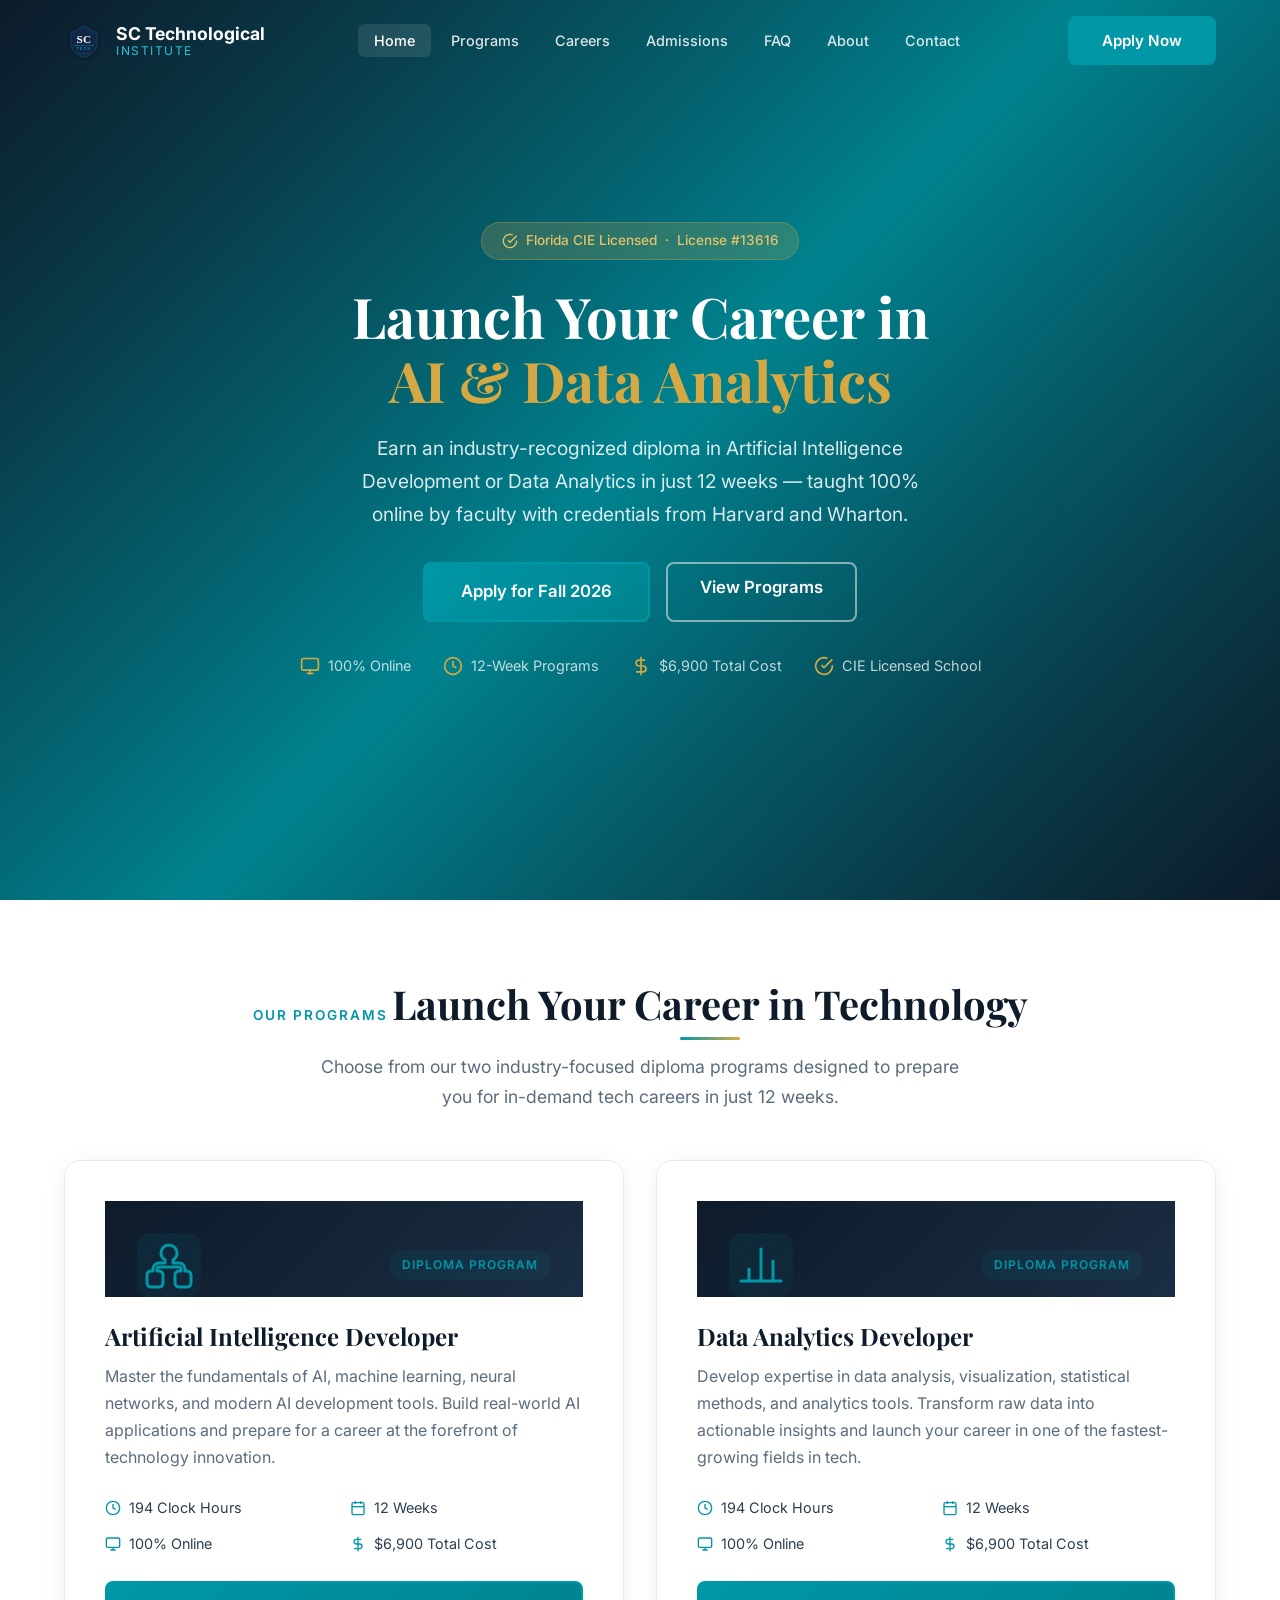
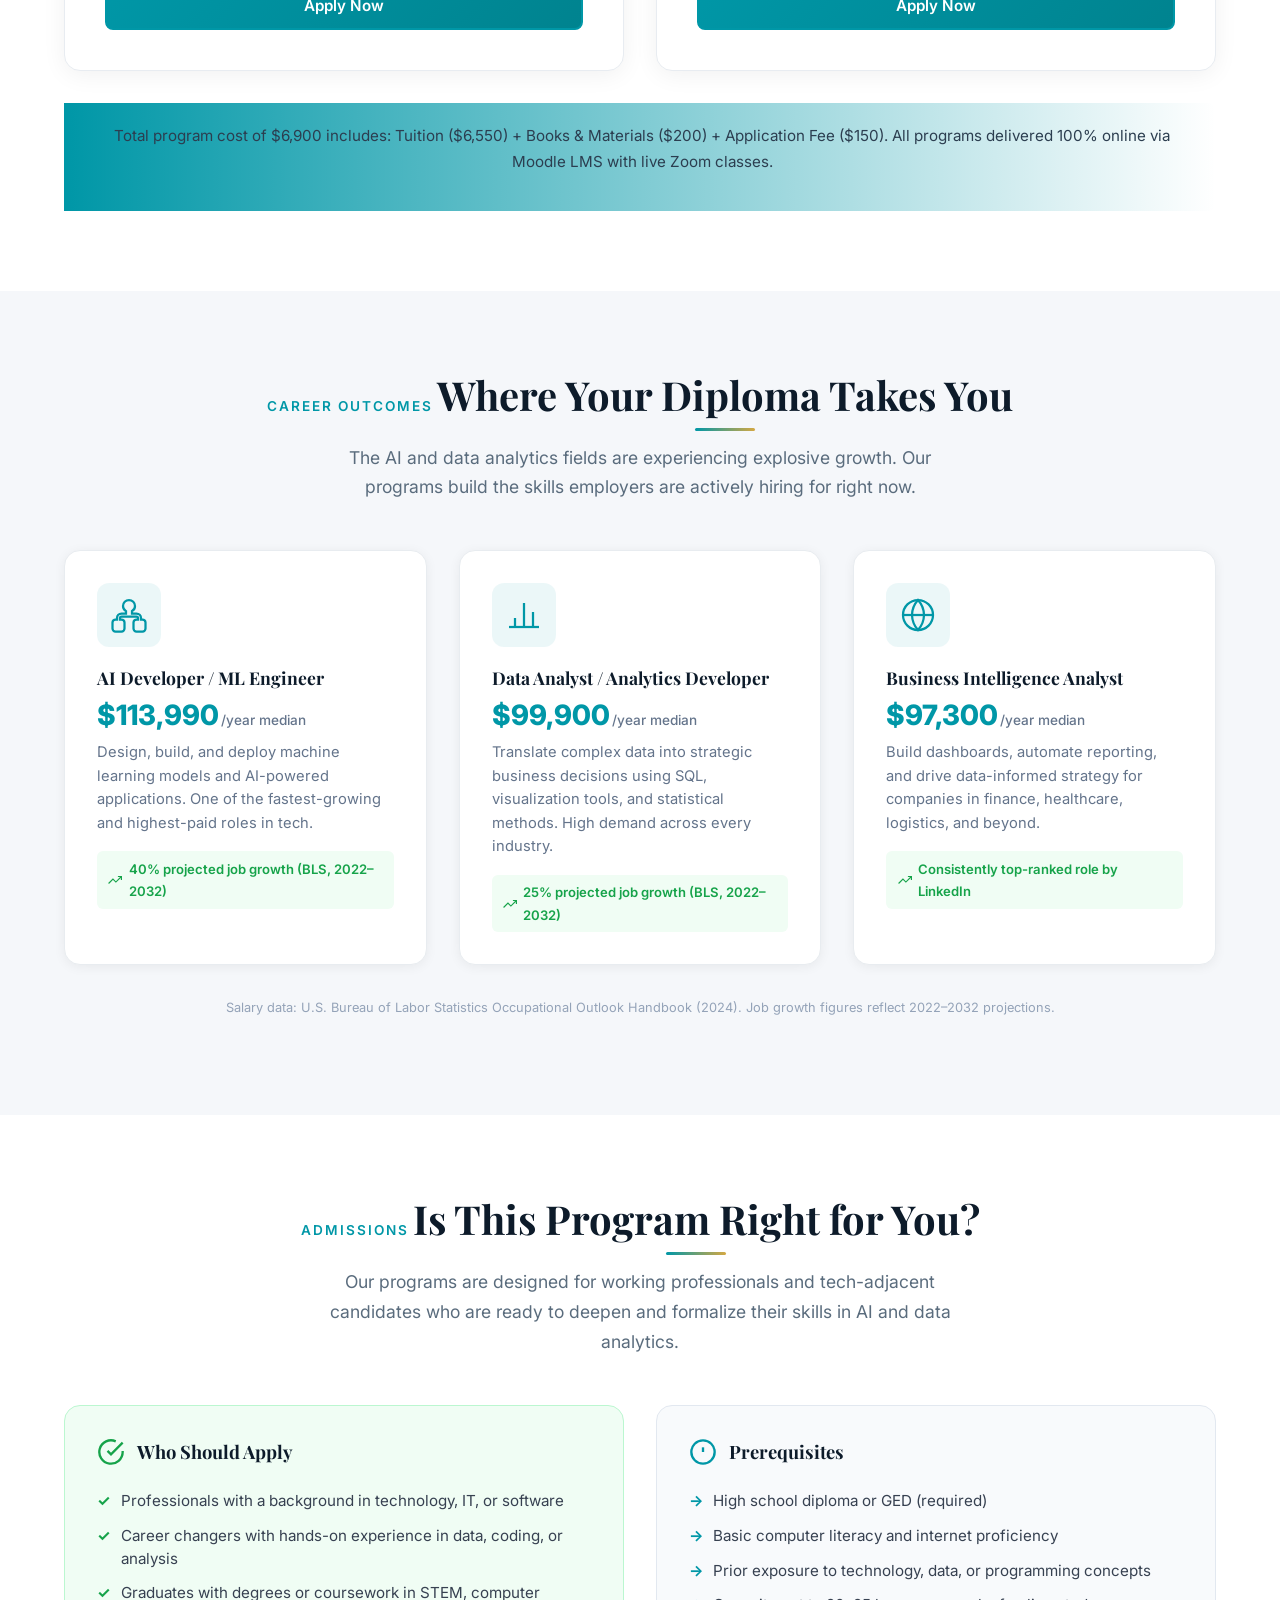
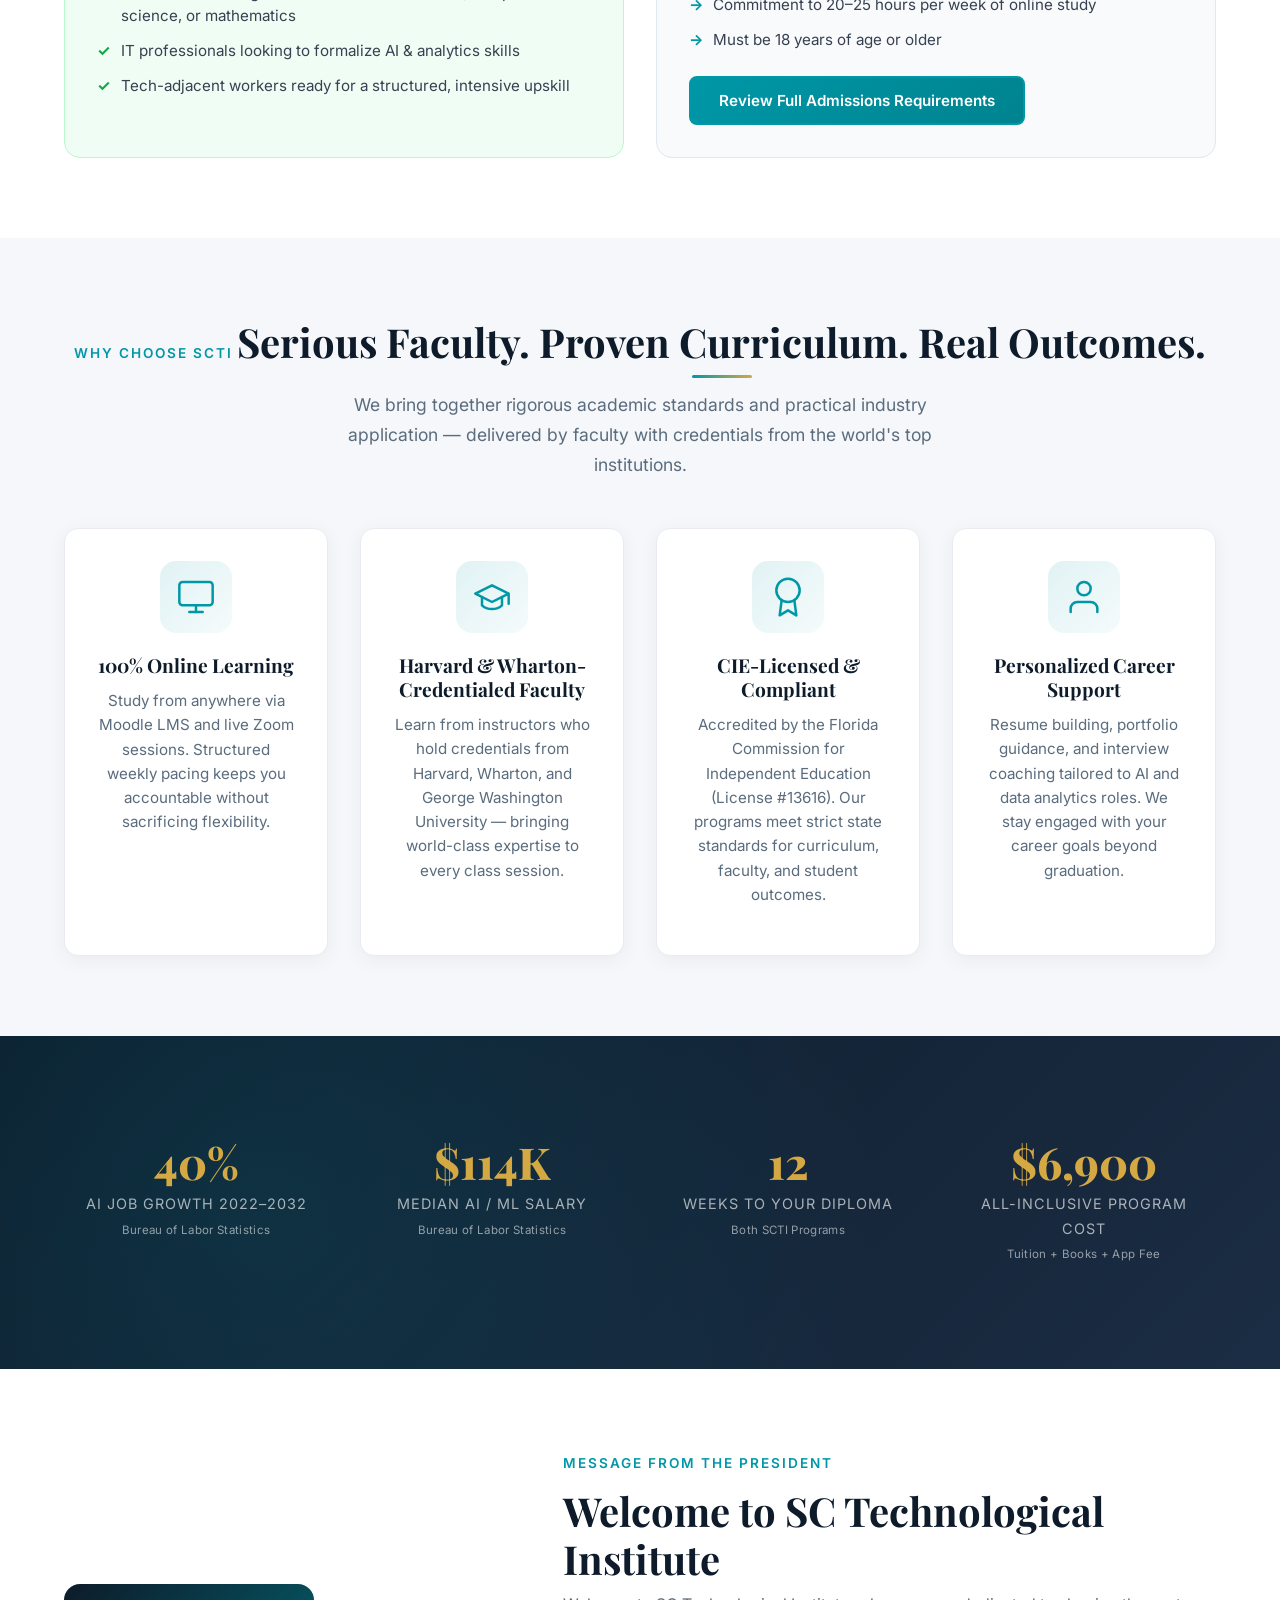
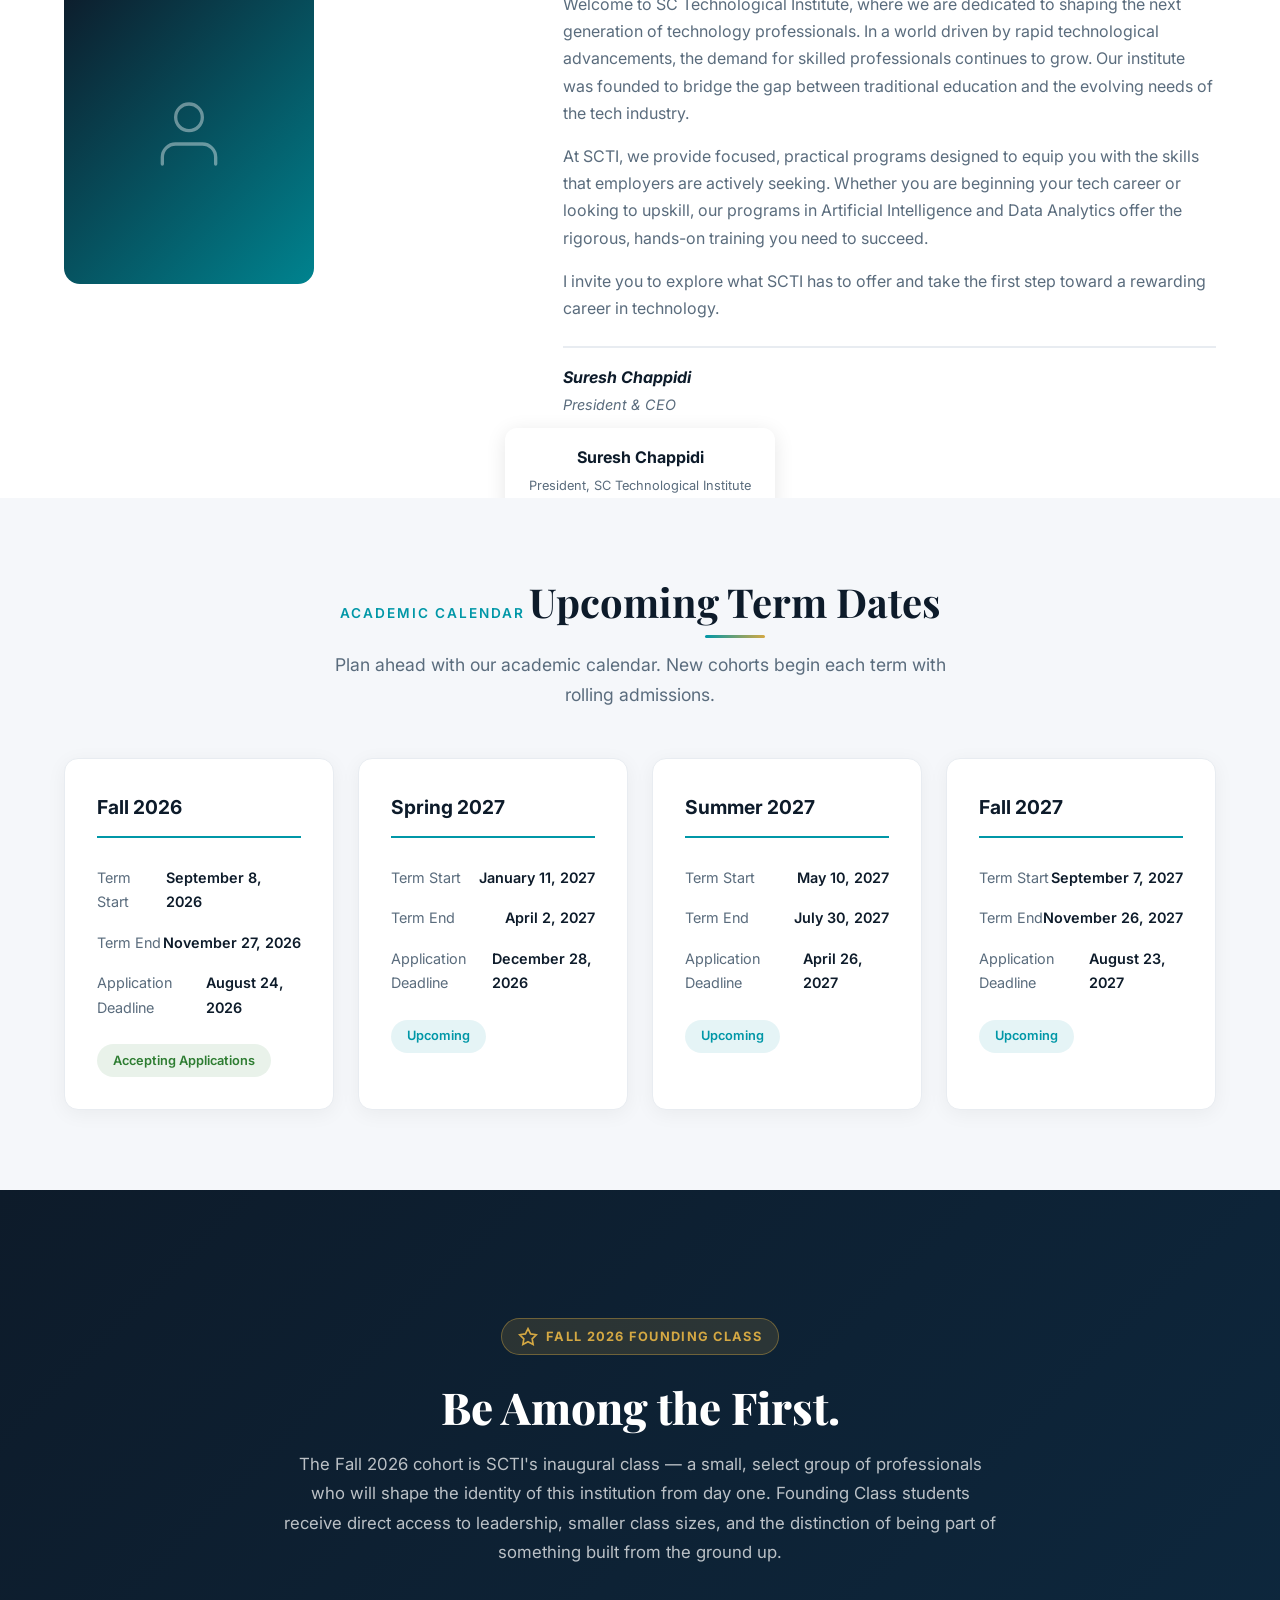
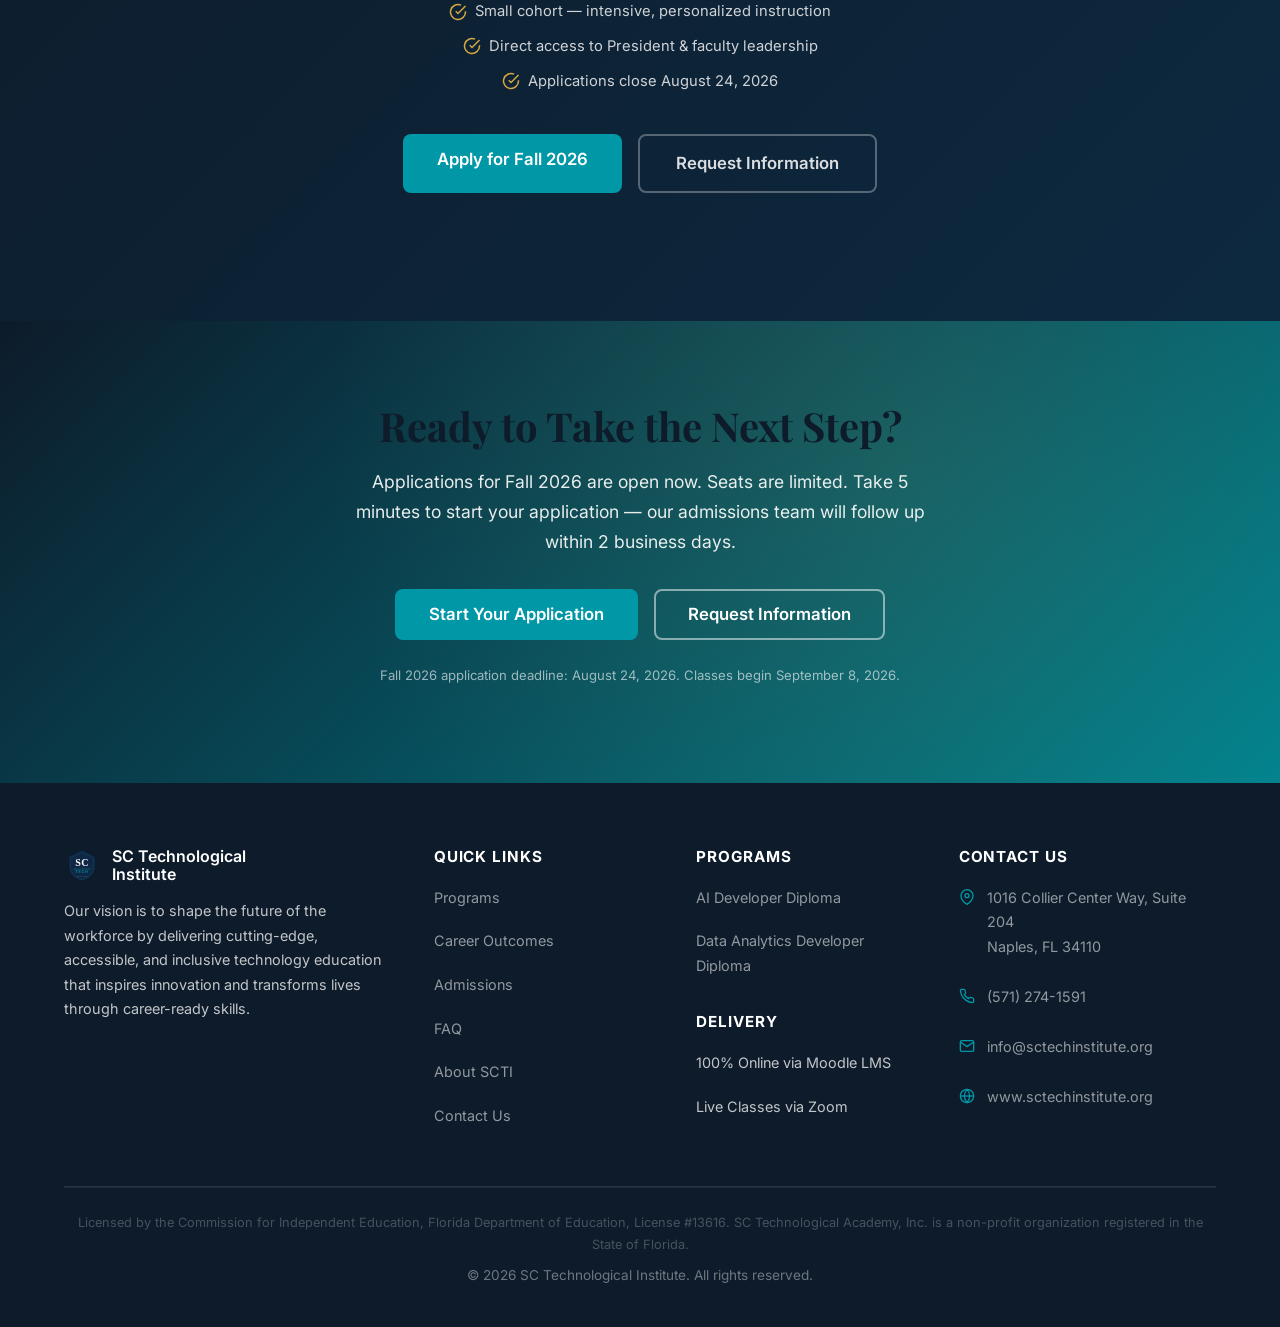
<file: index.html>
<!DOCTYPE html>
<html lang="en">
<head>
    <meta charset="UTF-8">
    <meta name="viewport" content="width=device-width, initial-scale=1.0">
    <meta name="description" content="Earn your diploma in AI Development or Data Analytics in 12 weeks. 100% online, $6,900 total cost. Florida CIE Licensed #13616. Faculty with Harvard & Wharton credentials. Fall 2026 now accepting applications.">
    <meta name="keywords" content="AI developer course online, data analytics certification Florida, online tech diploma, AI developer training, data analytics developer, tech school Naples Florida, FL CIE licensed tech school, artificial intelligence program online">
    <meta name="author" content="SC Technological Institute">
    <meta name="robots" content="index, follow">
    <link rel="canonical" href="https://www.sctechinstitute.org/">

    <!-- Open Graph -->
    <meta property="og:title" content="AI Developer & Data Analytics Diplomas Online | SC Technological Institute">
    <meta property="og:description" content="Earn your diploma in AI Development or Data Analytics in 12 weeks. 100% online, $6,900 total. Florida CIE Licensed. Faculty with Harvard & Wharton credentials. Fall 2026 accepting applications.">
    <meta property="og:type" content="website">
    <meta property="og:url" content="https://www.sctechinstitute.org">
    <meta property="og:site_name" content="SC Technological Institute">
    <meta property="og:locale" content="en_US">

    <meta property="og:image" content="https://www.sctechinstitute.org/images/logo.svg">

    <!-- Twitter Card -->
    <meta name="twitter:card" content="summary_large_image">
    <meta name="twitter:title" content="AI Developer &amp; Data Analytics Diplomas Online | SC Technological Institute">
    <meta name="twitter:description" content="12-week diploma programs in AI Development and Data Analytics. 100% online, $6,900 total. Florida CIE Licensed #13616. Fall 2026 accepting applications.">
    <meta name="twitter:image" content="https://www.sctechinstitute.org/images/logo.svg">

    <title>AI Developer &amp; Data Analytics Diplomas — 12 Weeks Online | SCTI Naples FL</title>

    <!-- Schema: Breadcrumbs -->
    <script type="application/ld+json">
    {
      "@context": "https://schema.org",
      "@type": "BreadcrumbList",
      "itemListElement": [
        { "@type": "ListItem", "position": 1, "name": "Home", "item": "https://www.sctechinstitute.org/" }
      ]
    }
    </script>

    <!-- Schema: WebSite (sitelinks search box eligibility) -->
    <script type="application/ld+json">
    {
      "@context": "https://schema.org",
      "@type": "WebSite",
      "name": "SC Technological Institute",
      "alternateName": "SCTI",
      "url": "https://www.sctechinstitute.org/",
      "publisher": {
        "@type": "EducationalOrganization",
        "name": "SC Technological Institute",
        "logo": "https://www.sctechinstitute.org/images/logo.svg"
      }
    }
    </script>

    <!-- Schema.org Structured Data -->
    <script type="application/ld+json">
    {
      "@context": "https://schema.org",
      "@type": "EducationalOrganization",
      "name": "SC Technological Institute",
      "alternateName": "SCTI",
      "url": "https://www.sctechinstitute.org",
      "logo": "https://www.sctechinstitute.org/images/logo.svg",
      "description": "SC Technological Institute offers diploma programs in AI Development and Data Analytics. 100% online, 12-week programs licensed by the Florida Commission for Independent Education.",
      "address": {
        "@type": "PostalAddress",
        "streetAddress": "1016 Collier Center Way, Suite 204",
        "addressLocality": "Naples",
        "addressRegion": "FL",
        "postalCode": "34110",
        "addressCountry": "US"
      },
      "telephone": "+15712741591",
      "email": "info@sctechinstitute.org",
      "hasCredential": "CIE License #13616 — Florida Commission for Independent Education",
      "hasOfferCatalog": {
        "@type": "OfferCatalog",
        "name": "Diploma Programs",
        "itemListElement": [
          {
            "@type": "Course",
            "name": "Artificial Intelligence Developer Diploma",
            "description": "Master AI, machine learning, neural networks and AI development tools in 12 weeks.",
            "provider": { "@type": "Organization", "name": "SC Technological Institute" },
            "timeRequired": "PT12W",
            "offers": { "@type": "Offer", "price": "6900", "priceCurrency": "USD" }
          },
          {
            "@type": "Course",
            "name": "Data Analytics Developer Diploma",
            "description": "Master data analysis, visualization, SQL and analytics tools in 12 weeks.",
            "provider": { "@type": "Organization", "name": "SC Technological Institute" },
            "timeRequired": "PT12W",
            "offers": { "@type": "Offer", "price": "6900", "priceCurrency": "USD" }
          }
        ]
      }
    }
    </script>

    <!-- Fonts -->
    <link rel="preconnect" href="https://fonts.googleapis.com">
    <link rel="preconnect" href="https://fonts.gstatic.com" crossorigin>
    <link href="https://fonts.googleapis.com/css2?family=Inter:wght@300;400;500;600;700&family=Playfair+Display:wght@400;600;700&display=swap" rel="stylesheet">

    <!-- Stylesheet -->
    <link rel="stylesheet" href="css/style.css">

    <!-- Favicon -->
    <link rel="icon" type="image/png" href="images/logo.svg">
</head>
<body>

    <!-- ================================================================
         NAVIGATION
         ================================================================ -->
    <nav class="main-nav" role="navigation" aria-label="Main navigation">
        <div class="nav-container">
            <a href="index.html" class="nav-logo" aria-label="SC Technological Institute Home">
                <img src="images/logo.svg" alt="SCTI Logo" class="nav-logo-img" onerror="this.style.display='none'; this.nextElementSibling.style.display='flex';">
                <div class="logo-text-fallback" style="display:none;">
                    <span class="logo-mark-sm">SCTI</span>
                </div>
                <div class="nav-logo-text">
                    <span class="nav-logo-name">SC Technological</span>
                    <span class="nav-logo-sub">Institute</span>
                </div>
            </a>

            <ul class="nav-menu" role="menubar">
                <li role="none"><a href="index.html" class="active" role="menuitem">Home</a></li>
                <li role="none"><a href="programs.html" role="menuitem">Programs</a></li>
                <li role="none"><a href="careers.html" role="menuitem">Careers</a></li>
                <li role="none"><a href="admissions.html" role="menuitem">Admissions</a></li>
                <li role="none"><a href="faq.html" role="menuitem">FAQ</a></li>
                <li role="none"><a href="about.html" role="menuitem">About</a></li>
                <li role="none"><a href="contact.html" role="menuitem">Contact</a></li>
            </ul>

            <a href="admissions.html" class="nav-cta btn btn-accent">Apply Now</a>

            <button class="hamburger" aria-label="Toggle menu" aria-expanded="false">
                <span></span>
                <span></span>
                <span></span>
            </button>
        </div>
    </nav>

    <main>
        <!-- ================================================================
             HERO SECTION
             ================================================================ -->
        <section class="hero" id="hero">
            <div class="hero-overlay"></div>
            <div class="hero-content container">
                <div class="hero-badge fade-in">
                    <svg width="16" height="16" viewBox="0 0 24 24" fill="none" stroke="currentColor" stroke-width="2"><path d="M22 11.08V12a10 10 0 1 1-5.93-9.14"/><polyline points="22 4 12 14.01 9 11.01"/></svg>
                    Florida CIE Licensed &nbsp;·&nbsp; License #13616
                </div>
                <h1 class="hero-title fade-in">Launch Your Career in<br><span class="text-accent">AI &amp; Data Analytics</span></h1>
                <p class="hero-subtitle fade-in">Earn an industry-recognized diploma in Artificial Intelligence Development or Data Analytics in just 12 weeks &mdash; taught 100% online by faculty with credentials from Harvard and Wharton.</p>
                <div class="hero-actions fade-in">
                    <a href="admissions.html" class="btn btn-primary btn-lg">Apply for Fall 2026</a>
                    <a href="#programs" class="btn btn-outline-light btn-lg">View Programs</a>
                </div>
                <div class="hero-highlights fade-in">
                    <div class="hero-highlight-item">
                        <svg width="20" height="20" viewBox="0 0 24 24" fill="none" stroke="currentColor" stroke-width="2"><rect x="2" y="3" width="20" height="14" rx="2" ry="2"/><line x1="8" y1="21" x2="16" y2="21"/><line x1="12" y1="17" x2="12" y2="21"/></svg>
                        <span>100% Online</span>
                    </div>
                    <div class="hero-highlight-item">
                        <svg width="20" height="20" viewBox="0 0 24 24" fill="none" stroke="currentColor" stroke-width="2"><circle cx="12" cy="12" r="10"/><polyline points="12 6 12 12 16 14"/></svg>
                        <span>12-Week Programs</span>
                    </div>
                    <div class="hero-highlight-item">
                        <svg width="20" height="20" viewBox="0 0 24 24" fill="none" stroke="currentColor" stroke-width="2"><line x1="12" y1="1" x2="12" y2="23"/><path d="M17 5H9.5a3.5 3.5 0 0 0 0 7h5a3.5 3.5 0 0 1 0 7H6"/></svg>
                        <span>$6,900 Total Cost</span>
                    </div>
                    <div class="hero-highlight-item">
                        <svg width="20" height="20" viewBox="0 0 24 24" fill="none" stroke="currentColor" stroke-width="2"><path d="M22 11.08V12a10 10 0 1 1-5.93-9.14"/><polyline points="22 4 12 14.01 9 11.01"/></svg>
                        <span>CIE Licensed School</span>
                    </div>
                </div>
            </div>
        </section>

        <!-- ================================================================
             PROGRAMS SECTION
             ================================================================ -->
        <section class="programs section" id="programs">
            <div class="container">
                <div class="section-header fade-in">
                    <span class="section-tag">Our Programs</span>
                    <h2 class="section-title">Launch Your Career in Technology</h2>
                    <p class="section-subtitle">Choose from our two industry-focused diploma programs designed to prepare you for in-demand tech careers in just 12 weeks.</p>
                </div>

                <div class="programs-grid">
                    <!-- AI Developer Program -->
                    <div class="program-card fade-in">
                        <div class="program-card-header">
                            <div class="program-icon">
                                <svg width="48" height="48" viewBox="0 0 24 24" fill="none" stroke="currentColor" stroke-width="1.5" stroke-linecap="round" stroke-linejoin="round">
                                    <path d="M12 2a4 4 0 0 1 4 4c0 1.5-.8 2.8-2 3.4V11h3a3 3 0 0 1 3 3v1h1a2 2 0 0 1 2 2v4a2 2 0 0 1-2 2h-4a2 2 0 0 1-2-2v-4a2 2 0 0 1 2-2h1v-1a1 1 0 0 0-1-1H7a1 1 0 0 0-1 1v1h1a2 2 0 0 1 2 2v4a2 2 0 0 1-2 2H3a2 2 0 0 1-2-2v-4a2 2 0 0 1 2-2h1v-1a3 3 0 0 1 3-3h3V9.4A4 4 0 0 1 8 6a4 4 0 0 1 4-4z"/>
                                </svg>
                            </div>
                            <span class="program-type">Diploma Program</span>
                        </div>
                        <h3 class="program-title">Artificial Intelligence Developer</h3>
                        <p class="program-description">Master the fundamentals of AI, machine learning, neural networks, and modern AI development tools. Build real-world AI applications and prepare for a career at the forefront of technology innovation.</p>
                        <div class="program-details">
                            <div class="program-detail-item">
                                <svg width="16" height="16" viewBox="0 0 24 24" fill="none" stroke="currentColor" stroke-width="2"><circle cx="12" cy="12" r="10"/><polyline points="12 6 12 12 16 14"/></svg>
                                <span>194 Clock Hours</span>
                            </div>
                            <div class="program-detail-item">
                                <svg width="16" height="16" viewBox="0 0 24 24" fill="none" stroke="currentColor" stroke-width="2"><rect x="3" y="4" width="18" height="18" rx="2" ry="2"/><line x1="16" y1="2" x2="16" y2="6"/><line x1="8" y1="2" x2="8" y2="6"/><line x1="3" y1="10" x2="21" y2="10"/></svg>
                                <span>12 Weeks</span>
                            </div>
                            <div class="program-detail-item">
                                <svg width="16" height="16" viewBox="0 0 24 24" fill="none" stroke="currentColor" stroke-width="2"><rect x="2" y="3" width="20" height="14" rx="2" ry="2"/><line x1="8" y1="21" x2="16" y2="21"/><line x1="12" y1="17" x2="12" y2="21"/></svg>
                                <span>100% Online</span>
                            </div>
                            <div class="program-detail-item">
                                <svg width="16" height="16" viewBox="0 0 24 24" fill="none" stroke="currentColor" stroke-width="2"><line x1="12" y1="1" x2="12" y2="23"/><path d="M17 5H9.5a3.5 3.5 0 0 0 0 7h5a3.5 3.5 0 0 1 0 7H6"/></svg>
                                <span>$6,900 Total Cost</span>
                            </div>
                        </div>
                        <a href="admissions.html" class="btn btn-primary btn-block">Apply Now</a>
                    </div>

                    <!-- Data Analytics Developer Program -->
                    <div class="program-card fade-in">
                        <div class="program-card-header">
                            <div class="program-icon">
                                <svg width="48" height="48" viewBox="0 0 24 24" fill="none" stroke="currentColor" stroke-width="1.5" stroke-linecap="round" stroke-linejoin="round">
                                    <line x1="18" y1="20" x2="18" y2="10"/><line x1="12" y1="20" x2="12" y2="4"/><line x1="6" y1="20" x2="6" y2="14"/><line x1="2" y1="20" x2="22" y2="20"/>
                                </svg>
                            </div>
                            <span class="program-type">Diploma Program</span>
                        </div>
                        <h3 class="program-title">Data Analytics Developer</h3>
                        <p class="program-description">Develop expertise in data analysis, visualization, statistical methods, and analytics tools. Transform raw data into actionable insights and launch your career in one of the fastest-growing fields in tech.</p>
                        <div class="program-details">
                            <div class="program-detail-item">
                                <svg width="16" height="16" viewBox="0 0 24 24" fill="none" stroke="currentColor" stroke-width="2"><circle cx="12" cy="12" r="10"/><polyline points="12 6 12 12 16 14"/></svg>
                                <span>194 Clock Hours</span>
                            </div>
                            <div class="program-detail-item">
                                <svg width="16" height="16" viewBox="0 0 24 24" fill="none" stroke="currentColor" stroke-width="2"><rect x="3" y="4" width="18" height="18" rx="2" ry="2"/><line x1="16" y1="2" x2="16" y2="6"/><line x1="8" y1="2" x2="8" y2="6"/><line x1="3" y1="10" x2="21" y2="10"/></svg>
                                <span>12 Weeks</span>
                            </div>
                            <div class="program-detail-item">
                                <svg width="16" height="16" viewBox="0 0 24 24" fill="none" stroke="currentColor" stroke-width="2"><rect x="2" y="3" width="20" height="14" rx="2" ry="2"/><line x1="8" y1="21" x2="16" y2="21"/><line x1="12" y1="17" x2="12" y2="21"/></svg>
                                <span>100% Online</span>
                            </div>
                            <div class="program-detail-item">
                                <svg width="16" height="16" viewBox="0 0 24 24" fill="none" stroke="currentColor" stroke-width="2"><line x1="12" y1="1" x2="12" y2="23"/><path d="M17 5H9.5a3.5 3.5 0 0 0 0 7h5a3.5 3.5 0 0 1 0 7H6"/></svg>
                                <span>$6,900 Total Cost</span>
                            </div>
                        </div>
                        <a href="admissions.html" class="btn btn-primary btn-block">Apply Now</a>
                    </div>
                </div>

                <div class="programs-note fade-in">
                    <p>Total program cost of $6,900 includes: Tuition ($6,550) + Books &amp; Materials ($200) + Application Fee ($150). All programs delivered 100% online via Moodle LMS with live Zoom classes.</p>
                </div>
            </div>
        </section>

        <!-- ================================================================
             CAREER OUTCOMES SECTION
             ================================================================ -->
        <section class="outcomes section section-alt" id="outcomes">
            <div class="container">
                <div class="section-header fade-in">
                    <span class="section-tag">Career Outcomes</span>
                    <h2 class="section-title">Where Your Diploma Takes You</h2>
                    <p class="section-subtitle">The AI and data analytics fields are experiencing explosive growth. Our programs build the skills employers are actively hiring for right now.</p>
                </div>

                <div class="outcomes-grid">
                    <div class="outcome-card fade-in">
                        <div class="outcome-icon">
                            <svg width="36" height="36" viewBox="0 0 24 24" fill="none" stroke="currentColor" stroke-width="1.5"><path d="M12 2a4 4 0 0 1 4 4c0 1.5-.8 2.8-2 3.4V11h3a3 3 0 0 1 3 3v1h1a2 2 0 0 1 2 2v4a2 2 0 0 1-2 2h-4a2 2 0 0 1-2-2v-4a2 2 0 0 1 2-2h1v-1a1 1 0 0 0-1-1H7a1 1 0 0 0-1 1v1h1a2 2 0 0 1 2 2v4a2 2 0 0 1-2 2H3a2 2 0 0 1-2-2v-4a2 2 0 0 1 2-2h1v-1a3 3 0 0 1 3-3h3V9.4A4 4 0 0 1 8 6a4 4 0 0 1 4-4z"/></svg>
                        </div>
                        <h3>AI Developer / ML Engineer</h3>
                        <div class="outcome-salary">$113,990<span>/year median</span></div>
                        <p>Design, build, and deploy machine learning models and AI-powered applications. One of the fastest-growing and highest-paid roles in tech.</p>
                        <div class="outcome-growth">
                            <svg width="14" height="14" viewBox="0 0 24 24" fill="none" stroke="currentColor" stroke-width="2"><polyline points="23 6 13.5 15.5 8.5 10.5 1 18"/><polyline points="17 6 23 6 23 12"/></svg>
                            40% projected job growth (BLS, 2022–2032)
                        </div>
                    </div>

                    <div class="outcome-card fade-in">
                        <div class="outcome-icon">
                            <svg width="36" height="36" viewBox="0 0 24 24" fill="none" stroke="currentColor" stroke-width="1.5"><line x1="18" y1="20" x2="18" y2="10"/><line x1="12" y1="20" x2="12" y2="4"/><line x1="6" y1="20" x2="6" y2="14"/><line x1="2" y1="20" x2="22" y2="20"/></svg>
                        </div>
                        <h3>Data Analyst / Analytics Developer</h3>
                        <div class="outcome-salary">$99,900<span>/year median</span></div>
                        <p>Translate complex data into strategic business decisions using SQL, visualization tools, and statistical methods. High demand across every industry.</p>
                        <div class="outcome-growth">
                            <svg width="14" height="14" viewBox="0 0 24 24" fill="none" stroke="currentColor" stroke-width="2"><polyline points="23 6 13.5 15.5 8.5 10.5 1 18"/><polyline points="17 6 23 6 23 12"/></svg>
                            25% projected job growth (BLS, 2022–2032)
                        </div>
                    </div>

                    <div class="outcome-card fade-in">
                        <div class="outcome-icon">
                            <svg width="36" height="36" viewBox="0 0 24 24" fill="none" stroke="currentColor" stroke-width="1.5"><circle cx="12" cy="12" r="10"/><line x1="2" y1="12" x2="22" y2="12"/><path d="M12 2a15.3 15.3 0 0 1 4 10 15.3 15.3 0 0 1-4 10 15.3 15.3 0 0 1-4-10 15.3 15.3 0 0 1 4-10z"/></svg>
                        </div>
                        <h3>Business Intelligence Analyst</h3>
                        <div class="outcome-salary">$97,300<span>/year median</span></div>
                        <p>Build dashboards, automate reporting, and drive data-informed strategy for companies in finance, healthcare, logistics, and beyond.</p>
                        <div class="outcome-growth">
                            <svg width="14" height="14" viewBox="0 0 24 24" fill="none" stroke="currentColor" stroke-width="2"><polyline points="23 6 13.5 15.5 8.5 10.5 1 18"/><polyline points="17 6 23 6 23 12"/></svg>
                            Consistently top-ranked role by LinkedIn
                        </div>
                    </div>
                </div>
                <p class="outcomes-source fade-in">Salary data: U.S. Bureau of Labor Statistics Occupational Outlook Handbook (2024). Job growth figures reflect 2022–2032 projections.</p>
            </div>
        </section>

        <!-- ================================================================
             WHO THIS IS FOR
             ================================================================ -->
        <section class="who-section section" id="who">
            <div class="container">
                <div class="section-header fade-in">
                    <span class="section-tag">Admissions</span>
                    <h2 class="section-title">Is This Program Right for You?</h2>
                    <p class="section-subtitle">Our programs are designed for working professionals and tech-adjacent candidates who are ready to deepen and formalize their skills in AI and data analytics.</p>
                </div>

                <div class="who-grid">
                    <div class="who-card who-card-yes fade-in">
                        <div class="who-card-header">
                            <svg width="28" height="28" viewBox="0 0 24 24" fill="none" stroke="currentColor" stroke-width="2"><path d="M22 11.08V12a10 10 0 1 1-5.93-9.14"/><polyline points="22 4 12 14.01 9 11.01"/></svg>
                            <h3>Who Should Apply</h3>
                        </div>
                        <ul class="who-list">
                            <li>Professionals with a background in technology, IT, or software</li>
                            <li>Career changers with hands-on experience in data, coding, or analysis</li>
                            <li>Graduates with degrees or coursework in STEM, computer science, or mathematics</li>
                            <li>IT professionals looking to formalize AI &amp; analytics skills</li>
                            <li>Tech-adjacent workers ready for a structured, intensive upskill</li>
                        </ul>
                    </div>

                    <div class="who-card who-card-prereq fade-in">
                        <div class="who-card-header">
                            <svg width="28" height="28" viewBox="0 0 24 24" fill="none" stroke="currentColor" stroke-width="2"><circle cx="12" cy="12" r="10"/><line x1="12" y1="8" x2="12" y2="12"/><line x1="12" y1="16" x2="12.01" y2="16"/></svg>
                            <h3>Prerequisites</h3>
                        </div>
                        <ul class="who-list">
                            <li>High school diploma or GED (required)</li>
                            <li>Basic computer literacy and internet proficiency</li>
                            <li>Prior exposure to technology, data, or programming concepts</li>
                            <li>Commitment to 20–25 hours per week of online study</li>
                            <li>Must be 18 years of age or older</li>
                        </ul>
                        <a href="admissions.html" class="btn btn-primary" style="margin-top:1.5rem; display:inline-flex;">Review Full Admissions Requirements</a>
                    </div>
                </div>
            </div>
        </section>

        <!-- ================================================================
             WHY SCTI SECTION
             ================================================================ -->
        <section class="why-scti section section-alt" id="why-scti">
            <div class="container">
                <div class="section-header fade-in">
                    <span class="section-tag">Why Choose SCTI</span>
                    <h2 class="section-title">Serious Faculty. Proven Curriculum. Real Outcomes.</h2>
                    <p class="section-subtitle">We bring together rigorous academic standards and practical industry application — delivered by faculty with credentials from the world's top institutions.</p>
                </div>

                <div class="features-grid features-grid-4">
                    <div class="feature-card fade-in">
                        <div class="feature-icon">
                            <svg width="40" height="40" viewBox="0 0 24 24" fill="none" stroke="currentColor" stroke-width="1.5" stroke-linecap="round" stroke-linejoin="round">
                                <rect x="2" y="3" width="20" height="14" rx="2" ry="2"/><line x1="8" y1="21" x2="16" y2="21"/><line x1="12" y1="17" x2="12" y2="21"/>
                            </svg>
                        </div>
                        <h3>100% Online Learning</h3>
                        <p>Study from anywhere via Moodle LMS and live Zoom sessions. Structured weekly pacing keeps you accountable without sacrificing flexibility.</p>
                    </div>

                    <div class="feature-card fade-in">
                        <div class="feature-icon">
                            <svg width="40" height="40" viewBox="0 0 24 24" fill="none" stroke="currentColor" stroke-width="1.5" stroke-linecap="round" stroke-linejoin="round">
                                <path d="M22 10v6M2 10l10-5 10 5-10 5z"/><path d="M6 12v5c3 3 9 3 12 0v-5"/>
                            </svg>
                        </div>
                        <h3>Harvard &amp; Wharton-Credentialed Faculty</h3>
                        <p>Learn from instructors who hold credentials from Harvard, Wharton, and George Washington University — bringing world-class expertise to every class session.</p>
                    </div>

                    <div class="feature-card fade-in">
                        <div class="feature-icon">
                            <svg width="40" height="40" viewBox="0 0 24 24" fill="none" stroke="currentColor" stroke-width="1.5" stroke-linecap="round" stroke-linejoin="round">
                                <circle cx="12" cy="8" r="7"/><polyline points="8.21 13.89 7 23 12 20 17 23 15.79 13.88"/>
                            </svg>
                        </div>
                        <h3>CIE-Licensed &amp; Compliant</h3>
                        <p>Accredited by the Florida Commission for Independent Education (License #13616). Our programs meet strict state standards for curriculum, faculty, and student outcomes.</p>
                    </div>

                    <div class="feature-card fade-in">
                        <div class="feature-icon">
                            <svg width="40" height="40" viewBox="0 0 24 24" fill="none" stroke="currentColor" stroke-width="1.5" stroke-linecap="round" stroke-linejoin="round">
                                <path d="M20 21v-2a4 4 0 0 0-4-4H8a4 4 0 0 0-4 4v2"/><circle cx="12" cy="7" r="4"/>
                            </svg>
                        </div>
                        <h3>Personalized Career Support</h3>
                        <p>Resume building, portfolio guidance, and interview coaching tailored to AI and data analytics roles. We stay engaged with your career goals beyond graduation.</p>
                    </div>
                </div>
            </div>
        </section>

        <!-- ================================================================
             STATISTICS SECTION
             ================================================================ -->
        <section class="stats section" id="stats">
            <div class="stats-overlay"></div>
            <div class="container">
                <div class="stats-grid">
                    <div class="stat-item fade-in">
                        <div class="stat-number">40%</div>
                        <div class="stat-label">AI Job Growth 2022–2032</div>
                        <div class="stat-source">Bureau of Labor Statistics</div>
                    </div>
                    <div class="stat-item fade-in">
                        <div class="stat-number">$114K</div>
                        <div class="stat-label">Median AI / ML Salary</div>
                        <div class="stat-source">Bureau of Labor Statistics</div>
                    </div>
                    <div class="stat-item fade-in">
                        <div class="stat-number">12</div>
                        <div class="stat-label">Weeks to Your Diploma</div>
                        <div class="stat-source">Both SCTI Programs</div>
                    </div>
                    <div class="stat-item fade-in">
                        <div class="stat-number">$6,900</div>
                        <div class="stat-label">All-Inclusive Program Cost</div>
                        <div class="stat-source">Tuition + Books + App Fee</div>
                    </div>
                </div>
            </div>
        </section>

        <!-- ================================================================
             PRESIDENT'S MESSAGE
             ================================================================ -->
        <section class="president section" id="about">
            <div class="container">
                <div class="president-grid">
                    <div class="president-image fade-in" data-placeholder>
                        <div class="president-image-placeholder">
                            <svg width="80" height="80" viewBox="0 0 24 24" fill="none" stroke="rgba(255,255,255,0.4)" stroke-width="1" stroke-linecap="round" stroke-linejoin="round">
                                <path d="M20 21v-2a4 4 0 0 0-4-4H8a4 4 0 0 0-4 4v2"/><circle cx="12" cy="7" r="4"/>
                            </svg>
                        </div>
                        <div class="president-name-card">
                            <strong>Suresh Chappidi</strong>
                            <span>President, SC Technological Institute</span>
                        </div>
                    </div>
                    <div class="president-content fade-in">
                        <span class="section-tag">Message from the President</span>
                        <h2 class="section-title">Welcome to SC Technological Institute</h2>
                        <p>Welcome to SC Technological Institute, where we are dedicated to shaping the next generation of technology professionals. In a world driven by rapid technological advancements, the demand for skilled professionals continues to grow. Our institute was founded to bridge the gap between traditional education and the evolving needs of the tech industry.</p>
                        <p>At SCTI, we provide focused, practical programs designed to equip you with the skills that employers are actively seeking. Whether you are beginning your tech career or looking to upskill, our programs in Artificial Intelligence and Data Analytics offer the rigorous, hands-on training you need to succeed.</p>
                        <p>I invite you to explore what SCTI has to offer and take the first step toward a rewarding career in technology.</p>
                        <div class="president-signature">
                            <strong>Suresh Chappidi</strong>
                            <span>President &amp; CEO</span>
                        </div>
                    </div>
                </div>
            </div>
        </section>

        <!-- ================================================================
             ACADEMIC CALENDAR
             ================================================================ -->
        <section class="calendar section section-alt" id="calendar">
            <div class="container">
                <div class="section-header fade-in">
                    <span class="section-tag">Academic Calendar</span>
                    <h2 class="section-title">Upcoming Term Dates</h2>
                    <p class="section-subtitle">Plan ahead with our academic calendar. New cohorts begin each term with rolling admissions.</p>
                </div>

                <div class="calendar-grid">
                    <div class="calendar-card fade-in">
                        <div class="calendar-term">Fall 2026</div>
                        <div class="calendar-dates">
                            <div class="calendar-date-row">
                                <span class="calendar-label">Term Start</span>
                                <span class="calendar-value">September 8, 2026</span>
                            </div>
                            <div class="calendar-date-row">
                                <span class="calendar-label">Term End</span>
                                <span class="calendar-value">November 27, 2026</span>
                            </div>
                            <div class="calendar-date-row">
                                <span class="calendar-label">Application Deadline</span>
                                <span class="calendar-value">August 24, 2026</span>
                            </div>
                        </div>
                        <span class="calendar-status calendar-status-open">Accepting Applications</span>
                    </div>

                    <div class="calendar-card fade-in">
                        <div class="calendar-term">Spring 2027</div>
                        <div class="calendar-dates">
                            <div class="calendar-date-row">
                                <span class="calendar-label">Term Start</span>
                                <span class="calendar-value">January 11, 2027</span>
                            </div>
                            <div class="calendar-date-row">
                                <span class="calendar-label">Term End</span>
                                <span class="calendar-value">April 2, 2027</span>
                            </div>
                            <div class="calendar-date-row">
                                <span class="calendar-label">Application Deadline</span>
                                <span class="calendar-value">December 28, 2026</span>
                            </div>
                        </div>
                        <span class="calendar-status calendar-status-upcoming">Upcoming</span>
                    </div>

                    <div class="calendar-card fade-in">
                        <div class="calendar-term">Summer 2027</div>
                        <div class="calendar-dates">
                            <div class="calendar-date-row">
                                <span class="calendar-label">Term Start</span>
                                <span class="calendar-value">May 10, 2027</span>
                            </div>
                            <div class="calendar-date-row">
                                <span class="calendar-label">Term End</span>
                                <span class="calendar-value">July 30, 2027</span>
                            </div>
                            <div class="calendar-date-row">
                                <span class="calendar-label">Application Deadline</span>
                                <span class="calendar-value">April 26, 2027</span>
                            </div>
                        </div>
                        <span class="calendar-status calendar-status-upcoming">Upcoming</span>
                    </div>

                    <div class="calendar-card fade-in">
                        <div class="calendar-term">Fall 2027</div>
                        <div class="calendar-dates">
                            <div class="calendar-date-row">
                                <span class="calendar-label">Term Start</span>
                                <span class="calendar-value">September 7, 2027</span>
                            </div>
                            <div class="calendar-date-row">
                                <span class="calendar-label">Term End</span>
                                <span class="calendar-value">November 26, 2027</span>
                            </div>
                            <div class="calendar-date-row">
                                <span class="calendar-label">Application Deadline</span>
                                <span class="calendar-value">August 23, 2027</span>
                            </div>
                        </div>
                        <span class="calendar-status calendar-status-upcoming">Upcoming</span>
                    </div>
                </div>
            </div>
        </section>

        <!-- ================================================================
             FOUNDING CLASS SECTION
             ================================================================ -->
        <section class="founding section" id="founding">
            <div class="container">
                <div class="founding-inner fade-in">
                    <div class="founding-badge">
                        <svg width="20" height="20" viewBox="0 0 24 24" fill="none" stroke="currentColor" stroke-width="2"><polygon points="12 2 15.09 8.26 22 9.27 17 14.14 18.18 21.02 12 17.77 5.82 21.02 7 14.14 2 9.27 8.91 8.26 12 2"/></svg>
                        Fall 2026 Founding Class
                    </div>
                    <h2 class="founding-title">Be Among the First.</h2>
                    <p class="founding-text">The Fall 2026 cohort is SCTI's inaugural class — a small, select group of professionals who will shape the identity of this institution from day one. Founding Class students receive direct access to leadership, smaller class sizes, and the distinction of being part of something built from the ground up.</p>
                    <div class="founding-highlights">
                        <div class="founding-highlight">
                            <svg width="18" height="18" viewBox="0 0 24 24" fill="none" stroke="currentColor" stroke-width="2"><path d="M22 11.08V12a10 10 0 1 1-5.93-9.14"/><polyline points="22 4 12 14.01 9 11.01"/></svg>
                            Small cohort — intensive, personalized instruction
                        </div>
                        <div class="founding-highlight">
                            <svg width="18" height="18" viewBox="0 0 24 24" fill="none" stroke="currentColor" stroke-width="2"><path d="M22 11.08V12a10 10 0 1 1-5.93-9.14"/><polyline points="22 4 12 14.01 9 11.01"/></svg>
                            Direct access to President &amp; faculty leadership
                        </div>
                        <div class="founding-highlight">
                            <svg width="18" height="18" viewBox="0 0 24 24" fill="none" stroke="currentColor" stroke-width="2"><path d="M22 11.08V12a10 10 0 1 1-5.93-9.14"/><polyline points="22 4 12 14.01 9 11.01"/></svg>
                            Applications close August 24, 2026
                        </div>
                    </div>
                    <div class="founding-actions">
                        <a href="admissions.html" class="btn btn-accent btn-lg">Apply for Fall 2026</a>
                        <a href="contact.html" class="btn btn-outline-dark btn-lg">Request Information</a>
                    </div>
                </div>
            </div>
        </section>

        <!-- ================================================================
             CALL TO ACTION
             ================================================================ -->
        <section class="cta section" id="cta">
            <div class="cta-overlay"></div>
            <div class="container">
                <div class="cta-content fade-in">
                    <h2 class="cta-title">Ready to Take the Next Step?</h2>
                    <p class="cta-subtitle">Applications for Fall 2026 are open now. Seats are limited. Take 5 minutes to start your application — our admissions team will follow up within 2 business days.</p>
                    <div class="cta-actions">
                        <a href="admissions.html" class="btn btn-accent btn-lg">Start Your Application</a>
                        <a href="contact.html" class="btn btn-outline-light btn-lg">Request Information</a>
                    </div>
                    <p class="cta-fine">Fall 2026 application deadline: August 24, 2026. Classes begin September 8, 2026.</p>
                </div>
            </div>
        </section>
    </main>

    <!-- ================================================================
         FOOTER
         ================================================================ -->
    <footer class="site-footer" role="contentinfo">
        <div class="container">
            <div class="footer-grid">
                <!-- Column 1: About -->
                <div class="footer-col">
                    <div class="footer-logo">
                        <img src="images/logo.svg" alt="SCTI Logo" class="footer-logo-img" onerror="this.style.display='none'; this.nextElementSibling.style.display='flex';">
                        <div class="logo-text-fallback" style="display:none;">
                            <span class="logo-mark-sm">SCTI</span>
                        </div>
                        <div class="footer-logo-text">
                            <span>SC Technological</span>
                            <span>Institute</span>
                        </div>
                    </div>
                    <p class="footer-about">Our vision is to shape the future of the workforce by delivering cutting-edge, accessible, and inclusive technology education that inspires innovation and transforms lives through career-ready skills.</p>
                </div>

                <!-- Column 2: Quick Links -->
                <div class="footer-col">
                    <h4 class="footer-heading">Quick Links</h4>
                    <ul class="footer-links">
                        <li><a href="programs.html">Programs</a></li>
                        <li><a href="careers.html">Career Outcomes</a></li>
                        <li><a href="admissions.html">Admissions</a></li>
                        <li><a href="faq.html">FAQ</a></li>
                        <li><a href="about.html">About SCTI</a></li>
                        <li><a href="contact.html">Contact Us</a></li>
                    </ul>
                </div>

                <!-- Column 3: Programs -->
                <div class="footer-col">
                    <h4 class="footer-heading">Programs</h4>
                    <ul class="footer-links">
                        <li><a href="programs.html">AI Developer Diploma</a></li>
                        <li><a href="programs.html">Data Analytics Developer Diploma</a></li>
                    </ul>
                    <h4 class="footer-heading" style="margin-top: 1.5rem;">Delivery</h4>
                    <ul class="footer-links">
                        <li>100% Online via Moodle LMS</li>
                        <li>Live Classes via Zoom</li>
                    </ul>
                </div>

                <!-- Column 4: Contact -->
                <div class="footer-col">
                    <h4 class="footer-heading">Contact Us</h4>
                    <ul class="footer-contact">
                        <li>
                            <svg width="16" height="16" viewBox="0 0 24 24" fill="none" stroke="currentColor" stroke-width="2"><path d="M21 10c0 7-9 13-9 13s-9-6-9-13a9 9 0 0 1 18 0z"/><circle cx="12" cy="10" r="3"/></svg>
                            <span>1016 Collier Center Way, Suite 204<br>Naples, FL 34110</span>
                        </li>
                        <li>
                            <svg width="16" height="16" viewBox="0 0 24 24" fill="none" stroke="currentColor" stroke-width="2"><path d="M22 16.92v3a2 2 0 0 1-2.18 2 19.79 19.79 0 0 1-8.63-3.07 19.5 19.5 0 0 1-6-6 19.79 19.79 0 0 1-3.07-8.67A2 2 0 0 1 4.11 2h3a2 2 0 0 1 2 1.72c.127.96.361 1.903.7 2.81a2 2 0 0 1-.45 2.11L8.09 9.91a16 16 0 0 0 6 6l1.27-1.27a2 2 0 0 1 2.11-.45c.907.339 1.85.573 2.81.7A2 2 0 0 1 22 16.92z"/></svg>
                            <a href="tel:+15712741591">(571) 274-1591</a>
                        </li>
                        <li>
                            <svg width="16" height="16" viewBox="0 0 24 24" fill="none" stroke="currentColor" stroke-width="2"><path d="M4 4h16c1.1 0 2 .9 2 2v12c0 1.1-.9 2-2 2H4c-1.1 0-2-.9-2-2V6c0-1.1.9-2 2-2z"/><polyline points="22,6 12,13 2,6"/></svg>
                            <a href="mailto:info@sctechinstitute.org">info@sctechinstitute.org</a>
                        </li>
                        <li>
                            <svg width="16" height="16" viewBox="0 0 24 24" fill="none" stroke="currentColor" stroke-width="2"><circle cx="12" cy="12" r="10"/><line x1="2" y1="12" x2="22" y2="12"/><path d="M12 2a15.3 15.3 0 0 1 4 10 15.3 15.3 0 0 1-4 10 15.3 15.3 0 0 1-4-10 15.3 15.3 0 0 1 4-10z"/></svg>
                            <a href="https://www.sctechinstitute.org" target="_blank" rel="noopener">www.sctechinstitute.org</a>
                        </li>
                    </ul>
                </div>
            </div>

            <div class="footer-bottom">
                <div class="footer-bottom-content">
                    <p class="footer-licensure">Licensed by the Commission for Independent Education, Florida Department of Education, License #13616. SC Technological Academy, Inc. is a non-profit organization registered in the State of Florida.</p>
                    <p class="footer-copyright">&copy; 2026 SC Technological Institute. All rights reserved.</p>
                </div>
            </div>
        </div>
    </footer>

    <!-- JavaScript -->
    <script src="js/main.js"></script>
</body>
</html>
</file>
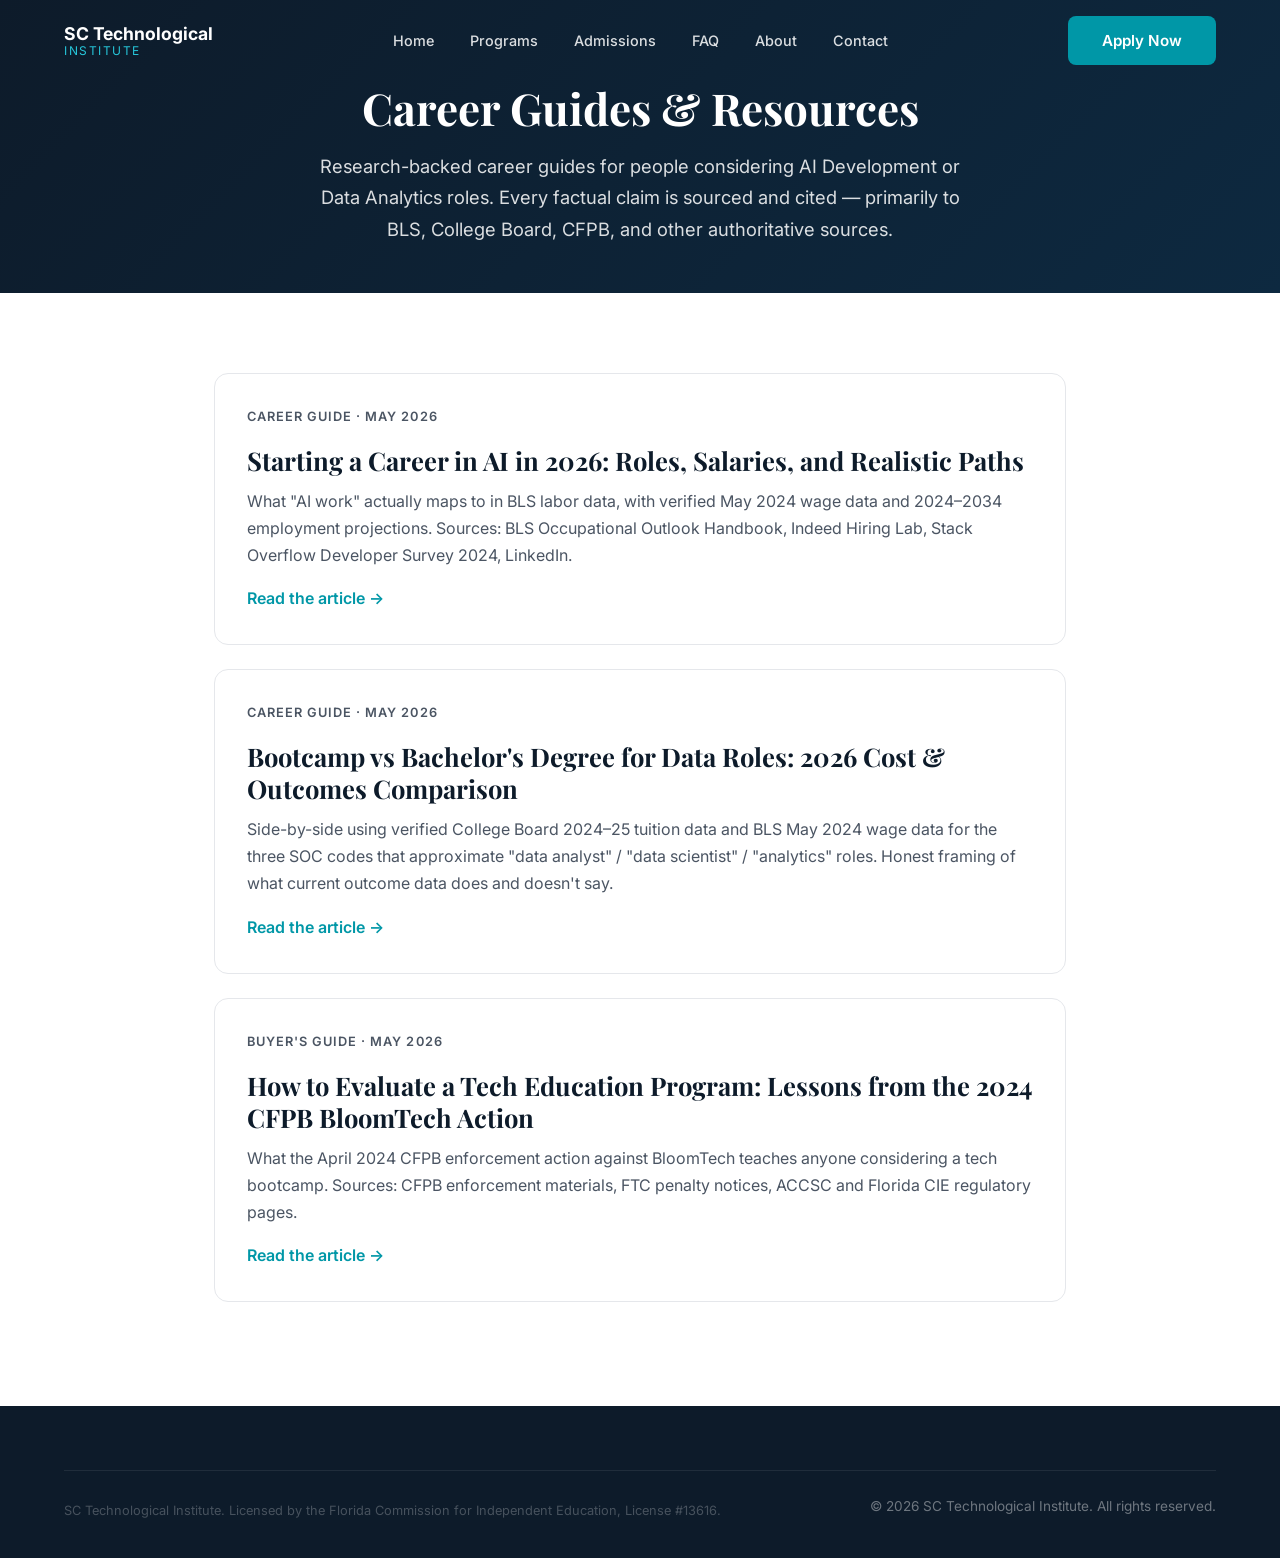
<file: blog/index.html>
<!DOCTYPE html>
<html lang="en">
<head>
    <meta charset="UTF-8">
    <meta name="viewport" content="width=device-width, initial-scale=1.0">
    <meta name="description" content="SCTI Resources — research-backed career guides on AI roles, bootcamp vs degree comparisons, and how to evaluate any tech-education program. Every fact sourced and cited.">
    <meta name="keywords" content="AI career guide, data analytics career path, bootcamp vs degree comparison, BLS data scientist salary, how to choose tech bootcamp">
    <meta name="author" content="SC Technological Institute">
    <meta name="robots" content="index, follow">
    <link rel="canonical" href="https://www.sctechinstitute.org/blog/">

    <meta property="og:title" content="Career Guides &amp; Resources | SC Technological Institute">
    <meta property="og:description" content="Research-backed career guides for AI &amp; data analytics — every claim sourced and cited.">
    <meta property="og:type" content="website">
    <meta property="og:url" content="https://www.sctechinstitute.org/blog/">
    <meta property="og:site_name" content="SC Technological Institute">
    <meta property="og:image" content="https://www.sctechinstitute.org/images/logo.svg">

    <meta name="twitter:card" content="summary_large_image">
    <meta name="twitter:title" content="Career Guides &amp; Resources | SCTI">
    <meta name="twitter:description" content="Research-backed career guides for AI &amp; data analytics.">
    <meta name="twitter:image" content="https://www.sctechinstitute.org/images/logo.svg">

    <title>Career Guides &amp; Resources | SC Technological Institute</title>

    <script type="application/ld+json">
    {
      "@context": "https://schema.org",
      "@type": "Blog",
      "name": "SCTI Career Guides &amp; Resources",
      "url": "https://www.sctechinstitute.org/blog/",
      "publisher": {
        "@type": "EducationalOrganization",
        "name": "SC Technological Institute",
        "logo": "https://www.sctechinstitute.org/images/logo.svg"
      },
      "blogPost": [
        {
          "@type": "BlogPosting",
          "headline": "Starting a Career in AI in 2026: Roles, Salaries, and Realistic Paths",
          "url": "https://www.sctechinstitute.org/blog/starting-a-career-in-ai-in-2026.html",
          "datePublished": "2026-05-04"
        },
        {
          "@type": "BlogPosting",
          "headline": "Bootcamp vs Bachelor's Degree for Data Roles: 2026 Cost &amp; Outcomes Comparison",
          "url": "https://www.sctechinstitute.org/blog/bootcamp-vs-bachelors-degree-data-roles-2026.html",
          "datePublished": "2026-05-04"
        },
        {
          "@type": "BlogPosting",
          "headline": "How to Evaluate a Tech Education Program: Lessons from the 2024 CFPB BloomTech Action",
          "url": "https://www.sctechinstitute.org/blog/how-to-evaluate-a-tech-education-program.html",
          "datePublished": "2026-05-04"
        }
      ]
    }
    </script>

    <script type="application/ld+json">
    {
      "@context": "https://schema.org",
      "@type": "BreadcrumbList",
      "itemListElement": [
        { "@type": "ListItem", "position": 1, "name": "Home", "item": "https://www.sctechinstitute.org/" },
        { "@type": "ListItem", "position": 2, "name": "Blog", "item": "https://www.sctechinstitute.org/blog/" }
      ]
    }
    </script>

    <link rel="preconnect" href="https://fonts.googleapis.com">
    <link rel="preconnect" href="https://fonts.gstatic.com" crossorigin>
    <link href="https://fonts.googleapis.com/css2?family=Inter:wght@300;400;500;600;700&family=Playfair+Display:wght@400;600;700&display=swap" rel="stylesheet">
    <link rel="stylesheet" href="../css/style.css">
    <link rel="icon" type="image/png" href="../images/logo.svg">

    <style>
        body { font-family: 'Inter', -apple-system, sans-serif; color: #1a1a2e; line-height: 1.7; }
        .blog-hero { background: linear-gradient(135deg, #0d1b2a 0%, #0d2940 100%); padding: 5rem 0 3rem; color: #fff; text-align: center; }
        .blog-hero h1 { font-family: 'Playfair Display', Georgia, serif; font-size: 2.75rem; font-weight: 700; margin-bottom: 1rem; color: #fff; }
        .blog-hero p { font-size: 1.15rem; color: rgba(255,255,255,0.85); max-width: 660px; margin: 0 auto; }
        .blog-list { padding: 5rem 0; }
        .blog-list .container { max-width: 900px; }
        .post-card { background: #fff; border: 1px solid #e5e7eb; border-radius: 14px; padding: 2rem; margin-bottom: 1.5rem; transition: transform 0.2s, box-shadow 0.2s; }
        .post-card:hover { transform: translateY(-2px); box-shadow: 0 12px 28px rgba(0,0,0,0.08); }
        .post-meta { font-size: 0.8rem; text-transform: uppercase; letter-spacing: 0.08em; color: #0097a7; margin-bottom: 0.5rem; font-weight: 600; }
        .post-card h2 { font-family: 'Playfair Display', Georgia, serif; font-size: 1.6rem; margin-bottom: 0.75rem; color: #0d1b2a; }
        .post-card h2 a { color: inherit; text-decoration: none; }
        .post-card h2 a:hover { color: #0097a7; }
        .post-card p { color: #4b5563; margin-bottom: 1rem; }
        .post-card .read-more { color: #0097a7; font-weight: 600; text-decoration: none; }
        .post-card .read-more:hover { text-decoration: underline; }
    </style>
</head>
<body>

<nav class="main-nav" role="navigation" aria-label="Main navigation">
    <div class="nav-container">
        <a href="../index.html" class="nav-logo" aria-label="SC Technological Institute Home">
            <div class="nav-logo-text">
                <span class="nav-logo-name">SC Technological</span>
                <span class="nav-logo-sub">Institute</span>
            </div>
        </a>
        <ul class="nav-menu" role="menubar">
            <li role="none"><a href="../index.html" role="menuitem">Home</a></li>
            <li role="none"><a href="../programs.html" role="menuitem">Programs</a></li>
            <li role="none"><a href="../admissions.html" role="menuitem">Admissions</a></li>
            <li role="none"><a href="../faq.html" role="menuitem">FAQ</a></li>
            <li role="none"><a href="../about.html" role="menuitem">About</a></li>
            <li role="none"><a href="../contact.html" role="menuitem">Contact</a></li>
        </ul>
        <a href="../admissions.html" class="nav-cta btn btn-accent">Apply Now</a>
    </div>
</nav>

<main>
    <section class="blog-hero">
        <div class="container">
            <h1>Career Guides &amp; Resources</h1>
            <p>Research-backed career guides for people considering AI Development or Data Analytics roles. Every factual claim is sourced and cited — primarily to BLS, College Board, CFPB, and other authoritative sources.</p>
        </div>
    </section>

    <section class="blog-list">
        <div class="container">

            <article class="post-card">
                <p class="post-meta">Career Guide · May 2026</p>
                <h2><a href="starting-a-career-in-ai-in-2026.html">Starting a Career in AI in 2026: Roles, Salaries, and Realistic Paths</a></h2>
                <p>What "AI work" actually maps to in BLS labor data, with verified May 2024 wage data and 2024–2034 employment projections. Sources: BLS Occupational Outlook Handbook, Indeed Hiring Lab, Stack Overflow Developer Survey 2024, LinkedIn.</p>
                <a href="starting-a-career-in-ai-in-2026.html" class="read-more">Read the article →</a>
            </article>

            <article class="post-card">
                <p class="post-meta">Career Guide · May 2026</p>
                <h2><a href="bootcamp-vs-bachelors-degree-data-roles-2026.html">Bootcamp vs Bachelor's Degree for Data Roles: 2026 Cost &amp; Outcomes Comparison</a></h2>
                <p>Side-by-side using verified College Board 2024–25 tuition data and BLS May 2024 wage data for the three SOC codes that approximate "data analyst" / "data scientist" / "analytics" roles. Honest framing of what current outcome data does and doesn't say.</p>
                <a href="bootcamp-vs-bachelors-degree-data-roles-2026.html" class="read-more">Read the article →</a>
            </article>

            <article class="post-card">
                <p class="post-meta">Buyer's Guide · May 2026</p>
                <h2><a href="how-to-evaluate-a-tech-education-program.html">How to Evaluate a Tech Education Program: Lessons from the 2024 CFPB BloomTech Action</a></h2>
                <p>What the April 2024 CFPB enforcement action against BloomTech teaches anyone considering a tech bootcamp. Sources: CFPB enforcement materials, FTC penalty notices, ACCSC and Florida CIE regulatory pages.</p>
                <a href="how-to-evaluate-a-tech-education-program.html" class="read-more">Read the article →</a>
            </article>

        </div>
    </section>
</main>

<footer class="site-footer" role="contentinfo">
    <div class="container">
        <div class="footer-bottom">
            <p class="footer-licensure">SC Technological Institute. Licensed by the Florida Commission for Independent Education, License #13616.</p>
            <p class="footer-copyright">&copy; 2026 SC Technological Institute. All rights reserved.</p>
        </div>
    </div>
</footer>

</body>
</html>
</file>
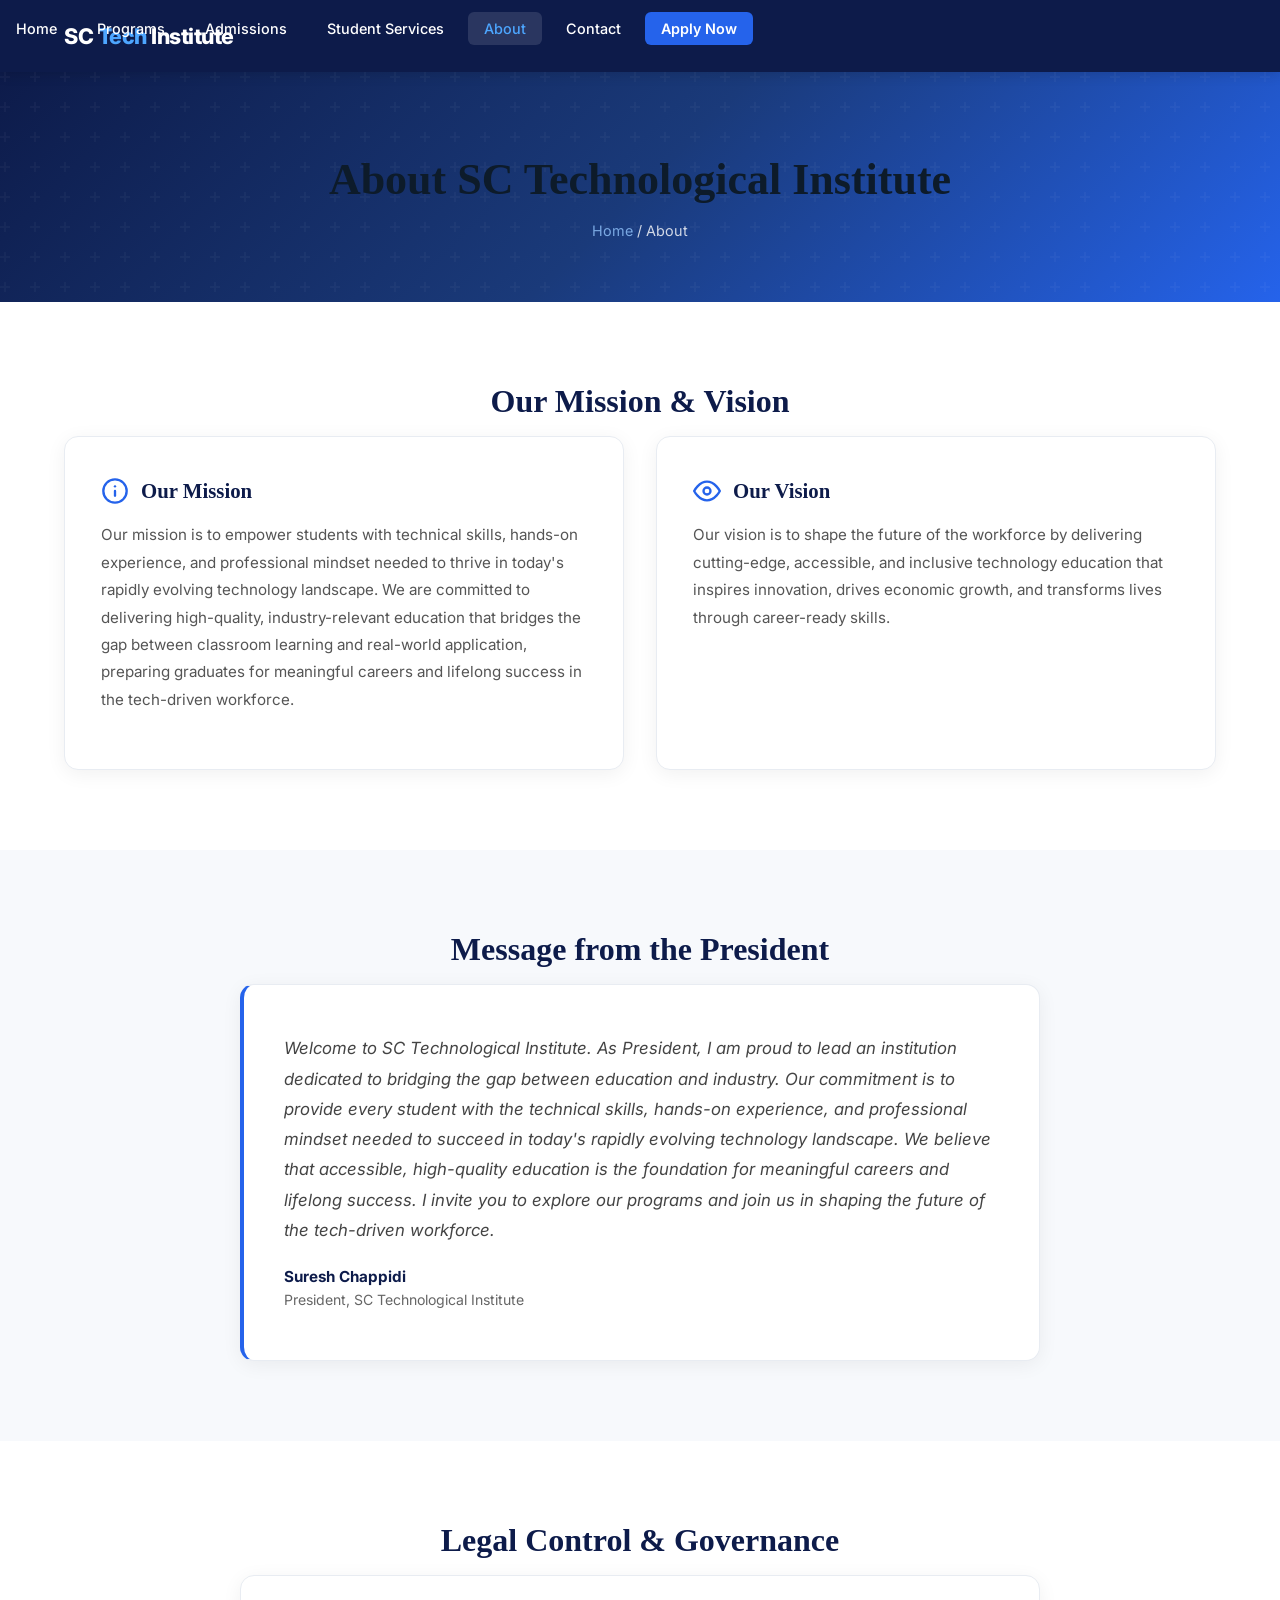
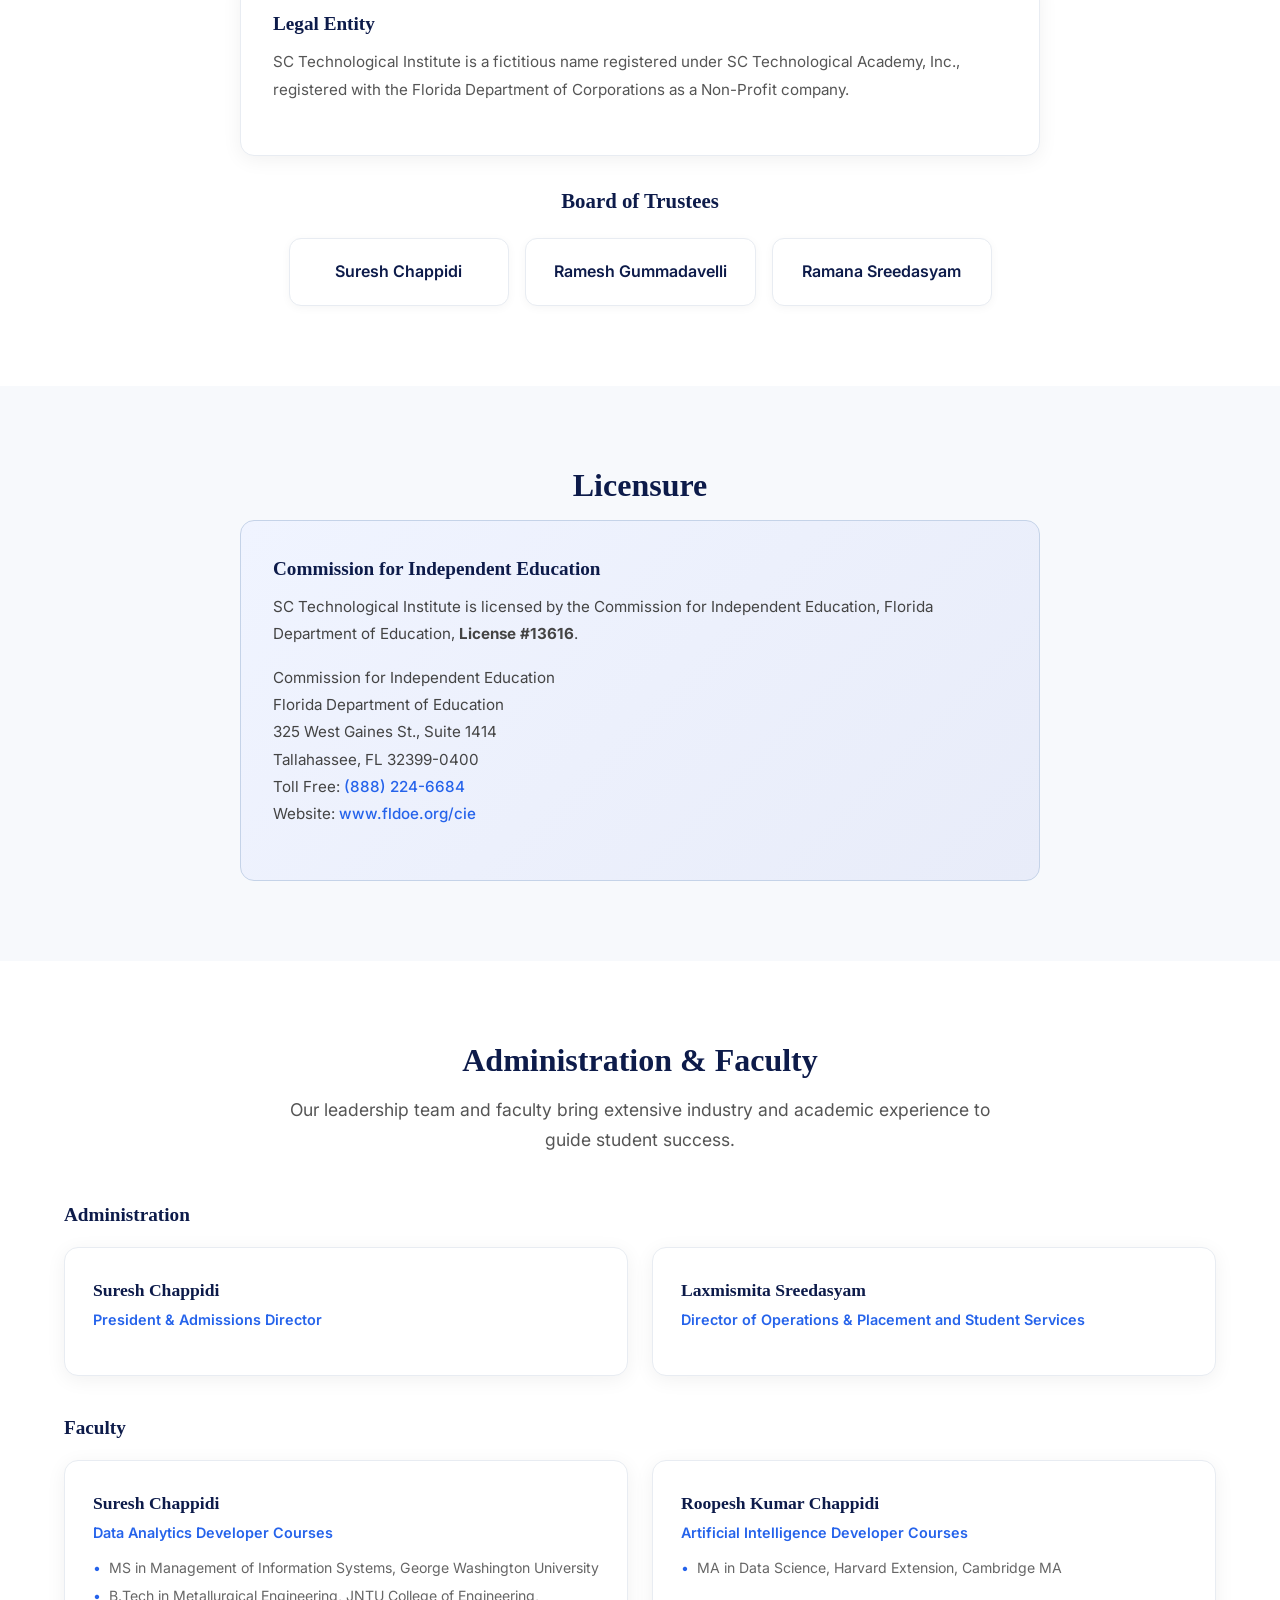
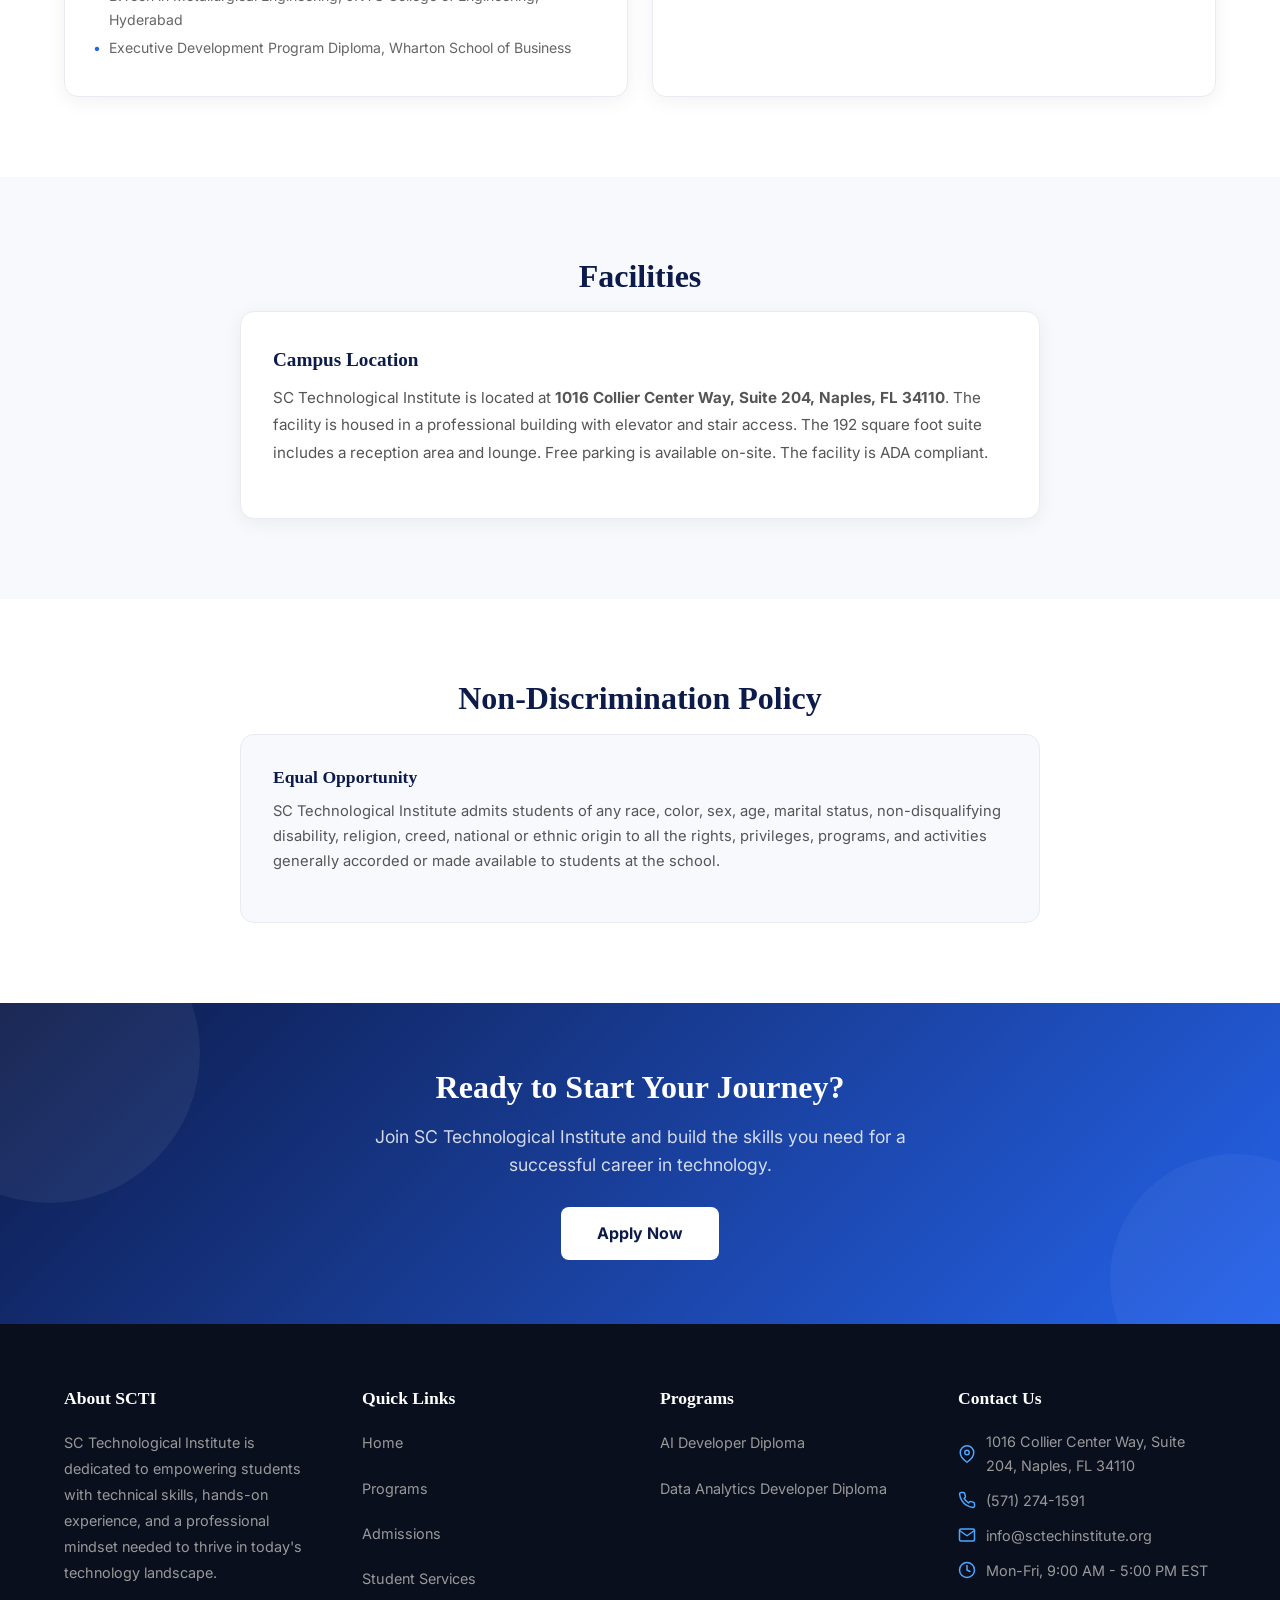
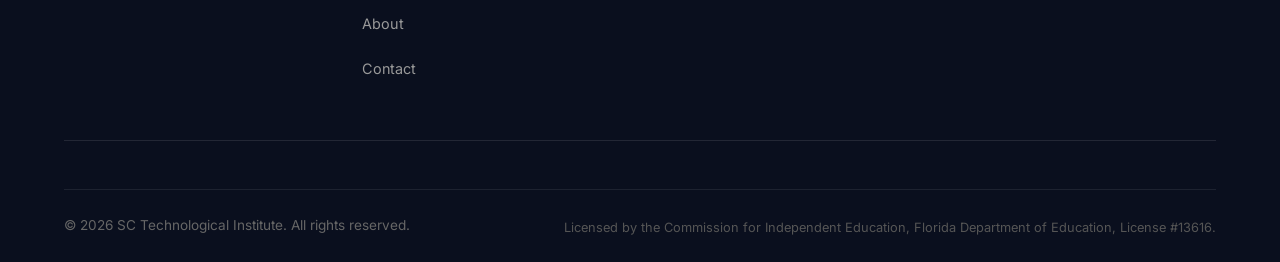
<file: about.html>
<!DOCTYPE html>
<html lang="en">
<head>
    <meta charset="UTF-8">
    <meta name="viewport" content="width=device-width, initial-scale=1.0">
    <meta name="description" content="SC Technological Institute — Naples FL technology school offering 12-week diploma programs in AI Development and Data Analytics. Florida CIE Licensed #13616. Faculty with Harvard Extension and Wharton credentials.">
    <meta name="keywords" content="SC Technological Institute about, SCTI mission, AI school Naples Florida, data analytics diploma faculty, CIE Licensed tech school history">
    <meta name="author" content="SC Technological Institute">
    <meta name="robots" content="index, follow">
    <link rel="canonical" href="https://www.sctechinstitute.org/about.html">

    <!-- Open Graph -->
    <meta property="og:title" content="About SCTI — Naples FL Technology School | SC Technological Institute">
    <meta property="og:description" content="SCTI offers 12-week diploma programs in AI Development and Data Analytics. Florida CIE Licensed #13616. Faculty credentialed at Harvard Extension and Wharton.">
    <meta property="og:type" content="website">
    <meta property="og:url" content="https://www.sctechinstitute.org/about.html">
    <meta property="og:site_name" content="SC Technological Institute">
    <meta property="og:locale" content="en_US">
    <meta property="og:image" content="https://www.sctechinstitute.org/images/logo.svg">

    <!-- Twitter Card -->
    <meta name="twitter:card" content="summary_large_image">
    <meta name="twitter:title" content="About SCTI — Naples FL Technology School">
    <meta name="twitter:description" content="12-week diploma programs in AI Development and Data Analytics. Florida CIE Licensed #13616.">
    <meta name="twitter:image" content="https://www.sctechinstitute.org/images/logo.svg">

    <title>About SCTI — Naples FL Technology School | SC Technological Institute</title>

    <!-- Schema: Breadcrumbs -->
    <script type="application/ld+json">
    {
      "@context": "https://schema.org",
      "@type": "BreadcrumbList",
      "itemListElement": [
        { "@type": "ListItem", "position": 1, "name": "Home", "item": "https://www.sctechinstitute.org/" },
        { "@type": "ListItem", "position": 2, "name": "About", "item": "https://www.sctechinstitute.org/about.html" }
      ]
    }
    </script>
    <link rel="preconnect" href="https://fonts.googleapis.com">
    <link rel="preconnect" href="https://fonts.gstatic.com" crossorigin>
    <link href="https://fonts.googleapis.com/css2?family=Inter:wght@300;400;500;600;700;800&display=swap" rel="stylesheet">
    <link rel="stylesheet" href="css/style.css">
    <style>
        /* ========== Reset & Base ========== */
        *, *::before, *::after { box-sizing: border-box; margin: 0; padding: 0; }
        body { font-family: 'Inter', -apple-system, BlinkMacSystemFont, 'Segoe UI', Roboto, sans-serif; color: #1a1a2e; line-height: 1.6; background: #fff; }
        a { text-decoration: none; color: inherit; }
        ul { list-style: none; }
        img { max-width: 100%; display: block; }
        .container { max-width: 1200px; margin: 0 auto; padding: 0 24px; }

        /* ========== Coming Soon Overlay ========== */
        .coming-soon-overlay {
            display: none;
            position: fixed; inset: 0; z-index: 9999;
            background: rgba(10, 10, 30, 0.92);
            justify-content: center; align-items: center;
            backdrop-filter: blur(6px);
        }
        .coming-soon-overlay.active { display: flex; }
        .coming-soon-box {
            background: #fff; border-radius: 16px; padding: 48px 40px;
            text-align: center; max-width: 480px; width: 90%;
            box-shadow: 0 25px 60px rgba(0,0,0,0.3);
        }
        .coming-soon-box h2 { font-size: 1.75rem; margin-bottom: 12px; color: #0d1b4a; }
        .coming-soon-box p { color: #555; margin-bottom: 24px; }
        .coming-soon-box .btn { display: inline-block; padding: 12px 28px; background: #0d1b4a; color: #fff; border-radius: 8px; font-weight: 600; cursor: pointer; border: none; font-size: 1rem; transition: background 0.3s; }
        .coming-soon-box .btn:hover { background: #1a3a7a; }

        /* ========== Header / Navigation ========== */
        .site-header {
            background: #0d1b4a; color: #fff;
            position: sticky; top: 0; z-index: 1000;
            box-shadow: 0 2px 12px rgba(0,0,0,0.15);
        }
        .header-inner {
            display: flex; align-items: center; justify-content: space-between;
            padding: 0 24px; max-width: 1200px; margin: 0 auto; height: 72px;
        }
        .logo { font-size: 1.35rem; font-weight: 800; letter-spacing: -0.5px; }
        .logo span { color: #4da6ff; }
        .nav-toggle { display: none; background: none; border: none; color: #fff; cursor: pointer; padding: 8px; }
        .main-nav ul { display: flex; gap: 8px; }
        .main-nav a {
            padding: 8px 16px; border-radius: 6px; font-size: 0.9rem; font-weight: 500;
            transition: background 0.3s, color 0.3s;
        }
        .main-nav a:hover, .main-nav a.active { background: rgba(255,255,255,0.12); color: #4da6ff; }
        .nav-apply { background: #2563eb !important; color: #fff !important; border-radius: 6px; font-weight: 600 !important; }
        .nav-apply:hover { background: #1d4ed8 !important; }

        /* ========== Hero / Page Banner ========== */
        .page-hero {
            background: linear-gradient(135deg, #0d1b4a 0%, #1a3a7a 50%, #2563eb 100%);
            color: #fff; padding: 80px 0 60px; text-align: center;
            position: relative; overflow: hidden;
        }
        .page-hero::before {
            content: ''; position: absolute; inset: 0;
            background: url("data:image/svg+xml,%3Csvg width='60' height='60' viewBox='0 0 60 60' xmlns='http://www.w3.org/2000/svg'%3E%3Cg fill='none' fill-rule='evenodd'%3E%3Cg fill='%23ffffff' fill-opacity='0.03'%3E%3Cpath d='M36 34v-4h-2v4h-4v2h4v4h2v-4h4v-2h-4zm0-30V0h-2v4h-4v2h4v4h2V6h4V4h-4zM6 34v-4H4v4H0v2h4v4h2v-4h4v-2H6zM6 4V0H4v4H0v2h4v4h2V6h4V4H6z'/%3E%3C/g%3E%3C/g%3E%3C/svg%3E");
        }
        .page-hero h1 { font-size: 2.75rem; font-weight: 800; margin-bottom: 12px; position: relative; }
        .breadcrumb { position: relative; font-size: 0.9rem; opacity: 0.8; }
        .breadcrumb a { color: #93c5fd; }
        .breadcrumb a:hover { text-decoration: underline; }

        /* ========== Sections ========== */
        .content-section { padding: 80px 0; }
        .content-section:nth-child(even) { background: #f7f9fc; }
        .section-title {
            font-size: 2rem; font-weight: 800; color: #0d1b4a;
            margin-bottom: 16px; text-align: center;
        }
        .section-subtitle {
            font-size: 1.1rem; color: #555; max-width: 700px;
            margin: 0 auto 48px; text-align: center; line-height: 1.7;
        }

        /* ========== Mission & Vision ========== */
        .mission-vision-grid {
            display: grid; grid-template-columns: 1fr 1fr; gap: 32px;
        }
        .mv-card {
            background: #fff; border-radius: 14px; padding: 40px 36px;
            border: 1px solid #e8ecf2;
            box-shadow: 0 4px 20px rgba(0,0,0,0.06);
        }
        .mv-card h3 {
            font-size: 1.3rem; font-weight: 700; color: #0d1b4a;
            margin-bottom: 16px; display: flex; align-items: center; gap: 12px;
        }
        .mv-card h3 svg { width: 28px; height: 28px; stroke: #2563eb; fill: none; stroke-width: 2; stroke-linecap: round; stroke-linejoin: round; }
        .mv-card p { font-size: 0.95rem; color: #555; line-height: 1.8; }

        /* ========== Info Box ========== */
        .info-box {
            background: #fff; border-radius: 14px; padding: 36px 32px;
            border: 1px solid #e8ecf2; box-shadow: 0 4px 20px rgba(0,0,0,0.06);
            margin-bottom: 28px;
        }
        .info-box h3 { font-size: 1.2rem; font-weight: 700; color: #0d1b4a; margin-bottom: 12px; }
        .info-box p { font-size: 0.95rem; color: #555; line-height: 1.8; }
        .info-box a { color: #2563eb; font-weight: 500; }
        .info-box a:hover { text-decoration: underline; }

        /* ========== Board / People Grid ========== */
        .people-grid {
            display: grid; grid-template-columns: repeat(auto-fit, minmax(300px, 1fr));
            gap: 24px;
        }
        .person-card {
            background: #fff; border-radius: 14px; padding: 32px 28px;
            border: 1px solid #e8ecf2; box-shadow: 0 4px 20px rgba(0,0,0,0.06);
            transition: transform 0.3s, box-shadow 0.3s;
        }
        .person-card:hover { transform: translateY(-4px); box-shadow: 0 12px 32px rgba(0,0,0,0.1); }
        .person-card h4 { font-size: 1.1rem; font-weight: 700; color: #0d1b4a; margin-bottom: 6px; }
        .person-card .role { font-size: 0.9rem; color: #2563eb; font-weight: 600; margin-bottom: 12px; }
        .person-card .credentials { font-size: 0.88rem; color: #666; line-height: 1.7; }
        .person-card .credentials li { margin-bottom: 4px; padding-left: 16px; position: relative; list-style: none; }
        .person-card .credentials li::before { content: '\2022'; position: absolute; left: 0; color: #2563eb; }

        /* ========== Board List ========== */
        .board-list {
            display: flex; flex-wrap: wrap; gap: 16px; justify-content: center;
        }
        .board-member {
            background: #fff; border-radius: 12px; padding: 20px 28px;
            border: 1px solid #e8ecf2; box-shadow: 0 2px 10px rgba(0,0,0,0.04);
            font-size: 1rem; font-weight: 600; color: #0d1b4a;
            min-width: 220px; text-align: center;
        }

        /* ========== Licensure ========== */
        .licensure-box {
            background: linear-gradient(135deg, #f0f4ff, #e8ecf9);
            border-radius: 14px; padding: 36px 32px;
            border: 1px solid #c5d3e8;
            max-width: 800px; margin: 0 auto;
        }
        .licensure-box h3 { font-size: 1.2rem; font-weight: 700; color: #0d1b4a; margin-bottom: 12px; }
        .licensure-box p { font-size: 0.95rem; color: #444; line-height: 1.8; }
        .licensure-box a { color: #2563eb; font-weight: 500; }
        .licensure-box a:hover { text-decoration: underline; }

        /* ========== President Message ========== */
        .president-message {
            background: #fff; border-radius: 14px; padding: 48px 40px;
            border: 1px solid #e8ecf2; box-shadow: 0 4px 20px rgba(0,0,0,0.06);
            max-width: 800px; margin: 0 auto;
            border-left: 4px solid #2563eb;
        }
        .president-message blockquote { font-size: 1.05rem; color: #444; line-height: 1.8; font-style: italic; margin-bottom: 20px; }
        .president-message .attribution { font-size: 0.95rem; font-weight: 700; color: #0d1b4a; }
        .president-message .attribution span { display: block; font-weight: 400; color: #666; font-size: 0.88rem; }

        /* ========== Non-Discrimination ========== */
        .nondiscrimination {
            background: #f7f9fc; border-radius: 14px; padding: 32px;
            border: 1px solid #e8ecf2; max-width: 800px; margin: 0 auto;
        }
        .nondiscrimination h3 { font-size: 1.1rem; font-weight: 700; color: #0d1b4a; margin-bottom: 10px; }
        .nondiscrimination p { font-size: 0.92rem; color: #555; line-height: 1.7; }

        /* ========== CTA ========== */
        .cta-section {
            background: linear-gradient(135deg, #0d1b4a 0%, #2563eb 100%);
            color: #fff; padding: 64px 0; text-align: center;
        }
        .cta-section h2 { font-size: 2rem; font-weight: 800; margin-bottom: 16px; }
        .cta-section p { font-size: 1.1rem; opacity: 0.9; margin-bottom: 28px; max-width: 600px; margin-left: auto; margin-right: auto; }
        .cta-btn {
            display: inline-block; padding: 14px 36px; background: #fff; color: #0d1b4a;
            border-radius: 8px; font-weight: 700; font-size: 1rem;
            transition: transform 0.3s, box-shadow 0.3s;
        }
        .cta-btn:hover { transform: translateY(-2px); box-shadow: 0 8px 24px rgba(0,0,0,0.2); }

        /* ========== Footer ========== */
        .site-footer { background: #0a0f1e; color: #ccc; padding: 64px 0 0; }
        .footer-grid {
            display: grid; grid-template-columns: repeat(auto-fit, minmax(240px, 1fr));
            gap: 40px; margin-bottom: 48px;
        }
        .footer-col h3 { color: #fff; font-size: 1.1rem; margin-bottom: 20px; font-weight: 700; }
        .footer-col p { font-size: 0.9rem; line-height: 1.8; color: #999; }
        .footer-col ul li { margin-bottom: 10px; }
        .footer-col ul a { font-size: 0.9rem; color: #999; transition: color 0.3s; }
        .footer-col ul a:hover { color: #4da6ff; }
        .footer-contact-item { display: flex; align-items: center; gap: 10px; margin-bottom: 12px; font-size: 0.9rem; color: #999; }
        .footer-contact-item svg { flex-shrink: 0; width: 18px; height: 18px; stroke: #4da6ff; fill: none; stroke-width: 2; stroke-linecap: round; stroke-linejoin: round; }
        .footer-bottom {
            border-top: 1px solid rgba(255,255,255,0.08);
            padding: 24px 0; text-align: center; font-size: 0.85rem; color: #666;
        }
        .footer-bottom span { display: block; margin-top: 4px; font-size: 0.8rem; color: #555; }

        /* ========== Responsive ========== */
        @media (max-width: 768px) {
            .nav-toggle { display: block; }
            .main-nav { position: absolute; top: 72px; left: 0; right: 0; background: #0d1b4a; padding: 16px 24px; display: none; border-top: 1px solid rgba(255,255,255,0.1); }
            .main-nav.open { display: block; }
            .main-nav ul { flex-direction: column; gap: 4px; }
            .main-nav a { display: block; padding: 12px 16px; }
            .page-hero h1 { font-size: 2rem; }
            .mission-vision-grid { grid-template-columns: 1fr; }
            .people-grid { grid-template-columns: 1fr; }
        }
    </style>
</head>
<body>

    <!-- Header -->
    <header class="site-header">
        <div class="header-inner">
            <a href="index.html" class="logo">SC <span>Tech</span> Institute</a>
            <button class="nav-toggle" aria-label="Toggle navigation" onclick="document.querySelector('.main-nav').classList.toggle('open')">
                <svg width="24" height="24" viewBox="0 0 24 24" fill="none" stroke="currentColor" stroke-width="2" stroke-linecap="round" stroke-linejoin="round">
                    <line x1="3" y1="6" x2="21" y2="6"></line>
                    <line x1="3" y1="12" x2="21" y2="12"></line>
                    <line x1="3" y1="18" x2="21" y2="18"></line>
                </svg>
            </button>
            <nav class="main-nav">
                <ul>
                    <li><a href="index.html">Home</a></li>
                    <li><a href="programs.html">Programs</a></li>
                    <li><a href="admissions.html">Admissions</a></li>
                    <li><a href="student-services.html">Student Services</a></li>
                    <li><a href="about.html" class="active">About</a></li>
                    <li><a href="contact.html">Contact</a></li>
                    <li><a href="admissions.html" class="nav-apply">Apply Now</a></li>
                </ul>
            </nav>
        </div>
    </header>

    <!-- Page Hero -->
    <section class="page-hero">
        <div class="container">
            <h1>About SC Technological Institute</h1>
            <div class="breadcrumb">
                <a href="index.html">Home</a> / About
            </div>
        </div>
    </section>

    <!-- Mission & Vision -->
    <section class="content-section">
        <div class="container">
            <h2 class="section-title">Our Mission &amp; Vision</h2>
            <div class="mission-vision-grid">
                <div class="mv-card">
                    <h3>
                        <svg viewBox="0 0 24 24"><circle cx="12" cy="12" r="10"/><path d="M12 16v-4"/><path d="M12 8h.01"/></svg>
                        Our Mission
                    </h3>
                    <p>Our mission is to empower students with technical skills, hands-on experience, and professional mindset needed to thrive in today's rapidly evolving technology landscape. We are committed to delivering high-quality, industry-relevant education that bridges the gap between classroom learning and real-world application, preparing graduates for meaningful careers and lifelong success in the tech-driven workforce.</p>
                </div>
                <div class="mv-card">
                    <h3>
                        <svg viewBox="0 0 24 24"><path d="M1 12s4-8 11-8 11 8 11 8-4 8-11 8-11-8-11-8z"/><circle cx="12" cy="12" r="3"/></svg>
                        Our Vision
                    </h3>
                    <p>Our vision is to shape the future of the workforce by delivering cutting-edge, accessible, and inclusive technology education that inspires innovation, drives economic growth, and transforms lives through career-ready skills.</p>
                </div>
            </div>
        </div>
    </section>

    <!-- President's Message -->
    <section class="content-section">
        <div class="container">
            <h2 class="section-title">Message from the President</h2>
            <div class="president-message">
                <blockquote>Welcome to SC Technological Institute. As President, I am proud to lead an institution dedicated to bridging the gap between education and industry. Our commitment is to provide every student with the technical skills, hands-on experience, and professional mindset needed to succeed in today's rapidly evolving technology landscape. We believe that accessible, high-quality education is the foundation for meaningful careers and lifelong success. I invite you to explore our programs and join us in shaping the future of the tech-driven workforce.</blockquote>
                <div class="attribution">
                    Suresh Chappidi
                    <span>President, SC Technological Institute</span>
                </div>
            </div>
        </div>
    </section>

    <!-- Legal Control -->
    <section class="content-section">
        <div class="container">
            <h2 class="section-title">Legal Control &amp; Governance</h2>
            <div class="info-box" style="max-width:800px;margin:0 auto 32px;">
                <h3>Legal Entity</h3>
                <p>SC Technological Institute is a fictitious name registered under SC Technological Academy, Inc., registered with the Florida Department of Corporations as a Non-Profit company.</p>
            </div>

            <h3 style="text-align:center;font-size:1.3rem;font-weight:700;color:#0d1b4a;margin-bottom:24px;">Board of Trustees</h3>
            <div class="board-list">
                <div class="board-member">Suresh Chappidi</div>
                <div class="board-member">Ramesh Gummadavelli</div>
                <div class="board-member">Ramana Sreedasyam</div>
            </div>
        </div>
    </section>

    <!-- Licensure -->
    <section class="content-section">
        <div class="container">
            <h2 class="section-title">Licensure</h2>
            <div class="licensure-box">
                <h3>Commission for Independent Education</h3>
                <p>SC Technological Institute is licensed by the Commission for Independent Education, Florida Department of Education, <strong>License #13616</strong>.</p>
                <p style="margin-top:12px;">
                    Commission for Independent Education<br>
                    Florida Department of Education<br>
                    325 West Gaines St., Suite 1414<br>
                    Tallahassee, FL 32399-0400<br>
                    Toll Free: <a href="tel:8882246684">(888) 224-6684</a><br>
                    Website: <a href="https://www.fldoe.org/cie" target="_blank" rel="noopener">www.fldoe.org/cie</a>
                </p>
            </div>
        </div>
    </section>

    <!-- Administration & Faculty -->
    <section class="content-section">
        <div class="container">
            <h2 class="section-title">Administration &amp; Faculty</h2>
            <p class="section-subtitle">Our leadership team and faculty bring extensive industry and academic experience to guide student success.</p>

            <h3 style="font-size:1.2rem;font-weight:700;color:#0d1b4a;margin-bottom:20px;">Administration</h3>
            <div class="people-grid" style="margin-bottom:40px;">
                <div class="person-card">
                    <h4>Suresh Chappidi</h4>
                    <div class="role">President &amp; Admissions Director</div>
                </div>
                <div class="person-card">
                    <h4>Laxmismita Sreedasyam</h4>
                    <div class="role">Director of Operations &amp; Placement and Student Services</div>
                </div>
            </div>

            <h3 style="font-size:1.2rem;font-weight:700;color:#0d1b4a;margin-bottom:20px;">Faculty</h3>
            <div class="people-grid">
                <div class="person-card">
                    <h4>Suresh Chappidi</h4>
                    <div class="role">Data Analytics Developer Courses</div>
                    <ul class="credentials">
                        <li>MS in Management of Information Systems, George Washington University</li>
                        <li>B.Tech in Metallurgical Engineering, JNTU College of Engineering, Hyderabad</li>
                        <li>Executive Development Program Diploma, Wharton School of Business</li>
                    </ul>
                </div>
                <div class="person-card">
                    <h4>Roopesh Kumar Chappidi</h4>
                    <div class="role">Artificial Intelligence Developer Courses</div>
                    <ul class="credentials">
                        <li>MA in Data Science, Harvard Extension, Cambridge MA</li>
                    </ul>
                </div>
            </div>
        </div>
    </section>

    <!-- Facilities -->
    <section class="content-section">
        <div class="container">
            <h2 class="section-title">Facilities</h2>
            <div class="info-box" style="max-width:800px;margin:0 auto;">
                <h3>Campus Location</h3>
                <p>SC Technological Institute is located at <strong>1016 Collier Center Way, Suite 204, Naples, FL 34110</strong>. The facility is housed in a professional building with elevator and stair access. The 192 square foot suite includes a reception area and lounge. Free parking is available on-site. The facility is ADA compliant.</p>
            </div>
        </div>
    </section>

    <!-- Non-Discrimination -->
    <section class="content-section">
        <div class="container">
            <h2 class="section-title">Non-Discrimination Policy</h2>
            <div class="nondiscrimination">
                <h3>Equal Opportunity</h3>
                <p>SC Technological Institute admits students of any race, color, sex, age, marital status, non-disqualifying disability, religion, creed, national or ethnic origin to all the rights, privileges, programs, and activities generally accorded or made available to students at the school.</p>
            </div>
        </div>
    </section>

    <!-- CTA Section -->
    <section class="cta-section">
        <div class="container">
            <h2>Ready to Start Your Journey?</h2>
            <p>Join SC Technological Institute and build the skills you need for a successful career in technology.</p>
            <a href="admissions.html" class="cta-btn">Apply Now</a>
        </div>
    </section>

    <!-- Footer -->
    <footer class="site-footer">
        <div class="container">
            <div class="footer-grid">
                <div class="footer-col">
                    <h3>About SCTI</h3>
                    <p>SC Technological Institute is dedicated to empowering students with technical skills, hands-on experience, and a professional mindset needed to thrive in today's technology landscape.</p>
                </div>
                <div class="footer-col">
                    <h3>Quick Links</h3>
                    <ul>
                        <li><a href="index.html">Home</a></li>
                        <li><a href="programs.html">Programs</a></li>
                        <li><a href="admissions.html">Admissions</a></li>
                        <li><a href="student-services.html">Student Services</a></li>
                        <li><a href="about.html">About</a></li>
                        <li><a href="contact.html">Contact</a></li>
                    </ul>
                </div>
                <div class="footer-col">
                    <h3>Programs</h3>
                    <ul>
                        <li><a href="programs.html">AI Developer Diploma</a></li>
                        <li><a href="programs.html">Data Analytics Developer Diploma</a></li>
                    </ul>
                </div>
                <div class="footer-col">
                    <h3>Contact Us</h3>
                    <div class="footer-contact-item">
                        <svg viewBox="0 0 24 24"><path d="M21 10c0 7-9 13-9 13s-9-6-9-13a9 9 0 0 1 18 0z"/><circle cx="12" cy="10" r="3"/></svg>
                        1016 Collier Center Way, Suite 204, Naples, FL 34110
                    </div>
                    <div class="footer-contact-item">
                        <svg viewBox="0 0 24 24"><path d="M22 16.92v3a2 2 0 0 1-2.18 2 19.79 19.79 0 0 1-8.63-3.07 19.5 19.5 0 0 1-6-6 19.79 19.79 0 0 1-3.07-8.67A2 2 0 0 1 4.11 2h3a2 2 0 0 1 2 1.72c.127.96.362 1.903.7 2.81a2 2 0 0 1-.45 2.11L8.09 9.91a16 16 0 0 0 6 6l1.27-1.27a2 2 0 0 1 2.11-.45c.907.338 1.85.573 2.81.7A2 2 0 0 1 22 16.92z"/></svg>
                        (571) 274-1591
                    </div>
                    <div class="footer-contact-item">
                        <svg viewBox="0 0 24 24"><path d="M4 4h16c1.1 0 2 .9 2 2v12c0 1.1-.9 2-2 2H4c-1.1 0-2-.9-2-2V6c0-1.1.9-2 2-2z"/><polyline points="22,6 12,13 2,6"/></svg>
                        info@sctechinstitute.org
                    </div>
                    <div class="footer-contact-item">
                        <svg viewBox="0 0 24 24"><circle cx="12" cy="12" r="10"/><polyline points="12 6 12 12 16 14"/></svg>
                        Mon-Fri, 9:00 AM - 5:00 PM EST
                    </div>
                </div>
            </div>
            <div class="footer-bottom">
                &copy; 2026 SC Technological Institute. All rights reserved.
                <span>Licensed by the Commission for Independent Education, Florida Department of Education, License #13616.</span>
            </div>
        </div>
    </footer>

    <script src="js/main.js"></script>
</body>
</html>
</file>
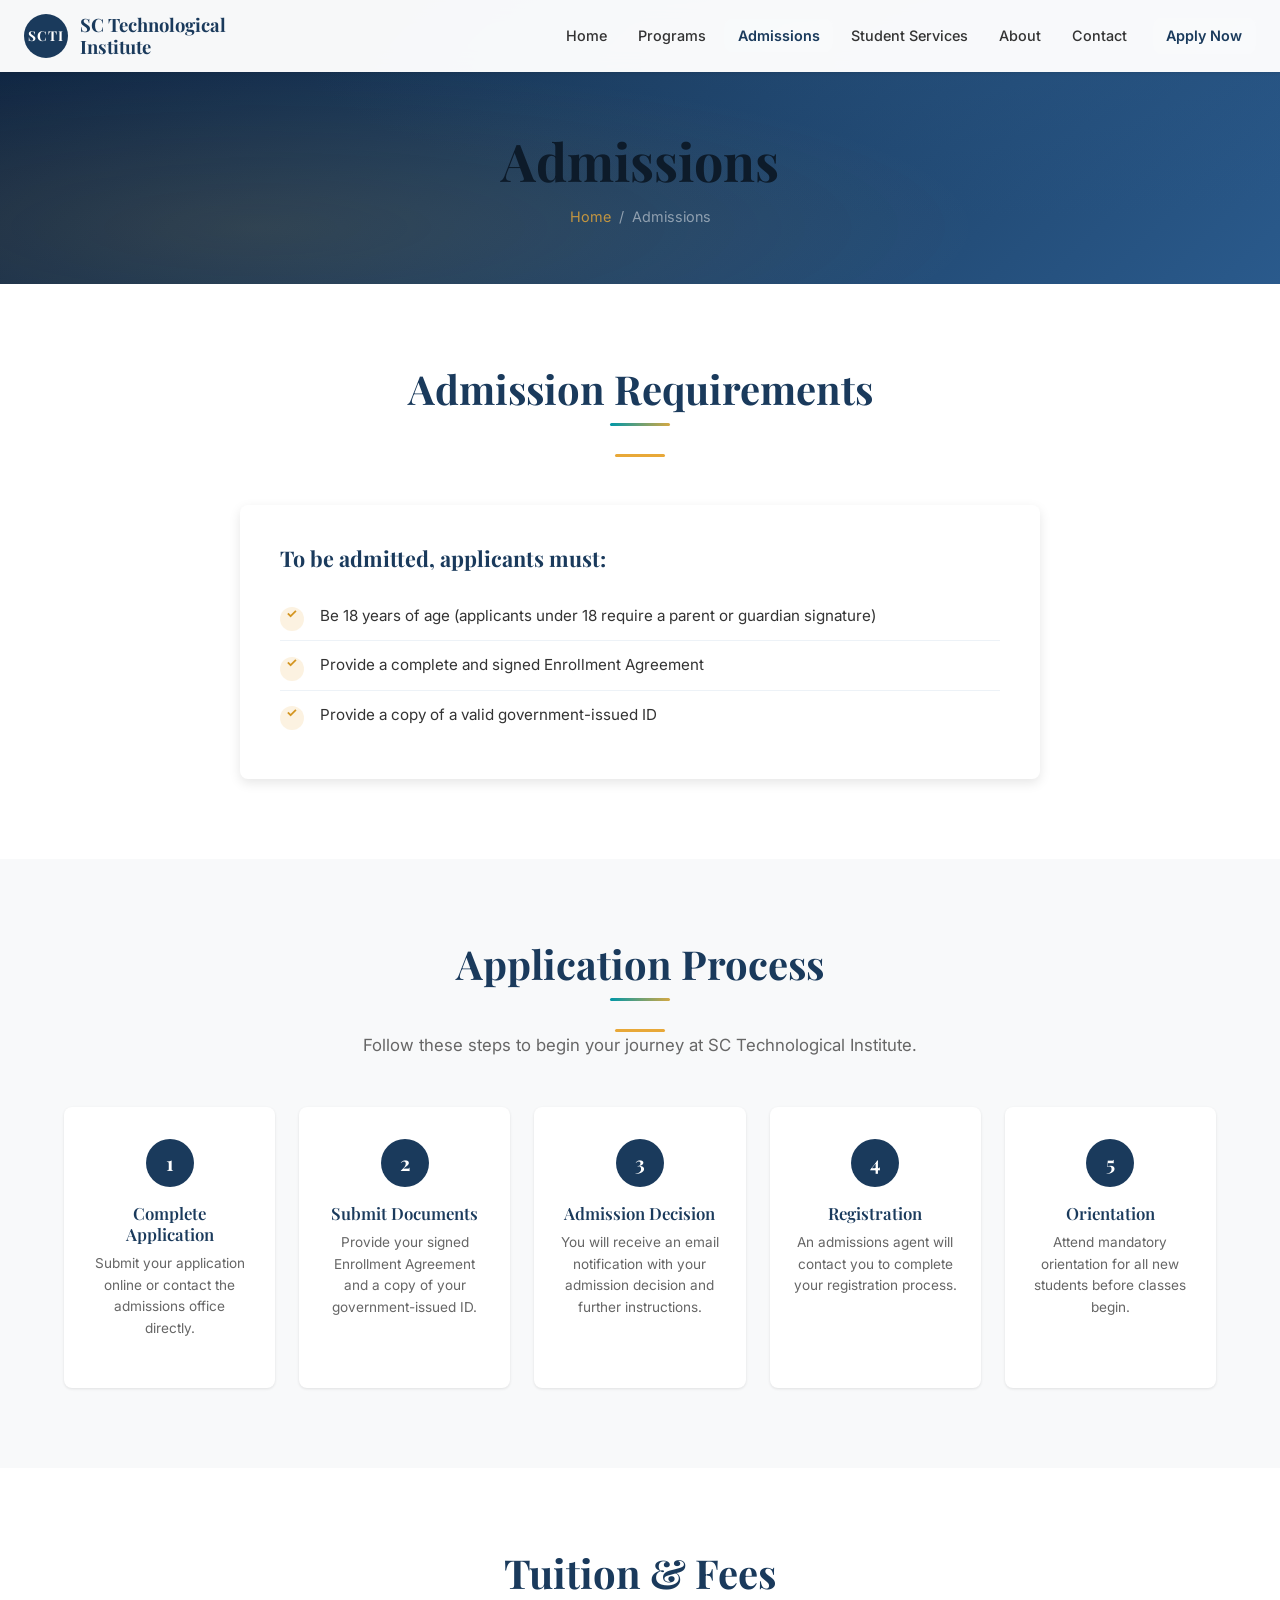
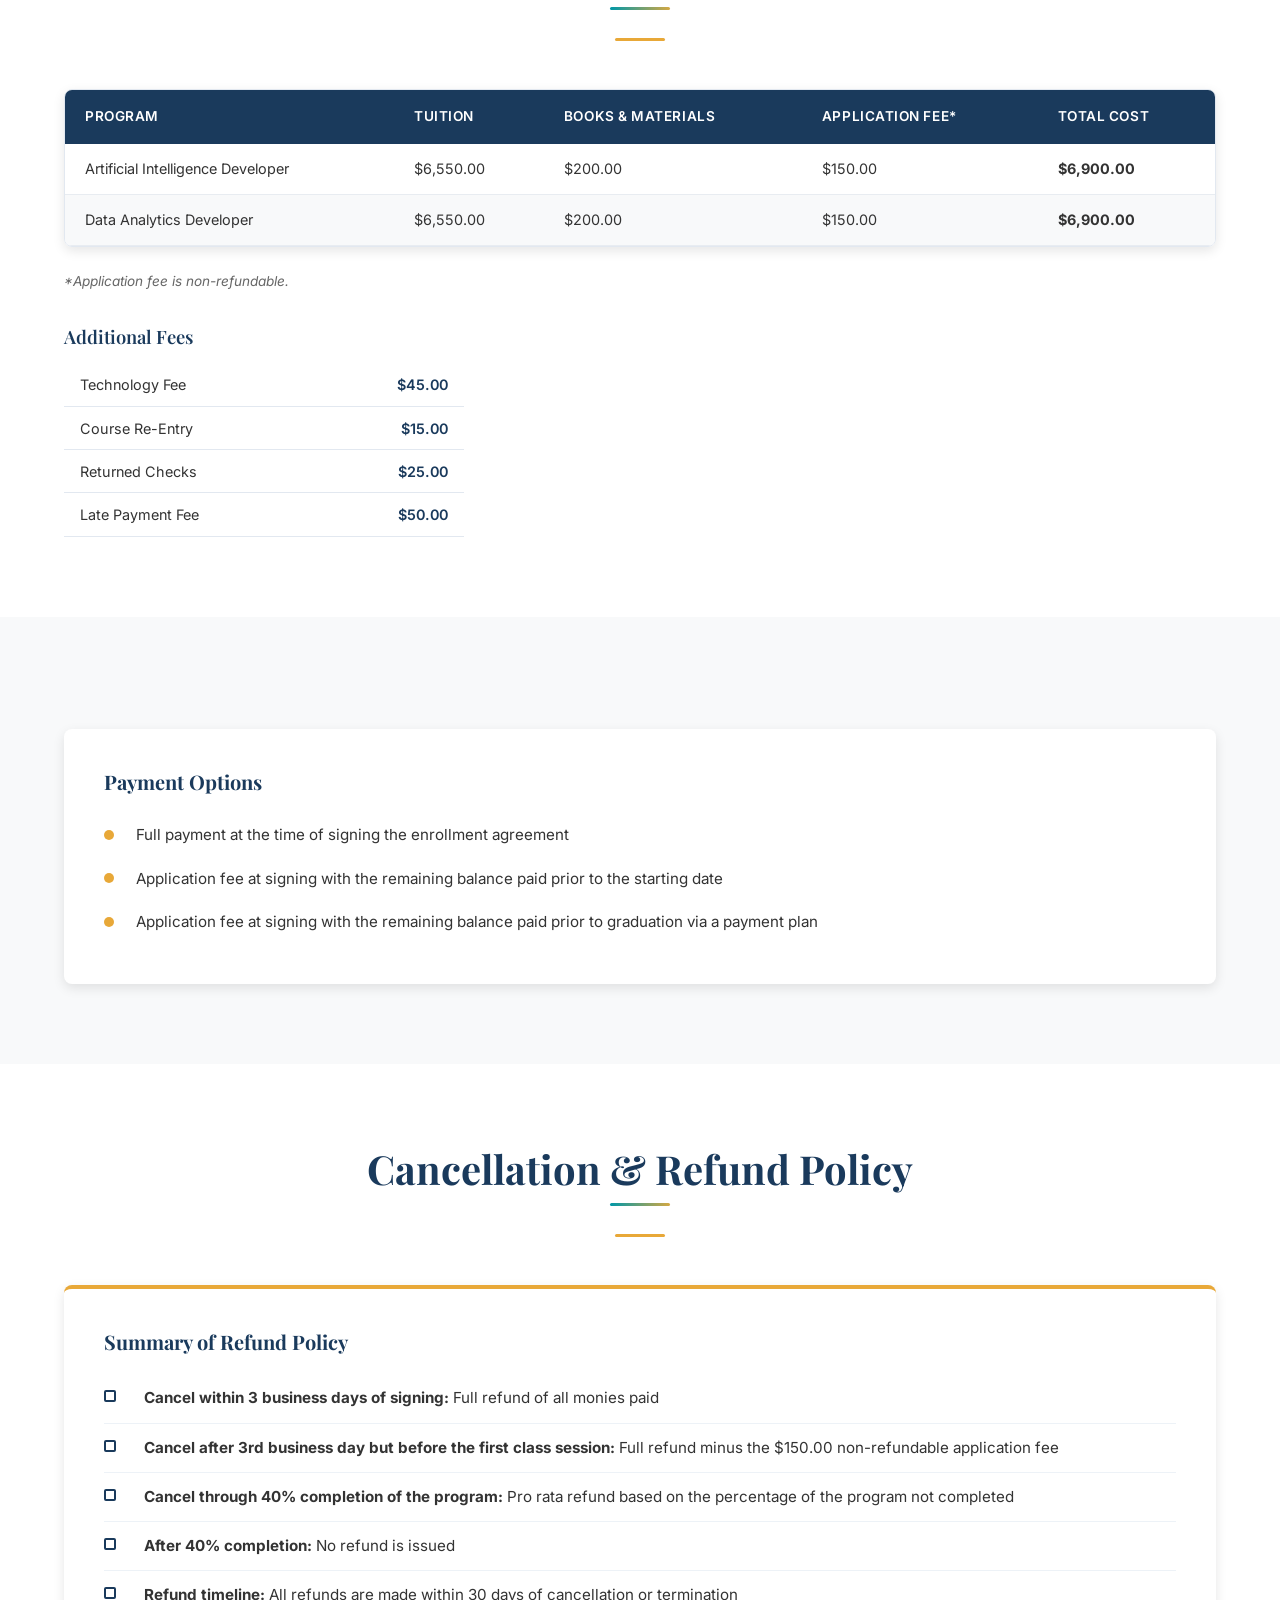
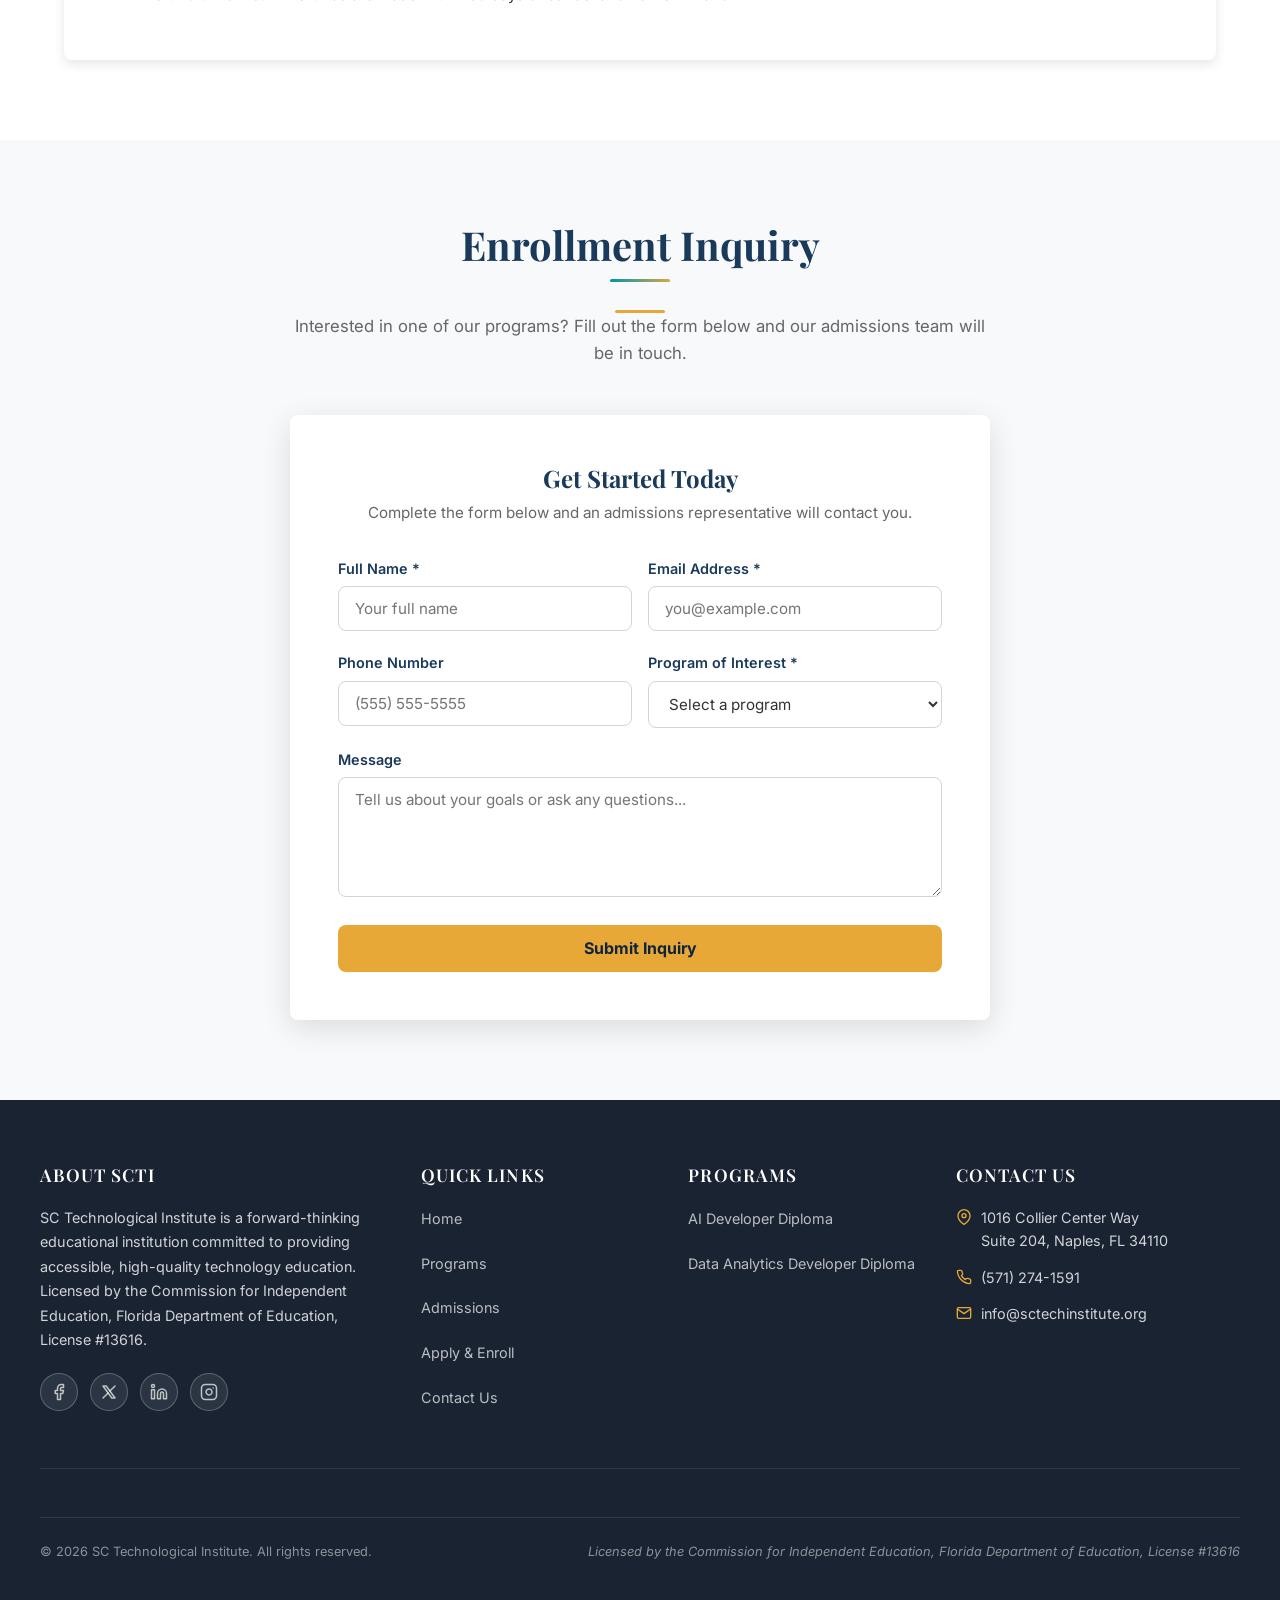
<file: admissions.html>
<!DOCTYPE html>
<html lang="en">
<head>
    <meta charset="UTF-8">
    <meta name="viewport" content="width=device-width, initial-scale=1.0">
    <meta name="description" content="Apply to SC Technological Institute's 12-week diploma programs in AI Development or Data Analytics. $6,900 total cost, 100% online, Florida CIE Licensed #13616. Fall 2026 deadline: Aug 24, 2026.">
    <meta name="keywords" content="SCTI admissions, AI developer program apply, data analytics diploma admissions, online tech school enrollment, Florida CIE licensed school admissions">
    <meta name="author" content="SC Technological Institute">
    <meta name="robots" content="index, follow">
    <link rel="canonical" href="https://www.sctechinstitute.org/admissions.html">

    <!-- Open Graph -->
    <meta property="og:title" content="Admissions — Apply Now for Fall 2026 | SC Technological Institute">
    <meta property="og:description" content="Apply to SCTI's 12-week diploma programs in AI Development or Data Analytics. $6,900 total, 100% online. Fall 2026 deadline: Aug 24, 2026.">
    <meta property="og:type" content="website">
    <meta property="og:url" content="https://www.sctechinstitute.org/admissions.html">
    <meta property="og:site_name" content="SC Technological Institute">
    <meta property="og:locale" content="en_US">
    <meta property="og:image" content="https://www.sctechinstitute.org/images/logo.svg">

    <!-- Twitter Card -->
    <meta name="twitter:card" content="summary_large_image">
    <meta name="twitter:title" content="Admissions — Apply Now for Fall 2026 | SC Technological Institute">
    <meta name="twitter:description" content="Apply to SCTI's 12-week AI &amp; Data Analytics diploma programs. $6,900 total, 100% online. Fall 2026 deadline: Aug 24, 2026.">
    <meta name="twitter:image" content="https://www.sctechinstitute.org/images/logo.svg">

    <!-- Favicon -->
    <link rel="icon" type="image/png" href="images/favicon.png">
    <link rel="apple-touch-icon" href="images/apple-touch-icon.png">

    <!-- Google Fonts -->
    <link rel="preconnect" href="https://fonts.googleapis.com">
    <link rel="preconnect" href="https://fonts.gstatic.com" crossorigin>
    <link href="https://fonts.googleapis.com/css2?family=Inter:wght@300;400;500;600;700&family=Playfair+Display:wght@400;600;700&display=swap" rel="stylesheet">

    <title>Admissions — Apply for AI &amp; Data Analytics Diploma | SCTI Naples FL</title>

    <!-- Schema: Breadcrumbs -->
    <script type="application/ld+json">
    {
      "@context": "https://schema.org",
      "@type": "BreadcrumbList",
      "itemListElement": [
        { "@type": "ListItem", "position": 1, "name": "Home", "item": "https://www.sctechinstitute.org/" },
        { "@type": "ListItem", "position": 2, "name": "Admissions", "item": "https://www.sctechinstitute.org/admissions.html" }
      ]
    }
    </script>

    <!-- Stylesheet -->
    <link rel="stylesheet" href="css/style.css">

    <style>
        *, *::before, *::after { box-sizing: border-box; margin: 0; padding: 0; }

        :root {
            --color-primary: #1a3a5c;
            --color-primary-dark: #0f2440;
            --color-accent: #e8a838;
            --color-accent-hover: #d49520;
            --color-text: #333333;
            --color-text-light: #666666;
            --color-bg: #ffffff;
            --color-bg-light: #f8f9fa;
            --color-bg-dark: #1a2332;
            --font-heading: 'Playfair Display', Georgia, serif;
            --font-body: 'Inter', -apple-system, BlinkMacSystemFont, sans-serif;
            --shadow-sm: 0 1px 3px rgba(0,0,0,0.1);
            --shadow-md: 0 4px 12px rgba(0,0,0,0.1);
            --shadow-lg: 0 8px 30px rgba(0,0,0,0.12);
            --radius: 8px;
            --transition: 0.3s ease;
        }

        html { scroll-behavior: smooth; }

        body {
            font-family: var(--font-body);
            color: var(--color-text);
            line-height: 1.6;
            background: var(--color-bg);
            -webkit-font-smoothing: antialiased;
        }

        /* ===================== COMING SOON OVERLAY ===================== */
        .coming-soon-overlay {
            position: fixed;
            inset: 0;
            z-index: 10000;
            display: flex;
            align-items: center;
            justify-content: center;
            background: linear-gradient(135deg, var(--color-primary-dark) 0%, var(--color-primary) 50%, #2a5a8c 100%);
            color: #ffffff;
            text-align: center;
            padding: 2rem;
        }

        .coming-soon-overlay.hidden { display: none; }
        .coming-soon-content { max-width: 600px; }

        .coming-soon-logo {
            width: 100px;
            height: 100px;
            border-radius: 50%;
            border: 3px solid var(--color-accent);
            display: flex;
            align-items: center;
            justify-content: center;
            margin: 0 auto 2rem;
            font-family: var(--font-heading);
            font-size: 1.75rem;
            font-weight: 700;
            color: var(--color-accent);
            letter-spacing: 2px;
        }

        .coming-soon-content h1 {
            font-family: var(--font-heading);
            font-size: 3rem;
            margin-bottom: 0.5rem;
            font-weight: 700;
        }

        .coming-soon-content h2 {
            font-family: var(--font-heading);
            font-size: 1.5rem;
            font-weight: 400;
            color: var(--color-accent);
            margin-bottom: 1.5rem;
        }

        .coming-soon-content p {
            font-size: 1.1rem;
            line-height: 1.8;
            opacity: 0.9;
            margin-bottom: 1rem;
        }

        .coming-soon-content a {
            color: var(--color-accent);
            text-decoration: none;
            font-weight: 600;
        }

        .coming-soon-content a:hover { text-decoration: underline; }

        .coming-soon-divider {
            width: 60px;
            height: 3px;
            background: var(--color-accent);
            margin: 1.5rem auto;
            border-radius: 2px;
        }

        /* ===================== NAVIGATION ===================== */
        .site-header {
            position: fixed;
            top: 0;
            left: 0;
            right: 0;
            z-index: 1000;
            background: rgba(255, 255, 255, 0.97);
            backdrop-filter: blur(10px);
            box-shadow: var(--shadow-sm);
            transition: box-shadow var(--transition);
        }

        .site-header.scrolled { box-shadow: var(--shadow-md); }

        .nav-container {
            max-width: 1280px;
            margin: 0 auto;
            padding: 0 1.5rem;
            display: flex;
            align-items: center;
            justify-content: space-between;
            height: 72px;
        }

        .nav-logo { display: flex; align-items: center; gap: 0.75rem; text-decoration: none; color: var(--color-primary); }

        .nav-logo-icon {
            width: 44px;
            height: 44px;
            border-radius: 50%;
            background: var(--color-primary);
            color: #ffffff;
            display: flex;
            align-items: center;
            justify-content: center;
            font-family: var(--font-heading);
            font-size: 0.85rem;
            font-weight: 700;
            letter-spacing: 1px;
            flex-shrink: 0;
        }

        .nav-logo-text {
            font-family: var(--font-heading);
            font-size: 1.15rem;
            font-weight: 700;
            line-height: 1.2;
            color: var(--color-primary);
        }

        .nav-menu {
            display: flex;
            align-items: center;
            gap: 0.25rem;
            list-style: none;
        }

        .nav-menu a {
            text-decoration: none;
            color: var(--color-text);
            font-size: 0.9rem;
            font-weight: 500;
            padding: 0.5rem 0.85rem;
            border-radius: var(--radius);
            transition: color var(--transition), background var(--transition);
        }

        .nav-menu a:hover,
        .nav-menu a:focus { color: var(--color-primary); background: rgba(26, 58, 92, 0.06); }

        .nav-menu a.active { color: var(--color-primary); font-weight: 600; }

        .btn {
            display: inline-flex;
            align-items: center;
            justify-content: center;
            padding: 0.65rem 1.5rem;
            font-family: var(--font-body);
            font-size: 0.9rem;
            font-weight: 600;
            border-radius: var(--radius);
            text-decoration: none;
            border: none;
            cursor: pointer;
            transition: all var(--transition);
            line-height: 1.4;
        }

        .btn-primary {
            background: var(--color-accent);
            color: var(--color-primary-dark);
        }

        .btn-primary:hover { background: var(--color-accent-hover); transform: translateY(-1px); box-shadow: var(--shadow-md); }

        .btn-outline {
            background: transparent;
            color: var(--color-primary);
            border: 2px solid var(--color-primary);
        }

        .btn-outline:hover { background: var(--color-primary); color: #ffffff; }

        .nav-cta { margin-left: 0.5rem; }

        .hamburger {
            display: none;
            flex-direction: column;
            gap: 5px;
            background: none;
            border: none;
            cursor: pointer;
            padding: 0.5rem;
        }

        .hamburger span {
            display: block;
            width: 24px;
            height: 2px;
            background: var(--color-primary);
            border-radius: 2px;
            transition: all var(--transition);
        }

        .hamburger.active span:nth-child(1) { transform: rotate(45deg) translate(5px, 5px); }
        .hamburger.active span:nth-child(2) { opacity: 0; }
        .hamburger.active span:nth-child(3) { transform: rotate(-45deg) translate(5px, -5px); }

        /* ===================== PAGE HERO ===================== */
        .page-hero {
            background: linear-gradient(135deg, var(--color-primary-dark) 0%, var(--color-primary) 40%, #2a5a8c 100%);
            color: #ffffff;
            padding: 8rem 1.5rem 3.5rem;
            text-align: center;
            position: relative;
        }

        .page-hero::before {
            content: '';
            position: absolute;
            inset: 0;
            background:
                radial-gradient(ellipse at 20% 80%, rgba(232, 168, 56, 0.12) 0%, transparent 50%),
                radial-gradient(ellipse at 80% 20%, rgba(42, 90, 140, 0.3) 0%, transparent 50%);
            pointer-events: none;
        }

        .page-hero-content { position: relative; z-index: 1; max-width: 800px; margin: 0 auto; }

        .page-hero h1 {
            font-family: var(--font-heading);
            font-size: clamp(2.25rem, 5vw, 3.25rem);
            font-weight: 700;
            margin-bottom: 0.75rem;
        }

        .breadcrumb {
            display: flex;
            align-items: center;
            justify-content: center;
            gap: 0.5rem;
            font-size: 0.9rem;
            opacity: 0.8;
        }

        .breadcrumb a { color: var(--color-accent); text-decoration: none; }
        .breadcrumb a:hover { text-decoration: underline; }
        .breadcrumb span { color: rgba(255,255,255,0.6); }

        /* ===================== SECTIONS ===================== */
        .section { padding: 5rem 1.5rem; }
        .section-light { background: var(--color-bg-light); }
        .container { max-width: 1200px; margin: 0 auto; }

        .section-header {
            text-align: center;
            margin-bottom: 3rem;
        }

        .section-header h2 {
            font-family: var(--font-heading);
            font-size: clamp(1.75rem, 4vw, 2.5rem);
            font-weight: 700;
            color: var(--color-primary);
            margin-bottom: 0.75rem;
        }

        .section-header p {
            font-size: 1.05rem;
            color: var(--color-text-light);
            max-width: 700px;
            margin: 0 auto;
        }

        .section-divider {
            width: 50px;
            height: 3px;
            background: var(--color-accent);
            margin: 1rem auto 0;
            border-radius: 2px;
        }

        /* ===================== REQUIREMENTS ===================== */
        .requirements-card {
            background: var(--color-bg);
            border-radius: var(--radius);
            padding: 2.5rem;
            box-shadow: var(--shadow-md);
            max-width: 800px;
            margin: 0 auto;
        }

        .requirements-card h3 {
            font-family: var(--font-heading);
            font-size: 1.35rem;
            font-weight: 700;
            color: var(--color-primary);
            margin-bottom: 1.25rem;
        }

        .requirements-list {
            list-style: none;
            padding: 0;
        }

        .requirements-list li {
            position: relative;
            padding: 0.75rem 0 0.75rem 2.5rem;
            font-size: 0.95rem;
            line-height: 1.6;
            color: var(--color-text);
            border-bottom: 1px solid #edf2f7;
        }

        .requirements-list li:last-child { border-bottom: none; }

        .requirements-list li::before {
            content: '';
            position: absolute;
            left: 0;
            top: 0.95rem;
            width: 24px;
            height: 24px;
            border-radius: 50%;
            background: rgba(232, 168, 56, 0.15);
        }

        .requirements-list li::after {
            content: '\2713';
            position: absolute;
            left: 6px;
            top: 0.75rem;
            font-size: 0.8rem;
            font-weight: 700;
            color: var(--color-accent-hover);
        }

        /* ===================== PROCESS STEPS ===================== */
        .process-grid {
            display: grid;
            grid-template-columns: repeat(auto-fit, minmax(200px, 1fr));
            gap: 1.5rem;
            margin-top: 2rem;
        }

        .process-step {
            text-align: center;
            padding: 2rem 1.5rem;
            background: var(--color-bg);
            border-radius: var(--radius);
            box-shadow: var(--shadow-sm);
            position: relative;
            transition: transform var(--transition), box-shadow var(--transition);
        }

        .process-step:hover { transform: translateY(-4px); box-shadow: var(--shadow-lg); }

        .step-number {
            width: 48px;
            height: 48px;
            border-radius: 50%;
            background: var(--color-primary);
            color: #ffffff;
            display: flex;
            align-items: center;
            justify-content: center;
            font-family: var(--font-heading);
            font-size: 1.25rem;
            font-weight: 700;
            margin: 0 auto 1rem;
        }

        .process-step h4 {
            font-family: var(--font-heading);
            font-size: 1.05rem;
            font-weight: 600;
            color: var(--color-primary);
            margin-bottom: 0.5rem;
        }

        .process-step p {
            font-size: 0.85rem;
            color: var(--color-text-light);
            line-height: 1.6;
        }

        /* ===================== TUITION TABLE ===================== */
        .tuition-table-wrapper {
            overflow-x: auto;
            margin: 1.5rem 0;
            border-radius: var(--radius);
            border: 1px solid #e2e8f0;
        }

        .tuition-table {
            width: 100%;
            border-collapse: collapse;
            font-size: 0.9rem;
        }

        .tuition-table thead {
            background: var(--color-primary);
            color: #ffffff;
        }

        .tuition-table th {
            padding: 0.85rem 1.25rem;
            text-align: left;
            font-weight: 600;
            font-size: 0.85rem;
            text-transform: uppercase;
            letter-spacing: 0.5px;
        }

        .tuition-table td {
            padding: 0.75rem 1.25rem;
            border-bottom: 1px solid #e2e8f0;
            color: var(--color-text);
        }

        .tuition-table tbody tr:nth-child(even) { background: var(--color-bg-light); }
        .tuition-table tbody tr:hover { background: #edf2f7; }

        .tuition-note {
            font-size: 0.85rem;
            color: var(--color-text-light);
            margin-top: 0.75rem;
            font-style: italic;
        }

        .additional-fees-heading {
            font-family: var(--font-heading);
            font-size: 1.15rem;
            font-weight: 600;
            color: var(--color-primary);
            margin: 2rem 0 1rem;
        }

        .fees-table {
            width: 100%;
            max-width: 400px;
            border-collapse: collapse;
            font-size: 0.9rem;
        }

        .fees-table td {
            padding: 0.6rem 1rem;
            border-bottom: 1px solid #e2e8f0;
        }

        .fees-table td:last-child {
            text-align: right;
            font-weight: 600;
            color: var(--color-primary);
        }

        /* ===================== PAYMENT OPTIONS ===================== */
        .payment-options {
            background: var(--color-bg);
            border-radius: var(--radius);
            padding: 2.5rem;
            box-shadow: var(--shadow-md);
            margin-top: 2rem;
        }

        .payment-options h3 {
            font-family: var(--font-heading);
            font-size: 1.25rem;
            font-weight: 700;
            color: var(--color-primary);
            margin-bottom: 1.25rem;
        }

        .payment-list {
            list-style: none;
            padding: 0;
        }

        .payment-list li {
            position: relative;
            padding: 0.6rem 0 0.6rem 2rem;
            font-size: 0.95rem;
            line-height: 1.6;
            color: var(--color-text);
        }

        .payment-list li::before {
            content: '';
            position: absolute;
            left: 0;
            top: 1rem;
            width: 10px;
            height: 10px;
            border-radius: 50%;
            background: var(--color-accent);
        }

        /* ===================== REFUND POLICY ===================== */
        .refund-card {
            background: var(--color-bg);
            border-radius: var(--radius);
            padding: 2.5rem;
            box-shadow: var(--shadow-md);
            border-top: 4px solid var(--color-accent);
        }

        .refund-card h3 {
            font-family: var(--font-heading);
            font-size: 1.25rem;
            font-weight: 700;
            color: var(--color-primary);
            margin-bottom: 1.25rem;
        }

        .refund-list {
            list-style: none;
            padding: 0;
        }

        .refund-list li {
            position: relative;
            padding: 0.75rem 0 0.75rem 2.5rem;
            font-size: 0.95rem;
            line-height: 1.6;
            color: var(--color-text);
            border-bottom: 1px solid #edf2f7;
        }

        .refund-list li:last-child { border-bottom: none; }

        .refund-list li::before {
            content: '';
            position: absolute;
            left: 0;
            top: 1rem;
            width: 12px;
            height: 12px;
            border: 2px solid var(--color-primary);
            border-radius: 2px;
        }

        /* ===================== INQUIRY FORM ===================== */
        .inquiry-form-wrapper {
            background: var(--color-bg);
            border-radius: var(--radius);
            padding: 3rem;
            box-shadow: var(--shadow-lg);
            max-width: 700px;
            margin: 0 auto;
        }

        .inquiry-form-wrapper h3 {
            font-family: var(--font-heading);
            font-size: 1.5rem;
            font-weight: 700;
            color: var(--color-primary);
            text-align: center;
            margin-bottom: 0.5rem;
        }

        .inquiry-form-wrapper .form-subtitle {
            font-size: 0.95rem;
            color: var(--color-text-light);
            text-align: center;
            margin-bottom: 2rem;
        }

        .form-group {
            margin-bottom: 1.25rem;
        }

        .form-group label {
            display: block;
            font-size: 0.9rem;
            font-weight: 600;
            color: var(--color-primary);
            margin-bottom: 0.4rem;
        }

        .form-group input,
        .form-group select,
        .form-group textarea {
            width: 100%;
            padding: 0.75rem 1rem;
            border: 1px solid #d1d5db;
            border-radius: var(--radius);
            font-family: var(--font-body);
            font-size: 0.95rem;
            color: var(--color-text);
            background: var(--color-bg);
            transition: border-color var(--transition), box-shadow var(--transition);
        }

        .form-group input:focus,
        .form-group select:focus,
        .form-group textarea:focus {
            outline: none;
            border-color: var(--color-accent);
            box-shadow: 0 0 0 3px rgba(232, 168, 56, 0.15);
        }

        .form-group textarea {
            resize: vertical;
            min-height: 120px;
        }

        .form-row {
            display: grid;
            grid-template-columns: 1fr 1fr;
            gap: 1rem;
        }

        .btn-submit {
            display: block;
            width: 100%;
            padding: 0.85rem 2rem;
            background: var(--color-accent);
            color: var(--color-primary-dark);
            font-family: var(--font-body);
            font-size: 1rem;
            font-weight: 700;
            border: none;
            border-radius: var(--radius);
            cursor: pointer;
            transition: all var(--transition);
            margin-top: 0.5rem;
        }

        .btn-submit:hover { background: var(--color-accent-hover); transform: translateY(-1px); box-shadow: var(--shadow-md); }

        /* ===================== FOOTER ===================== */
        .site-footer {
            background: var(--color-bg-dark);
            color: rgba(255, 255, 255, 0.8);
            padding: 4rem 1.5rem 0;
        }

        .footer-grid {
            max-width: 1200px;
            margin: 0 auto;
            display: grid;
            grid-template-columns: 1.5fr 1fr 1fr 1.25fr;
            gap: 2.5rem;
        }

        .footer-col h4 {
            font-family: var(--font-heading);
            font-size: 1.1rem;
            font-weight: 600;
            color: #ffffff;
            margin-bottom: 1.25rem;
        }

        .footer-col p { font-size: 0.9rem; line-height: 1.7; margin-bottom: 0.75rem; }
        .footer-col ul { list-style: none; }
        .footer-col ul li { margin-bottom: 0.6rem; }

        .footer-col ul a {
            color: rgba(255, 255, 255, 0.7);
            text-decoration: none;
            font-size: 0.9rem;
            transition: color var(--transition);
        }

        .footer-col ul a:hover { color: var(--color-accent); }

        .footer-contact-item {
            display: flex;
            align-items: flex-start;
            gap: 0.6rem;
            margin-bottom: 0.85rem;
            font-size: 0.9rem;
        }

        .footer-contact-item svg {
            flex-shrink: 0;
            margin-top: 3px;
            color: var(--color-accent);
        }

        .footer-social {
            display: flex;
            gap: 0.75rem;
            margin-top: 1.25rem;
        }

        .footer-social a {
            width: 38px;
            height: 38px;
            border-radius: 50%;
            border: 1px solid rgba(255,255,255,0.25);
            display: flex;
            align-items: center;
            justify-content: center;
            color: rgba(255,255,255,0.7);
            transition: all var(--transition);
        }

        .footer-social a:hover {
            border-color: var(--color-accent);
            color: var(--color-accent);
            background: rgba(232, 168, 56, 0.1);
        }

        .footer-bottom {
            max-width: 1200px;
            margin: 3rem auto 0;
            padding: 1.5rem 0;
            border-top: 1px solid rgba(255,255,255,0.1);
            display: flex;
            justify-content: space-between;
            align-items: center;
            flex-wrap: wrap;
            gap: 0.75rem;
            font-size: 0.8rem;
            color: rgba(255,255,255,0.5);
        }

        .footer-accreditation { font-style: italic; }

        /* ===================== RESPONSIVE ===================== */
        @media (max-width: 1024px) {
            .footer-grid { grid-template-columns: 1fr 1fr; }
        }

        @media (max-width: 768px) {
            .hamburger { display: flex; }

            .nav-menu {
                position: fixed;
                top: 72px;
                left: 0;
                right: 0;
                bottom: 0;
                background: var(--color-bg);
                flex-direction: column;
                padding: 2rem 1.5rem;
                gap: 0.25rem;
                transform: translateX(100%);
                transition: transform var(--transition);
                overflow-y: auto;
            }

            .nav-menu.open { transform: translateX(0); }

            .nav-menu a {
                font-size: 1.05rem;
                padding: 0.85rem 1rem;
                display: block;
                width: 100%;
            }

            .nav-cta { margin-left: 0; margin-top: 1rem; width: 100%; text-align: center; }

            .page-hero { padding: 7rem 1.5rem 2.5rem; }
            .section { padding: 3.5rem 1.5rem; }
            .footer-grid { grid-template-columns: 1fr; gap: 2rem; }
            .footer-bottom { flex-direction: column; text-align: center; }

            .process-grid { grid-template-columns: 1fr 1fr; }
            .form-row { grid-template-columns: 1fr; }

            .requirements-card,
            .payment-options,
            .refund-card,
            .inquiry-form-wrapper { padding: 1.75rem; }
        }

        @media (max-width: 480px) {
            .process-grid { grid-template-columns: 1fr; }
        }

        /* ===================== ACCESSIBILITY ===================== */
        .sr-only {
            position: absolute;
            width: 1px;
            height: 1px;
            padding: 0;
            margin: -1px;
            overflow: hidden;
            clip: rect(0, 0, 0, 0);
            white-space: nowrap;
            border: 0;
        }

        :focus-visible {
            outline: 2px solid var(--color-accent);
            outline-offset: 2px;
        }

        a:focus:not(:focus-visible) { outline: none; }
    </style>
</head>
<body>

    <!-- ===================== SKIP NAVIGATION ===================== -->
    <a href="#main-content" class="sr-only" id="skip-nav">Skip to main content</a>

    <!-- ===================== HEADER / NAVIGATION ===================== -->
    <header class="site-header" role="banner">
        <nav class="nav-container" aria-label="Main navigation">
            <a href="index.html" class="nav-logo" aria-label="SC Technological Institute Home">
                <div class="nav-logo-icon" aria-hidden="true">SCTI</div>
                <span class="nav-logo-text">SC Technological<br>Institute</span>
            </a>

            <button class="hamburger" id="hamburgerBtn" aria-label="Toggle navigation menu" aria-expanded="false" aria-controls="mainNav">
                <span></span>
                <span></span>
                <span></span>
            </button>

            <ul class="nav-menu" id="mainNav" role="menubar">
                <li role="none"><a href="index.html" role="menuitem">Home</a></li>
                <li role="none"><a href="programs.html" role="menuitem">Programs</a></li>
                <li role="none"><a href="admissions.html" role="menuitem" class="active">Admissions</a></li>
                <li role="none"><a href="#" role="menuitem">Student Services</a></li>
                <li role="none"><a href="#" role="menuitem">About</a></li>
                <li role="none"><a href="contact.html" role="menuitem">Contact</a></li>
                <li role="none" class="nav-cta"><a href="admissions.html" class="btn btn-primary" role="menuitem">Apply Now</a></li>
            </ul>
        </nav>
    </header>

    <!-- ===================== MAIN CONTENT ===================== -->
    <main id="main-content">

        <!-- ===================== PAGE HERO ===================== -->
        <section class="page-hero" aria-label="Admissions page header">
            <div class="page-hero-content">
                <h1>Admissions</h1>
                <nav class="breadcrumb" aria-label="Breadcrumb">
                    <a href="index.html">Home</a>
                    <span>/</span>
                    <span>Admissions</span>
                </nav>
            </div>
        </section>

        <!-- ===================== ADMISSION REQUIREMENTS ===================== -->
        <section class="section" id="requirements">
            <div class="container">
                <div class="section-header">
                    <h2>Admission Requirements</h2>
                    <div class="section-divider" aria-hidden="true"></div>
                </div>

                <div class="requirements-card">
                    <h3>To be admitted, applicants must:</h3>
                    <ul class="requirements-list">
                        <li>Be 18 years of age (applicants under 18 require a parent or guardian signature)</li>
                        <li>Provide a complete and signed Enrollment Agreement</li>
                        <li>Provide a copy of a valid government-issued ID</li>
                    </ul>
                </div>
            </div>
        </section>

        <!-- ===================== APPLICATION PROCESS ===================== -->
        <section class="section section-light" id="process">
            <div class="container">
                <div class="section-header">
                    <h2>Application Process</h2>
                    <div class="section-divider" aria-hidden="true"></div>
                    <p>Follow these steps to begin your journey at SC Technological Institute.</p>
                </div>

                <div class="process-grid">
                    <div class="process-step">
                        <div class="step-number">1</div>
                        <h4>Complete Application</h4>
                        <p>Submit your application online or contact the admissions office directly.</p>
                    </div>
                    <div class="process-step">
                        <div class="step-number">2</div>
                        <h4>Submit Documents</h4>
                        <p>Provide your signed Enrollment Agreement and a copy of your government-issued ID.</p>
                    </div>
                    <div class="process-step">
                        <div class="step-number">3</div>
                        <h4>Admission Decision</h4>
                        <p>You will receive an email notification with your admission decision and further instructions.</p>
                    </div>
                    <div class="process-step">
                        <div class="step-number">4</div>
                        <h4>Registration</h4>
                        <p>An admissions agent will contact you to complete your registration process.</p>
                    </div>
                    <div class="process-step">
                        <div class="step-number">5</div>
                        <h4>Orientation</h4>
                        <p>Attend mandatory orientation for all new students before classes begin.</p>
                    </div>
                </div>
            </div>
        </section>

        <!-- ===================== TUITION & FEES ===================== -->
        <section class="section" id="tuition">
            <div class="container">
                <div class="section-header">
                    <h2>Tuition &amp; Fees</h2>
                    <div class="section-divider" aria-hidden="true"></div>
                </div>

                <div class="tuition-table-wrapper">
                    <table class="tuition-table">
                        <thead>
                            <tr>
                                <th>Program</th>
                                <th>Tuition</th>
                                <th>Books &amp; Materials</th>
                                <th>Application Fee*</th>
                                <th>Total Cost</th>
                            </tr>
                        </thead>
                        <tbody>
                            <tr>
                                <td>Artificial Intelligence Developer</td>
                                <td>$6,550.00</td>
                                <td>$200.00</td>
                                <td>$150.00</td>
                                <td><strong>$6,900.00</strong></td>
                            </tr>
                            <tr>
                                <td>Data Analytics Developer</td>
                                <td>$6,550.00</td>
                                <td>$200.00</td>
                                <td>$150.00</td>
                                <td><strong>$6,900.00</strong></td>
                            </tr>
                        </tbody>
                    </table>
                </div>
                <p class="tuition-note">*Application fee is non-refundable.</p>

                <h4 class="additional-fees-heading">Additional Fees</h4>
                <table class="fees-table">
                    <tbody>
                        <tr><td>Technology Fee</td><td>$45.00</td></tr>
                        <tr><td>Course Re-Entry</td><td>$15.00</td></tr>
                        <tr><td>Returned Checks</td><td>$25.00</td></tr>
                        <tr><td>Late Payment Fee</td><td>$50.00</td></tr>
                    </tbody>
                </table>
            </div>
        </section>

        <!-- ===================== PAYMENT OPTIONS ===================== -->
        <section class="section section-light" id="payment">
            <div class="container">
                <div class="payment-options">
                    <h3>Payment Options</h3>
                    <ul class="payment-list">
                        <li>Full payment at the time of signing the enrollment agreement</li>
                        <li>Application fee at signing with the remaining balance paid prior to the starting date</li>
                        <li>Application fee at signing with the remaining balance paid prior to graduation via a payment plan</li>
                    </ul>
                </div>
            </div>
        </section>

        <!-- ===================== CANCELLATION & REFUND ===================== -->
        <section class="section" id="refund">
            <div class="container">
                <div class="section-header">
                    <h2>Cancellation &amp; Refund Policy</h2>
                    <div class="section-divider" aria-hidden="true"></div>
                </div>

                <div class="refund-card">
                    <h3>Summary of Refund Policy</h3>
                    <ul class="refund-list">
                        <li><strong>Cancel within 3 business days of signing:</strong> Full refund of all monies paid</li>
                        <li><strong>Cancel after 3rd business day but before the first class session:</strong> Full refund minus the $150.00 non-refundable application fee</li>
                        <li><strong>Cancel through 40% completion of the program:</strong> Pro rata refund based on the percentage of the program not completed</li>
                        <li><strong>After 40% completion:</strong> No refund is issued</li>
                        <li><strong>Refund timeline:</strong> All refunds are made within 30 days of cancellation or termination</li>
                    </ul>
                </div>
            </div>
        </section>

        <!-- ===================== ENROLLMENT INQUIRY FORM ===================== -->
        <section class="section section-light" id="inquiry">
            <div class="container">
                <div class="section-header">
                    <h2>Enrollment Inquiry</h2>
                    <div class="section-divider" aria-hidden="true"></div>
                    <p>Interested in one of our programs? Fill out the form below and our admissions team will be in touch.</p>
                </div>

                <div class="inquiry-form-wrapper">
                    <h3>Get Started Today</h3>
                    <p class="form-subtitle">Complete the form below and an admissions representative will contact you.</p>

                    <form id="enrollmentInquiryForm" action="#" method="post" novalidate>
                        <div class="form-row">
                            <div class="form-group">
                                <label for="inquiryName">Full Name <span aria-hidden="true">*</span></label>
                                <input type="text" id="inquiryName" name="name" placeholder="Your full name" required aria-required="true">
                            </div>
                            <div class="form-group">
                                <label for="inquiryEmail">Email Address <span aria-hidden="true">*</span></label>
                                <input type="email" id="inquiryEmail" name="email" placeholder="you@example.com" required aria-required="true">
                            </div>
                        </div>

                        <div class="form-row">
                            <div class="form-group">
                                <label for="inquiryPhone">Phone Number</label>
                                <input type="tel" id="inquiryPhone" name="phone" placeholder="(555) 555-5555">
                            </div>
                            <div class="form-group">
                                <label for="inquiryProgram">Program of Interest <span aria-hidden="true">*</span></label>
                                <select id="inquiryProgram" name="program" required aria-required="true">
                                    <option value="" disabled selected>Select a program</option>
                                    <option value="ai-developer">Artificial Intelligence Developer (Diploma)</option>
                                    <option value="data-analytics">Data Analytics Developer (Diploma)</option>
                                </select>
                            </div>
                        </div>

                        <div class="form-group">
                            <label for="inquiryMessage">Message</label>
                            <textarea id="inquiryMessage" name="message" placeholder="Tell us about your goals or ask any questions..."></textarea>
                        </div>

                        <button type="submit" class="btn-submit">Submit Inquiry</button>
                    </form>
                </div>
            </div>
        </section>

    </main>

    <!-- ===================== FOOTER ===================== -->
    <footer class="site-footer" role="contentinfo">
        <div class="footer-grid">
            <!-- About Column -->
            <div class="footer-col">
                <h4>About SCTI</h4>
                <p>SC Technological Institute is a forward-thinking educational institution committed to providing accessible, high-quality technology education. Licensed by the Commission for Independent Education, Florida Department of Education, License #13616.</p>
                <div class="footer-social">
                    <a href="#" aria-label="Follow us on Facebook">
                        <svg xmlns="http://www.w3.org/2000/svg" width="18" height="18" viewBox="0 0 24 24" fill="none" stroke="currentColor" stroke-width="2" stroke-linecap="round" stroke-linejoin="round" aria-hidden="true"><path d="M18 2h-3a5 5 0 0 0-5 5v3H7v4h3v8h4v-8h3l1-4h-4V7a1 1 0 0 1 1-1h3z"/></svg>
                    </a>
                    <a href="#" aria-label="Follow us on X">
                        <svg xmlns="http://www.w3.org/2000/svg" width="18" height="18" viewBox="0 0 24 24" fill="none" stroke="currentColor" stroke-width="2" stroke-linecap="round" stroke-linejoin="round" aria-hidden="true"><path d="M4 4l11.733 16h4.267l-11.733 -16z"/><path d="M4 20l6.768 -6.768m2.46 -2.46l6.772 -6.772"/></svg>
                    </a>
                    <a href="#" aria-label="Follow us on LinkedIn">
                        <svg xmlns="http://www.w3.org/2000/svg" width="18" height="18" viewBox="0 0 24 24" fill="none" stroke="currentColor" stroke-width="2" stroke-linecap="round" stroke-linejoin="round" aria-hidden="true"><path d="M16 8a6 6 0 0 1 6 6v7h-4v-7a2 2 0 0 0-2-2 2 2 0 0 0-2 2v7h-4v-7a6 6 0 0 1 6-6z"/><rect x="2" y="9" width="4" height="12"/><circle cx="4" cy="4" r="2"/></svg>
                    </a>
                    <a href="#" aria-label="Follow us on Instagram">
                        <svg xmlns="http://www.w3.org/2000/svg" width="18" height="18" viewBox="0 0 24 24" fill="none" stroke="currentColor" stroke-width="2" stroke-linecap="round" stroke-linejoin="round" aria-hidden="true"><rect x="2" y="2" width="20" height="20" rx="5" ry="5"/><path d="M16 11.37A4 4 0 1 1 12.63 8 4 4 0 0 1 16 11.37z"/><line x1="17.5" y1="6.5" x2="17.51" y2="6.5"/></svg>
                    </a>
                </div>
            </div>

            <!-- Quick Links Column -->
            <div class="footer-col">
                <h4>Quick Links</h4>
                <ul>
                    <li><a href="index.html">Home</a></li>
                    <li><a href="programs.html">Programs</a></li>
                    <li><a href="admissions.html">Admissions</a></li>
                    <li><a href="admissions.html">Apply &amp; Enroll</a></li>
                    <li><a href="contact.html">Contact Us</a></li>
                </ul>
            </div>

            <!-- Programs Column -->
            <div class="footer-col">
                <h4>Programs</h4>
                <ul>
                    <li><a href="programs.html#ai-developer">AI Developer Diploma</a></li>
                    <li><a href="programs.html#data-analytics">Data Analytics Developer Diploma</a></li>
                </ul>
            </div>

            <!-- Contact Column -->
            <div class="footer-col">
                <h4>Contact Us</h4>
                <div class="footer-contact-item">
                    <svg xmlns="http://www.w3.org/2000/svg" width="16" height="16" viewBox="0 0 24 24" fill="none" stroke="currentColor" stroke-width="2" stroke-linecap="round" stroke-linejoin="round" aria-hidden="true"><path d="M21 10c0 7-9 13-9 13s-9-6-9-13a9 9 0 0 1 18 0z"/><circle cx="12" cy="10" r="3"/></svg>
                    <span>1016 Collier Center Way<br>Suite 204, Naples, FL 34110</span>
                </div>
                <div class="footer-contact-item">
                    <svg xmlns="http://www.w3.org/2000/svg" width="16" height="16" viewBox="0 0 24 24" fill="none" stroke="currentColor" stroke-width="2" stroke-linecap="round" stroke-linejoin="round" aria-hidden="true"><path d="M22 16.92v3a2 2 0 0 1-2.18 2 19.79 19.79 0 0 1-8.63-3.07 19.5 19.5 0 0 1-6-6 19.79 19.79 0 0 1-3.07-8.67A2 2 0 0 1 4.11 2h3a2 2 0 0 1 2 1.72 12.84 12.84 0 0 0 .7 2.81 2 2 0 0 1-.45 2.11L8.09 9.91a16 16 0 0 0 6 6l1.27-1.27a2 2 0 0 1 2.11-.45 12.84 12.84 0 0 0 2.81.7A2 2 0 0 1 22 16.92z"/></svg>
                    <a href="tel:+15712741591" style="color: inherit; text-decoration: none;">(571) 274-1591</a>
                </div>
                <div class="footer-contact-item">
                    <svg xmlns="http://www.w3.org/2000/svg" width="16" height="16" viewBox="0 0 24 24" fill="none" stroke="currentColor" stroke-width="2" stroke-linecap="round" stroke-linejoin="round" aria-hidden="true"><path d="M4 4h16c1.1 0 2 .9 2 2v12c0 1.1-.9 2-2 2H4c-1.1 0-2-.9-2-2V6c0-1.1.9-2 2-2z"/><polyline points="22,6 12,13 2,6"/></svg>
                    <a href="mailto:info@sctechinstitute.org" style="color: inherit; text-decoration: none;">info@sctechinstitute.org</a>
                </div>
            </div>
        </div>

        <!-- Footer Bottom -->
        <div class="footer-bottom">
            <p>&copy; 2026 SC Technological Institute. All rights reserved.</p>
            <p class="footer-accreditation">Licensed by the Commission for Independent Education, Florida Department of Education, License #13616</p>
        </div>
    </footer>

    <!-- JavaScript -->
    <script src="js/main.js"></script>
    <script>
        // Hamburger menu toggle
        const hamburger = document.getElementById('hamburgerBtn');
        const navMenu = document.getElementById('mainNav');
        if (hamburger && navMenu) {
            hamburger.addEventListener('click', () => {
                hamburger.classList.toggle('active');
                navMenu.classList.toggle('open');
                hamburger.setAttribute('aria-expanded', navMenu.classList.contains('open'));
            });
        }

        // Header scroll effect
        window.addEventListener('scroll', () => {
            const header = document.querySelector('.site-header');
            if (header) {
                header.classList.toggle('scrolled', window.scrollY > 10);
            }
        });
    </script>
</body>
</html>
</file>
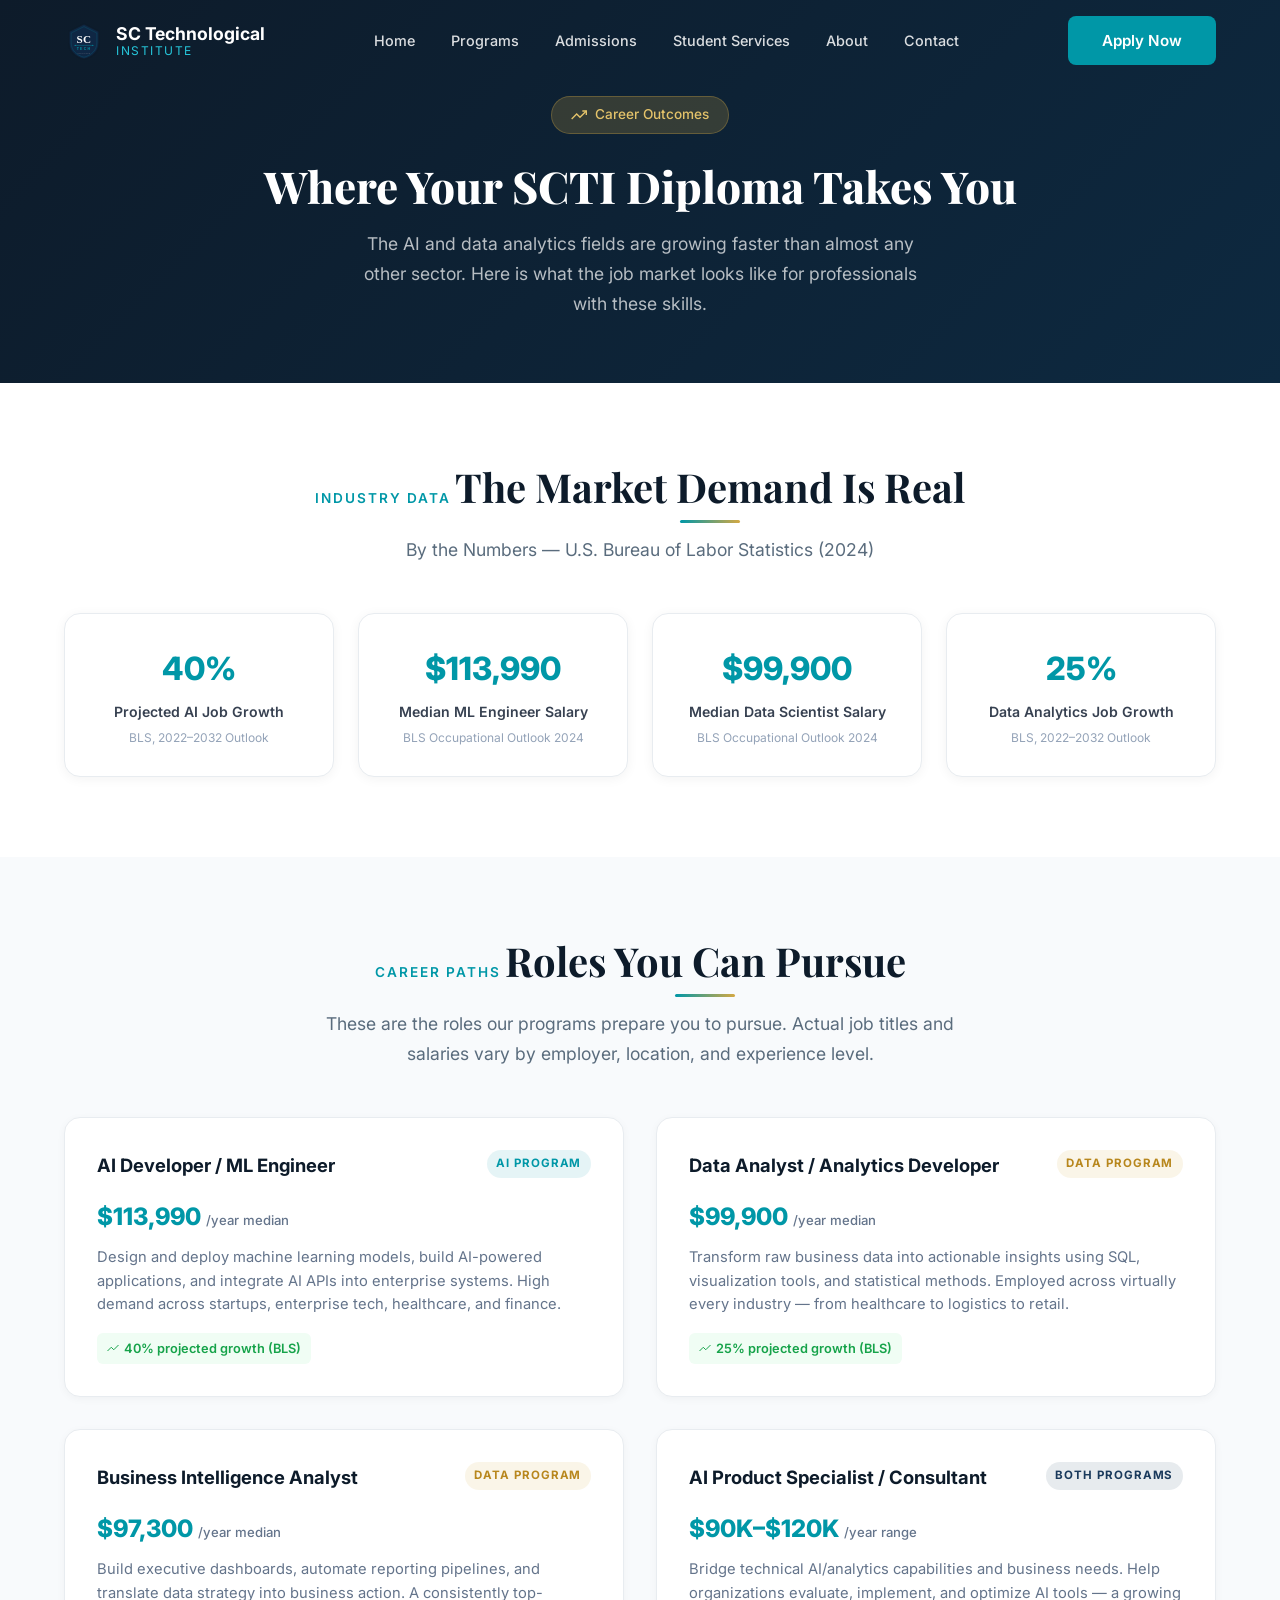
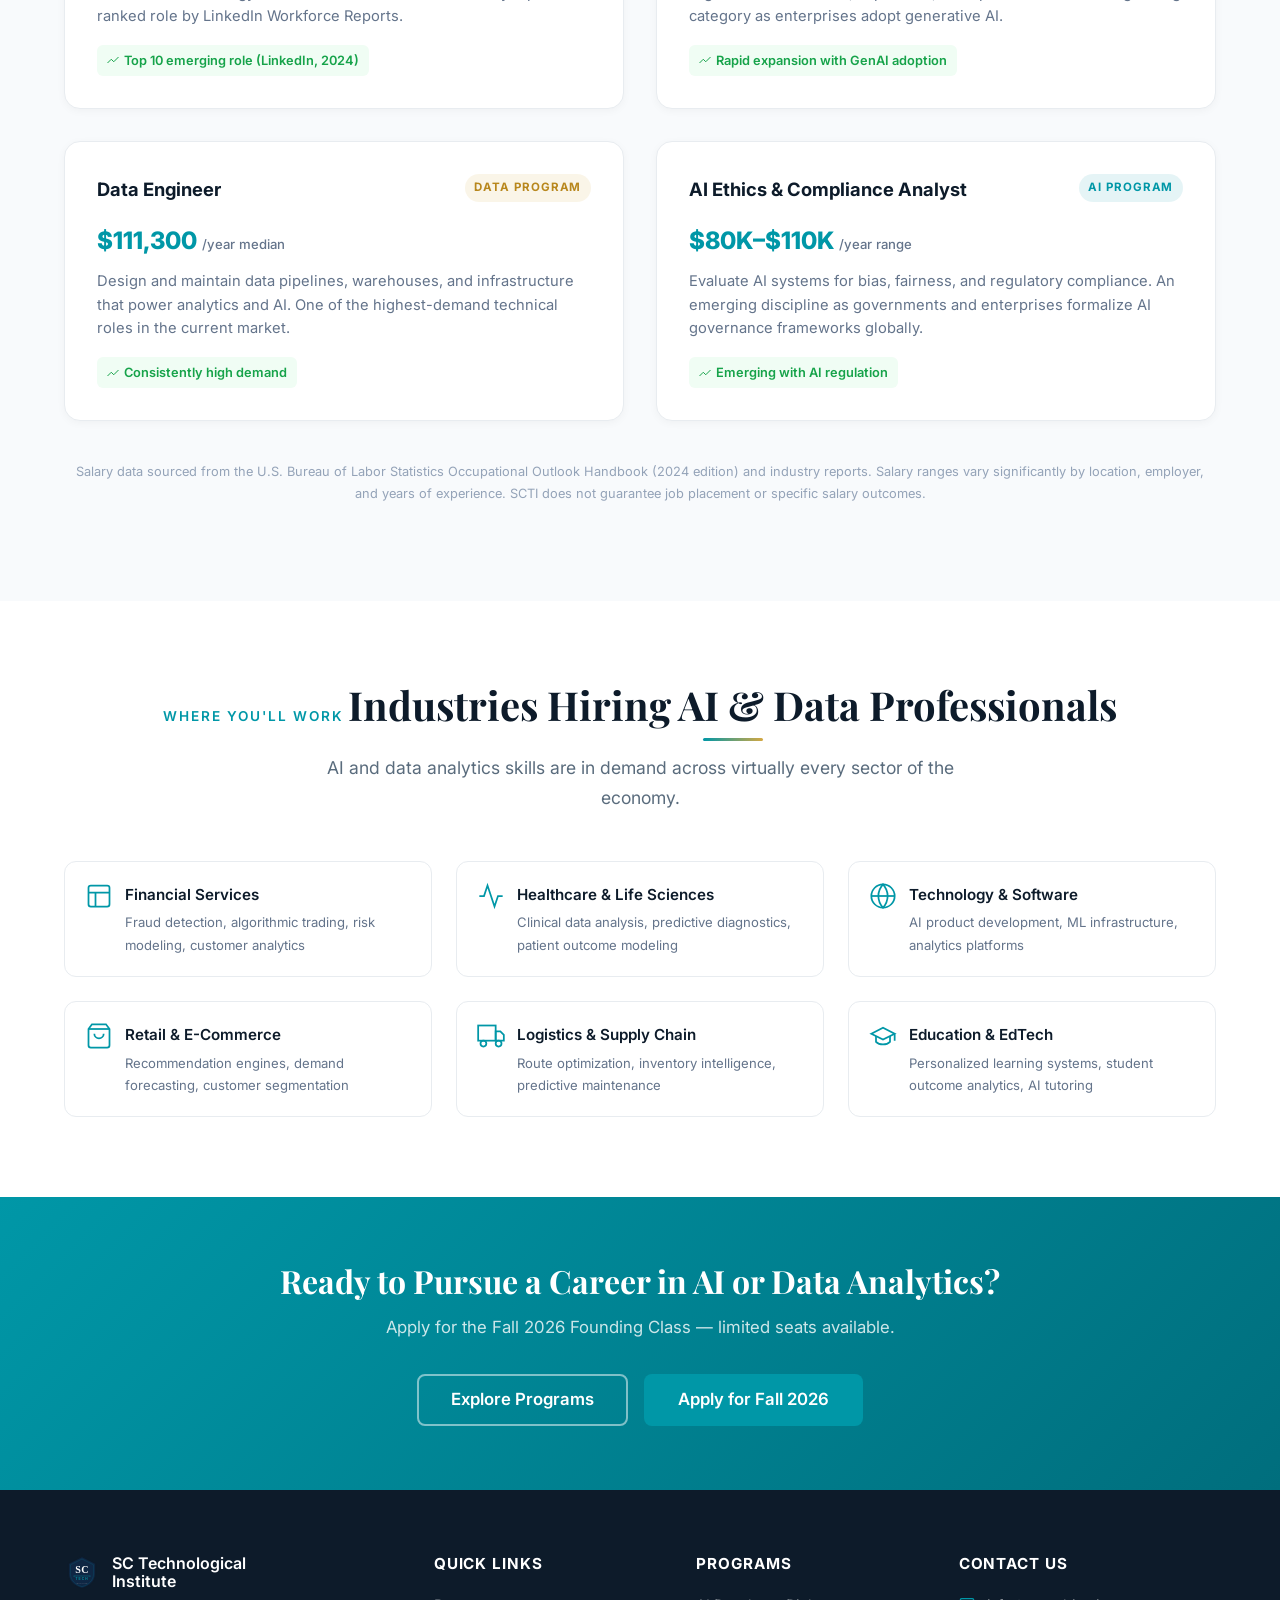
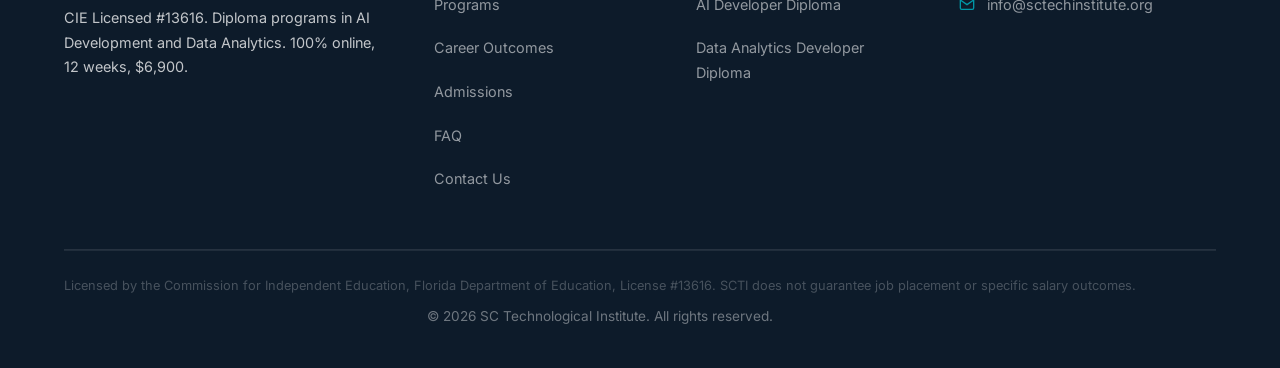
<file: careers.html>
<!DOCTYPE html>
<html lang="en">
<head>
    <meta charset="UTF-8">
    <meta name="viewport" content="width=device-width, initial-scale=1.0">
    <meta name="description" content="Career outcomes for SCTI graduates. AI Developer and Data Analytics careers — salary data, job growth, and roles you can pursue after completing your diploma at SC Technological Institute.">
    <meta name="keywords" content="AI developer salary, data analytics salary, machine learning engineer jobs, data analyst career Florida, tech career outcomes, AI job market 2024">
    <meta name="author" content="SC Technological Institute">
    <meta name="robots" content="index, follow">

    <link rel="canonical" href="https://www.sctechinstitute.org/careers.html">

    <meta property="og:title" content="AI &amp; Data Analytics Career Outcomes — Roles, Salaries, Growth | SCTI">
    <meta property="og:description" content="Where an SCTI diploma takes you. Salary data, job growth projections, and career paths in AI Development and Data Analytics — entry to senior roles.">
    <meta property="og:type" content="website">
    <meta property="og:url" content="https://www.sctechinstitute.org/careers.html">
    <meta property="og:site_name" content="SC Technological Institute">
    <meta property="og:locale" content="en_US">
    <meta property="og:image" content="https://www.sctechinstitute.org/images/logo.svg">

    <!-- Twitter Card -->
    <meta name="twitter:card" content="summary_large_image">
    <meta name="twitter:title" content="AI &amp; Data Analytics Career Outcomes — SCTI">
    <meta name="twitter:description" content="Where an SCTI diploma takes you. Salary data, job growth projections, and career paths in AI and Data Analytics.">
    <meta name="twitter:image" content="https://www.sctechinstitute.org/images/logo.svg">

    <title>AI &amp; Data Analytics Career Outcomes — Roles, Salaries, Growth | SCTI</title>

    <!-- Schema: Breadcrumbs -->
    <script type="application/ld+json">
    {
      "@context": "https://schema.org",
      "@type": "BreadcrumbList",
      "itemListElement": [
        { "@type": "ListItem", "position": 1, "name": "Home", "item": "https://www.sctechinstitute.org/" },
        { "@type": "ListItem", "position": 2, "name": "Careers", "item": "https://www.sctechinstitute.org/careers.html" }
      ]
    }
    </script>

    <link rel="preconnect" href="https://fonts.googleapis.com">
    <link rel="preconnect" href="https://fonts.gstatic.com" crossorigin>
    <link href="https://fonts.googleapis.com/css2?family=Inter:wght@300;400;500;600;700&family=Playfair+Display:wght@400;600;700&display=swap" rel="stylesheet">
    <link rel="stylesheet" href="css/style.css">
    <link rel="icon" type="image/png" href="images/logo.svg">

    <style>
        .careers-hero {
            background: linear-gradient(135deg, #0d1b2a 0%, #0d2940 100%);
            padding: 6rem 0 4rem;
            text-align: center;
        }
        .careers-hero h1 { font-size: 2.75rem; font-weight: 800; color: #fff; margin-bottom: 1rem; }
        .careers-hero p { font-size: 1.1rem; color: rgba(255,255,255,0.7); max-width: 580px; margin: 0 auto; }

        .careers-section { padding: 5rem 0; }
        .careers-section-alt { padding: 5rem 0; background: #f8fafc; }

        .salary-banner {
            display: grid;
            grid-template-columns: repeat(4, 1fr);
            gap: 1.5rem;
            margin-top: 3rem;
        }
        .salary-card {
            background: #fff;
            border: 1px solid #e8ecf0;
            border-radius: 16px;
            padding: 1.75rem;
            text-align: center;
            box-shadow: 0 2px 12px rgba(0,0,0,0.05);
        }
        .salary-card-num { font-size: 2rem; font-weight: 800; color: #0097a7; margin-bottom: 0.25rem; }
        .salary-card-label { font-size: 0.88rem; font-weight: 600; color: #374151; margin-bottom: 0.25rem; }
        .salary-card-source { font-size: 0.75rem; color: #94a3b8; }

        .role-grid { display: grid; grid-template-columns: repeat(2, 1fr); gap: 2rem; margin-top: 3rem; }
        .role-card {
            background: #fff;
            border: 1px solid #e8ecf0;
            border-radius: 16px;
            padding: 2rem;
            box-shadow: 0 2px 8px rgba(0,0,0,0.04);
        }
        .role-card-header { display: flex; justify-content: space-between; align-items: flex-start; margin-bottom: 1rem; }
        .role-title { font-size: 1.15rem; font-weight: 700; color: #0d1b2a; }
        .role-program {
            font-size: 0.72rem; font-weight: 700; text-transform: uppercase; letter-spacing: 0.08em;
            padding: 0.25rem 0.6rem; border-radius: 100px;
        }
        .role-program-ai { background: rgba(0,151,167,0.1); color: #0097a7; }
        .role-program-dat { background: rgba(212,168,67,0.12); color: #b8871d; }
        .role-program-both { background: rgba(26,58,92,0.1); color: #1a3a5c; }
        .role-salary { font-size: 1.5rem; font-weight: 800; color: #0097a7; margin-bottom: 0.5rem; }
        .role-salary span { font-size: 0.82rem; font-weight: 500; color: #64748b; }
        .role-desc { font-size: 0.92rem; color: #64748b; line-height: 1.6; margin-bottom: 1rem; }
        .role-growth {
            display: inline-flex; align-items: center; gap: 0.35rem;
            font-size: 0.8rem; font-weight: 600; color: #16a34a;
            background: #f0fdf4; border-radius: 6px; padding: 0.3rem 0.6rem;
        }
        .role-growth svg { stroke: #16a34a; }

        .industries-grid { display: grid; grid-template-columns: repeat(3, 1fr); gap: 1.5rem; margin-top: 2rem; }
        .industry-item {
            display: flex; align-items: flex-start; gap: 0.75rem;
            background: #fff; border: 1px solid #e8ecf0; border-radius: 12px; padding: 1.25rem;
        }
        .industry-icon { color: #0097a7; flex-shrink: 0; }
        .industry-name { font-weight: 600; color: #0d1b2a; font-size: 0.95rem; margin-bottom: 0.25rem; }
        .industry-desc { font-size: 0.82rem; color: #64748b; }

        .bls-note { text-align: center; font-size: 0.8rem; color: #94a3b8; margin-top: 2.5rem; }

        .careers-cta {
            background: linear-gradient(135deg, #0097a7 0%, #006e7d 100%);
            padding: 4rem 0; text-align: center;
        }
        .careers-cta h2 { color: #fff; font-size: 2rem; font-weight: 700; margin-bottom: 0.75rem; }
        .careers-cta p { color: rgba(255,255,255,0.8); margin-bottom: 2rem; font-size: 1.05rem; }
        .careers-cta-actions { display: flex; gap: 1rem; justify-content: center; flex-wrap: wrap; }

        @media (max-width: 900px) {
            .salary-banner { grid-template-columns: repeat(2, 1fr); }
            .role-grid { grid-template-columns: 1fr; }
            .industries-grid { grid-template-columns: repeat(2, 1fr); }
        }
        @media (max-width: 600px) {
            .salary-banner { grid-template-columns: 1fr; }
            .industries-grid { grid-template-columns: 1fr; }
            .careers-hero h1 { font-size: 2rem; }
        }
    </style>
</head>
<body>

    <!-- NAVIGATION -->
    <nav class="main-nav" role="navigation" aria-label="Main navigation">
        <div class="nav-container">
            <a href="index.html" class="nav-logo" aria-label="SC Technological Institute Home">
                <img src="images/logo.svg" alt="SCTI Logo" class="nav-logo-img" onerror="this.style.display='none'; this.nextElementSibling.style.display='flex';">
                <div class="logo-text-fallback" style="display:none;"><span class="logo-mark-sm">SCTI</span></div>
                <div class="nav-logo-text">
                    <span class="nav-logo-name">SC Technological</span>
                    <span class="nav-logo-sub">Institute</span>
                </div>
            </a>
            <ul class="nav-menu" role="menubar">
                <li role="none"><a href="index.html" role="menuitem">Home</a></li>
                <li role="none"><a href="programs.html" role="menuitem">Programs</a></li>
                <li role="none"><a href="admissions.html" role="menuitem">Admissions</a></li>
                <li role="none"><a href="student-services.html" role="menuitem">Student Services</a></li>
                <li role="none"><a href="about.html" role="menuitem">About</a></li>
                <li role="none"><a href="contact.html" role="menuitem">Contact</a></li>
            </ul>
            <a href="admissions.html" class="nav-cta btn btn-accent">Apply Now</a>
            <button class="hamburger" aria-label="Toggle menu" aria-expanded="false">
                <span></span><span></span><span></span>
            </button>
        </div>
    </nav>

    <main>
        <!-- HERO -->
        <section class="careers-hero">
            <div class="container">
                <div class="hero-badge" style="margin-bottom:1.5rem;">
                    <svg width="16" height="16" viewBox="0 0 24 24" fill="none" stroke="currentColor" stroke-width="2"><polyline points="23 6 13.5 15.5 8.5 10.5 1 18"/><polyline points="17 6 23 6 23 12"/></svg>
                    Career Outcomes
                </div>
                <h1>Where Your SCTI Diploma Takes You</h1>
                <p>The AI and data analytics fields are growing faster than almost any other sector. Here is what the job market looks like for professionals with these skills.</p>
            </div>
        </section>

        <!-- SALARY SNAPSHOT -->
        <section class="careers-section">
            <div class="container">
                <div class="section-header fade-in">
                    <span class="section-tag">Industry Data</span>
                    <h2 class="section-title">The Market Demand Is Real</h2>
                    <p class="section-subtitle">By the Numbers — U.S. Bureau of Labor Statistics (2024)</p>
                </div>

                <div class="salary-banner">
                    <div class="salary-card fade-in">
                        <div class="salary-card-num">40%</div>
                        <div class="salary-card-label">Projected AI Job Growth</div>
                        <div class="salary-card-source">BLS, 2022–2032 Outlook</div>
                    </div>
                    <div class="salary-card fade-in">
                        <div class="salary-card-num">$113,990</div>
                        <div class="salary-card-label">Median ML Engineer Salary</div>
                        <div class="salary-card-source">BLS Occupational Outlook 2024</div>
                    </div>
                    <div class="salary-card fade-in">
                        <div class="salary-card-num">$99,900</div>
                        <div class="salary-card-label">Median Data Scientist Salary</div>
                        <div class="salary-card-source">BLS Occupational Outlook 2024</div>
                    </div>
                    <div class="salary-card fade-in">
                        <div class="salary-card-num">25%</div>
                        <div class="salary-card-label">Data Analytics Job Growth</div>
                        <div class="salary-card-source">BLS, 2022–2032 Outlook</div>
                    </div>
                </div>
            </div>
        </section>

        <!-- ROLES -->
        <section class="careers-section-alt">
            <div class="container">
                <div class="section-header fade-in">
                    <span class="section-tag">Career Paths</span>
                    <h2 class="section-title">Roles You Can Pursue</h2>
                    <p class="section-subtitle">These are the roles our programs prepare you to pursue. Actual job titles and salaries vary by employer, location, and experience level.</p>
                </div>

                <div class="role-grid">

                    <div class="role-card fade-in">
                        <div class="role-card-header">
                            <div class="role-title">AI Developer / ML Engineer</div>
                            <span class="role-program role-program-ai">AI Program</span>
                        </div>
                        <div class="role-salary">$113,990 <span>/year median</span></div>
                        <p class="role-desc">Design and deploy machine learning models, build AI-powered applications, and integrate AI APIs into enterprise systems. High demand across startups, enterprise tech, healthcare, and finance.</p>
                        <span class="role-growth">
                            <svg width="12" height="12" viewBox="0 0 24 24" fill="none" stroke="currentColor" stroke-width="2"><polyline points="23 6 13.5 15.5 8.5 10.5 1 18"/></svg>
                            40% projected growth (BLS)
                        </span>
                    </div>

                    <div class="role-card fade-in">
                        <div class="role-card-header">
                            <div class="role-title">Data Analyst / Analytics Developer</div>
                            <span class="role-program role-program-dat">Data Program</span>
                        </div>
                        <div class="role-salary">$99,900 <span>/year median</span></div>
                        <p class="role-desc">Transform raw business data into actionable insights using SQL, visualization tools, and statistical methods. Employed across virtually every industry — from healthcare to logistics to retail.</p>
                        <span class="role-growth">
                            <svg width="12" height="12" viewBox="0 0 24 24" fill="none" stroke="currentColor" stroke-width="2"><polyline points="23 6 13.5 15.5 8.5 10.5 1 18"/></svg>
                            25% projected growth (BLS)
                        </span>
                    </div>

                    <div class="role-card fade-in">
                        <div class="role-card-header">
                            <div class="role-title">Business Intelligence Analyst</div>
                            <span class="role-program role-program-dat">Data Program</span>
                        </div>
                        <div class="role-salary">$97,300 <span>/year median</span></div>
                        <p class="role-desc">Build executive dashboards, automate reporting pipelines, and translate data strategy into business action. A consistently top-ranked role by LinkedIn Workforce Reports.</p>
                        <span class="role-growth">
                            <svg width="12" height="12" viewBox="0 0 24 24" fill="none" stroke="currentColor" stroke-width="2"><polyline points="23 6 13.5 15.5 8.5 10.5 1 18"/></svg>
                            Top 10 emerging role (LinkedIn, 2024)
                        </span>
                    </div>

                    <div class="role-card fade-in">
                        <div class="role-card-header">
                            <div class="role-title">AI Product Specialist / Consultant</div>
                            <span class="role-program role-program-both">Both Programs</span>
                        </div>
                        <div class="role-salary">$90K–$120K <span>/year range</span></div>
                        <p class="role-desc">Bridge technical AI/analytics capabilities and business needs. Help organizations evaluate, implement, and optimize AI tools — a growing category as enterprises adopt generative AI.</p>
                        <span class="role-growth">
                            <svg width="12" height="12" viewBox="0 0 24 24" fill="none" stroke="currentColor" stroke-width="2"><polyline points="23 6 13.5 15.5 8.5 10.5 1 18"/></svg>
                            Rapid expansion with GenAI adoption
                        </span>
                    </div>

                    <div class="role-card fade-in">
                        <div class="role-card-header">
                            <div class="role-title">Data Engineer</div>
                            <span class="role-program role-program-dat">Data Program</span>
                        </div>
                        <div class="role-salary">$111,300 <span>/year median</span></div>
                        <p class="role-desc">Design and maintain data pipelines, warehouses, and infrastructure that power analytics and AI. One of the highest-demand technical roles in the current market.</p>
                        <span class="role-growth">
                            <svg width="12" height="12" viewBox="0 0 24 24" fill="none" stroke="currentColor" stroke-width="2"><polyline points="23 6 13.5 15.5 8.5 10.5 1 18"/></svg>
                            Consistently high demand
                        </span>
                    </div>

                    <div class="role-card fade-in">
                        <div class="role-card-header">
                            <div class="role-title">AI Ethics &amp; Compliance Analyst</div>
                            <span class="role-program role-program-ai">AI Program</span>
                        </div>
                        <div class="role-salary">$80K–$110K <span>/year range</span></div>
                        <p class="role-desc">Evaluate AI systems for bias, fairness, and regulatory compliance. An emerging discipline as governments and enterprises formalize AI governance frameworks globally.</p>
                        <span class="role-growth">
                            <svg width="12" height="12" viewBox="0 0 24 24" fill="none" stroke="currentColor" stroke-width="2"><polyline points="23 6 13.5 15.5 8.5 10.5 1 18"/></svg>
                            Emerging with AI regulation
                        </span>
                    </div>

                </div>

                <p class="bls-note fade-in">Salary data sourced from the U.S. Bureau of Labor Statistics Occupational Outlook Handbook (2024 edition) and industry reports. Salary ranges vary significantly by location, employer, and years of experience. SCTI does not guarantee job placement or specific salary outcomes.</p>
            </div>
        </section>

        <!-- INDUSTRIES -->
        <section class="careers-section">
            <div class="container">
                <div class="section-header fade-in">
                    <span class="section-tag">Where You'll Work</span>
                    <h2 class="section-title">Industries Hiring AI &amp; Data Professionals</h2>
                    <p class="section-subtitle">AI and data analytics skills are in demand across virtually every sector of the economy.</p>
                </div>

                <div class="industries-grid">
                    <div class="industry-item fade-in">
                        <div class="industry-icon">
                            <svg width="28" height="28" viewBox="0 0 24 24" fill="none" stroke="currentColor" stroke-width="1.5"><rect x="3" y="3" width="18" height="18" rx="2"/><path d="M3 9h18M9 21V9"/></svg>
                        </div>
                        <div>
                            <div class="industry-name">Financial Services</div>
                            <div class="industry-desc">Fraud detection, algorithmic trading, risk modeling, customer analytics</div>
                        </div>
                    </div>
                    <div class="industry-item fade-in">
                        <div class="industry-icon">
                            <svg width="28" height="28" viewBox="0 0 24 24" fill="none" stroke="currentColor" stroke-width="1.5"><path d="M22 12h-4l-3 9L9 3l-3 9H2"/></svg>
                        </div>
                        <div>
                            <div class="industry-name">Healthcare &amp; Life Sciences</div>
                            <div class="industry-desc">Clinical data analysis, predictive diagnostics, patient outcome modeling</div>
                        </div>
                    </div>
                    <div class="industry-item fade-in">
                        <div class="industry-icon">
                            <svg width="28" height="28" viewBox="0 0 24 24" fill="none" stroke="currentColor" stroke-width="1.5"><circle cx="12" cy="12" r="10"/><line x1="2" y1="12" x2="22" y2="12"/><path d="M12 2a15.3 15.3 0 0 1 4 10 15.3 15.3 0 0 1-4 10 15.3 15.3 0 0 1-4-10 15.3 15.3 0 0 1 4-10z"/></svg>
                        </div>
                        <div>
                            <div class="industry-name">Technology &amp; Software</div>
                            <div class="industry-desc">AI product development, ML infrastructure, analytics platforms</div>
                        </div>
                    </div>
                    <div class="industry-item fade-in">
                        <div class="industry-icon">
                            <svg width="28" height="28" viewBox="0 0 24 24" fill="none" stroke="currentColor" stroke-width="1.5"><path d="M6 2L3 6v14a2 2 0 0 0 2 2h14a2 2 0 0 0 2-2V6l-3-4z"/><line x1="3" y1="6" x2="21" y2="6"/><path d="M16 10a4 4 0 0 1-8 0"/></svg>
                        </div>
                        <div>
                            <div class="industry-name">Retail &amp; E-Commerce</div>
                            <div class="industry-desc">Recommendation engines, demand forecasting, customer segmentation</div>
                        </div>
                    </div>
                    <div class="industry-item fade-in">
                        <div class="industry-icon">
                            <svg width="28" height="28" viewBox="0 0 24 24" fill="none" stroke="currentColor" stroke-width="1.5"><rect x="1" y="3" width="15" height="13"/><polygon points="16 8 20 8 23 11 23 16 16 16 16 8"/><circle cx="5.5" cy="18.5" r="2.5"/><circle cx="18.5" cy="18.5" r="2.5"/></svg>
                        </div>
                        <div>
                            <div class="industry-name">Logistics &amp; Supply Chain</div>
                            <div class="industry-desc">Route optimization, inventory intelligence, predictive maintenance</div>
                        </div>
                    </div>
                    <div class="industry-item fade-in">
                        <div class="industry-icon">
                            <svg width="28" height="28" viewBox="0 0 24 24" fill="none" stroke="currentColor" stroke-width="1.5"><path d="M22 10v6M2 10l10-5 10 5-10 5z"/><path d="M6 12v5c3 3 9 3 12 0v-5"/></svg>
                        </div>
                        <div>
                            <div class="industry-name">Education &amp; EdTech</div>
                            <div class="industry-desc">Personalized learning systems, student outcome analytics, AI tutoring</div>
                        </div>
                    </div>
                </div>
            </div>
        </section>

        <!-- CTA -->
        <section class="careers-cta">
            <div class="container">
                <h2>Ready to Pursue a Career in AI or Data Analytics?</h2>
                <p>Apply for the Fall 2026 Founding Class — limited seats available.</p>
                <div class="careers-cta-actions">
                    <a href="programs.html" class="btn btn-outline-light btn-lg">Explore Programs</a>
                    <a href="admissions.html" class="btn btn-accent btn-lg">Apply for Fall 2026</a>
                </div>
            </div>
        </section>
    </main>

    <!-- FOOTER -->
    <footer class="site-footer" role="contentinfo">
        <div class="container">
            <div class="footer-grid">
                <div class="footer-col">
                    <div class="footer-logo">
                        <img src="images/logo.svg" alt="SCTI Logo" class="footer-logo-img" onerror="this.style.display='none'; this.nextElementSibling.style.display='flex';">
                        <div class="logo-text-fallback" style="display:none;"><span class="logo-mark-sm">SCTI</span></div>
                        <div class="footer-logo-text"><span>SC Technological</span><span>Institute</span></div>
                    </div>
                    <p class="footer-about">CIE Licensed #13616. Diploma programs in AI Development and Data Analytics. 100% online, 12 weeks, $6,900.</p>
                </div>
                <div class="footer-col">
                    <h4 class="footer-heading">Quick Links</h4>
                    <ul class="footer-links">
                        <li><a href="programs.html">Programs</a></li>
                        <li><a href="careers.html">Career Outcomes</a></li>
                        <li><a href="admissions.html">Admissions</a></li>
                        <li><a href="faq.html">FAQ</a></li>
                        <li><a href="contact.html">Contact Us</a></li>
                    </ul>
                </div>
                <div class="footer-col">
                    <h4 class="footer-heading">Programs</h4>
                    <ul class="footer-links">
                        <li><a href="programs.html">AI Developer Diploma</a></li>
                        <li><a href="programs.html">Data Analytics Developer Diploma</a></li>
                    </ul>
                </div>
                <div class="footer-col">
                    <h4 class="footer-heading">Contact Us</h4>
                    <ul class="footer-contact">
                        <li>
                            <svg width="16" height="16" viewBox="0 0 24 24" fill="none" stroke="currentColor" stroke-width="2"><path d="M4 4h16c1.1 0 2 .9 2 2v12c0 1.1-.9 2-2 2H4c-1.1 0-2-.9-2-2V6c0-1.1.9-2 2-2z"/><polyline points="22,6 12,13 2,6"/></svg>
                            <a href="mailto:info@sctechinstitute.org">info@sctechinstitute.org</a>
                        </li>
                    </ul>
                </div>
            </div>
            <div class="footer-bottom">
                <div class="footer-bottom-content">
                    <p class="footer-licensure">Licensed by the Commission for Independent Education, Florida Department of Education, License #13616. SCTI does not guarantee job placement or specific salary outcomes.</p>
                    <p class="footer-copyright">&copy; 2026 SC Technological Institute. All rights reserved.</p>
                </div>
            </div>
        </div>
    </footer>

    <script src="js/main.js"></script>
</body>
</html>
</file>
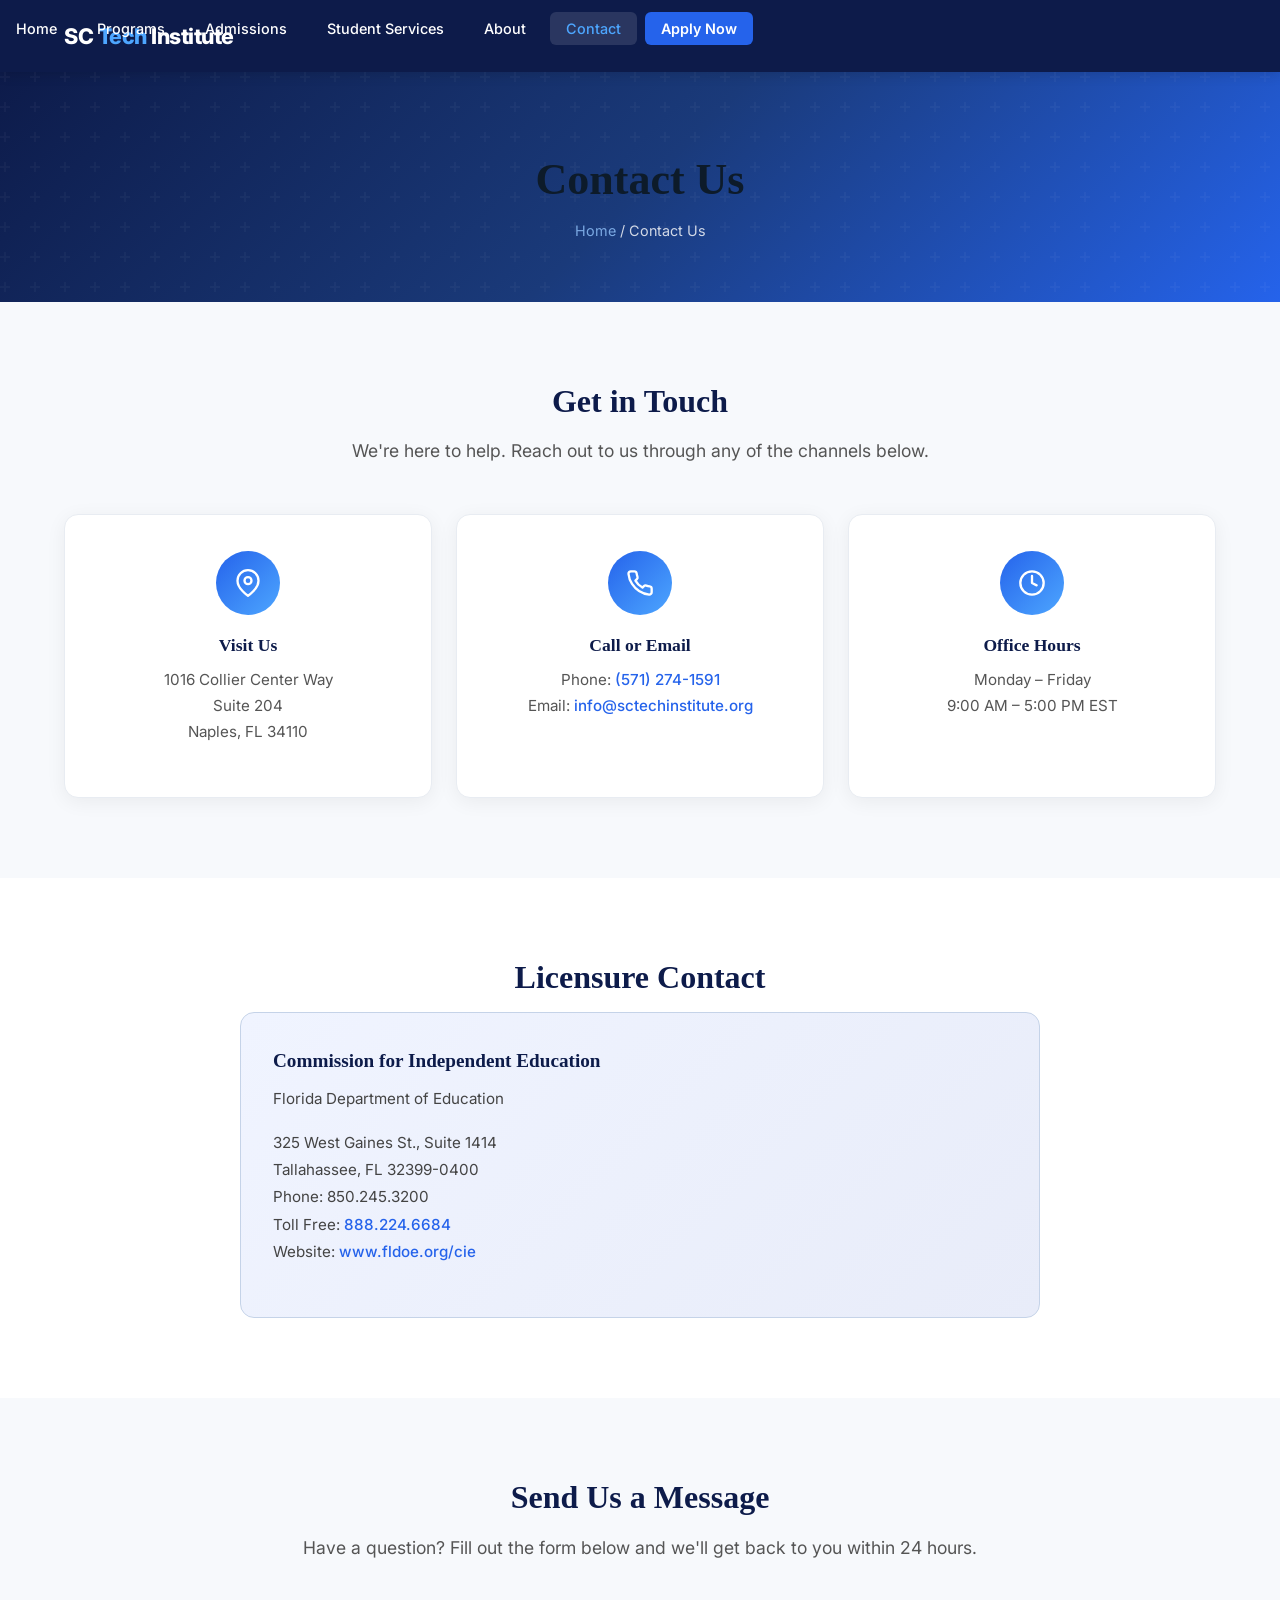
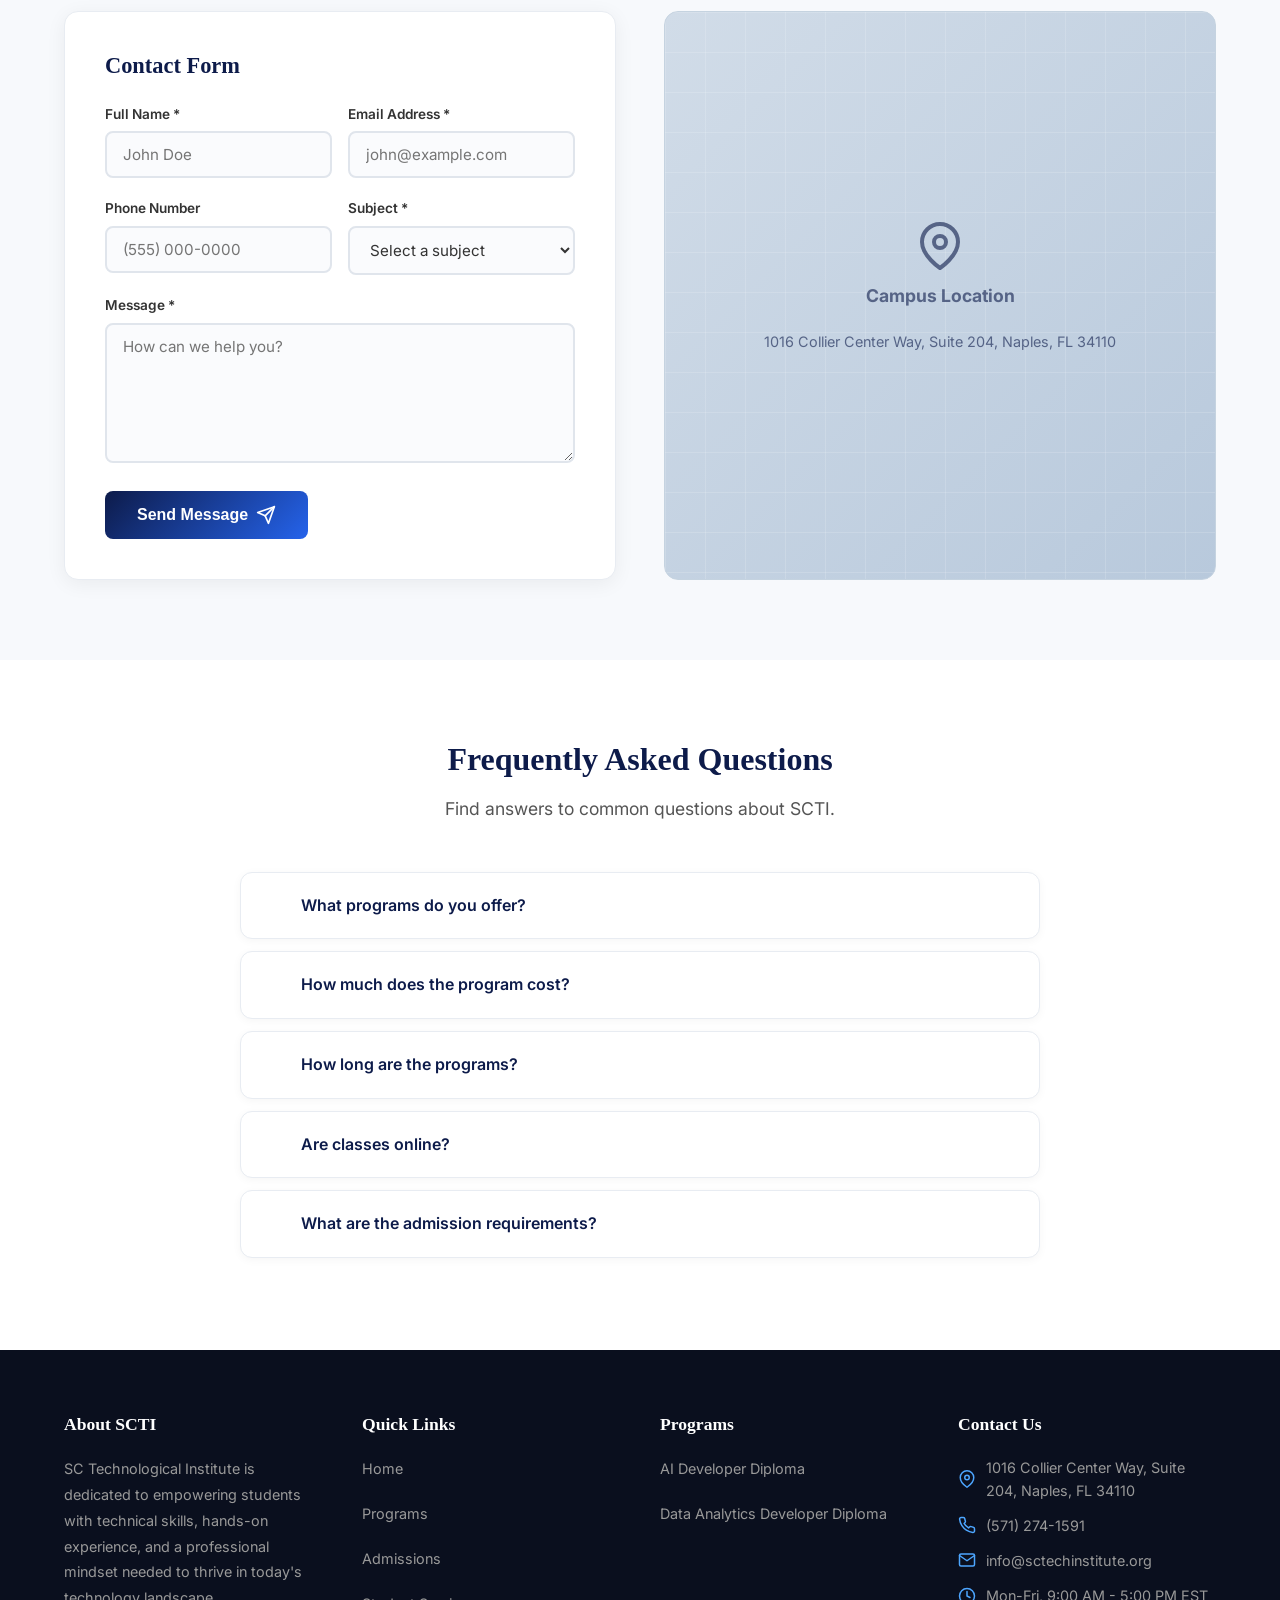
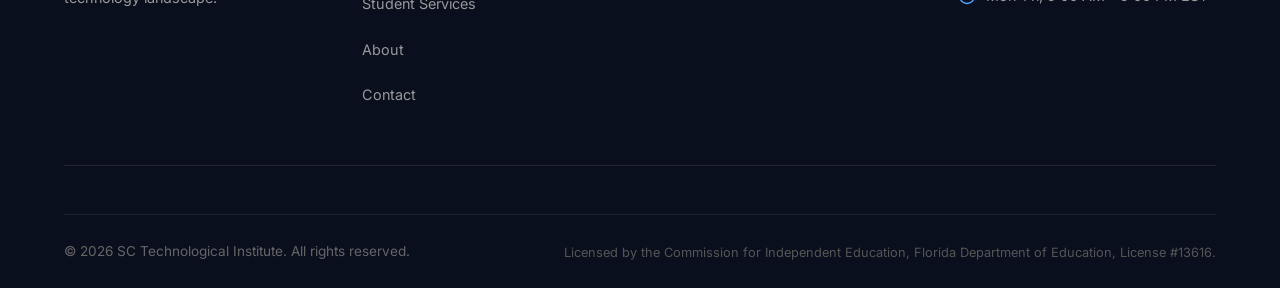
<file: contact.html>
<!DOCTYPE html>
<html lang="en">
<head>
    <meta charset="UTF-8">
    <meta name="viewport" content="width=device-width, initial-scale=1.0">
    <meta name="description" content="Contact SC Technological Institute admissions in Naples, FL. Phone (571) 274-1591, email info@sctechinstitute.org. Florida CIE Licensed #13616. Speak with admissions about AI Developer and Data Analytics diploma programs.">
    <meta name="keywords" content="SC Technological Institute contact, SCTI admissions, AI school Naples FL, data analytics school Florida contact, CIE licensed tech school">
    <meta name="author" content="SC Technological Institute">
    <meta name="robots" content="index, follow">
    <link rel="canonical" href="https://www.sctechinstitute.org/contact.html">

    <!-- Open Graph -->
    <meta property="og:title" content="Contact SCTI — Admissions, Student Services, Tech Support | Naples, FL">
    <meta property="og:description" content="Reach SCTI admissions: (571) 274-1591 | info@sctechinstitute.org | 1016 Collier Center Way, Suite 204, Naples FL 34110. Florida CIE Licensed #13616.">
    <meta property="og:type" content="website">
    <meta property="og:url" content="https://www.sctechinstitute.org/contact.html">
    <meta property="og:site_name" content="SC Technological Institute">
    <meta property="og:locale" content="en_US">
    <meta property="og:image" content="https://www.sctechinstitute.org/images/logo.svg">

    <!-- Twitter Card -->
    <meta name="twitter:card" content="summary_large_image">
    <meta name="twitter:title" content="Contact SCTI — Admissions &amp; Student Services | Naples, FL">
    <meta name="twitter:description" content="Reach SCTI admissions: (571) 274-1591 | info@sctechinstitute.org. Florida CIE Licensed #13616.">
    <meta name="twitter:image" content="https://www.sctechinstitute.org/images/logo.svg">

    <title>Contact SCTI Admissions — Naples FL | SC Technological Institute</title>

    <!-- Schema: LocalBusiness / EducationalOrganization for Maps + Local Pack -->
    <script type="application/ld+json">
    {
      "@context": "https://schema.org",
      "@type": ["EducationalOrganization", "LocalBusiness"],
      "@id": "https://www.sctechinstitute.org/#organization",
      "name": "SC Technological Institute",
      "alternateName": "SCTI",
      "url": "https://www.sctechinstitute.org",
      "logo": "https://www.sctechinstitute.org/images/logo.svg",
      "image": "https://www.sctechinstitute.org/images/logo.svg",
      "description": "SC Technological Institute is a Florida CIE-licensed (License #13616) technology school offering 12-week online diploma programs in Artificial Intelligence Developer and Data Analytics Developer.",
      "telephone": "+1-571-274-1591",
      "email": "info@sctechinstitute.org",
      "priceRange": "$$",
      "address": {
        "@type": "PostalAddress",
        "streetAddress": "1016 Collier Center Way, Suite 204",
        "addressLocality": "Naples",
        "addressRegion": "FL",
        "postalCode": "34110",
        "addressCountry": "US"
      },
      "geo": {
        "@type": "GeoCoordinates",
        "latitude": "26.2786",
        "longitude": "-81.7919"
      },
      "openingHoursSpecification": [
        {
          "@type": "OpeningHoursSpecification",
          "dayOfWeek": ["Monday", "Tuesday", "Wednesday", "Thursday", "Friday"],
          "opens": "09:00",
          "closes": "17:00"
        }
      ],
      "sameAs": [],
      "hasCredential": {
        "@type": "EducationalOccupationalCredential",
        "credentialCategory": "license",
        "name": "Florida Commission for Independent Education License #13616",
        "recognizedBy": {
          "@type": "Organization",
          "name": "Florida Department of Education — Commission for Independent Education",
          "url": "https://www.fldoe.org/cie"
        }
      },
      "contactPoint": [
        {
          "@type": "ContactPoint",
          "telephone": "+1-571-274-1591",
          "contactType": "Admissions",
          "email": "info@sctechinstitute.org",
          "areaServed": "US",
          "availableLanguage": ["English"]
        }
      ]
    }
    </script>

    <!-- Schema: Breadcrumbs -->
    <script type="application/ld+json">
    {
      "@context": "https://schema.org",
      "@type": "BreadcrumbList",
      "itemListElement": [
        { "@type": "ListItem", "position": 1, "name": "Home", "item": "https://www.sctechinstitute.org/" },
        { "@type": "ListItem", "position": 2, "name": "Contact", "item": "https://www.sctechinstitute.org/contact.html" }
      ]
    }
    </script>
    <link rel="preconnect" href="https://fonts.googleapis.com">
    <link rel="preconnect" href="https://fonts.gstatic.com" crossorigin>
    <link href="https://fonts.googleapis.com/css2?family=Inter:wght@300;400;500;600;700;800&display=swap" rel="stylesheet">
    <link rel="stylesheet" href="css/style.css">
    <style>
        /* ========== Reset & Base ========== */
        *, *::before, *::after { box-sizing: border-box; margin: 0; padding: 0; }
        body { font-family: 'Inter', -apple-system, BlinkMacSystemFont, 'Segoe UI', Roboto, sans-serif; color: #1a1a2e; line-height: 1.6; background: #fff; }
        a { text-decoration: none; color: inherit; }
        ul { list-style: none; }
        img { max-width: 100%; display: block; }
        .container { max-width: 1200px; margin: 0 auto; padding: 0 24px; }

        /* ========== Coming Soon Overlay ========== */
        .coming-soon-overlay {
            display: none;
            position: fixed; inset: 0; z-index: 9999;
            background: rgba(10, 10, 30, 0.92);
            justify-content: center; align-items: center;
            backdrop-filter: blur(6px);
        }
        .coming-soon-overlay.active { display: flex; }
        .coming-soon-box {
            background: #fff; border-radius: 16px; padding: 48px 40px;
            text-align: center; max-width: 480px; width: 90%;
            box-shadow: 0 25px 60px rgba(0,0,0,0.3);
        }
        .coming-soon-box h2 { font-size: 1.75rem; margin-bottom: 12px; color: #0d1b4a; }
        .coming-soon-box p { color: #555; margin-bottom: 24px; }
        .coming-soon-box .btn { display: inline-block; padding: 12px 28px; background: #0d1b4a; color: #fff; border-radius: 8px; font-weight: 600; cursor: pointer; border: none; font-size: 1rem; transition: background 0.3s; }
        .coming-soon-box .btn:hover { background: #1a3a7a; }

        /* ========== Header / Navigation ========== */
        .site-header {
            background: #0d1b4a; color: #fff;
            position: sticky; top: 0; z-index: 1000;
            box-shadow: 0 2px 12px rgba(0,0,0,0.15);
        }
        .header-inner {
            display: flex; align-items: center; justify-content: space-between;
            padding: 0 24px; max-width: 1200px; margin: 0 auto; height: 72px;
        }
        .logo { font-size: 1.35rem; font-weight: 800; letter-spacing: -0.5px; }
        .logo span { color: #4da6ff; }
        .nav-toggle { display: none; background: none; border: none; color: #fff; cursor: pointer; padding: 8px; }
        .main-nav ul { display: flex; gap: 8px; }
        .main-nav a {
            padding: 8px 16px; border-radius: 6px; font-size: 0.9rem; font-weight: 500;
            transition: background 0.3s, color 0.3s;
        }
        .main-nav a:hover, .main-nav a.active { background: rgba(255,255,255,0.12); color: #4da6ff; }
        .nav-apply { background: #2563eb !important; color: #fff !important; border-radius: 6px; font-weight: 600 !important; }
        .nav-apply:hover { background: #1d4ed8 !important; }

        /* ========== Hero / Page Banner ========== */
        .page-hero {
            background: linear-gradient(135deg, #0d1b4a 0%, #1a3a7a 50%, #2563eb 100%);
            color: #fff; padding: 80px 0 60px; text-align: center;
            position: relative; overflow: hidden;
        }
        .page-hero::before {
            content: ''; position: absolute; inset: 0;
            background: url("data:image/svg+xml,%3Csvg width='60' height='60' viewBox='0 0 60 60' xmlns='http://www.w3.org/2000/svg'%3E%3Cg fill='none' fill-rule='evenodd'%3E%3Cg fill='%23ffffff' fill-opacity='0.03'%3E%3Cpath d='M36 34v-4h-2v4h-4v2h4v4h2v-4h4v-2h-4zm0-30V0h-2v4h-4v2h4v4h2V6h4V4h-4zM6 34v-4H4v4H0v2h4v4h2v-4h4v-2H6zM6 4V0H4v4H0v2h4v4h2V6h4V4H6z'/%3E%3C/g%3E%3C/g%3E%3C/svg%3E");
        }
        .page-hero h1 { font-size: 2.75rem; font-weight: 800; margin-bottom: 12px; position: relative; }
        .breadcrumb { position: relative; font-size: 0.9rem; opacity: 0.8; }
        .breadcrumb a { color: #93c5fd; }
        .breadcrumb a:hover { text-decoration: underline; }

        /* ========== Sections ========== */
        .content-section { padding: 80px 0; }
        .content-section:nth-child(even) { background: #f7f9fc; }
        .section-title {
            font-size: 2rem; font-weight: 800; color: #0d1b4a;
            margin-bottom: 16px; text-align: center;
        }
        .section-subtitle {
            font-size: 1.1rem; color: #555; max-width: 700px;
            margin: 0 auto 48px; text-align: center; line-height: 1.7;
        }

        /* ========== Contact Info Cards ========== */
        .contact-cards {
            display: grid; grid-template-columns: repeat(3, 1fr);
            gap: 24px;
        }
        .contact-card {
            background: #fff; border-radius: 14px; padding: 36px 28px;
            text-align: center; border: 1px solid #e8ecf2;
            box-shadow: 0 4px 20px rgba(0,0,0,0.06);
            transition: transform 0.3s, box-shadow 0.3s;
        }
        .contact-card:hover { transform: translateY(-4px); box-shadow: 0 12px 32px rgba(0,0,0,0.1); }
        .contact-card-icon {
            width: 64px; height: 64px; margin: 0 auto 20px;
            background: linear-gradient(135deg, #2563eb, #4da6ff);
            border-radius: 50%; display: flex; align-items: center; justify-content: center;
        }
        .contact-card-icon svg { width: 28px; height: 28px; fill: none; stroke: #fff; stroke-width: 2; stroke-linecap: round; stroke-linejoin: round; }
        .contact-card h3 { font-size: 1.1rem; font-weight: 700; color: #0d1b4a; margin-bottom: 10px; }
        .contact-card p { font-size: 0.95rem; color: #555; line-height: 1.7; }
        .contact-card a { color: #2563eb; font-weight: 500; }
        .contact-card a:hover { text-decoration: underline; }

        /* ========== Licensure Box ========== */
        .licensure-contact {
            background: linear-gradient(135deg, #f0f4ff, #e8ecf9);
            border-radius: 14px; padding: 36px 32px;
            border: 1px solid #c5d3e8;
            max-width: 800px; margin: 0 auto;
        }
        .licensure-contact h3 { font-size: 1.2rem; font-weight: 700; color: #0d1b4a; margin-bottom: 12px; }
        .licensure-contact p { font-size: 0.95rem; color: #444; line-height: 1.8; }
        .licensure-contact a { color: #2563eb; font-weight: 500; }
        .licensure-contact a:hover { text-decoration: underline; }

        /* ========== Contact Form ========== */
        .contact-form-wrapper {
            display: grid; grid-template-columns: 1fr 1fr; gap: 48px;
            align-items: start;
        }
        .contact-form { background: #fff; border-radius: 14px; padding: 40px; border: 1px solid #e8ecf2; box-shadow: 0 4px 20px rgba(0,0,0,0.06); }
        .contact-form h3 { font-size: 1.4rem; font-weight: 700; color: #0d1b4a; margin-bottom: 24px; }
        .form-group { margin-bottom: 20px; }
        .form-group label { display: block; font-size: 0.85rem; font-weight: 600; color: #333; margin-bottom: 6px; }
        .form-group input,
        .form-group select,
        .form-group textarea {
            width: 100%; padding: 12px 16px; border: 2px solid #e0e5ec;
            border-radius: 8px; font-family: inherit; font-size: 0.95rem;
            transition: border-color 0.3s, box-shadow 0.3s;
            background: #fafbfd; color: #333;
        }
        .form-group input:focus,
        .form-group select:focus,
        .form-group textarea:focus {
            outline: none; border-color: #2563eb;
            box-shadow: 0 0 0 3px rgba(37, 99, 235, 0.12);
            background: #fff;
        }
        .form-group textarea { min-height: 140px; resize: vertical; }
        .form-row { display: grid; grid-template-columns: 1fr 1fr; gap: 16px; }
        .submit-btn {
            display: inline-flex; align-items: center; gap: 8px;
            padding: 14px 32px; background: linear-gradient(135deg, #0d1b4a, #2563eb);
            color: #fff; border: none; border-radius: 8px;
            font-size: 1rem; font-weight: 600; cursor: pointer;
            transition: transform 0.3s, box-shadow 0.3s;
        }
        .submit-btn:hover { transform: translateY(-2px); box-shadow: 0 8px 24px rgba(37, 99, 235, 0.3); }
        .submit-btn svg { width: 20px; height: 20px; fill: none; stroke: currentColor; stroke-width: 2; stroke-linecap: round; stroke-linejoin: round; }

        /* ========== Map Placeholder ========== */
        .map-placeholder {
            background: linear-gradient(135deg, #d1dce8, #b8c9dc);
            border-radius: 14px; height: 100%; min-height: 420px;
            display: flex; flex-direction: column; align-items: center; justify-content: center;
            border: 1px solid #c5d3e0; position: relative; overflow: hidden;
        }
        .map-placeholder::before {
            content: ''; position: absolute; inset: 0;
            background:
                linear-gradient(90deg, rgba(255,255,255,0.15) 1px, transparent 1px),
                linear-gradient(rgba(255,255,255,0.15) 1px, transparent 1px);
            background-size: 40px 40px;
        }
        .map-placeholder svg { position: relative; z-index: 1; width: 48px; height: 48px; fill: none; stroke: #0d1b4a; stroke-width: 2; stroke-linecap: round; stroke-linejoin: round; opacity: 0.6; margin-bottom: 12px; }
        .map-placeholder p { position: relative; z-index: 1; font-weight: 700; color: #0d1b4a; opacity: 0.6; font-size: 1.1rem; }
        .map-placeholder .map-address { font-weight: 400; font-size: 0.9rem; margin-top: 4px; }

        /* ========== FAQ Accordion ========== */
        .faq-list { max-width: 800px; margin: 0 auto; }
        .faq-list details {
            background: #fff; border: 1px solid #e8ecf2;
            border-radius: 12px; margin-bottom: 12px;
            box-shadow: 0 2px 10px rgba(0,0,0,0.04);
            overflow: hidden; transition: box-shadow 0.3s;
        }
        .faq-list details:hover { box-shadow: 0 4px 16px rgba(0,0,0,0.08); }
        .faq-list details[open] { border-color: #2563eb; box-shadow: 0 4px 20px rgba(37,99,235,0.1); }
        .faq-list summary {
            padding: 20px 24px; font-weight: 600; font-size: 1rem;
            color: #0d1b4a; cursor: pointer; display: flex; align-items: center; gap: 12px;
            list-style: none;
        }
        .faq-list summary::-webkit-details-marker { display: none; }
        .faq-list summary::before {
            content: ''; flex-shrink: 0;
            width: 24px; height: 24px; border-radius: 50%;
            background: linear-gradient(135deg, #2563eb, #4da6ff);
            display: flex; align-items: center; justify-content: center;
            background-image: url("data:image/svg+xml,%3Csvg xmlns='http://www.w3.org/2000/svg' width='14' height='14' viewBox='0 0 24 24' fill='none' stroke='white' stroke-width='3' stroke-linecap='round' stroke-linejoin='round'%3E%3Cline x1='12' y1='5' x2='12' y2='19'%3E%3C/line%3E%3Cline x1='5' y1='12' x2='19' y2='12'%3E%3C/line%3E%3C/svg%3E");
            background-repeat: no-repeat; background-position: center; background-size: 14px;
        }
        .faq-list details[open] summary::before {
            background-image: url("data:image/svg+xml,%3Csvg xmlns='http://www.w3.org/2000/svg' width='14' height='14' viewBox='0 0 24 24' fill='none' stroke='white' stroke-width='3' stroke-linecap='round' stroke-linejoin='round'%3E%3Cline x1='5' y1='12' x2='19' y2='12'%3E%3C/line%3E%3C/svg%3E");
        }
        .faq-list details div { padding: 0 24px 20px 60px; color: #555; font-size: 0.95rem; line-height: 1.7; }

        /* ========== Footer ========== */
        .site-footer { background: #0a0f1e; color: #ccc; padding: 64px 0 0; }
        .footer-grid {
            display: grid; grid-template-columns: repeat(auto-fit, minmax(240px, 1fr));
            gap: 40px; margin-bottom: 48px;
        }
        .footer-col h3 { color: #fff; font-size: 1.1rem; margin-bottom: 20px; font-weight: 700; }
        .footer-col p { font-size: 0.9rem; line-height: 1.8; color: #999; }
        .footer-col ul li { margin-bottom: 10px; }
        .footer-col ul a { font-size: 0.9rem; color: #999; transition: color 0.3s; }
        .footer-col ul a:hover { color: #4da6ff; }
        .footer-contact-item { display: flex; align-items: center; gap: 10px; margin-bottom: 12px; font-size: 0.9rem; color: #999; }
        .footer-contact-item svg { flex-shrink: 0; width: 18px; height: 18px; stroke: #4da6ff; fill: none; stroke-width: 2; stroke-linecap: round; stroke-linejoin: round; }
        .footer-bottom {
            border-top: 1px solid rgba(255,255,255,0.08);
            padding: 24px 0; text-align: center; font-size: 0.85rem; color: #666;
        }
        .footer-bottom span { display: block; margin-top: 4px; font-size: 0.8rem; color: #555; }

        /* ========== Responsive ========== */
        @media (max-width: 768px) {
            .nav-toggle { display: block; }
            .main-nav { position: absolute; top: 72px; left: 0; right: 0; background: #0d1b4a; padding: 16px 24px; display: none; border-top: 1px solid rgba(255,255,255,0.1); }
            .main-nav.open { display: block; }
            .main-nav ul { flex-direction: column; gap: 4px; }
            .main-nav a { display: block; padding: 12px 16px; }
            .page-hero h1 { font-size: 2rem; }
            .contact-cards { grid-template-columns: 1fr; }
            .contact-form-wrapper { grid-template-columns: 1fr; }
            .form-row { grid-template-columns: 1fr; }
        }
    </style>
</head>
<body>

    <!-- Header (formerly coming soon placeholder removed - site now live) -->
    <div style="display:none" id="comingSoonOverlay">
        <div class="coming-soon-box">
            <button class="btn" onclick="">Preview Site</button>
        </div>
    </div>

    <!-- Header -->
    <header class="site-header">
        <div class="header-inner">
            <a href="index.html" class="logo">SC <span>Tech</span> Institute</a>
            <button class="nav-toggle" aria-label="Toggle navigation" onclick="document.querySelector('.main-nav').classList.toggle('open')">
                <svg width="24" height="24" viewBox="0 0 24 24" fill="none" stroke="currentColor" stroke-width="2" stroke-linecap="round" stroke-linejoin="round">
                    <line x1="3" y1="6" x2="21" y2="6"></line>
                    <line x1="3" y1="12" x2="21" y2="12"></line>
                    <line x1="3" y1="18" x2="21" y2="18"></line>
                </svg>
            </button>
            <nav class="main-nav">
                <ul>
                    <li><a href="index.html">Home</a></li>
                    <li><a href="programs.html">Programs</a></li>
                    <li><a href="admissions.html">Admissions</a></li>
                    <li><a href="student-services.html">Student Services</a></li>
                    <li><a href="about.html">About</a></li>
                    <li><a href="contact.html" class="active">Contact</a></li>
                    <li><a href="admissions.html" class="nav-apply">Apply Now</a></li>
                </ul>
            </nav>
        </div>
    </header>

    <!-- Page Hero -->
    <section class="page-hero">
        <div class="container">
            <h1>Contact Us</h1>
            <div class="breadcrumb">
                <a href="index.html">Home</a> / Contact Us
            </div>
        </div>
    </section>

    <!-- Contact Information -->
    <section class="content-section">
        <div class="container">
            <h2 class="section-title">Get in Touch</h2>
            <p class="section-subtitle">We're here to help. Reach out to us through any of the channels below.</p>
            <div class="contact-cards">

                <!-- Address -->
                <div class="contact-card">
                    <div class="contact-card-icon">
                        <svg viewBox="0 0 24 24"><path d="M21 10c0 7-9 13-9 13s-9-6-9-13a9 9 0 0 1 18 0z"/><circle cx="12" cy="10" r="3"/></svg>
                    </div>
                    <h3>Visit Us</h3>
                    <p>1016 Collier Center Way<br>Suite 204<br>Naples, FL 34110</p>
                </div>

                <!-- Phone & Email -->
                <div class="contact-card">
                    <div class="contact-card-icon">
                        <svg viewBox="0 0 24 24"><path d="M22 16.92v3a2 2 0 0 1-2.18 2 19.79 19.79 0 0 1-8.63-3.07 19.5 19.5 0 0 1-6-6 19.79 19.79 0 0 1-3.07-8.67A2 2 0 0 1 4.11 2h3a2 2 0 0 1 2 1.72c.127.96.362 1.903.7 2.81a2 2 0 0 1-.45 2.11L8.09 9.91a16 16 0 0 0 6 6l1.27-1.27a2 2 0 0 1 2.11-.45c.907.338 1.85.573 2.81.7A2 2 0 0 1 22 16.92z"/></svg>
                    </div>
                    <h3>Call or Email</h3>
                    <p>Phone: <a href="tel:5712741591">(571) 274-1591</a><br>Email: <a href="mailto:info@sctechinstitute.org">info@sctechinstitute.org</a></p>
                </div>

                <!-- Hours -->
                <div class="contact-card">
                    <div class="contact-card-icon">
                        <svg viewBox="0 0 24 24"><circle cx="12" cy="12" r="10"/><polyline points="12 6 12 12 16 14"/></svg>
                    </div>
                    <h3>Office Hours</h3>
                    <p>Monday &ndash; Friday<br>9:00 AM &ndash; 5:00 PM EST</p>
                </div>

            </div>
        </div>
    </section>

    <!-- Licensure Contact -->
    <section class="content-section">
        <div class="container">
            <h2 class="section-title">Licensure Contact</h2>
            <div class="licensure-contact">
                <h3>Commission for Independent Education</h3>
                <p>Florida Department of Education</p>
                <p style="margin-top:12px;">
                    325 West Gaines St., Suite 1414<br>
                    Tallahassee, FL 32399-0400<br>
                    Phone: 850.245.3200<br>
                    Toll Free: <a href="tel:8882246684">888.224.6684</a><br>
                    Website: <a href="https://www.fldoe.org/cie" target="_blank" rel="noopener">www.fldoe.org/cie</a>
                </p>
            </div>
        </div>
    </section>

    <!-- Contact Form + Map -->
    <section class="content-section">
        <div class="container">
            <h2 class="section-title">Send Us a Message</h2>
            <p class="section-subtitle">Have a question? Fill out the form below and we'll get back to you within 24 hours.</p>
            <div class="contact-form-wrapper">

                <!-- Form -->
                <div class="contact-form">
                    <h3>Contact Form</h3>
                    <form action="#" method="post" onsubmit="return false;">
                        <div class="form-row">
                            <div class="form-group">
                                <label for="contact-name">Full Name *</label>
                                <input type="text" id="contact-name" name="name" placeholder="John Doe" required>
                            </div>
                            <div class="form-group">
                                <label for="contact-email">Email Address *</label>
                                <input type="email" id="contact-email" name="email" placeholder="john@example.com" required>
                            </div>
                        </div>
                        <div class="form-row">
                            <div class="form-group">
                                <label for="contact-phone">Phone Number</label>
                                <input type="tel" id="contact-phone" name="phone" placeholder="(555) 000-0000">
                            </div>
                            <div class="form-group">
                                <label for="contact-subject">Subject *</label>
                                <select id="contact-subject" name="subject" required>
                                    <option value="" disabled selected>Select a subject</option>
                                    <option value="general">General Inquiry</option>
                                    <option value="admissions">Admissions</option>
                                    <option value="programs">Programs</option>
                                    <option value="financial">Financial</option>
                                    <option value="technical-support">Technical Support</option>
                                </select>
                            </div>
                        </div>
                        <div class="form-group">
                            <label for="contact-message">Message *</label>
                            <textarea id="contact-message" name="message" placeholder="How can we help you?" required></textarea>
                        </div>
                        <button type="submit" class="submit-btn">
                            Send Message
                            <svg viewBox="0 0 24 24"><line x1="22" y1="2" x2="11" y2="13"/><polygon points="22 2 15 22 11 13 2 9 22 2"/></svg>
                        </button>
                    </form>
                </div>

                <!-- Map -->
                <div class="map-placeholder">
                    <svg viewBox="0 0 24 24"><path d="M21 10c0 7-9 13-9 13s-9-6-9-13a9 9 0 0 1 18 0z"/><circle cx="12" cy="10" r="3"/></svg>
                    <p>Campus Location</p>
                    <p class="map-address">1016 Collier Center Way, Suite 204, Naples, FL 34110</p>
                </div>

            </div>
        </div>
    </section>

    <!-- FAQ -->
    <section class="content-section">
        <div class="container">
            <h2 class="section-title">Frequently Asked Questions</h2>
            <p class="section-subtitle">Find answers to common questions about SCTI.</p>
            <div class="faq-list">

                <details>
                    <summary>What programs do you offer?</summary>
                    <div>
                        SC Technological Institute offers two diploma programs: the <strong>Artificial Intelligence Developer</strong> diploma and the <strong>Data Analytics Developer</strong> diploma. Both programs are designed to provide industry-relevant skills for high-demand technology careers.
                    </div>
                </details>

                <details>
                    <summary>How much does the program cost?</summary>
                    <div>
                        The total program cost is <strong>$6,900</strong>. This covers tuition, course materials, and access to all online learning platforms. Contact our admissions team for details about payment options.
                    </div>
                </details>

                <details>
                    <summary>How long are the programs?</summary>
                    <div>
                        Each program is <strong>12 weeks</strong> in duration, comprising <strong>194 clock hours</strong> of instruction. Programs are delivered in 16-week online terms via Moodle LMS with synchronous instruction through Zoom.
                    </div>
                </details>

                <details>
                    <summary>Are classes online?</summary>
                    <div>
                        Yes, all classes are <strong>100% online</strong>. Instruction is delivered via <strong>Moodle LMS</strong> with live synchronous sessions conducted through <strong>Zoom</strong>. Classes are held Monday through Friday, 9:00 AM to 9:00 PM EST. All sessions are recorded and available in the LMS for later review.
                    </div>
                </details>

                <details>
                    <summary>What are the admission requirements?</summary>
                    <div>
                        To be admitted to SCTI, applicants must:
                        <ul style="list-style:disc;padding-left:20px;margin-top:8px;">
                            <li>Be at least <strong>18 years old</strong></li>
                            <li>Complete and sign an <strong>Enrollment Agreement</strong></li>
                            <li>Provide a valid <strong>Government-issued ID</strong></li>
                        </ul>
                    </div>
                </details>

            </div>
        </div>
    </section>

    <!-- Footer -->
    <footer class="site-footer">
        <div class="container">
            <div class="footer-grid">
                <div class="footer-col">
                    <h3>About SCTI</h3>
                    <p>SC Technological Institute is dedicated to empowering students with technical skills, hands-on experience, and a professional mindset needed to thrive in today's technology landscape.</p>
                </div>
                <div class="footer-col">
                    <h3>Quick Links</h3>
                    <ul>
                        <li><a href="index.html">Home</a></li>
                        <li><a href="programs.html">Programs</a></li>
                        <li><a href="admissions.html">Admissions</a></li>
                        <li><a href="student-services.html">Student Services</a></li>
                        <li><a href="about.html">About</a></li>
                        <li><a href="contact.html">Contact</a></li>
                    </ul>
                </div>
                <div class="footer-col">
                    <h3>Programs</h3>
                    <ul>
                        <li><a href="programs.html">AI Developer Diploma</a></li>
                        <li><a href="programs.html">Data Analytics Developer Diploma</a></li>
                    </ul>
                </div>
                <div class="footer-col">
                    <h3>Contact Us</h3>
                    <div class="footer-contact-item">
                        <svg viewBox="0 0 24 24"><path d="M21 10c0 7-9 13-9 13s-9-6-9-13a9 9 0 0 1 18 0z"/><circle cx="12" cy="10" r="3"/></svg>
                        1016 Collier Center Way, Suite 204, Naples, FL 34110
                    </div>
                    <div class="footer-contact-item">
                        <svg viewBox="0 0 24 24"><path d="M22 16.92v3a2 2 0 0 1-2.18 2 19.79 19.79 0 0 1-8.63-3.07 19.5 19.5 0 0 1-6-6 19.79 19.79 0 0 1-3.07-8.67A2 2 0 0 1 4.11 2h3a2 2 0 0 1 2 1.72c.127.96.362 1.903.7 2.81a2 2 0 0 1-.45 2.11L8.09 9.91a16 16 0 0 0 6 6l1.27-1.27a2 2 0 0 1 2.11-.45c.907.338 1.85.573 2.81.7A2 2 0 0 1 22 16.92z"/></svg>
                        (571) 274-1591
                    </div>
                    <div class="footer-contact-item">
                        <svg viewBox="0 0 24 24"><path d="M4 4h16c1.1 0 2 .9 2 2v12c0 1.1-.9 2-2 2H4c-1.1 0-2-.9-2-2V6c0-1.1.9-2 2-2z"/><polyline points="22,6 12,13 2,6"/></svg>
                        info@sctechinstitute.org
                    </div>
                    <div class="footer-contact-item">
                        <svg viewBox="0 0 24 24"><circle cx="12" cy="12" r="10"/><polyline points="12 6 12 12 16 14"/></svg>
                        Mon-Fri, 9:00 AM - 5:00 PM EST
                    </div>
                </div>
            </div>
            <div class="footer-bottom">
                &copy; 2026 SC Technological Institute. All rights reserved.
                <span>Licensed by the Commission for Independent Education, Florida Department of Education, License #13616.</span>
            </div>
        </div>
    </footer>

    <script src="js/main.js"></script>
</body>
</html>
</file>
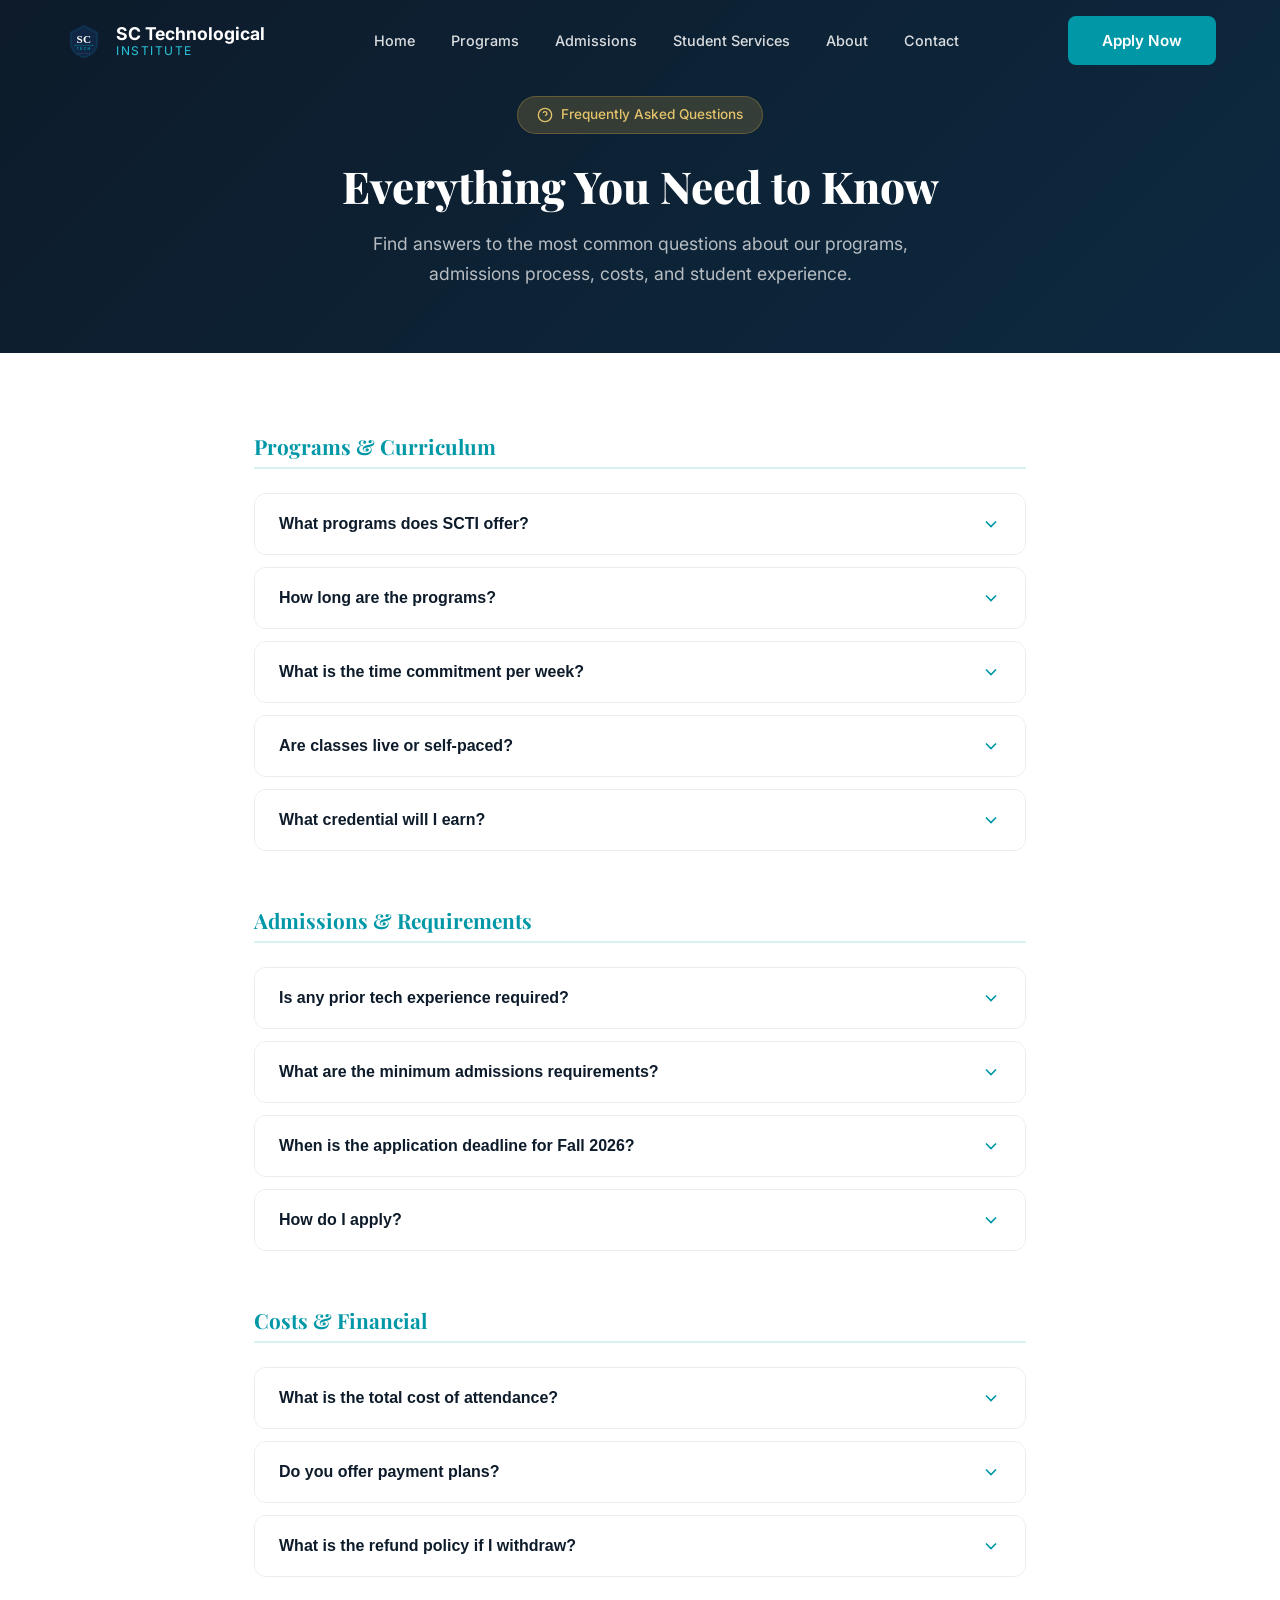
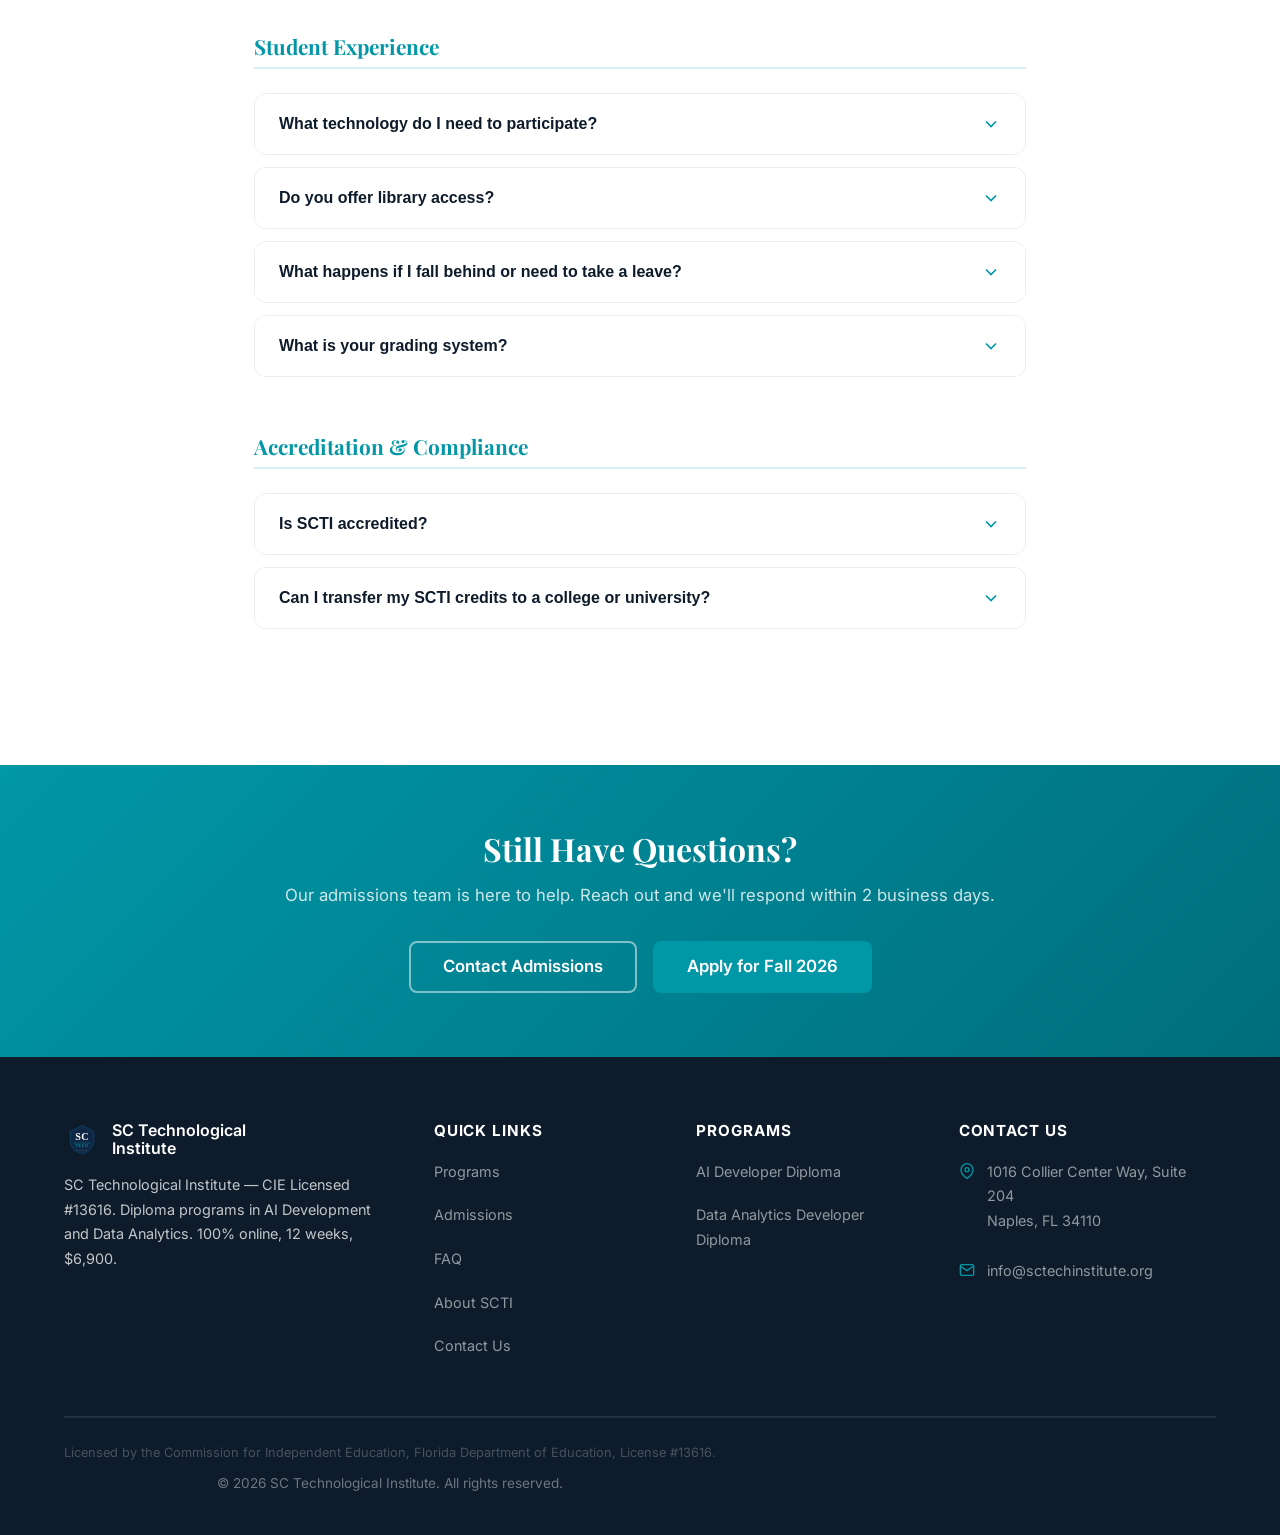
<file: faq.html>
<!DOCTYPE html>
<html lang="en">
<head>
    <meta charset="UTF-8">
    <meta name="viewport" content="width=device-width, initial-scale=1.0">
    <meta name="description" content="Frequently asked questions about SC Technological Institute's AI Developer and Data Analytics diploma programs. Admissions requirements, costs, scheduling, and more.">
    <meta name="keywords" content="SCTI FAQ, AI developer program questions, data analytics diploma admissions, online tech school Florida, CIE licensed school questions">
    <meta name="author" content="SC Technological Institute">
    <meta name="robots" content="index, follow">

    <link rel="canonical" href="https://www.sctechinstitute.org/faq.html">

    <!-- Open Graph -->
    <meta property="og:title" content="FAQ — AI &amp; Data Analytics Diploma Programs | SC Technological Institute">
    <meta property="og:description" content="Get answers to common questions about SCTI's 12-week diploma programs in AI Development and Data Analytics — admissions, costs, schedule, technology, and more.">
    <meta property="og:type" content="website">
    <meta property="og:url" content="https://www.sctechinstitute.org/faq.html">
    <meta property="og:site_name" content="SC Technological Institute">
    <meta property="og:locale" content="en_US">
    <meta property="og:image" content="https://www.sctechinstitute.org/images/logo.svg">

    <!-- Twitter Card -->
    <meta name="twitter:card" content="summary_large_image">
    <meta name="twitter:title" content="FAQ — AI &amp; Data Analytics Diploma Programs | SC Technological Institute">
    <meta name="twitter:description" content="12-week, 100% online diploma programs in AI Development and Data Analytics. Florida CIE Licensed #13616. Get answers to common questions.">
    <meta name="twitter:image" content="https://www.sctechinstitute.org/images/logo.svg">

    <title>FAQ — AI &amp; Data Analytics Diploma Programs | SC Technological Institute</title>

    <!-- Schema: FAQPage (every Q&A featured-snippet eligible) -->
    <script type="application/ld+json">
    {
      "@context": "https://schema.org",
      "@type": "FAQPage",
      "mainEntity": [
        {
          "@type": "Question",
          "name": "What programs does SC Technological Institute offer?",
          "acceptedAnswer": {
            "@type": "Answer",
            "text": "SCTI currently offers two diploma programs: the Artificial Intelligence Developer Diploma and the Data Analytics Developer Diploma. Both are 12-week, 194-clock-hour programs delivered 100% online via Moodle LMS with live Zoom instruction."
          }
        },
        {
          "@type": "Question",
          "name": "How long are the SCTI diploma programs?",
          "acceptedAnswer": {
            "@type": "Answer",
            "text": "Both programs are 12 weeks (one academic term). Each program consists of 194 clock hours of instruction — 174 hours of theory and 20 hours of hands-on lab work."
          }
        },
        {
          "@type": "Question",
          "name": "What is the weekly time commitment for SCTI programs?",
          "acceptedAnswer": {
            "@type": "Answer",
            "text": "Students should expect to commit approximately 20 to 25 hours per week to coursework, live Zoom sessions, assignments, and lab activities. The programs are intensive by design — the 12-week pace is demanding and rewarding."
          }
        },
        {
          "@type": "Question",
          "name": "Are SCTI classes live or self-paced?",
          "acceptedAnswer": {
            "@type": "Answer",
            "text": "Classes combine live instruction via Zoom with self-paced coursework on Moodle LMS. Live sessions are scheduled weekly and recorded for students who need to review. Attendance at live sessions is required and tracked as part of clock hours."
          }
        },
        {
          "@type": "Question",
          "name": "What credential will I earn from SCTI?",
          "acceptedAnswer": {
            "@type": "Answer",
            "text": "Graduates earn a Diploma (not a degree) in their chosen program — either Artificial Intelligence Developer or Data Analytics Developer. SCTI is licensed by the Florida Commission for Independent Education (CIE License #13616) to grant these diplomas."
          }
        },
        {
          "@type": "Question",
          "name": "Do I need prior tech experience to apply to SCTI?",
          "acceptedAnswer": {
            "@type": "Answer",
            "text": "Yes — prior tech experience or a tech-adjacent background is required. The programs are intensive and move quickly. Applicants should have foundational knowledge in technology, IT, data, or programming before enrolling. SCTI is designed for professionals deepening existing skills, not absolute beginners."
          }
        },
        {
          "@type": "Question",
          "name": "What are the minimum admissions requirements at SCTI?",
          "acceptedAnswer": {
            "@type": "Answer",
            "text": "Applicants must have: (1) a high school diploma or GED, (2) basic computer literacy and internet proficiency, (3) prior exposure to technology, data, or programming concepts, and (4) be 18 years of age or older."
          }
        },
        {
          "@type": "Question",
          "name": "When is the SCTI Fall 2026 application deadline?",
          "acceptedAnswer": {
            "@type": "Answer",
            "text": "The application deadline for Fall 2026 is August 24, 2026. Classes begin September 8, 2026. Early application is recommended as the inaugural cohort has limited seats."
          }
        },
        {
          "@type": "Question",
          "name": "How do I apply to SCTI?",
          "acceptedAnswer": {
            "@type": "Answer",
            "text": "Visit the Admissions page at https://www.sctechinstitute.org/admissions.html to complete the online application. The admissions team will review the application and follow up within 2 business days to schedule a brief interview and discuss next steps."
          }
        },
        {
          "@type": "Question",
          "name": "What is the total cost of an SCTI diploma program?",
          "acceptedAnswer": {
            "@type": "Answer",
            "text": "The total cost is $6,900 per program: Tuition $6,550 + Books and Materials $200 + Application Fee $150. There are no hidden fees."
          }
        },
        {
          "@type": "Question",
          "name": "Does SCTI offer payment plans?",
          "acceptedAnswer": {
            "@type": "Answer",
            "text": "Yes. Payment plan options are available and discussed during the admissions process. Contact the admissions team at info@sctechinstitute.org to learn more."
          }
        },
        {
          "@type": "Question",
          "name": "What is the SCTI refund policy if I withdraw?",
          "acceptedAnswer": {
            "@type": "Answer",
            "text": "SCTI follows a 4-tier refund policy required by Florida CIE: (1) Within 3 business days of signing — full refund. (2) After 3 days, before first class day — full refund minus the $150 application fee. (3) Through 40 percent of program completion — pro-rata refund based on hours completed. (4) After 40 percent completion — no refund. All refunds are processed within 30 days of withdrawal."
          }
        },
        {
          "@type": "Question",
          "name": "What technology do I need to participate in SCTI programs?",
          "acceptedAnswer": {
            "@type": "Answer",
            "text": "A reliable computer (Windows or Mac), a stable high-speed internet connection, a webcam, and a microphone for live Zoom sessions. All learning content is accessed through Moodle LMS — no specialized software purchase is required beyond standard office tools."
          }
        },
        {
          "@type": "Question",
          "name": "Does SCTI provide library and research database access?",
          "acceptedAnswer": {
            "@type": "Answer",
            "text": "Yes. Enrolled students receive 24/7 access to the Aquinas Network Online Library — a white-labeled e-library with 200+ databases including ACM Digital Library, IEEE Xplore, Harvard Business Review, Journal of AI Research, and Journal of Machine Learning Research. Librarian support is available Monday through Friday, 9am to 5pm."
          }
        },
        {
          "@type": "Question",
          "name": "What happens if I fall behind or need a leave of absence at SCTI?",
          "acceptedAnswer": {
            "@type": "Answer",
            "text": "Students who need a break may request an approved Leave of Absence (LOA). All students are monitored via the Satisfactory Academic Progress (SAP) policy, evaluated at 50 percent (97 hours) and 100 percent (194 hours) of program completion. Student services proactively works with students who fall behind."
          }
        },
        {
          "@type": "Question",
          "name": "What grading system does SCTI use?",
          "acceptedAnswer": {
            "@type": "Answer",
            "text": "SCTI uses a Pass/Fail grading system. A score of 70 percent or higher is required to pass each course. Students may retake assessments up to 3 times. A minimum course average of 70 percent must be maintained across all courses to remain in satisfactory academic progress."
          }
        },
        {
          "@type": "Question",
          "name": "Is SC Technological Institute accredited?",
          "acceptedAnswer": {
            "@type": "Answer",
            "text": "SCTI is licensed by the Florida Commission for Independent Education (CIE), License #13616. CIE licenses are granted by the Florida Department of Education and require schools to meet defined standards for curriculum, faculty qualifications, student policies, and financial responsibility. SCTI has not yet sought regional or national accreditation."
          }
        },
        {
          "@type": "Question",
          "name": "Can SCTI credits transfer to a college or university?",
          "acceptedAnswer": {
            "@type": "Answer",
            "text": "Transfer of credit is at the discretion of the receiving institution. As a CIE-licensed vocational school (not regionally or nationally accredited), transfer credits are not guaranteed to be accepted by colleges or universities. Contact your target institution directly to confirm their transfer credit policies."
          }
        }
      ]
    }
    </script>

    <!-- Schema: Breadcrumbs -->
    <script type="application/ld+json">
    {
      "@context": "https://schema.org",
      "@type": "BreadcrumbList",
      "itemListElement": [
        { "@type": "ListItem", "position": 1, "name": "Home", "item": "https://www.sctechinstitute.org/" },
        { "@type": "ListItem", "position": 2, "name": "FAQ", "item": "https://www.sctechinstitute.org/faq.html" }
      ]
    }
    </script>

    <!-- Fonts -->
    <link rel="preconnect" href="https://fonts.googleapis.com">
    <link rel="preconnect" href="https://fonts.gstatic.com" crossorigin>
    <link href="https://fonts.googleapis.com/css2?family=Inter:wght@300;400;500;600;700&family=Playfair+Display:wght@400;600;700&display=swap" rel="stylesheet">

    <!-- Stylesheet -->
    <link rel="stylesheet" href="css/style.css">
    <link rel="icon" type="image/png" href="images/logo.svg">

    <style>
        .faq-hero {
            background: linear-gradient(135deg, #0d1b2a 0%, #0d2940 100%);
            padding: 6rem 0 4rem;
            text-align: center;
        }
        .faq-hero h1 {
            font-size: 2.75rem;
            font-weight: 800;
            color: #fff;
            margin-bottom: 1rem;
        }
        .faq-hero p {
            font-size: 1.1rem;
            color: rgba(255,255,255,0.7);
            max-width: 560px;
            margin: 0 auto;
        }
        .faq-section {
            padding: 5rem 0;
        }
        .faq-category {
            margin-bottom: 3.5rem;
        }
        .faq-category-title {
            font-size: 1.3rem;
            font-weight: 700;
            color: #0097a7;
            margin-bottom: 1.5rem;
            padding-bottom: 0.5rem;
            border-bottom: 2px solid rgba(0,151,167,0.15);
        }
        .faq-item {
            border: 1px solid #e8ecf0;
            border-radius: 12px;
            margin-bottom: 0.75rem;
            overflow: hidden;
        }
        .faq-question {
            width: 100%;
            background: #fff;
            border: none;
            padding: 1.25rem 1.5rem;
            text-align: left;
            font-size: 1rem;
            font-weight: 600;
            color: #0d1b2a;
            cursor: pointer;
            display: flex;
            justify-content: space-between;
            align-items: center;
            gap: 1rem;
            transition: background 0.15s;
        }
        .faq-question:hover {
            background: #f8fafc;
        }
        .faq-question svg {
            flex-shrink: 0;
            transition: transform 0.25s;
            stroke: #0097a7;
        }
        .faq-item.open .faq-question svg {
            transform: rotate(180deg);
        }
        .faq-answer {
            display: none;
            padding: 0 1.5rem 1.5rem;
            background: #fff;
        }
        .faq-answer p {
            color: #374151;
            line-height: 1.7;
            font-size: 0.97rem;
        }
        .faq-answer p + p {
            margin-top: 0.75rem;
        }
        .faq-item.open .faq-answer {
            display: block;
        }
        .faq-cta {
            background: linear-gradient(135deg, #0097a7 0%, #006e7d 100%);
            padding: 4rem 0;
            text-align: center;
        }
        .faq-cta h2 { color: #fff; font-size: 2rem; font-weight: 700; margin-bottom: 0.75rem; }
        .faq-cta p { color: rgba(255,255,255,0.8); margin-bottom: 2rem; font-size: 1.05rem; }
        .faq-cta-actions { display: flex; gap: 1rem; justify-content: center; flex-wrap: wrap; }
    </style>
</head>
<body>

    <!-- NAVIGATION -->
    <nav class="main-nav" role="navigation" aria-label="Main navigation">
        <div class="nav-container">
            <a href="index.html" class="nav-logo" aria-label="SC Technological Institute Home">
                <img src="images/logo.svg" alt="SCTI Logo" class="nav-logo-img" onerror="this.style.display='none'; this.nextElementSibling.style.display='flex';">
                <div class="logo-text-fallback" style="display:none;">
                    <span class="logo-mark-sm">SCTI</span>
                </div>
                <div class="nav-logo-text">
                    <span class="nav-logo-name">SC Technological</span>
                    <span class="nav-logo-sub">Institute</span>
                </div>
            </a>
            <ul class="nav-menu" role="menubar">
                <li role="none"><a href="index.html" role="menuitem">Home</a></li>
                <li role="none"><a href="programs.html" role="menuitem">Programs</a></li>
                <li role="none"><a href="admissions.html" role="menuitem">Admissions</a></li>
                <li role="none"><a href="student-services.html" role="menuitem">Student Services</a></li>
                <li role="none"><a href="about.html" role="menuitem">About</a></li>
                <li role="none"><a href="contact.html" role="menuitem">Contact</a></li>
            </ul>
            <a href="admissions.html" class="nav-cta btn btn-accent">Apply Now</a>
            <button class="hamburger" aria-label="Toggle menu" aria-expanded="false">
                <span></span><span></span><span></span>
            </button>
        </div>
    </nav>

    <main>
        <!-- HERO -->
        <section class="faq-hero">
            <div class="container">
                <div class="hero-badge" style="margin-bottom:1.5rem;">
                    <svg width="16" height="16" viewBox="0 0 24 24" fill="none" stroke="currentColor" stroke-width="2"><circle cx="12" cy="12" r="10"/><path d="M9.09 9a3 3 0 0 1 5.83 1c0 2-3 3-3 3"/><line x1="12" y1="17" x2="12.01" y2="17"/></svg>
                    Frequently Asked Questions
                </div>
                <h1>Everything You Need to Know</h1>
                <p>Find answers to the most common questions about our programs, admissions process, costs, and student experience.</p>
            </div>
        </section>

        <!-- FAQ CONTENT -->
        <section class="faq-section">
            <div class="container" style="max-width: 820px;">

                <!-- Programs & Curriculum -->
                <div class="faq-category">
                    <h2 class="faq-category-title">Programs &amp; Curriculum</h2>

                    <div class="faq-item">
                        <button class="faq-question">
                            What programs does SCTI offer?
                            <svg width="20" height="20" viewBox="0 0 24 24" fill="none" stroke="currentColor" stroke-width="2"><polyline points="6 9 12 15 18 9"/></svg>
                        </button>
                        <div class="faq-answer">
                            <p>SCTI currently offers two diploma programs: the <strong>Artificial Intelligence Developer Diploma</strong> and the <strong>Data Analytics Developer Diploma</strong>. Both are 12-week, 194-clock-hour programs delivered 100% online.</p>
                        </div>
                    </div>

                    <div class="faq-item">
                        <button class="faq-question">
                            How long are the programs?
                            <svg width="20" height="20" viewBox="0 0 24 24" fill="none" stroke="currentColor" stroke-width="2"><polyline points="6 9 12 15 18 9"/></svg>
                        </button>
                        <div class="faq-answer">
                            <p>Both programs are <strong>12 weeks</strong> (one academic term). Each program consists of 194 clock hours of instruction — 174 hours of theory and 20 hours of hands-on lab work.</p>
                        </div>
                    </div>

                    <div class="faq-item">
                        <button class="faq-question">
                            What is the time commitment per week?
                            <svg width="20" height="20" viewBox="0 0 24 24" fill="none" stroke="currentColor" stroke-width="2"><polyline points="6 9 12 15 18 9"/></svg>
                        </button>
                        <div class="faq-answer">
                            <p>Students should expect to commit approximately <strong>20–25 hours per week</strong> to coursework, live Zoom sessions, assignments, and lab activities. Our programs are intensive by design — the 12-week pace is demanding and rewarding.</p>
                        </div>
                    </div>

                    <div class="faq-item">
                        <button class="faq-question">
                            Are classes live or self-paced?
                            <svg width="20" height="20" viewBox="0 0 24 24" fill="none" stroke="currentColor" stroke-width="2"><polyline points="6 9 12 15 18 9"/></svg>
                        </button>
                        <div class="faq-answer">
                            <p>Classes combine <strong>live instruction via Zoom</strong> with self-paced coursework on Moodle LMS. Live sessions are scheduled weekly and recorded for students who need to review. Attendance at live sessions is required and tracked as part of your clock hours.</p>
                        </div>
                    </div>

                    <div class="faq-item">
                        <button class="faq-question">
                            What credential will I earn?
                            <svg width="20" height="20" viewBox="0 0 24 24" fill="none" stroke="currentColor" stroke-width="2"><polyline points="6 9 12 15 18 9"/></svg>
                        </button>
                        <div class="faq-answer">
                            <p>Graduates earn a <strong>Diploma</strong> (not a degree) in their chosen program — either Artificial Intelligence Developer or Data Analytics Developer. SCTI is licensed by the Florida Commission for Independent Education (CIE License #13616) to grant these diplomas.</p>
                        </div>
                    </div>
                </div>

                <!-- Admissions -->
                <div class="faq-category">
                    <h2 class="faq-category-title">Admissions &amp; Requirements</h2>

                    <div class="faq-item">
                        <button class="faq-question">
                            Is any prior tech experience required?
                            <svg width="20" height="20" viewBox="0 0 24 24" fill="none" stroke="currentColor" stroke-width="2"><polyline points="6 9 12 15 18 9"/></svg>
                        </button>
                        <div class="faq-answer">
                            <p><strong>Yes — prior tech experience or a tech-adjacent background is required.</strong> Our programs are intensive and move quickly. Applicants should have foundational knowledge in technology, IT, data, or programming before enrolling.</p>
                            <p>This is not a beginner boot camp. We are designed for professionals who are ready to deepen and formalize existing skills, not those learning from scratch.</p>
                        </div>
                    </div>

                    <div class="faq-item">
                        <button class="faq-question">
                            What are the minimum admissions requirements?
                            <svg width="20" height="20" viewBox="0 0 24 24" fill="none" stroke="currentColor" stroke-width="2"><polyline points="6 9 12 15 18 9"/></svg>
                        </button>
                        <div class="faq-answer">
                            <p>Applicants must have: (1) a high school diploma or GED, (2) basic computer literacy and internet proficiency, (3) prior exposure to technology, data, or programming concepts, and (4) be 18 years of age or older.</p>
                        </div>
                    </div>

                    <div class="faq-item">
                        <button class="faq-question">
                            When is the application deadline for Fall 2026?
                            <svg width="20" height="20" viewBox="0 0 24 24" fill="none" stroke="currentColor" stroke-width="2"><polyline points="6 9 12 15 18 9"/></svg>
                        </button>
                        <div class="faq-answer">
                            <p>The application deadline for Fall 2026 is <strong>August 24, 2026</strong>. Classes begin September 8, 2026. We recommend applying early as our inaugural cohort has limited seats.</p>
                        </div>
                    </div>

                    <div class="faq-item">
                        <button class="faq-question">
                            How do I apply?
                            <svg width="20" height="20" viewBox="0 0 24 24" fill="none" stroke="currentColor" stroke-width="2"><polyline points="6 9 12 15 18 9"/></svg>
                        </button>
                        <div class="faq-answer">
                            <p>Visit our <a href="admissions.html" style="color:#0097a7;">Admissions page</a> to complete the online application. Our admissions team will review your application and follow up within 2 business days to schedule a brief interview and discuss next steps.</p>
                        </div>
                    </div>
                </div>

                <!-- Costs & Financial -->
                <div class="faq-category">
                    <h2 class="faq-category-title">Costs &amp; Financial</h2>

                    <div class="faq-item">
                        <button class="faq-question">
                            What is the total cost of attendance?
                            <svg width="20" height="20" viewBox="0 0 24 24" fill="none" stroke="currentColor" stroke-width="2"><polyline points="6 9 12 15 18 9"/></svg>
                        </button>
                        <div class="faq-answer">
                            <p>The total cost is <strong>$6,900 per program</strong>, broken down as: Tuition ($6,550) + Books &amp; Materials ($200) + Application Fee ($150). There are no hidden fees.</p>
                        </div>
                    </div>

                    <div class="faq-item">
                        <button class="faq-question">
                            Do you offer payment plans?
                            <svg width="20" height="20" viewBox="0 0 24 24" fill="none" stroke="currentColor" stroke-width="2"><polyline points="6 9 12 15 18 9"/></svg>
                        </button>
                        <div class="faq-answer">
                            <p>Yes. Payment plan options are available and discussed during the admissions process. Contact our admissions team at <a href="mailto:info@sctechinstitute.org" style="color:#0097a7;">info@sctechinstitute.org</a> to learn more.</p>
                        </div>
                    </div>

                    <div class="faq-item">
                        <button class="faq-question">
                            What is the refund policy if I withdraw?
                            <svg width="20" height="20" viewBox="0 0 24 24" fill="none" stroke="currentColor" stroke-width="2"><polyline points="6 9 12 15 18 9"/></svg>
                        </button>
                        <div class="faq-answer">
                            <p>SCTI follows a 4-tier refund policy as required by CIE: (1) Within 3 business days of signing — full refund; (2) After 3 days, before first class day — full refund minus $150 application fee; (3) Through 40% of program completion — pro-rata refund based on hours completed; (4) After 40% completion — no refund.</p>
                            <p>All refunds are processed within 30 days of withdrawal. Full details are in the Enrollment Agreement.</p>
                        </div>
                    </div>
                </div>

                <!-- Student Experience -->
                <div class="faq-category">
                    <h2 class="faq-category-title">Student Experience</h2>

                    <div class="faq-item">
                        <button class="faq-question">
                            What technology do I need to participate?
                            <svg width="20" height="20" viewBox="0 0 24 24" fill="none" stroke="currentColor" stroke-width="2"><polyline points="6 9 12 15 18 9"/></svg>
                        </button>
                        <div class="faq-answer">
                            <p>You need a reliable computer (Windows or Mac), a stable high-speed internet connection, a webcam, and a microphone for live Zoom sessions. All learning content is accessed through Moodle LMS — no specialized software purchase is required beyond standard office tools.</p>
                        </div>
                    </div>

                    <div class="faq-item">
                        <button class="faq-question">
                            Do you offer library access?
                            <svg width="20" height="20" viewBox="0 0 24 24" fill="none" stroke="currentColor" stroke-width="2"><polyline points="6 9 12 15 18 9"/></svg>
                        </button>
                        <div class="faq-answer">
                            <p>Yes. Enrolled students receive 24/7 access to the <strong>Aquinas Network Online Library</strong> — a white-labeled e-library with 200+ databases including ACM Digital Library, IEEE Xplore, Harvard Business Review, Journal of AI Research, Journal of Machine Learning Research, and more. Librarian support is available Monday–Friday, 9am–5pm.</p>
                        </div>
                    </div>

                    <div class="faq-item">
                        <button class="faq-question">
                            What happens if I fall behind or need to take a leave?
                            <svg width="20" height="20" viewBox="0 0 24 24" fill="none" stroke="currentColor" stroke-width="2"><polyline points="6 9 12 15 18 9"/></svg>
                        </button>
                        <div class="faq-answer">
                            <p>Students who need to take a break may request an approved Leave of Absence (LOA). All students are monitored via our Satisfactory Academic Progress (SAP) policy, evaluated at 50% (97 hours) and 100% (194 hours) of program completion. Our student services team works proactively with students who are falling behind.</p>
                        </div>
                    </div>

                    <div class="faq-item">
                        <button class="faq-question">
                            What is your grading system?
                            <svg width="20" height="20" viewBox="0 0 24 24" fill="none" stroke="currentColor" stroke-width="2"><polyline points="6 9 12 15 18 9"/></svg>
                        </button>
                        <div class="faq-answer">
                            <p>SCTI uses a Pass/Fail grading system. A score of <strong>70% or higher</strong> is required to pass each course. Students may retake assessments up to 3 times. A minimum course average of 70% must be maintained across all courses to remain in satisfactory academic progress.</p>
                        </div>
                    </div>
                </div>

                <!-- Accreditation -->
                <div class="faq-category">
                    <h2 class="faq-category-title">Accreditation &amp; Compliance</h2>

                    <div class="faq-item">
                        <button class="faq-question">
                            Is SCTI accredited?
                            <svg width="20" height="20" viewBox="0 0 24 24" fill="none" stroke="currentColor" stroke-width="2"><polyline points="6 9 12 15 18 9"/></svg>
                        </button>
                        <div class="faq-answer">
                            <p>SCTI is licensed by the <strong>Florida Commission for Independent Education (CIE), License #13616</strong>. CIE licenses are granted by the Florida Department of Education and require schools to meet defined standards for curriculum, faculty qualifications, student policies, and financial responsibility.</p>
                            <p>SCTI is a newer institution and has not yet sought regional or national accreditation. We recommend prospective students verify how this credential is recognized by any employers or institutions relevant to their goals.</p>
                        </div>
                    </div>

                    <div class="faq-item">
                        <button class="faq-question">
                            Can I transfer my SCTI credits to a college or university?
                            <svg width="20" height="20" viewBox="0 0 24 24" fill="none" stroke="currentColor" stroke-width="2"><polyline points="6 9 12 15 18 9"/></svg>
                        </button>
                        <div class="faq-answer">
                            <p>Transfer of credit is at the discretion of the receiving institution. As a CIE-licensed vocational school (not a regionally or nationally accredited institution), transfer credits are not guaranteed to be accepted by colleges or universities. Contact your target institution directly to confirm their transfer credit policies.</p>
                        </div>
                    </div>
                </div>

            </div>
        </section>

        <!-- FAQ CTA -->
        <section class="faq-cta">
            <div class="container">
                <h2>Still Have Questions?</h2>
                <p>Our admissions team is here to help. Reach out and we'll respond within 2 business days.</p>
                <div class="faq-cta-actions">
                    <a href="contact.html" class="btn btn-outline-light btn-lg">Contact Admissions</a>
                    <a href="admissions.html" class="btn btn-accent btn-lg">Apply for Fall 2026</a>
                </div>
            </div>
        </section>
    </main>

    <!-- FOOTER -->
    <footer class="site-footer" role="contentinfo">
        <div class="container">
            <div class="footer-grid">
                <div class="footer-col">
                    <div class="footer-logo">
                        <img src="images/logo.svg" alt="SCTI Logo" class="footer-logo-img" onerror="this.style.display='none'; this.nextElementSibling.style.display='flex';">
                        <div class="logo-text-fallback" style="display:none;"><span class="logo-mark-sm">SCTI</span></div>
                        <div class="footer-logo-text"><span>SC Technological</span><span>Institute</span></div>
                    </div>
                    <p class="footer-about">SC Technological Institute — CIE Licensed #13616. Diploma programs in AI Development and Data Analytics. 100% online, 12 weeks, $6,900.</p>
                </div>
                <div class="footer-col">
                    <h4 class="footer-heading">Quick Links</h4>
                    <ul class="footer-links">
                        <li><a href="programs.html">Programs</a></li>
                        <li><a href="admissions.html">Admissions</a></li>
                        <li><a href="faq.html">FAQ</a></li>
                        <li><a href="about.html">About SCTI</a></li>
                        <li><a href="contact.html">Contact Us</a></li>
                    </ul>
                </div>
                <div class="footer-col">
                    <h4 class="footer-heading">Programs</h4>
                    <ul class="footer-links">
                        <li><a href="programs.html">AI Developer Diploma</a></li>
                        <li><a href="programs.html">Data Analytics Developer Diploma</a></li>
                    </ul>
                </div>
                <div class="footer-col">
                    <h4 class="footer-heading">Contact Us</h4>
                    <ul class="footer-contact">
                        <li>
                            <svg width="16" height="16" viewBox="0 0 24 24" fill="none" stroke="currentColor" stroke-width="2"><path d="M21 10c0 7-9 13-9 13s-9-6-9-13a9 9 0 0 1 18 0z"/><circle cx="12" cy="10" r="3"/></svg>
                            <span>1016 Collier Center Way, Suite 204<br>Naples, FL 34110</span>
                        </li>
                        <li>
                            <svg width="16" height="16" viewBox="0 0 24 24" fill="none" stroke="currentColor" stroke-width="2"><path d="M4 4h16c1.1 0 2 .9 2 2v12c0 1.1-.9 2-2 2H4c-1.1 0-2-.9-2-2V6c0-1.1.9-2 2-2z"/><polyline points="22,6 12,13 2,6"/></svg>
                            <a href="mailto:info@sctechinstitute.org">info@sctechinstitute.org</a>
                        </li>
                    </ul>
                </div>
            </div>
            <div class="footer-bottom">
                <div class="footer-bottom-content">
                    <p class="footer-licensure">Licensed by the Commission for Independent Education, Florida Department of Education, License #13616.</p>
                    <p class="footer-copyright">&copy; 2026 SC Technological Institute. All rights reserved.</p>
                </div>
            </div>
        </div>
    </footer>

    <script src="js/main.js"></script>
    <script>
        // FAQ accordion
        document.querySelectorAll('.faq-question').forEach(btn => {
            btn.addEventListener('click', () => {
                const item = btn.closest('.faq-item');
                const isOpen = item.classList.contains('open');
                document.querySelectorAll('.faq-item.open').forEach(i => i.classList.remove('open'));
                if (!isOpen) item.classList.add('open');
            });
        });
    </script>
</body>
</html>
</file>
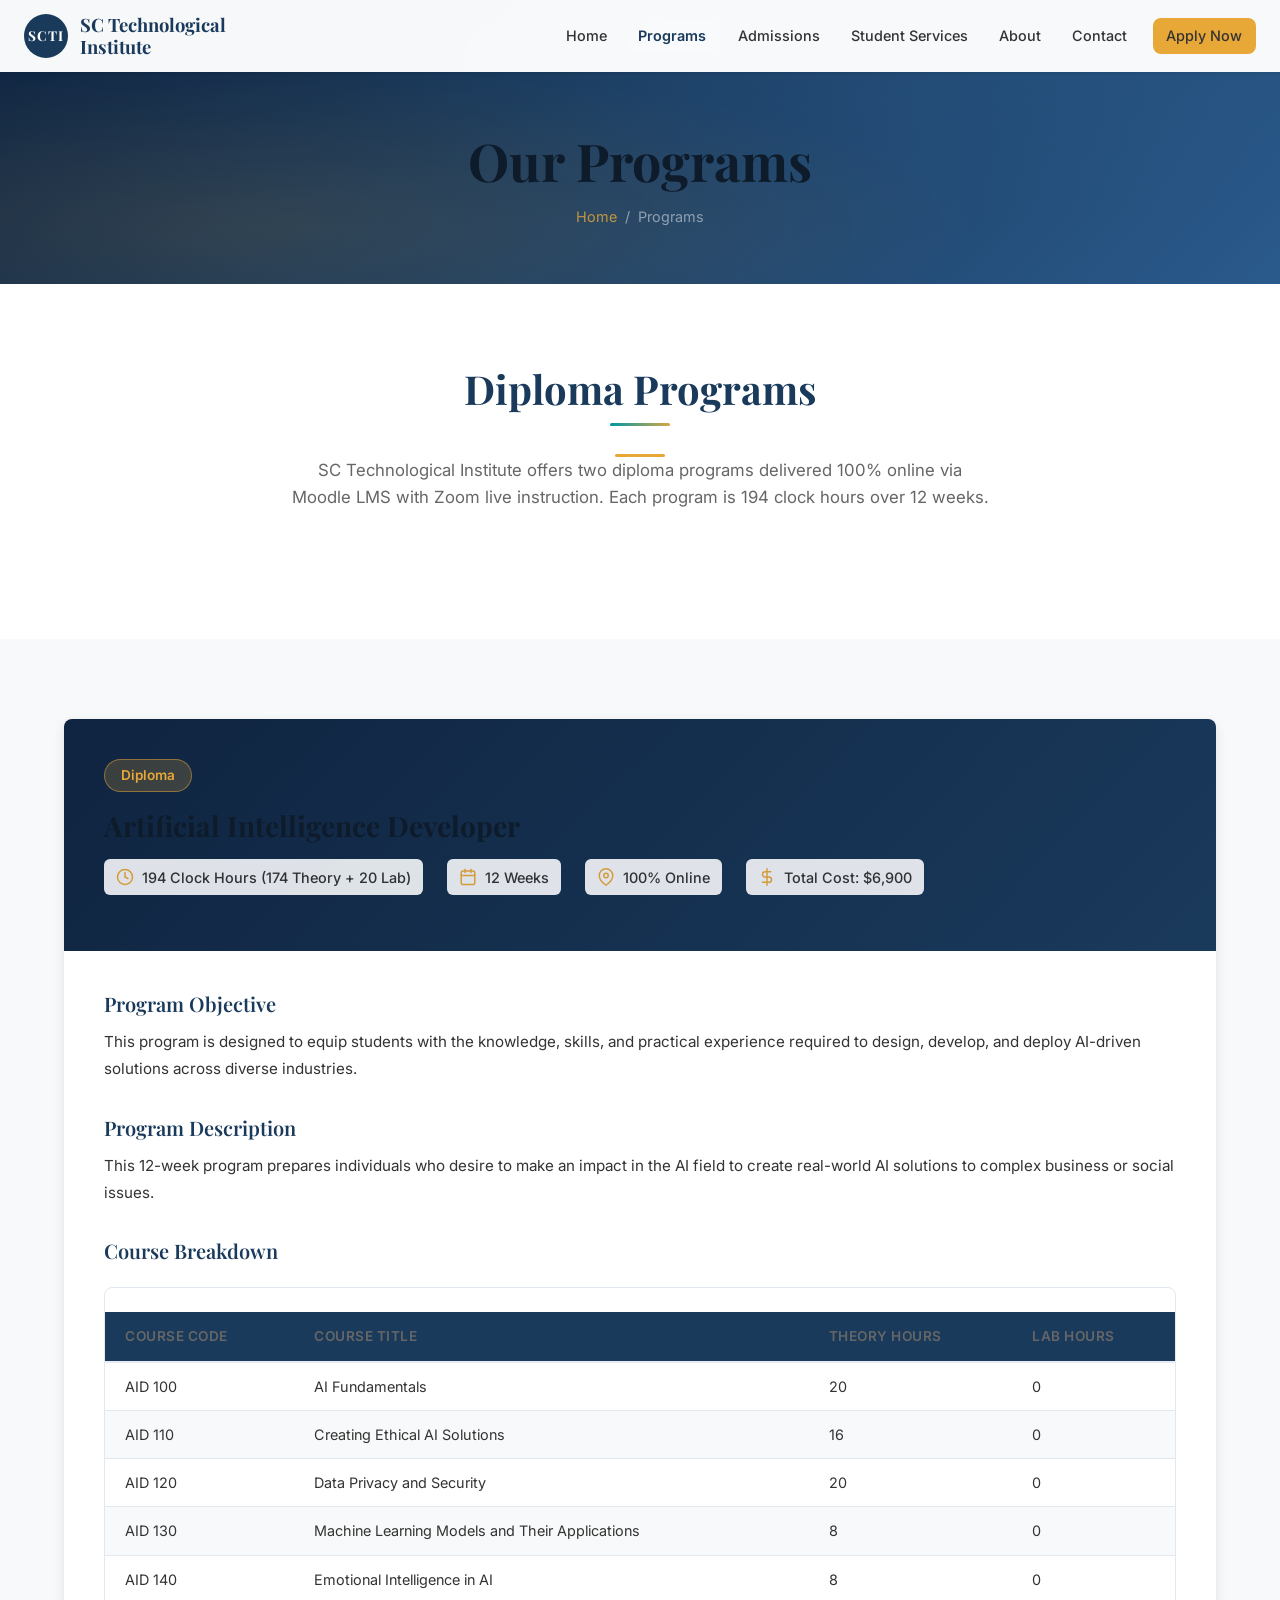
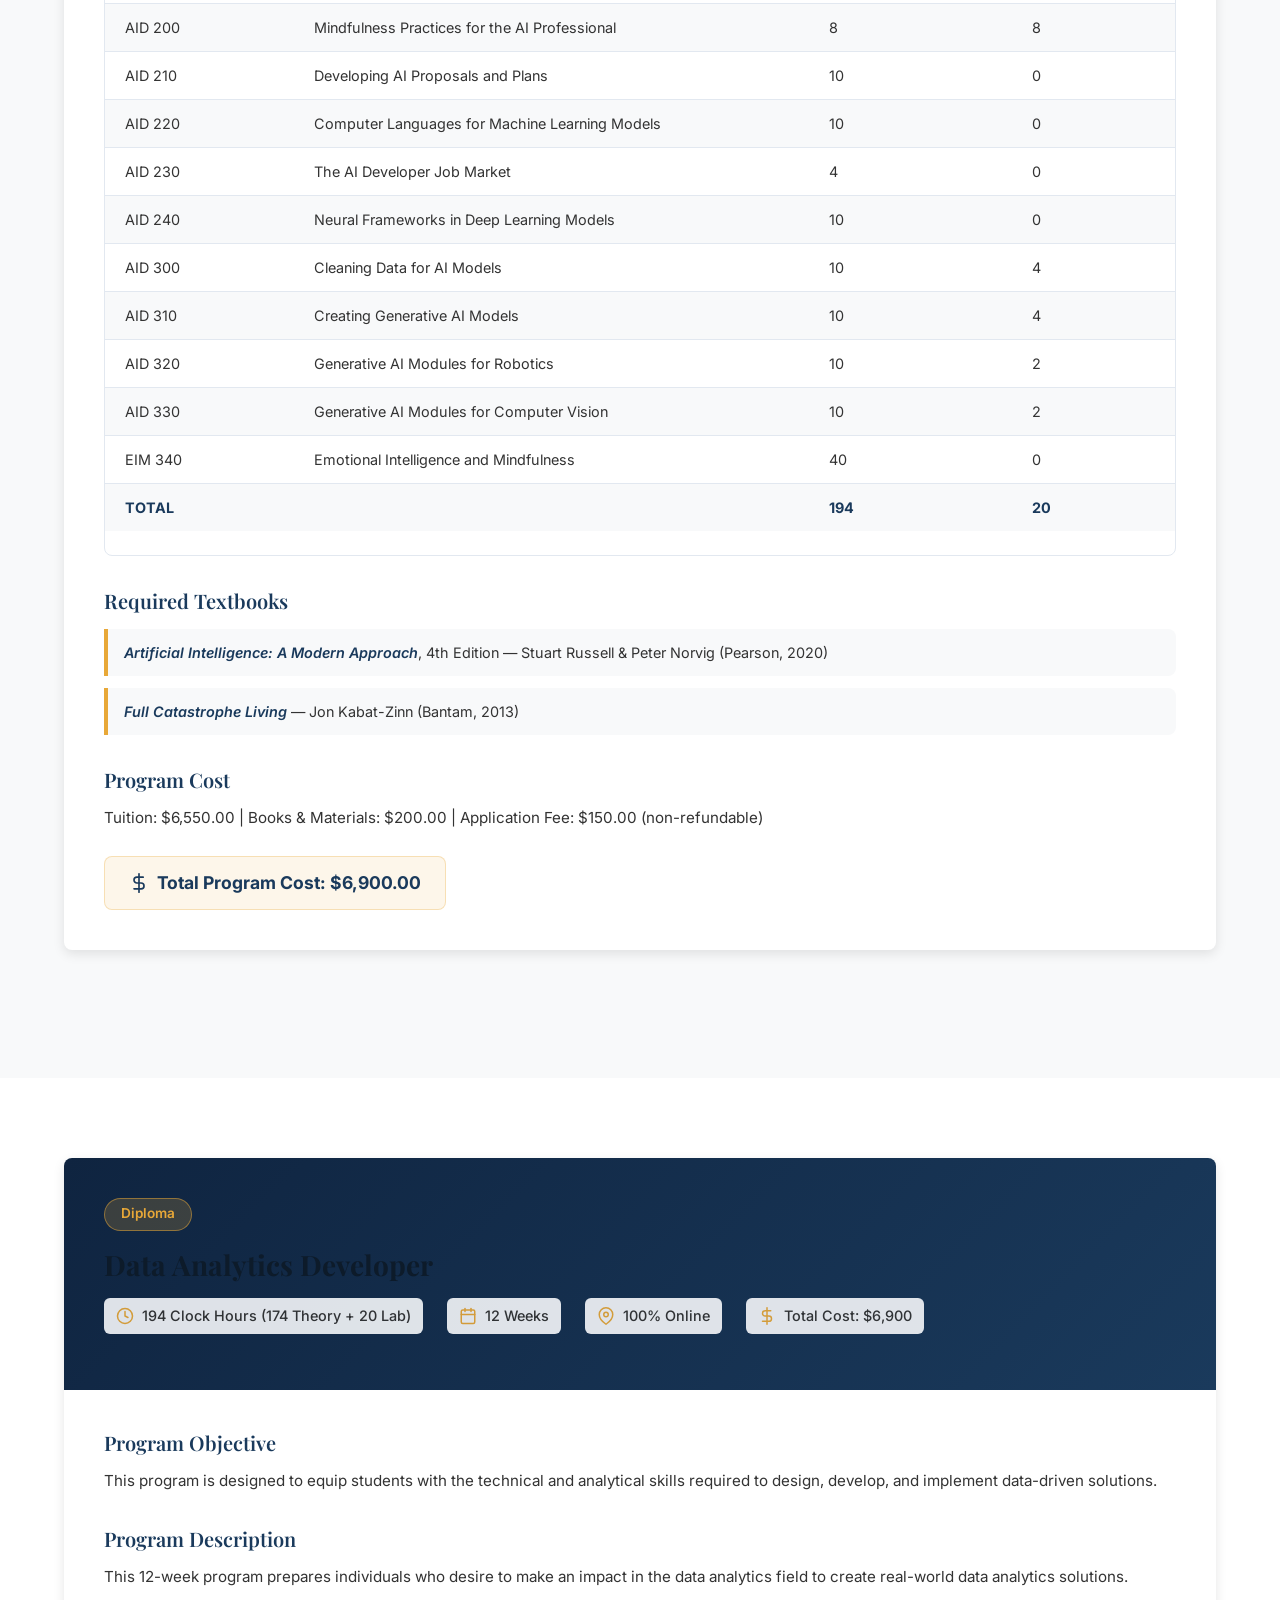
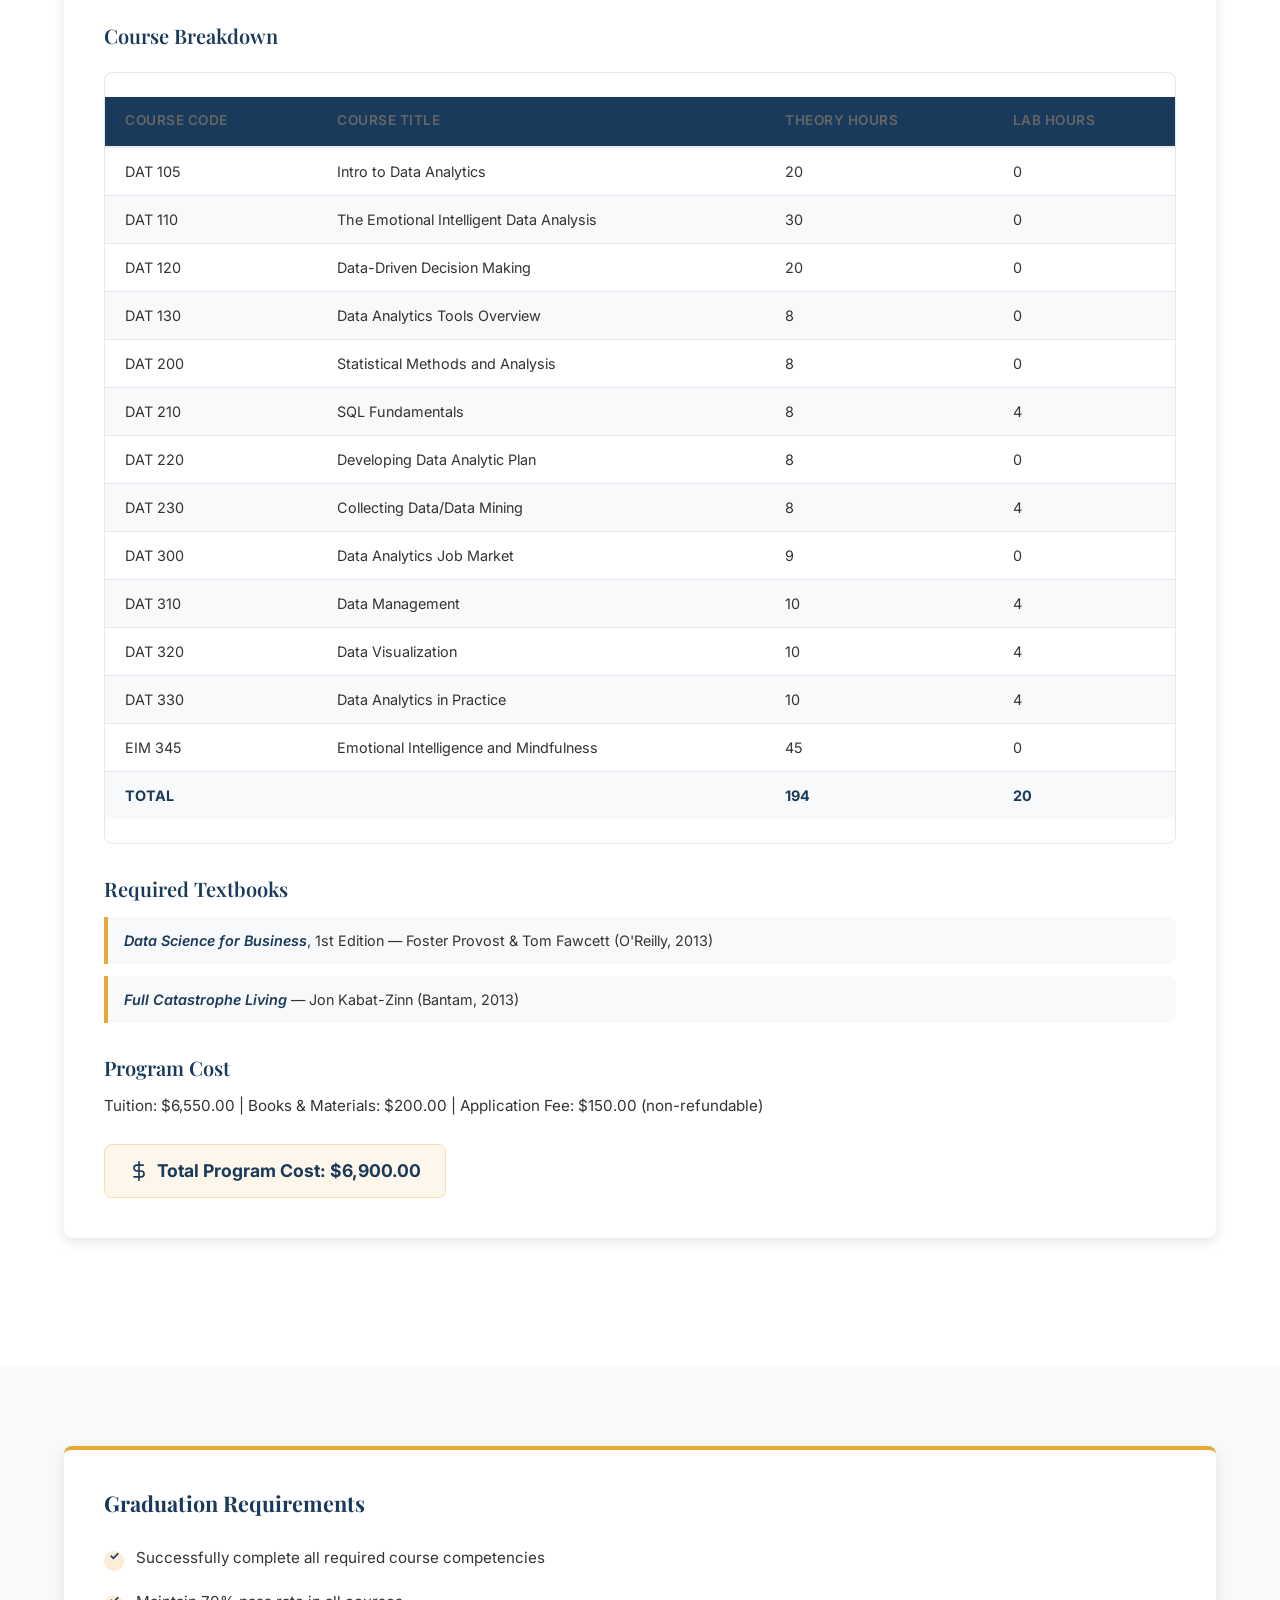
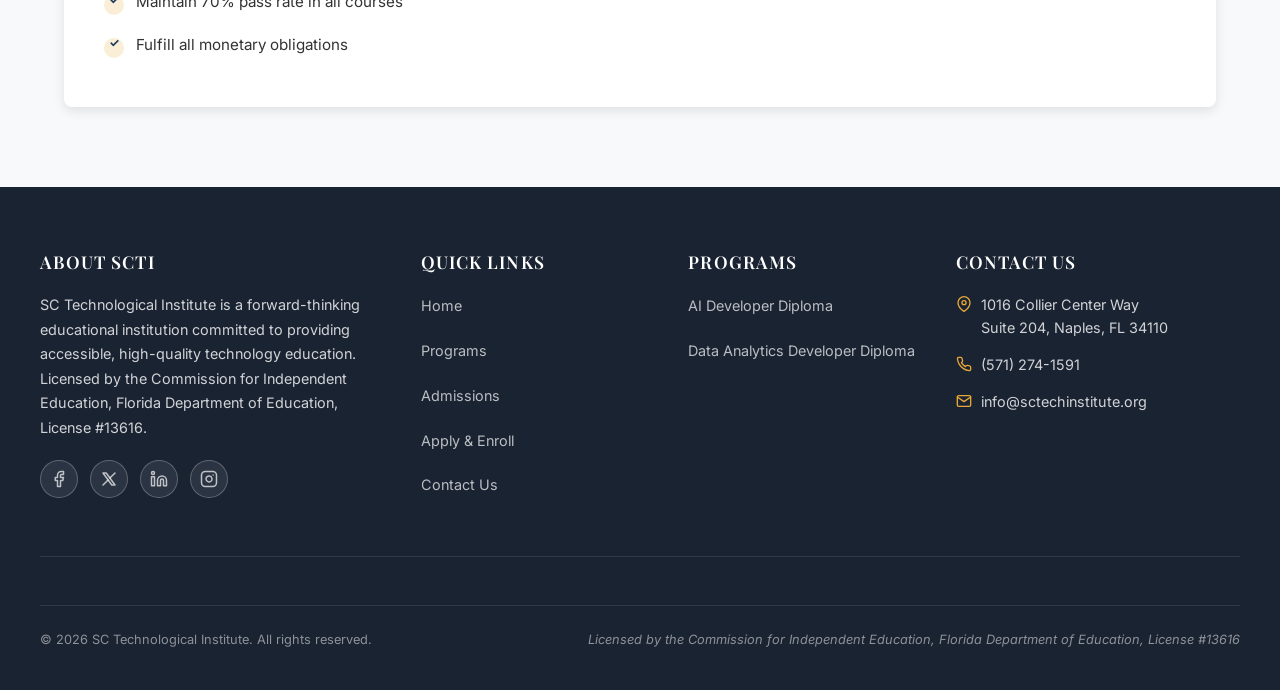
<file: programs.html>
<!DOCTYPE html>
<html lang="en">
<head>
    <meta charset="UTF-8">
    <meta name="viewport" content="width=device-width, initial-scale=1.0">
    <meta name="description" content="12-week online diploma programs in AI Development and Data Analytics at SC Technological Institute. 194 clock hours, $6,900 total. Florida CIE Licensed #13616. Apply for Fall 2026 — classes begin Sep 8.">
    <meta name="keywords" content="AI developer diploma program, data analytics developer diploma, online tech diploma Florida, AI training program online, data analytics certification, 12-week tech diploma, CIE licensed tech school">
    <meta name="author" content="SC Technological Institute">
    <meta name="robots" content="index, follow">
    <link rel="canonical" href="https://www.sctechinstitute.org/programs.html">

    <!-- Open Graph -->
    <meta property="og:title" content="AI Developer &amp; Data Analytics Diploma Programs | SC Technological Institute">
    <meta property="og:description" content="12-week online diploma programs in AI Development and Data Analytics. 194 clock hours, $6,900 total. Florida CIE Licensed #13616. Fall 2026 cohort accepting applications.">
    <meta property="og:type" content="website">
    <meta property="og:url" content="https://www.sctechinstitute.org/programs.html">
    <meta property="og:site_name" content="SC Technological Institute">
    <meta property="og:locale" content="en_US">
    <meta property="og:image" content="https://www.sctechinstitute.org/images/logo.svg">

    <!-- Twitter Card -->
    <meta name="twitter:card" content="summary_large_image">
    <meta name="twitter:title" content="AI Developer &amp; Data Analytics Diploma Programs | SC Technological Institute">
    <meta name="twitter:description" content="12-week, 100% online, $6,900 total. Florida CIE Licensed #13616. Fall 2026 cohort accepting applications.">
    <meta name="twitter:image" content="https://www.sctechinstitute.org/images/logo.svg">

    <!-- Favicon -->
    <link rel="icon" type="image/png" href="images/favicon.png">
    <link rel="apple-touch-icon" href="images/apple-touch-icon.png">

    <!-- Google Fonts -->
    <link rel="preconnect" href="https://fonts.googleapis.com">
    <link rel="preconnect" href="https://fonts.gstatic.com" crossorigin>
    <link href="https://fonts.googleapis.com/css2?family=Inter:wght@300;400;500;600;700&family=Playfair+Display:wght@400;600;700&display=swap" rel="stylesheet">

    <title>AI Developer &amp; Data Analytics Diploma Programs | 12 Weeks Online | SCTI</title>

    <!-- Schema: Course (per-program, rich result eligible) -->
    <script type="application/ld+json">
    {
      "@context": "https://schema.org",
      "@type": "Course",
      "name": "Artificial Intelligence Developer Diploma",
      "description": "A 12-week, 194-clock-hour diploma program preparing students to build real-world AI solutions. Curriculum covers machine learning, neural networks, AI development tools, and ethical AI practice. Delivered 100% online via Moodle LMS with live Zoom instruction.",
      "provider": {
        "@type": "EducationalOrganization",
        "name": "SC Technological Institute",
        "sameAs": "https://www.sctechinstitute.org",
        "logo": "https://www.sctechinstitute.org/images/logo.svg"
      },
      "url": "https://www.sctechinstitute.org/programs.html",
      "inLanguage": "en",
      "educationalCredentialAwarded": "Diploma — Artificial Intelligence Developer",
      "timeRequired": "PT12W",
      "occupationalCredentialAwarded": "Diploma",
      "hasCourseInstance": [
        {
          "@type": "CourseInstance",
          "name": "AI Developer Diploma — Fall 2026 Cohort",
          "courseMode": "Online",
          "courseSchedule": {
            "@type": "Schedule",
            "duration": "PT12W",
            "repeatFrequency": "Weekly"
          },
          "startDate": "2026-09-08",
          "instructor": {
            "@type": "Person",
            "name": "Roopesh Kumar Chappidi",
            "jobTitle": "AI Faculty"
          },
          "offers": {
            "@type": "Offer",
            "price": "6900",
            "priceCurrency": "USD",
            "category": "Tuition + Books + Application Fee",
            "availability": "https://schema.org/InStock"
          }
        }
      ]
    }
    </script>

    <script type="application/ld+json">
    {
      "@context": "https://schema.org",
      "@type": "Course",
      "name": "Data Analytics Developer Diploma",
      "description": "A 12-week, 194-clock-hour diploma program preparing students for data analytics careers. Curriculum covers SQL, data visualization, statistical analysis, business intelligence tools, and data storytelling. Delivered 100% online via Moodle LMS with live Zoom instruction.",
      "provider": {
        "@type": "EducationalOrganization",
        "name": "SC Technological Institute",
        "sameAs": "https://www.sctechinstitute.org",
        "logo": "https://www.sctechinstitute.org/images/logo.svg"
      },
      "url": "https://www.sctechinstitute.org/programs.html",
      "inLanguage": "en",
      "educationalCredentialAwarded": "Diploma — Data Analytics Developer",
      "timeRequired": "PT12W",
      "occupationalCredentialAwarded": "Diploma",
      "hasCourseInstance": [
        {
          "@type": "CourseInstance",
          "name": "Data Analytics Developer Diploma — Fall 2026 Cohort",
          "courseMode": "Online",
          "courseSchedule": {
            "@type": "Schedule",
            "duration": "PT12W",
            "repeatFrequency": "Weekly"
          },
          "startDate": "2026-09-08",
          "instructor": {
            "@type": "Person",
            "name": "Suresh Chappidi",
            "jobTitle": "President &amp; Data Analytics Faculty"
          },
          "offers": {
            "@type": "Offer",
            "price": "6900",
            "priceCurrency": "USD",
            "category": "Tuition + Books + Application Fee",
            "availability": "https://schema.org/InStock"
          }
        }
      ]
    }
    </script>

    <!-- Schema: Breadcrumbs -->
    <script type="application/ld+json">
    {
      "@context": "https://schema.org",
      "@type": "BreadcrumbList",
      "itemListElement": [
        { "@type": "ListItem", "position": 1, "name": "Home", "item": "https://www.sctechinstitute.org/" },
        { "@type": "ListItem", "position": 2, "name": "Programs", "item": "https://www.sctechinstitute.org/programs.html" }
      ]
    }
    </script>

    <!-- Stylesheet -->
    <link rel="stylesheet" href="css/style.css">

    <style>
        *, *::before, *::after { box-sizing: border-box; margin: 0; padding: 0; }

        :root {
            --color-primary: #1a3a5c;
            --color-primary-dark: #0f2440;
            --color-accent: #e8a838;
            --color-accent-hover: #d49520;
            --color-text: #333333;
            --color-text-light: #666666;
            --color-bg: #ffffff;
            --color-bg-light: #f8f9fa;
            --color-bg-dark: #1a2332;
            --font-heading: 'Playfair Display', Georgia, serif;
            --font-body: 'Inter', -apple-system, BlinkMacSystemFont, sans-serif;
            --shadow-sm: 0 1px 3px rgba(0,0,0,0.1);
            --shadow-md: 0 4px 12px rgba(0,0,0,0.1);
            --shadow-lg: 0 8px 30px rgba(0,0,0,0.12);
            --radius: 8px;
            --transition: 0.3s ease;
        }

        html { scroll-behavior: smooth; }

        body {
            font-family: var(--font-body);
            color: var(--color-text);
            line-height: 1.6;
            background: var(--color-bg);
            -webkit-font-smoothing: antialiased;
        }

        /* ===================== COMING SOON OVERLAY ===================== */
        .coming-soon-overlay {
            position: fixed;
            inset: 0;
            z-index: 10000;
            display: flex;
            align-items: center;
            justify-content: center;
            background: linear-gradient(135deg, var(--color-primary-dark) 0%, var(--color-primary) 50%, #2a5a8c 100%);
            color: #ffffff;
            text-align: center;
            padding: 2rem;
        }

        .coming-soon-overlay.hidden { display: none; }
        .coming-soon-content { max-width: 600px; }

        .coming-soon-logo {
            width: 100px;
            height: 100px;
            border-radius: 50%;
            border: 3px solid var(--color-accent);
            display: flex;
            align-items: center;
            justify-content: center;
            margin: 0 auto 2rem;
            font-family: var(--font-heading);
            font-size: 1.75rem;
            font-weight: 700;
            color: var(--color-accent);
            letter-spacing: 2px;
        }

        .coming-soon-content h1 {
            font-family: var(--font-heading);
            font-size: 3rem;
            margin-bottom: 0.5rem;
            font-weight: 700;
        }

        .coming-soon-content h2 {
            font-family: var(--font-heading);
            font-size: 1.5rem;
            font-weight: 400;
            color: var(--color-accent);
            margin-bottom: 1.5rem;
        }

        .coming-soon-content p {
            font-size: 1.1rem;
            line-height: 1.8;
            opacity: 0.9;
            margin-bottom: 1rem;
        }

        .coming-soon-content a {
            color: var(--color-accent);
            text-decoration: none;
            font-weight: 600;
        }

        .coming-soon-content a:hover { text-decoration: underline; }

        .coming-soon-divider {
            width: 60px;
            height: 3px;
            background: var(--color-accent);
            margin: 1.5rem auto;
            border-radius: 2px;
        }

        /* ===================== NAVIGATION ===================== */
        .site-header {
            position: fixed;
            top: 0;
            left: 0;
            right: 0;
            z-index: 1000;
            background: rgba(255, 255, 255, 0.97);
            backdrop-filter: blur(10px);
            box-shadow: var(--shadow-sm);
            transition: box-shadow var(--transition);
        }

        .site-header.scrolled { box-shadow: var(--shadow-md); }

        .nav-container {
            max-width: 1280px;
            margin: 0 auto;
            padding: 0 1.5rem;
            display: flex;
            align-items: center;
            justify-content: space-between;
            height: 72px;
        }

        .nav-logo { display: flex; align-items: center; gap: 0.75rem; text-decoration: none; color: var(--color-primary); }

        .nav-logo-icon {
            width: 44px;
            height: 44px;
            border-radius: 50%;
            background: var(--color-primary);
            color: #ffffff;
            display: flex;
            align-items: center;
            justify-content: center;
            font-family: var(--font-heading);
            font-size: 0.85rem;
            font-weight: 700;
            letter-spacing: 1px;
            flex-shrink: 0;
        }

        .nav-logo-text {
            font-family: var(--font-heading);
            font-size: 1.15rem;
            font-weight: 700;
            line-height: 1.2;
            color: var(--color-primary);
        }

        .nav-menu {
            display: flex;
            align-items: center;
            gap: 0.25rem;
            list-style: none;
        }

        .nav-menu a {
            text-decoration: none;
            color: var(--color-text);
            font-size: 0.9rem;
            font-weight: 500;
            padding: 0.5rem 0.85rem;
            border-radius: var(--radius);
            transition: color var(--transition), background var(--transition);
        }

        .nav-menu a:hover,
        .nav-menu a:focus { color: var(--color-primary); background: rgba(26, 58, 92, 0.06); }

        .nav-menu a.active { color: var(--color-primary); font-weight: 600; }

        .btn {
            display: inline-flex;
            align-items: center;
            justify-content: center;
            padding: 0.65rem 1.5rem;
            font-family: var(--font-body);
            font-size: 0.9rem;
            font-weight: 600;
            border-radius: var(--radius);
            text-decoration: none;
            border: none;
            cursor: pointer;
            transition: all var(--transition);
            line-height: 1.4;
        }

        .btn-primary {
            background: var(--color-accent);
            color: var(--color-primary-dark);
        }

        .btn-primary:hover { background: var(--color-accent-hover); transform: translateY(-1px); box-shadow: var(--shadow-md); }

        .btn-outline {
            background: transparent;
            color: var(--color-primary);
            border: 2px solid var(--color-primary);
        }

        .btn-outline:hover { background: var(--color-primary); color: #ffffff; }

        .nav-cta { margin-left: 0.5rem; }

        .hamburger {
            display: none;
            flex-direction: column;
            gap: 5px;
            background: none;
            border: none;
            cursor: pointer;
            padding: 0.5rem;
        }

        .hamburger span {
            display: block;
            width: 24px;
            height: 2px;
            background: var(--color-primary);
            border-radius: 2px;
            transition: all var(--transition);
        }

        .hamburger.active span:nth-child(1) { transform: rotate(45deg) translate(5px, 5px); }
        .hamburger.active span:nth-child(2) { opacity: 0; }
        .hamburger.active span:nth-child(3) { transform: rotate(-45deg) translate(5px, -5px); }

        /* ===================== PAGE HERO ===================== */
        .page-hero {
            background: linear-gradient(135deg, var(--color-primary-dark) 0%, var(--color-primary) 40%, #2a5a8c 100%);
            color: #ffffff;
            padding: 8rem 1.5rem 3.5rem;
            text-align: center;
            position: relative;
        }

        .page-hero::before {
            content: '';
            position: absolute;
            inset: 0;
            background:
                radial-gradient(ellipse at 20% 80%, rgba(232, 168, 56, 0.12) 0%, transparent 50%),
                radial-gradient(ellipse at 80% 20%, rgba(42, 90, 140, 0.3) 0%, transparent 50%);
            pointer-events: none;
        }

        .page-hero-content { position: relative; z-index: 1; max-width: 800px; margin: 0 auto; }

        .page-hero h1 {
            font-family: var(--font-heading);
            font-size: clamp(2.25rem, 5vw, 3.25rem);
            font-weight: 700;
            margin-bottom: 0.75rem;
        }

        .breadcrumb {
            display: flex;
            align-items: center;
            justify-content: center;
            gap: 0.5rem;
            font-size: 0.9rem;
            opacity: 0.8;
        }

        .breadcrumb a {
            color: var(--color-accent);
            text-decoration: none;
        }

        .breadcrumb a:hover { text-decoration: underline; }

        .breadcrumb span { color: rgba(255,255,255,0.6); }

        /* ===================== SECTIONS ===================== */
        .section { padding: 5rem 1.5rem; }
        .section-light { background: var(--color-bg-light); }
        .container { max-width: 1200px; margin: 0 auto; }

        .section-header {
            text-align: center;
            margin-bottom: 3rem;
        }

        .section-header h2 {
            font-family: var(--font-heading);
            font-size: clamp(1.75rem, 4vw, 2.5rem);
            font-weight: 700;
            color: var(--color-primary);
            margin-bottom: 0.75rem;
        }

        .section-header p {
            font-size: 1.05rem;
            color: var(--color-text-light);
            max-width: 700px;
            margin: 0 auto;
        }

        .section-divider {
            width: 50px;
            height: 3px;
            background: var(--color-accent);
            margin: 1rem auto 0;
            border-radius: 2px;
        }

        /* ===================== PROGRAM DETAIL CARDS ===================== */
        .program-detail {
            background: var(--color-bg);
            border-radius: var(--radius);
            box-shadow: var(--shadow-md);
            margin-bottom: 3rem;
            overflow: hidden;
        }

        .program-detail-header {
            background: linear-gradient(135deg, var(--color-primary-dark), var(--color-primary));
            color: #ffffff;
            padding: 2.5rem 2.5rem 2rem;
        }

        .program-detail-header h2 {
            font-family: var(--font-heading);
            font-size: 1.75rem;
            font-weight: 700;
            margin-bottom: 0.5rem;
        }

        .program-credential {
            display: inline-block;
            background: rgba(232, 168, 56, 0.2);
            border: 1px solid rgba(232, 168, 56, 0.5);
            color: var(--color-accent);
            font-size: 0.85rem;
            font-weight: 600;
            padding: 0.3rem 1rem;
            border-radius: 50px;
            margin-bottom: 1rem;
        }

        .program-meta {
            display: flex;
            flex-wrap: wrap;
            gap: 1.5rem;
            margin-top: 1rem;
        }

        .program-meta-item {
            display: flex;
            align-items: center;
            gap: 0.5rem;
            font-size: 0.9rem;
            opacity: 0.9;
        }

        .program-meta-item svg {
            flex-shrink: 0;
            color: var(--color-accent);
        }

        .program-detail-body {
            padding: 2.5rem;
        }

        .program-detail-body h3 {
            font-family: var(--font-heading);
            font-size: 1.25rem;
            font-weight: 600;
            color: var(--color-primary);
            margin-bottom: 0.75rem;
            margin-top: 2rem;
        }

        .program-detail-body h3:first-child { margin-top: 0; }

        .program-detail-body p {
            font-size: 0.95rem;
            color: var(--color-text);
            line-height: 1.8;
            margin-bottom: 1rem;
        }

        /* ===================== COURSE TABLE ===================== */
        .course-table-wrapper {
            overflow-x: auto;
            margin: 1.5rem 0;
            border-radius: var(--radius);
            border: 1px solid #e2e8f0;
        }

        .course-table {
            width: 100%;
            border-collapse: collapse;
            font-size: 0.9rem;
        }

        .course-table thead {
            background: var(--color-primary);
            color: #ffffff;
        }

        .course-table th {
            padding: 0.85rem 1.25rem;
            text-align: left;
            font-weight: 600;
            font-size: 0.85rem;
            text-transform: uppercase;
            letter-spacing: 0.5px;
        }

        .course-table td {
            padding: 0.75rem 1.25rem;
            border-bottom: 1px solid #e2e8f0;
            color: var(--color-text);
        }

        .course-table tbody tr:nth-child(even) { background: var(--color-bg-light); }
        .course-table tbody tr:hover { background: #edf2f7; }

        .course-table tfoot {
            background: var(--color-bg-light);
            font-weight: 700;
        }

        .course-table tfoot td {
            border-bottom: none;
            color: var(--color-primary);
        }

        /* ===================== TEXTBOOKS ===================== */
        .textbook-list {
            list-style: none;
            padding: 0;
            margin: 1rem 0;
        }

        .textbook-list li {
            padding: 0.75rem 1rem;
            background: var(--color-bg-light);
            border-left: 4px solid var(--color-accent);
            border-radius: 0 var(--radius) var(--radius) 0;
            margin-bottom: 0.75rem;
            font-size: 0.9rem;
            line-height: 1.6;
        }

        .textbook-list li em {
            font-style: italic;
            font-weight: 600;
            color: var(--color-primary);
        }

        /* ===================== COST HIGHLIGHT ===================== */
        .cost-highlight {
            display: inline-flex;
            align-items: center;
            gap: 0.5rem;
            background: rgba(232, 168, 56, 0.1);
            border: 1px solid rgba(232, 168, 56, 0.3);
            color: var(--color-primary);
            font-size: 1.1rem;
            font-weight: 700;
            padding: 0.75rem 1.5rem;
            border-radius: var(--radius);
            margin-top: 0.5rem;
        }

        /* ===================== GRADUATION SECTION ===================== */
        .graduation-requirements {
            background: var(--color-bg);
            border-radius: var(--radius);
            padding: 2.5rem;
            box-shadow: var(--shadow-md);
            border-top: 4px solid var(--color-accent);
        }

        .graduation-requirements h3 {
            font-family: var(--font-heading);
            font-size: 1.35rem;
            font-weight: 700;
            color: var(--color-primary);
            margin-bottom: 1.25rem;
        }

        .graduation-requirements ul {
            list-style: none;
            padding: 0;
        }

        .graduation-requirements li {
            position: relative;
            padding: 0.6rem 0 0.6rem 2rem;
            font-size: 0.95rem;
            line-height: 1.6;
            color: var(--color-text);
        }

        .graduation-requirements li::before {
            content: '';
            position: absolute;
            left: 0;
            top: 0.9rem;
            width: 20px;
            height: 20px;
            border-radius: 50%;
            background: var(--color-accent);
            opacity: 0.2;
        }

        .graduation-requirements li::after {
            content: '\2713';
            position: absolute;
            left: 5px;
            top: 0.6rem;
            font-size: 0.75rem;
            font-weight: 700;
            color: var(--color-primary);
        }

        /* ===================== FOOTER ===================== */
        .site-footer {
            background: var(--color-bg-dark);
            color: rgba(255, 255, 255, 0.8);
            padding: 4rem 1.5rem 0;
        }

        .footer-grid {
            max-width: 1200px;
            margin: 0 auto;
            display: grid;
            grid-template-columns: 1.5fr 1fr 1fr 1.25fr;
            gap: 2.5rem;
        }

        .footer-col h4 {
            font-family: var(--font-heading);
            font-size: 1.1rem;
            font-weight: 600;
            color: #ffffff;
            margin-bottom: 1.25rem;
        }

        .footer-col p { font-size: 0.9rem; line-height: 1.7; margin-bottom: 0.75rem; }
        .footer-col ul { list-style: none; }
        .footer-col ul li { margin-bottom: 0.6rem; }

        .footer-col ul a {
            color: rgba(255, 255, 255, 0.7);
            text-decoration: none;
            font-size: 0.9rem;
            transition: color var(--transition);
        }

        .footer-col ul a:hover { color: var(--color-accent); }

        .footer-contact-item {
            display: flex;
            align-items: flex-start;
            gap: 0.6rem;
            margin-bottom: 0.85rem;
            font-size: 0.9rem;
        }

        .footer-contact-item svg {
            flex-shrink: 0;
            margin-top: 3px;
            color: var(--color-accent);
        }

        .footer-social {
            display: flex;
            gap: 0.75rem;
            margin-top: 1.25rem;
        }

        .footer-social a {
            width: 38px;
            height: 38px;
            border-radius: 50%;
            border: 1px solid rgba(255,255,255,0.25);
            display: flex;
            align-items: center;
            justify-content: center;
            color: rgba(255,255,255,0.7);
            transition: all var(--transition);
        }

        .footer-social a:hover {
            border-color: var(--color-accent);
            color: var(--color-accent);
            background: rgba(232, 168, 56, 0.1);
        }

        .footer-bottom {
            max-width: 1200px;
            margin: 3rem auto 0;
            padding: 1.5rem 0;
            border-top: 1px solid rgba(255,255,255,0.1);
            display: flex;
            justify-content: space-between;
            align-items: center;
            flex-wrap: wrap;
            gap: 0.75rem;
            font-size: 0.8rem;
            color: rgba(255,255,255,0.5);
        }

        .footer-accreditation { font-style: italic; }

        /* ===================== RESPONSIVE ===================== */
        @media (max-width: 1024px) {
            .footer-grid { grid-template-columns: 1fr 1fr; }
        }

        @media (max-width: 768px) {
            .hamburger { display: flex; }

            .nav-menu {
                position: fixed;
                top: 72px;
                left: 0;
                right: 0;
                bottom: 0;
                background: var(--color-bg);
                flex-direction: column;
                padding: 2rem 1.5rem;
                gap: 0.25rem;
                transform: translateX(100%);
                transition: transform var(--transition);
                overflow-y: auto;
            }

            .nav-menu.open { transform: translateX(0); }

            .nav-menu a {
                font-size: 1.05rem;
                padding: 0.85rem 1rem;
                display: block;
                width: 100%;
            }

            .nav-cta { margin-left: 0; margin-top: 1rem; width: 100%; text-align: center; }

            .page-hero { padding: 7rem 1.5rem 2.5rem; }
            .section { padding: 3.5rem 1.5rem; }
            .footer-grid { grid-template-columns: 1fr; gap: 2rem; }
            .footer-bottom { flex-direction: column; text-align: center; }

            .program-detail-header { padding: 2rem 1.5rem 1.5rem; }
            .program-detail-body { padding: 1.5rem; }
            .program-meta { gap: 1rem; }
        }

        /* ===================== ACCESSIBILITY ===================== */
        .sr-only {
            position: absolute;
            width: 1px;
            height: 1px;
            padding: 0;
            margin: -1px;
            overflow: hidden;
            clip: rect(0, 0, 0, 0);
            white-space: nowrap;
            border: 0;
        }

        :focus-visible {
            outline: 2px solid var(--color-accent);
            outline-offset: 2px;
        }

        a:focus:not(:focus-visible) { outline: none; }
    </style>
</head>
<body>

    <!-- ===================== SKIP NAVIGATION ===================== -->
    <a href="#main-content" class="sr-only" id="skip-nav">Skip to main content</a>

    <!-- ===================== HEADER / NAVIGATION ===================== -->
    <header class="site-header" role="banner">
        <nav class="nav-container" aria-label="Main navigation">
            <a href="index.html" class="nav-logo" aria-label="SC Technological Institute Home">
                <div class="nav-logo-icon" aria-hidden="true">SCTI</div>
                <span class="nav-logo-text">SC Technological<br>Institute</span>
            </a>

            <button class="hamburger" id="hamburgerBtn" aria-label="Toggle navigation menu" aria-expanded="false" aria-controls="mainNav">
                <span></span>
                <span></span>
                <span></span>
            </button>

            <ul class="nav-menu" id="mainNav" role="menubar">
                <li role="none"><a href="index.html" role="menuitem">Home</a></li>
                <li role="none"><a href="programs.html" role="menuitem" class="active">Programs</a></li>
                <li role="none"><a href="admissions.html" role="menuitem">Admissions</a></li>
                <li role="none"><a href="#" role="menuitem">Student Services</a></li>
                <li role="none"><a href="#" role="menuitem">About</a></li>
                <li role="none"><a href="contact.html" role="menuitem">Contact</a></li>
                <li role="none" class="nav-cta"><a href="admissions.html" class="btn btn-primary" role="menuitem">Apply Now</a></li>
            </ul>
        </nav>
    </header>

    <!-- ===================== MAIN CONTENT ===================== -->
    <main id="main-content">

        <!-- ===================== PAGE HERO ===================== -->
        <section class="page-hero" aria-label="Programs page header">
            <div class="page-hero-content">
                <h1>Our Programs</h1>
                <nav class="breadcrumb" aria-label="Breadcrumb">
                    <a href="index.html">Home</a>
                    <span>/</span>
                    <span>Programs</span>
                </nav>
            </div>
        </section>

        <!-- ===================== INTRO ===================== -->
        <section class="section">
            <div class="container">
                <div class="section-header">
                    <h2>Diploma Programs</h2>
                    <div class="section-divider" aria-hidden="true"></div>
                    <p>SC Technological Institute offers two diploma programs delivered 100% online via Moodle LMS with Zoom live instruction. Each program is 194 clock hours over 12 weeks.</p>
                </div>
            </div>
        </section>

        <!-- ===================== AI DEVELOPER PROGRAM ===================== -->
        <section class="section section-light" id="ai-developer">
            <div class="container">
                <div class="program-detail">
                    <div class="program-detail-header">
                        <span class="program-credential">Diploma</span>
                        <h2>Artificial Intelligence Developer</h2>
                        <div class="program-meta">
                            <div class="program-meta-item">
                                <svg xmlns="http://www.w3.org/2000/svg" width="18" height="18" viewBox="0 0 24 24" fill="none" stroke="currentColor" stroke-width="2" stroke-linecap="round" stroke-linejoin="round" aria-hidden="true"><circle cx="12" cy="12" r="10"/><polyline points="12 6 12 12 16 14"/></svg>
                                <span>194 Clock Hours (174 Theory + 20 Lab)</span>
                            </div>
                            <div class="program-meta-item">
                                <svg xmlns="http://www.w3.org/2000/svg" width="18" height="18" viewBox="0 0 24 24" fill="none" stroke="currentColor" stroke-width="2" stroke-linecap="round" stroke-linejoin="round" aria-hidden="true"><rect x="3" y="4" width="18" height="18" rx="2" ry="2"/><line x1="16" y1="2" x2="16" y2="6"/><line x1="8" y1="2" x2="8" y2="6"/><line x1="3" y1="10" x2="21" y2="10"/></svg>
                                <span>12 Weeks</span>
                            </div>
                            <div class="program-meta-item">
                                <svg xmlns="http://www.w3.org/2000/svg" width="18" height="18" viewBox="0 0 24 24" fill="none" stroke="currentColor" stroke-width="2" stroke-linecap="round" stroke-linejoin="round" aria-hidden="true"><path d="M21 10c0 7-9 13-9 13s-9-6-9-13a9 9 0 0 1 18 0z"/><circle cx="12" cy="10" r="3"/></svg>
                                <span>100% Online</span>
                            </div>
                            <div class="program-meta-item">
                                <svg xmlns="http://www.w3.org/2000/svg" width="18" height="18" viewBox="0 0 24 24" fill="none" stroke="currentColor" stroke-width="2" stroke-linecap="round" stroke-linejoin="round" aria-hidden="true"><line x1="12" y1="1" x2="12" y2="23"/><path d="M17 5H9.5a3.5 3.5 0 0 0 0 7h5a3.5 3.5 0 0 1 0 7H6"/></svg>
                                <span>Total Cost: $6,900</span>
                            </div>
                        </div>
                    </div>

                    <div class="program-detail-body">
                        <h3>Program Objective</h3>
                        <p>This program is designed to equip students with the knowledge, skills, and practical experience required to design, develop, and deploy AI-driven solutions across diverse industries.</p>

                        <h3>Program Description</h3>
                        <p>This 12-week program prepares individuals who desire to make an impact in the AI field to create real-world AI solutions to complex business or social issues.</p>

                        <h3>Course Breakdown</h3>
                        <div class="course-table-wrapper">
                            <table class="course-table">
                                <thead>
                                    <tr>
                                        <th>Course Code</th>
                                        <th>Course Title</th>
                                        <th>Theory Hours</th>
                                        <th>Lab Hours</th>
                                    </tr>
                                </thead>
                                <tbody>
                                    <tr><td>AID 100</td><td>AI Fundamentals</td><td>20</td><td>0</td></tr>
                                    <tr><td>AID 110</td><td>Creating Ethical AI Solutions</td><td>16</td><td>0</td></tr>
                                    <tr><td>AID 120</td><td>Data Privacy and Security</td><td>20</td><td>0</td></tr>
                                    <tr><td>AID 130</td><td>Machine Learning Models and Their Applications</td><td>8</td><td>0</td></tr>
                                    <tr><td>AID 140</td><td>Emotional Intelligence in AI</td><td>8</td><td>0</td></tr>
                                    <tr><td>AID 200</td><td>Mindfulness Practices for the AI Professional</td><td>8</td><td>8</td></tr>
                                    <tr><td>AID 210</td><td>Developing AI Proposals and Plans</td><td>10</td><td>0</td></tr>
                                    <tr><td>AID 220</td><td>Computer Languages for Machine Learning Models</td><td>10</td><td>0</td></tr>
                                    <tr><td>AID 230</td><td>The AI Developer Job Market</td><td>4</td><td>0</td></tr>
                                    <tr><td>AID 240</td><td>Neural Frameworks in Deep Learning Models</td><td>10</td><td>0</td></tr>
                                    <tr><td>AID 300</td><td>Cleaning Data for AI Models</td><td>10</td><td>4</td></tr>
                                    <tr><td>AID 310</td><td>Creating Generative AI Models</td><td>10</td><td>4</td></tr>
                                    <tr><td>AID 320</td><td>Generative AI Modules for Robotics</td><td>10</td><td>2</td></tr>
                                    <tr><td>AID 330</td><td>Generative AI Modules for Computer Vision</td><td>10</td><td>2</td></tr>
                                    <tr><td>EIM 340</td><td>Emotional Intelligence and Mindfulness</td><td>40</td><td>0</td></tr>
                                </tbody>
                                <tfoot>
                                    <tr><td colspan="2">TOTAL</td><td>194</td><td>20</td></tr>
                                </tfoot>
                            </table>
                        </div>

                        <h3>Required Textbooks</h3>
                        <ul class="textbook-list">
                            <li><em>Artificial Intelligence: A Modern Approach</em>, 4th Edition &mdash; Stuart Russell &amp; Peter Norvig (Pearson, 2020)</li>
                            <li><em>Full Catastrophe Living</em> &mdash; Jon Kabat-Zinn (Bantam, 2013)</li>
                        </ul>

                        <h3>Program Cost</h3>
                        <p>Tuition: $6,550.00 | Books &amp; Materials: $200.00 | Application Fee: $150.00 (non-refundable)</p>
                        <div class="cost-highlight">
                            <svg xmlns="http://www.w3.org/2000/svg" width="20" height="20" viewBox="0 0 24 24" fill="none" stroke="currentColor" stroke-width="2" stroke-linecap="round" stroke-linejoin="round" aria-hidden="true"><line x1="12" y1="1" x2="12" y2="23"/><path d="M17 5H9.5a3.5 3.5 0 0 0 0 7h5a3.5 3.5 0 0 1 0 7H6"/></svg>
                            Total Program Cost: $6,900.00
                        </div>
                    </div>
                </div>
            </div>
        </section>

        <!-- ===================== DATA ANALYTICS PROGRAM ===================== -->
        <section class="section" id="data-analytics">
            <div class="container">
                <div class="program-detail">
                    <div class="program-detail-header">
                        <span class="program-credential">Diploma</span>
                        <h2>Data Analytics Developer</h2>
                        <div class="program-meta">
                            <div class="program-meta-item">
                                <svg xmlns="http://www.w3.org/2000/svg" width="18" height="18" viewBox="0 0 24 24" fill="none" stroke="currentColor" stroke-width="2" stroke-linecap="round" stroke-linejoin="round" aria-hidden="true"><circle cx="12" cy="12" r="10"/><polyline points="12 6 12 12 16 14"/></svg>
                                <span>194 Clock Hours (174 Theory + 20 Lab)</span>
                            </div>
                            <div class="program-meta-item">
                                <svg xmlns="http://www.w3.org/2000/svg" width="18" height="18" viewBox="0 0 24 24" fill="none" stroke="currentColor" stroke-width="2" stroke-linecap="round" stroke-linejoin="round" aria-hidden="true"><rect x="3" y="4" width="18" height="18" rx="2" ry="2"/><line x1="16" y1="2" x2="16" y2="6"/><line x1="8" y1="2" x2="8" y2="6"/><line x1="3" y1="10" x2="21" y2="10"/></svg>
                                <span>12 Weeks</span>
                            </div>
                            <div class="program-meta-item">
                                <svg xmlns="http://www.w3.org/2000/svg" width="18" height="18" viewBox="0 0 24 24" fill="none" stroke="currentColor" stroke-width="2" stroke-linecap="round" stroke-linejoin="round" aria-hidden="true"><path d="M21 10c0 7-9 13-9 13s-9-6-9-13a9 9 0 0 1 18 0z"/><circle cx="12" cy="10" r="3"/></svg>
                                <span>100% Online</span>
                            </div>
                            <div class="program-meta-item">
                                <svg xmlns="http://www.w3.org/2000/svg" width="18" height="18" viewBox="0 0 24 24" fill="none" stroke="currentColor" stroke-width="2" stroke-linecap="round" stroke-linejoin="round" aria-hidden="true"><line x1="12" y1="1" x2="12" y2="23"/><path d="M17 5H9.5a3.5 3.5 0 0 0 0 7h5a3.5 3.5 0 0 1 0 7H6"/></svg>
                                <span>Total Cost: $6,900</span>
                            </div>
                        </div>
                    </div>

                    <div class="program-detail-body">
                        <h3>Program Objective</h3>
                        <p>This program is designed to equip students with the technical and analytical skills required to design, develop, and implement data-driven solutions.</p>

                        <h3>Program Description</h3>
                        <p>This 12-week program prepares individuals who desire to make an impact in the data analytics field to create real-world data analytics solutions.</p>

                        <h3>Course Breakdown</h3>
                        <div class="course-table-wrapper">
                            <table class="course-table">
                                <thead>
                                    <tr>
                                        <th>Course Code</th>
                                        <th>Course Title</th>
                                        <th>Theory Hours</th>
                                        <th>Lab Hours</th>
                                    </tr>
                                </thead>
                                <tbody>
                                    <tr><td>DAT 105</td><td>Intro to Data Analytics</td><td>20</td><td>0</td></tr>
                                    <tr><td>DAT 110</td><td>The Emotional Intelligent Data Analysis</td><td>30</td><td>0</td></tr>
                                    <tr><td>DAT 120</td><td>Data-Driven Decision Making</td><td>20</td><td>0</td></tr>
                                    <tr><td>DAT 130</td><td>Data Analytics Tools Overview</td><td>8</td><td>0</td></tr>
                                    <tr><td>DAT 200</td><td>Statistical Methods and Analysis</td><td>8</td><td>0</td></tr>
                                    <tr><td>DAT 210</td><td>SQL Fundamentals</td><td>8</td><td>4</td></tr>
                                    <tr><td>DAT 220</td><td>Developing Data Analytic Plan</td><td>8</td><td>0</td></tr>
                                    <tr><td>DAT 230</td><td>Collecting Data/Data Mining</td><td>8</td><td>4</td></tr>
                                    <tr><td>DAT 300</td><td>Data Analytics Job Market</td><td>9</td><td>0</td></tr>
                                    <tr><td>DAT 310</td><td>Data Management</td><td>10</td><td>4</td></tr>
                                    <tr><td>DAT 320</td><td>Data Visualization</td><td>10</td><td>4</td></tr>
                                    <tr><td>DAT 330</td><td>Data Analytics in Practice</td><td>10</td><td>4</td></tr>
                                    <tr><td>EIM 345</td><td>Emotional Intelligence and Mindfulness</td><td>45</td><td>0</td></tr>
                                </tbody>
                                <tfoot>
                                    <tr><td colspan="2">TOTAL</td><td>194</td><td>20</td></tr>
                                </tfoot>
                            </table>
                        </div>

                        <h3>Required Textbooks</h3>
                        <ul class="textbook-list">
                            <li><em>Data Science for Business</em>, 1st Edition &mdash; Foster Provost &amp; Tom Fawcett (O'Reilly, 2013)</li>
                            <li><em>Full Catastrophe Living</em> &mdash; Jon Kabat-Zinn (Bantam, 2013)</li>
                        </ul>

                        <h3>Program Cost</h3>
                        <p>Tuition: $6,550.00 | Books &amp; Materials: $200.00 | Application Fee: $150.00 (non-refundable)</p>
                        <div class="cost-highlight">
                            <svg xmlns="http://www.w3.org/2000/svg" width="20" height="20" viewBox="0 0 24 24" fill="none" stroke="currentColor" stroke-width="2" stroke-linecap="round" stroke-linejoin="round" aria-hidden="true"><line x1="12" y1="1" x2="12" y2="23"/><path d="M17 5H9.5a3.5 3.5 0 0 0 0 7h5a3.5 3.5 0 0 1 0 7H6"/></svg>
                            Total Program Cost: $6,900.00
                        </div>
                    </div>
                </div>
            </div>
        </section>

        <!-- ===================== GRADUATION REQUIREMENTS ===================== -->
        <section class="section section-light">
            <div class="container">
                <div class="graduation-requirements">
                    <h3>Graduation Requirements</h3>
                    <ul>
                        <li>Successfully complete all required course competencies</li>
                        <li>Maintain 70% pass rate in all courses</li>
                        <li>Fulfill all monetary obligations</li>
                    </ul>
                </div>
            </div>
        </section>

    </main>

    <!-- ===================== FOOTER ===================== -->
    <footer class="site-footer" role="contentinfo">
        <div class="footer-grid">
            <!-- About Column -->
            <div class="footer-col">
                <h4>About SCTI</h4>
                <p>SC Technological Institute is a forward-thinking educational institution committed to providing accessible, high-quality technology education. Licensed by the Commission for Independent Education, Florida Department of Education, License #13616.</p>
                <div class="footer-social">
                    <a href="#" aria-label="Follow us on Facebook">
                        <svg xmlns="http://www.w3.org/2000/svg" width="18" height="18" viewBox="0 0 24 24" fill="none" stroke="currentColor" stroke-width="2" stroke-linecap="round" stroke-linejoin="round" aria-hidden="true"><path d="M18 2h-3a5 5 0 0 0-5 5v3H7v4h3v8h4v-8h3l1-4h-4V7a1 1 0 0 1 1-1h3z"/></svg>
                    </a>
                    <a href="#" aria-label="Follow us on X">
                        <svg xmlns="http://www.w3.org/2000/svg" width="18" height="18" viewBox="0 0 24 24" fill="none" stroke="currentColor" stroke-width="2" stroke-linecap="round" stroke-linejoin="round" aria-hidden="true"><path d="M4 4l11.733 16h4.267l-11.733 -16z"/><path d="M4 20l6.768 -6.768m2.46 -2.46l6.772 -6.772"/></svg>
                    </a>
                    <a href="#" aria-label="Follow us on LinkedIn">
                        <svg xmlns="http://www.w3.org/2000/svg" width="18" height="18" viewBox="0 0 24 24" fill="none" stroke="currentColor" stroke-width="2" stroke-linecap="round" stroke-linejoin="round" aria-hidden="true"><path d="M16 8a6 6 0 0 1 6 6v7h-4v-7a2 2 0 0 0-2-2 2 2 0 0 0-2 2v7h-4v-7a6 6 0 0 1 6-6z"/><rect x="2" y="9" width="4" height="12"/><circle cx="4" cy="4" r="2"/></svg>
                    </a>
                    <a href="#" aria-label="Follow us on Instagram">
                        <svg xmlns="http://www.w3.org/2000/svg" width="18" height="18" viewBox="0 0 24 24" fill="none" stroke="currentColor" stroke-width="2" stroke-linecap="round" stroke-linejoin="round" aria-hidden="true"><rect x="2" y="2" width="20" height="20" rx="5" ry="5"/><path d="M16 11.37A4 4 0 1 1 12.63 8 4 4 0 0 1 16 11.37z"/><line x1="17.5" y1="6.5" x2="17.51" y2="6.5"/></svg>
                    </a>
                </div>
            </div>

            <!-- Quick Links Column -->
            <div class="footer-col">
                <h4>Quick Links</h4>
                <ul>
                    <li><a href="index.html">Home</a></li>
                    <li><a href="programs.html">Programs</a></li>
                    <li><a href="admissions.html">Admissions</a></li>
                    <li><a href="admissions.html">Apply &amp; Enroll</a></li>
                    <li><a href="contact.html">Contact Us</a></li>
                </ul>
            </div>

            <!-- Programs Column -->
            <div class="footer-col">
                <h4>Programs</h4>
                <ul>
                    <li><a href="programs.html#ai-developer">AI Developer Diploma</a></li>
                    <li><a href="programs.html#data-analytics">Data Analytics Developer Diploma</a></li>
                </ul>
            </div>

            <!-- Contact Column -->
            <div class="footer-col">
                <h4>Contact Us</h4>
                <div class="footer-contact-item">
                    <svg xmlns="http://www.w3.org/2000/svg" width="16" height="16" viewBox="0 0 24 24" fill="none" stroke="currentColor" stroke-width="2" stroke-linecap="round" stroke-linejoin="round" aria-hidden="true"><path d="M21 10c0 7-9 13-9 13s-9-6-9-13a9 9 0 0 1 18 0z"/><circle cx="12" cy="10" r="3"/></svg>
                    <span>1016 Collier Center Way<br>Suite 204, Naples, FL 34110</span>
                </div>
                <div class="footer-contact-item">
                    <svg xmlns="http://www.w3.org/2000/svg" width="16" height="16" viewBox="0 0 24 24" fill="none" stroke="currentColor" stroke-width="2" stroke-linecap="round" stroke-linejoin="round" aria-hidden="true"><path d="M22 16.92v3a2 2 0 0 1-2.18 2 19.79 19.79 0 0 1-8.63-3.07 19.5 19.5 0 0 1-6-6 19.79 19.79 0 0 1-3.07-8.67A2 2 0 0 1 4.11 2h3a2 2 0 0 1 2 1.72 12.84 12.84 0 0 0 .7 2.81 2 2 0 0 1-.45 2.11L8.09 9.91a16 16 0 0 0 6 6l1.27-1.27a2 2 0 0 1 2.11-.45 12.84 12.84 0 0 0 2.81.7A2 2 0 0 1 22 16.92z"/></svg>
                    <a href="tel:+15712741591" style="color: inherit; text-decoration: none;">(571) 274-1591</a>
                </div>
                <div class="footer-contact-item">
                    <svg xmlns="http://www.w3.org/2000/svg" width="16" height="16" viewBox="0 0 24 24" fill="none" stroke="currentColor" stroke-width="2" stroke-linecap="round" stroke-linejoin="round" aria-hidden="true"><path d="M4 4h16c1.1 0 2 .9 2 2v12c0 1.1-.9 2-2 2H4c-1.1 0-2-.9-2-2V6c0-1.1.9-2 2-2z"/><polyline points="22,6 12,13 2,6"/></svg>
                    <a href="mailto:info@sctechinstitute.org" style="color: inherit; text-decoration: none;">info@sctechinstitute.org</a>
                </div>
            </div>
        </div>

        <!-- Footer Bottom -->
        <div class="footer-bottom">
            <p>&copy; 2026 SC Technological Institute. All rights reserved.</p>
            <p class="footer-accreditation">Licensed by the Commission for Independent Education, Florida Department of Education, License #13616</p>
        </div>
    </footer>

    <!-- JavaScript -->
    <script src="js/main.js"></script>
    <script>
        // Hamburger menu toggle
        const hamburger = document.getElementById('hamburgerBtn');
        const navMenu = document.getElementById('mainNav');
        if (hamburger && navMenu) {
            hamburger.addEventListener('click', () => {
                hamburger.classList.toggle('active');
                navMenu.classList.toggle('open');
                hamburger.setAttribute('aria-expanded', navMenu.classList.contains('open'));
            });
        }

        // Header scroll effect
        window.addEventListener('scroll', () => {
            const header = document.querySelector('.site-header');
            if (header) {
                header.classList.toggle('scrolled', window.scrollY > 10);
            }
        });
    </script>
</body>
</html>
</file>
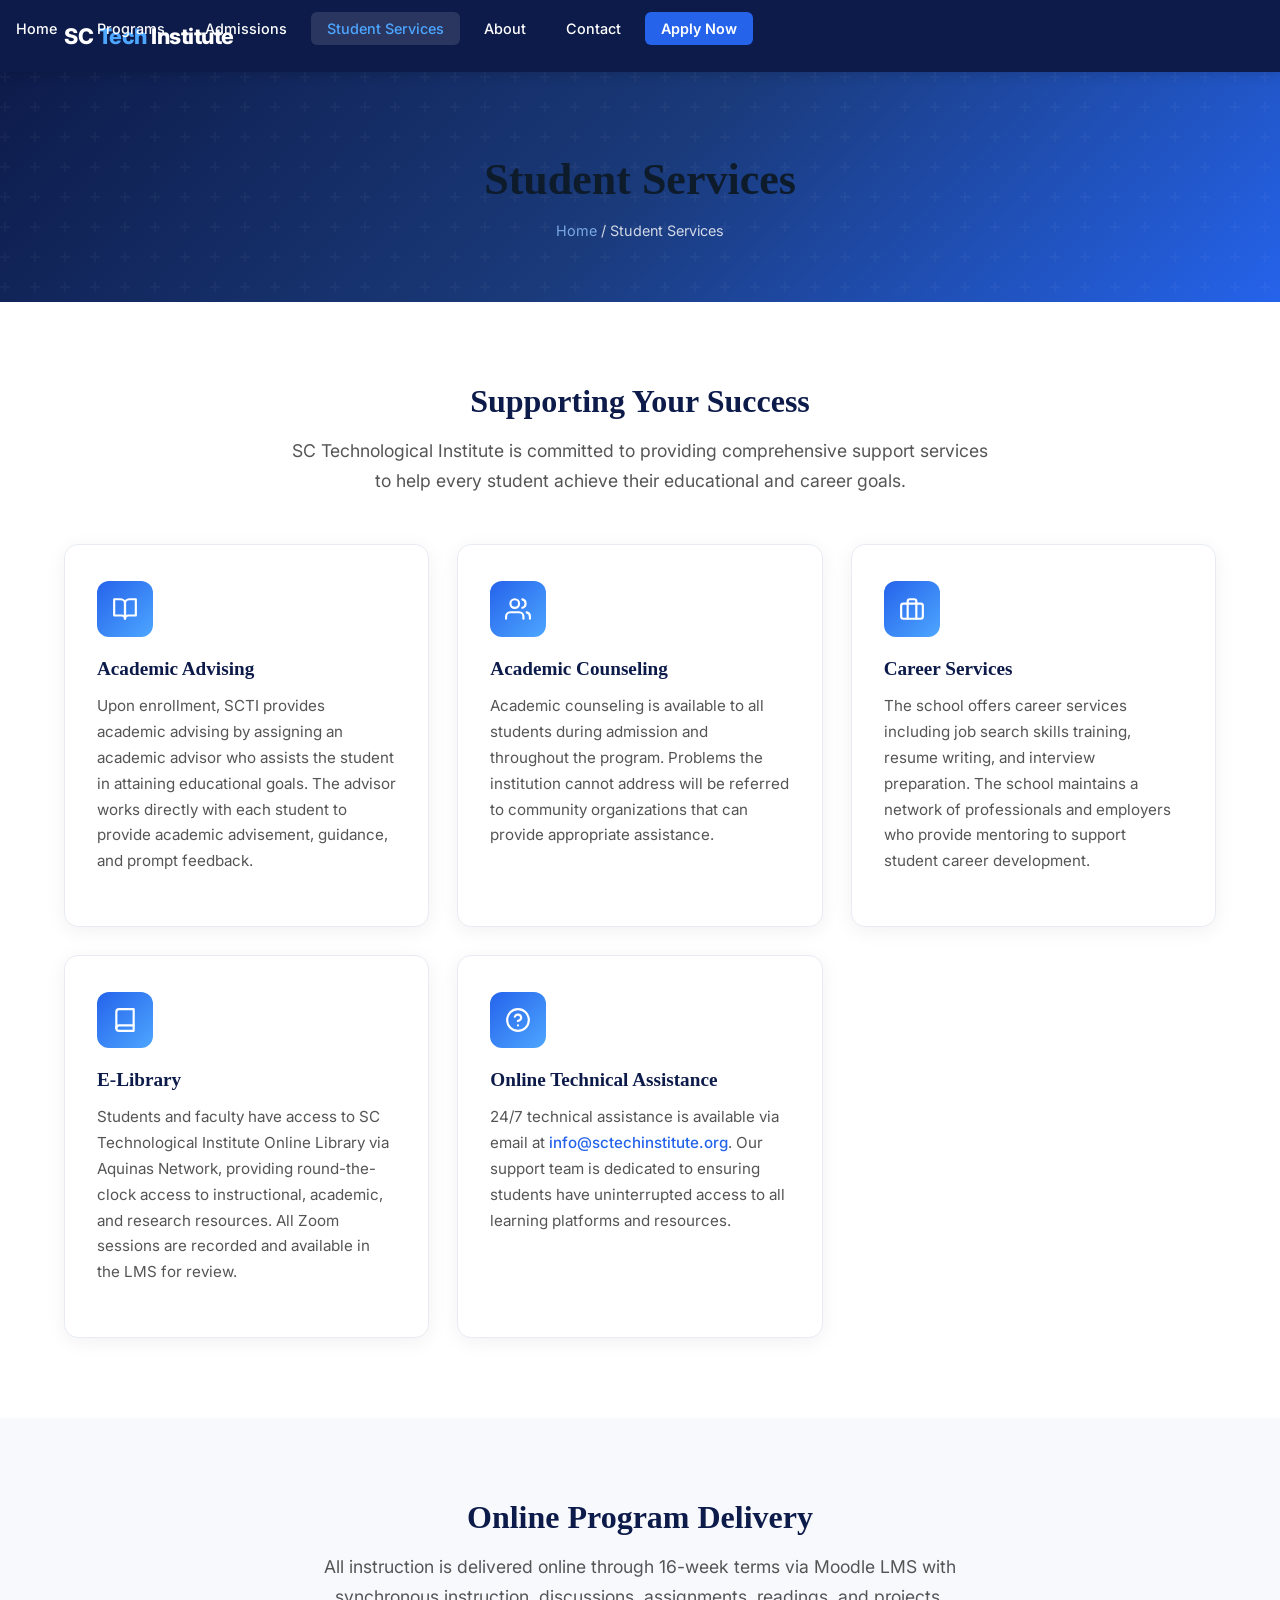
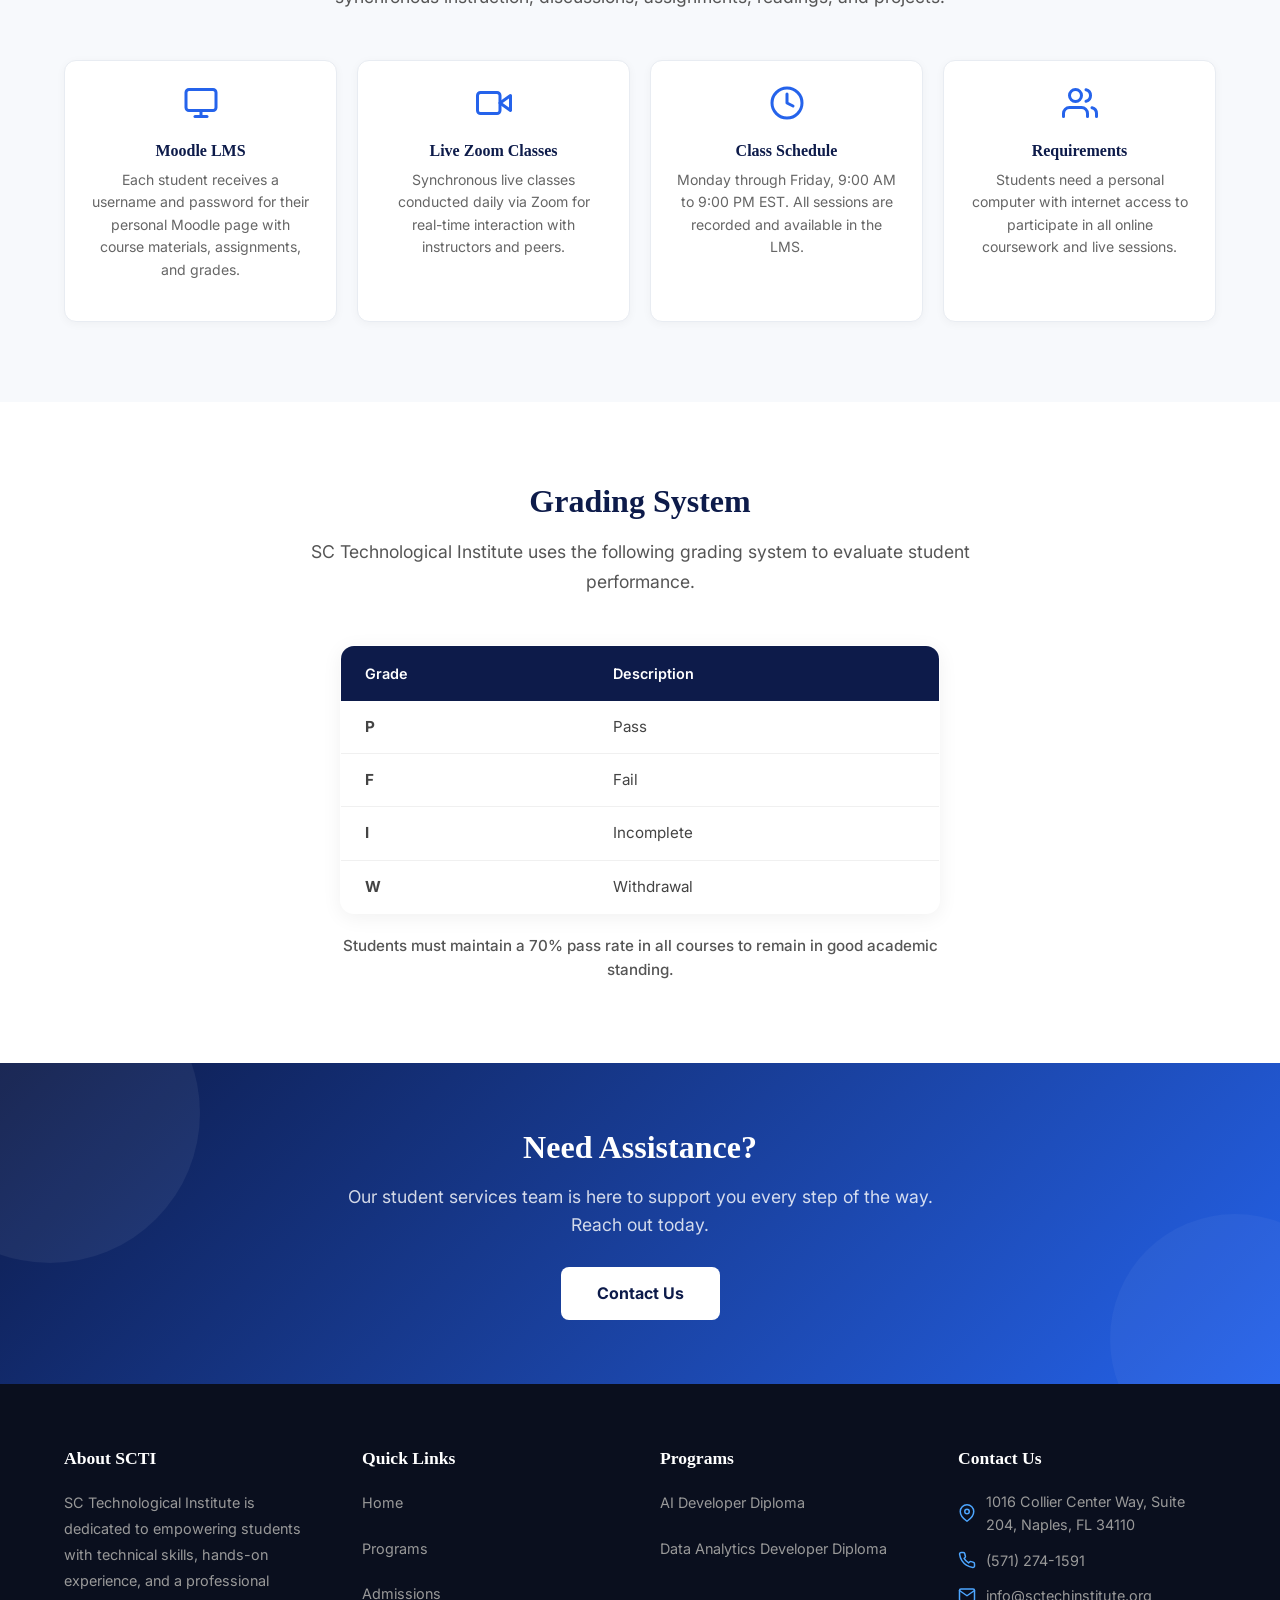
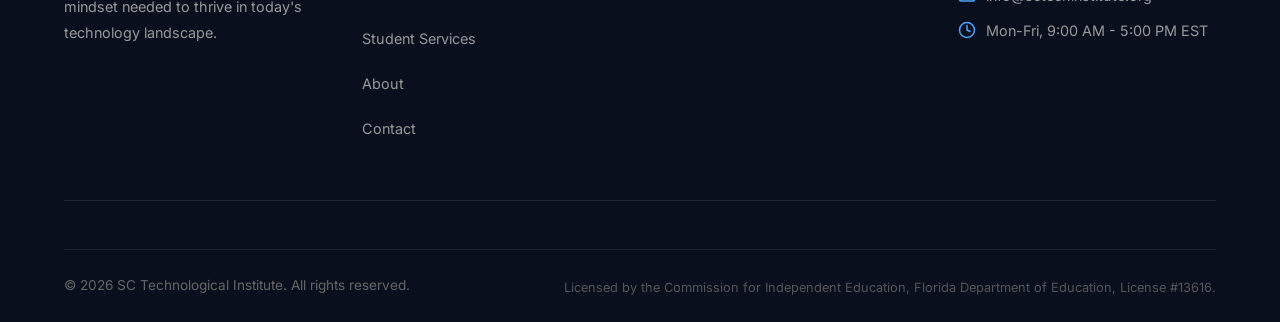
<file: student-services.html>
<!DOCTYPE html>
<html lang="en">
<head>
    <meta charset="UTF-8">
    <meta name="viewport" content="width=device-width, initial-scale=1.0">
    <meta name="description" content="SCTI Student Services — academic advising, career services, 24/7 e-library access (200+ databases), online technical support, and more for AI &amp; Data Analytics diploma students.">
    <meta name="keywords" content="SCTI student services, online learning support, e-library access, academic advising tech school, career services Florida tech school">
    <meta name="author" content="SC Technological Institute">
    <meta name="robots" content="index, follow">
    <link rel="canonical" href="https://www.sctechinstitute.org/student-services.html">

    <!-- Open Graph -->
    <meta property="og:title" content="Student Services — Academic, Library &amp; Career Support | SCTI">
    <meta property="og:description" content="Academic advising, career services, 24/7 e-library access (200+ databases including ACM, IEEE, HBR), online technical support for SCTI diploma students.">
    <meta property="og:type" content="website">
    <meta property="og:url" content="https://www.sctechinstitute.org/student-services.html">
    <meta property="og:site_name" content="SC Technological Institute">
    <meta property="og:locale" content="en_US">
    <meta property="og:image" content="https://www.sctechinstitute.org/images/logo.svg">

    <!-- Twitter Card -->
    <meta name="twitter:card" content="summary_large_image">
    <meta name="twitter:title" content="Student Services — Academic, Library &amp; Career Support | SCTI">
    <meta name="twitter:description" content="Academic advising, career services, 24/7 e-library access, online technical support for SCTI diploma students.">
    <meta name="twitter:image" content="https://www.sctechinstitute.org/images/logo.svg">

    <title>Student Services — Academic, Library &amp; Career Support | SCTI</title>

    <!-- Schema: Breadcrumbs -->
    <script type="application/ld+json">
    {
      "@context": "https://schema.org",
      "@type": "BreadcrumbList",
      "itemListElement": [
        { "@type": "ListItem", "position": 1, "name": "Home", "item": "https://www.sctechinstitute.org/" },
        { "@type": "ListItem", "position": 2, "name": "Student Services", "item": "https://www.sctechinstitute.org/student-services.html" }
      ]
    }
    </script>
    <link rel="preconnect" href="https://fonts.googleapis.com">
    <link rel="preconnect" href="https://fonts.gstatic.com" crossorigin>
    <link href="https://fonts.googleapis.com/css2?family=Inter:wght@300;400;500;600;700;800&display=swap" rel="stylesheet">
    <link rel="stylesheet" href="css/style.css">
    <style>
        /* ========== Reset & Base ========== */
        *, *::before, *::after { box-sizing: border-box; margin: 0; padding: 0; }
        body { font-family: 'Inter', -apple-system, BlinkMacSystemFont, 'Segoe UI', Roboto, sans-serif; color: #1a1a2e; line-height: 1.6; background: #fff; }
        a { text-decoration: none; color: inherit; }
        ul { list-style: none; }
        img { max-width: 100%; display: block; }
        .container { max-width: 1200px; margin: 0 auto; padding: 0 24px; }

        /* ========== Coming Soon Overlay ========== */
        .coming-soon-overlay {
            display: none;
            position: fixed; inset: 0; z-index: 9999;
            background: rgba(10, 10, 30, 0.92);
            justify-content: center; align-items: center;
            backdrop-filter: blur(6px);
        }
        .coming-soon-overlay.active { display: flex; }
        .coming-soon-box {
            background: #fff; border-radius: 16px; padding: 48px 40px;
            text-align: center; max-width: 480px; width: 90%;
            box-shadow: 0 25px 60px rgba(0,0,0,0.3);
        }
        .coming-soon-box h2 { font-size: 1.75rem; margin-bottom: 12px; color: #0d1b4a; }
        .coming-soon-box p { color: #555; margin-bottom: 24px; }
        .coming-soon-box .btn { display: inline-block; padding: 12px 28px; background: #0d1b4a; color: #fff; border-radius: 8px; font-weight: 600; cursor: pointer; border: none; font-size: 1rem; transition: background 0.3s; }
        .coming-soon-box .btn:hover { background: #1a3a7a; }

        /* ========== Header / Navigation ========== */
        .site-header {
            background: #0d1b4a; color: #fff;
            position: sticky; top: 0; z-index: 1000;
            box-shadow: 0 2px 12px rgba(0,0,0,0.15);
        }
        .header-inner {
            display: flex; align-items: center; justify-content: space-between;
            padding: 0 24px; max-width: 1200px; margin: 0 auto; height: 72px;
        }
        .logo { font-size: 1.35rem; font-weight: 800; letter-spacing: -0.5px; }
        .logo span { color: #4da6ff; }
        .nav-toggle { display: none; background: none; border: none; color: #fff; cursor: pointer; padding: 8px; }
        .main-nav ul { display: flex; gap: 8px; }
        .main-nav a {
            padding: 8px 16px; border-radius: 6px; font-size: 0.9rem; font-weight: 500;
            transition: background 0.3s, color 0.3s;
        }
        .main-nav a:hover, .main-nav a.active { background: rgba(255,255,255,0.12); color: #4da6ff; }
        .nav-apply { background: #2563eb !important; color: #fff !important; border-radius: 6px; font-weight: 600 !important; }
        .nav-apply:hover { background: #1d4ed8 !important; }

        /* ========== Hero / Page Banner ========== */
        .page-hero {
            background: linear-gradient(135deg, #0d1b4a 0%, #1a3a7a 50%, #2563eb 100%);
            color: #fff; padding: 80px 0 60px; text-align: center;
            position: relative; overflow: hidden;
        }
        .page-hero::before {
            content: ''; position: absolute; inset: 0;
            background: url("data:image/svg+xml,%3Csvg width='60' height='60' viewBox='0 0 60 60' xmlns='http://www.w3.org/2000/svg'%3E%3Cg fill='none' fill-rule='evenodd'%3E%3Cg fill='%23ffffff' fill-opacity='0.03'%3E%3Cpath d='M36 34v-4h-2v4h-4v2h4v4h2v-4h4v-2h-4zm0-30V0h-2v4h-4v2h4v4h2V6h4V4h-4zM6 34v-4H4v4H0v2h4v4h2v-4h4v-2H6zM6 4V0H4v4H0v2h4v4h2V6h4V4H6z'/%3E%3C/g%3E%3C/g%3E%3C/svg%3E");
        }
        .page-hero h1 { font-size: 2.75rem; font-weight: 800; margin-bottom: 12px; position: relative; }
        .breadcrumb { position: relative; font-size: 0.9rem; opacity: 0.8; }
        .breadcrumb a { color: #93c5fd; }
        .breadcrumb a:hover { text-decoration: underline; }

        /* ========== Sections ========== */
        .content-section { padding: 80px 0; }
        .content-section:nth-child(even) { background: #f7f9fc; }
        .section-title {
            font-size: 2rem; font-weight: 800; color: #0d1b4a;
            margin-bottom: 16px; text-align: center;
        }
        .section-subtitle {
            font-size: 1.1rem; color: #555; max-width: 700px;
            margin: 0 auto 48px; text-align: center; line-height: 1.7;
        }

        /* ========== Service Cards ========== */
        .services-grid {
            display: grid; grid-template-columns: repeat(auto-fit, minmax(340px, 1fr));
            gap: 28px;
        }
        .service-card {
            background: #fff; border-radius: 14px; padding: 36px 32px;
            border: 1px solid #e8ecf2;
            box-shadow: 0 4px 20px rgba(0,0,0,0.06);
            transition: transform 0.3s, box-shadow 0.3s;
        }
        .service-card:hover { transform: translateY(-4px); box-shadow: 0 12px 32px rgba(0,0,0,0.1); }
        .service-card-icon {
            width: 56px; height: 56px; margin-bottom: 20px;
            background: linear-gradient(135deg, #2563eb, #4da6ff);
            border-radius: 12px; display: flex; align-items: center; justify-content: center;
        }
        .service-card-icon svg { width: 26px; height: 26px; fill: none; stroke: #fff; stroke-width: 2; stroke-linecap: round; stroke-linejoin: round; }
        .service-card h3 { font-size: 1.2rem; font-weight: 700; color: #0d1b4a; margin-bottom: 12px; }
        .service-card p { font-size: 0.95rem; color: #555; line-height: 1.7; }

        /* ========== Grading Table ========== */
        .grading-table {
            width: 100%; max-width: 600px; margin: 0 auto; border-collapse: collapse;
            background: #fff; border-radius: 14px; overflow: hidden;
            box-shadow: 0 4px 20px rgba(0,0,0,0.06);
            border: 1px solid #e8ecf2;
        }
        .grading-table thead { background: #0d1b4a; color: #fff; }
        .grading-table th { padding: 16px 24px; font-size: 0.9rem; font-weight: 600; text-align: left; }
        .grading-table td { padding: 14px 24px; font-size: 0.95rem; color: #444; border-bottom: 1px solid #f0f0f0; }
        .grading-table tr:last-child td { border-bottom: none; }
        .grading-table tr:hover td { background: #f7f9fc; }
        .grading-note { max-width: 600px; margin: 20px auto 0; text-align: center; font-size: 0.95rem; color: #555; font-weight: 500; }

        /* ========== Online Delivery ========== */
        .delivery-features {
            display: grid; grid-template-columns: repeat(auto-fit, minmax(240px, 1fr));
            gap: 20px; margin-top: 32px;
        }
        .delivery-feature {
            background: #fff; border-radius: 12px; padding: 24px;
            border: 1px solid #e8ecf2; text-align: center;
            box-shadow: 0 2px 10px rgba(0,0,0,0.04);
        }
        .delivery-feature svg { width: 36px; height: 36px; stroke: #2563eb; fill: none; stroke-width: 2; stroke-linecap: round; stroke-linejoin: round; margin-bottom: 12px; }
        .delivery-feature h4 { font-size: 1rem; font-weight: 700; color: #0d1b4a; margin-bottom: 8px; }
        .delivery-feature p { font-size: 0.88rem; color: #666; line-height: 1.6; }

        /* ========== CTA ========== */
        .cta-section {
            background: linear-gradient(135deg, #0d1b4a 0%, #2563eb 100%);
            color: #fff; padding: 64px 0; text-align: center;
        }
        .cta-section h2 { font-size: 2rem; font-weight: 800; margin-bottom: 16px; }
        .cta-section p { font-size: 1.1rem; opacity: 0.9; margin-bottom: 28px; max-width: 600px; margin-left: auto; margin-right: auto; }
        .cta-btn {
            display: inline-block; padding: 14px 36px; background: #fff; color: #0d1b4a;
            border-radius: 8px; font-weight: 700; font-size: 1rem;
            transition: transform 0.3s, box-shadow 0.3s;
        }
        .cta-btn:hover { transform: translateY(-2px); box-shadow: 0 8px 24px rgba(0,0,0,0.2); }

        /* ========== Footer ========== */
        .site-footer { background: #0a0f1e; color: #ccc; padding: 64px 0 0; }
        .footer-grid {
            display: grid; grid-template-columns: repeat(auto-fit, minmax(240px, 1fr));
            gap: 40px; margin-bottom: 48px;
        }
        .footer-col h3 { color: #fff; font-size: 1.1rem; margin-bottom: 20px; font-weight: 700; }
        .footer-col p { font-size: 0.9rem; line-height: 1.8; color: #999; }
        .footer-col ul li { margin-bottom: 10px; }
        .footer-col ul a { font-size: 0.9rem; color: #999; transition: color 0.3s; }
        .footer-col ul a:hover { color: #4da6ff; }
        .footer-contact-item { display: flex; align-items: center; gap: 10px; margin-bottom: 12px; font-size: 0.9rem; color: #999; }
        .footer-contact-item svg { flex-shrink: 0; width: 18px; height: 18px; stroke: #4da6ff; fill: none; stroke-width: 2; stroke-linecap: round; stroke-linejoin: round; }
        .footer-bottom {
            border-top: 1px solid rgba(255,255,255,0.08);
            padding: 24px 0; text-align: center; font-size: 0.85rem; color: #666;
        }
        .footer-bottom span { display: block; margin-top: 4px; font-size: 0.8rem; color: #555; }

        /* ========== Responsive ========== */
        @media (max-width: 768px) {
            .nav-toggle { display: block; }
            .main-nav { position: absolute; top: 72px; left: 0; right: 0; background: #0d1b4a; padding: 16px 24px; display: none; border-top: 1px solid rgba(255,255,255,0.1); }
            .main-nav.open { display: block; }
            .main-nav ul { flex-direction: column; gap: 4px; }
            .main-nav a { display: block; padding: 12px 16px; }
            .page-hero h1 { font-size: 2rem; }
            .services-grid { grid-template-columns: 1fr; }
        }
    </style>
</head>
<body>

    <!-- Coming Soon Overlay (removed - site is live with CIE License #13616) -->

    <!-- Header -->
    <header class="site-header">
        <div class="header-inner">
            <a href="index.html" class="logo">SC <span>Tech</span> Institute</a>
            <button class="nav-toggle" aria-label="Toggle navigation" onclick="document.querySelector('.main-nav').classList.toggle('open')">
                <svg width="24" height="24" viewBox="0 0 24 24" fill="none" stroke="currentColor" stroke-width="2" stroke-linecap="round" stroke-linejoin="round">
                    <line x1="3" y1="6" x2="21" y2="6"></line>
                    <line x1="3" y1="12" x2="21" y2="12"></line>
                    <line x1="3" y1="18" x2="21" y2="18"></line>
                </svg>
            </button>
            <nav class="main-nav">
                <ul>
                    <li><a href="index.html">Home</a></li>
                    <li><a href="programs.html">Programs</a></li>
                    <li><a href="admissions.html">Admissions</a></li>
                    <li><a href="student-services.html" class="active">Student Services</a></li>
                    <li><a href="about.html">About</a></li>
                    <li><a href="contact.html">Contact</a></li>
                    <li><a href="admissions.html" class="nav-apply">Apply Now</a></li>
                </ul>
            </nav>
        </div>
    </header>

    <!-- Page Hero -->
    <section class="page-hero">
        <div class="container">
            <h1>Student Services</h1>
            <div class="breadcrumb">
                <a href="index.html">Home</a> / Student Services
            </div>
        </div>
    </section>

    <!-- Services Overview -->
    <section class="content-section">
        <div class="container">
            <h2 class="section-title">Supporting Your Success</h2>
            <p class="section-subtitle">SC Technological Institute is committed to providing comprehensive support services to help every student achieve their educational and career goals.</p>

            <div class="services-grid">

                <!-- Academic Advising -->
                <div class="service-card">
                    <div class="service-card-icon">
                        <svg viewBox="0 0 24 24"><path d="M2 3h6a4 4 0 0 1 4 4v14a3 3 0 0 0-3-3H2z"/><path d="M22 3h-6a4 4 0 0 0-4 4v14a3 3 0 0 1 3-3h7z"/></svg>
                    </div>
                    <h3>Academic Advising</h3>
                    <p>Upon enrollment, SCTI provides academic advising by assigning an academic advisor who assists the student in attaining educational goals. The advisor works directly with each student to provide academic advisement, guidance, and prompt feedback.</p>
                </div>

                <!-- Academic Counseling -->
                <div class="service-card">
                    <div class="service-card-icon">
                        <svg viewBox="0 0 24 24"><path d="M17 21v-2a4 4 0 0 0-4-4H5a4 4 0 0 0-4 4v2"/><circle cx="9" cy="7" r="4"/><path d="M23 21v-2a4 4 0 0 0-3-3.87"/><path d="M16 3.13a4 4 0 0 1 0 7.75"/></svg>
                    </div>
                    <h3>Academic Counseling</h3>
                    <p>Academic counseling is available to all students during admission and throughout the program. Problems the institution cannot address will be referred to community organizations that can provide appropriate assistance.</p>
                </div>

                <!-- Career Services -->
                <div class="service-card">
                    <div class="service-card-icon">
                        <svg viewBox="0 0 24 24"><rect x="2" y="7" width="20" height="14" rx="2" ry="2"/><path d="M16 21V5a2 2 0 0 0-2-2h-4a2 2 0 0 0-2 2v16"/></svg>
                    </div>
                    <h3>Career Services</h3>
                    <p>The school offers career services including job search skills training, resume writing, and interview preparation. The school maintains a network of professionals and employers who provide mentoring to support student career development.</p>
                </div>

                <!-- E-Library -->
                <div class="service-card">
                    <div class="service-card-icon">
                        <svg viewBox="0 0 24 24"><path d="M4 19.5A2.5 2.5 0 0 1 6.5 17H20"/><path d="M6.5 2H20v20H6.5A2.5 2.5 0 0 1 4 19.5v-15A2.5 2.5 0 0 1 6.5 2z"/></svg>
                    </div>
                    <h3>E-Library</h3>
                    <p>Students and faculty have access to SC Technological Institute Online Library via Aquinas Network, providing round-the-clock access to instructional, academic, and research resources. All Zoom sessions are recorded and available in the LMS for review.</p>
                </div>

                <!-- Online Technical Assistance -->
                <div class="service-card">
                    <div class="service-card-icon">
                        <svg viewBox="0 0 24 24"><circle cx="12" cy="12" r="10"/><path d="M9.09 9a3 3 0 0 1 5.83 1c0 2-3 3-3 3"/><line x1="12" y1="17" x2="12.01" y2="17"/></svg>
                    </div>
                    <h3>Online Technical Assistance</h3>
                    <p>24/7 technical assistance is available via email at <a href="mailto:info@sctechinstitute.org" style="color:#2563eb;font-weight:500;">info@sctechinstitute.org</a>. Our support team is dedicated to ensuring students have uninterrupted access to all learning platforms and resources.</p>
                </div>

            </div>
        </div>
    </section>

    <!-- Online Delivery -->
    <section class="content-section">
        <div class="container">
            <h2 class="section-title">Online Program Delivery</h2>
            <p class="section-subtitle">All instruction is delivered online through 16-week terms via Moodle LMS with synchronous instruction, discussions, assignments, readings, and projects.</p>

            <div class="delivery-features">
                <div class="delivery-feature">
                    <svg viewBox="0 0 24 24"><rect x="2" y="3" width="20" height="14" rx="2" ry="2"/><line x1="8" y1="21" x2="16" y2="21"/><line x1="12" y1="17" x2="12" y2="21"/></svg>
                    <h4>Moodle LMS</h4>
                    <p>Each student receives a username and password for their personal Moodle page with course materials, assignments, and grades.</p>
                </div>
                <div class="delivery-feature">
                    <svg viewBox="0 0 24 24"><polygon points="23 7 16 12 23 17 23 7"/><rect x="1" y="5" width="15" height="14" rx="2" ry="2"/></svg>
                    <h4>Live Zoom Classes</h4>
                    <p>Synchronous live classes conducted daily via Zoom for real-time interaction with instructors and peers.</p>
                </div>
                <div class="delivery-feature">
                    <svg viewBox="0 0 24 24"><circle cx="12" cy="12" r="10"/><polyline points="12 6 12 12 16 14"/></svg>
                    <h4>Class Schedule</h4>
                    <p>Monday through Friday, 9:00 AM to 9:00 PM EST. All sessions are recorded and available in the LMS.</p>
                </div>
                <div class="delivery-feature">
                    <svg viewBox="0 0 24 24"><path d="M17 21v-2a4 4 0 0 0-4-4H5a4 4 0 0 0-4 4v2"/><circle cx="9" cy="7" r="4"/><path d="M23 21v-2a4 4 0 0 0-3-3.87"/><path d="M16 3.13a4 4 0 0 1 0 7.75"/></svg>
                    <h4>Requirements</h4>
                    <p>Students need a personal computer with internet access to participate in all online coursework and live sessions.</p>
                </div>
            </div>
        </div>
    </section>

    <!-- Grading System -->
    <section class="content-section">
        <div class="container">
            <h2 class="section-title">Grading System</h2>
            <p class="section-subtitle">SC Technological Institute uses the following grading system to evaluate student performance.</p>

            <table class="grading-table">
                <thead>
                    <tr>
                        <th>Grade</th>
                        <th>Description</th>
                    </tr>
                </thead>
                <tbody>
                    <tr>
                        <td><strong>P</strong></td>
                        <td>Pass</td>
                    </tr>
                    <tr>
                        <td><strong>F</strong></td>
                        <td>Fail</td>
                    </tr>
                    <tr>
                        <td><strong>I</strong></td>
                        <td>Incomplete</td>
                    </tr>
                    <tr>
                        <td><strong>W</strong></td>
                        <td>Withdrawal</td>
                    </tr>
                </tbody>
            </table>
            <p class="grading-note">Students must maintain a 70% pass rate in all courses to remain in good academic standing.</p>
        </div>
    </section>

    <!-- CTA Section -->
    <section class="cta-section">
        <div class="container">
            <h2>Need Assistance?</h2>
            <p>Our student services team is here to support you every step of the way. Reach out today.</p>
            <a href="contact.html" class="cta-btn">Contact Us</a>
        </div>
    </section>

    <!-- Footer -->
    <footer class="site-footer">
        <div class="container">
            <div class="footer-grid">
                <div class="footer-col">
                    <h3>About SCTI</h3>
                    <p>SC Technological Institute is dedicated to empowering students with technical skills, hands-on experience, and a professional mindset needed to thrive in today's technology landscape.</p>
                </div>
                <div class="footer-col">
                    <h3>Quick Links</h3>
                    <ul>
                        <li><a href="index.html">Home</a></li>
                        <li><a href="programs.html">Programs</a></li>
                        <li><a href="admissions.html">Admissions</a></li>
                        <li><a href="student-services.html">Student Services</a></li>
                        <li><a href="about.html">About</a></li>
                        <li><a href="contact.html">Contact</a></li>
                    </ul>
                </div>
                <div class="footer-col">
                    <h3>Programs</h3>
                    <ul>
                        <li><a href="programs.html">AI Developer Diploma</a></li>
                        <li><a href="programs.html">Data Analytics Developer Diploma</a></li>
                    </ul>
                </div>
                <div class="footer-col">
                    <h3>Contact Us</h3>
                    <div class="footer-contact-item">
                        <svg viewBox="0 0 24 24"><path d="M21 10c0 7-9 13-9 13s-9-6-9-13a9 9 0 0 1 18 0z"/><circle cx="12" cy="10" r="3"/></svg>
                        1016 Collier Center Way, Suite 204, Naples, FL 34110
                    </div>
                    <div class="footer-contact-item">
                        <svg viewBox="0 0 24 24"><path d="M22 16.92v3a2 2 0 0 1-2.18 2 19.79 19.79 0 0 1-8.63-3.07 19.5 19.5 0 0 1-6-6 19.79 19.79 0 0 1-3.07-8.67A2 2 0 0 1 4.11 2h3a2 2 0 0 1 2 1.72c.127.96.362 1.903.7 2.81a2 2 0 0 1-.45 2.11L8.09 9.91a16 16 0 0 0 6 6l1.27-1.27a2 2 0 0 1 2.11-.45c.907.338 1.85.573 2.81.7A2 2 0 0 1 22 16.92z"/></svg>
                        (571) 274-1591
                    </div>
                    <div class="footer-contact-item">
                        <svg viewBox="0 0 24 24"><path d="M4 4h16c1.1 0 2 .9 2 2v12c0 1.1-.9 2-2 2H4c-1.1 0-2-.9-2-2V6c0-1.1.9-2 2-2z"/><polyline points="22,6 12,13 2,6"/></svg>
                        info@sctechinstitute.org
                    </div>
                    <div class="footer-contact-item">
                        <svg viewBox="0 0 24 24"><circle cx="12" cy="12" r="10"/><polyline points="12 6 12 12 16 14"/></svg>
                        Mon-Fri, 9:00 AM - 5:00 PM EST
                    </div>
                </div>
            </div>
            <div class="footer-bottom">
                &copy; 2026 SC Technological Institute. All rights reserved.
                <span>Licensed by the Commission for Independent Education, Florida Department of Education, License #13616.</span>
            </div>
        </div>
    </footer>

    <script src="js/main.js"></script>
</body>
</html>
</file>
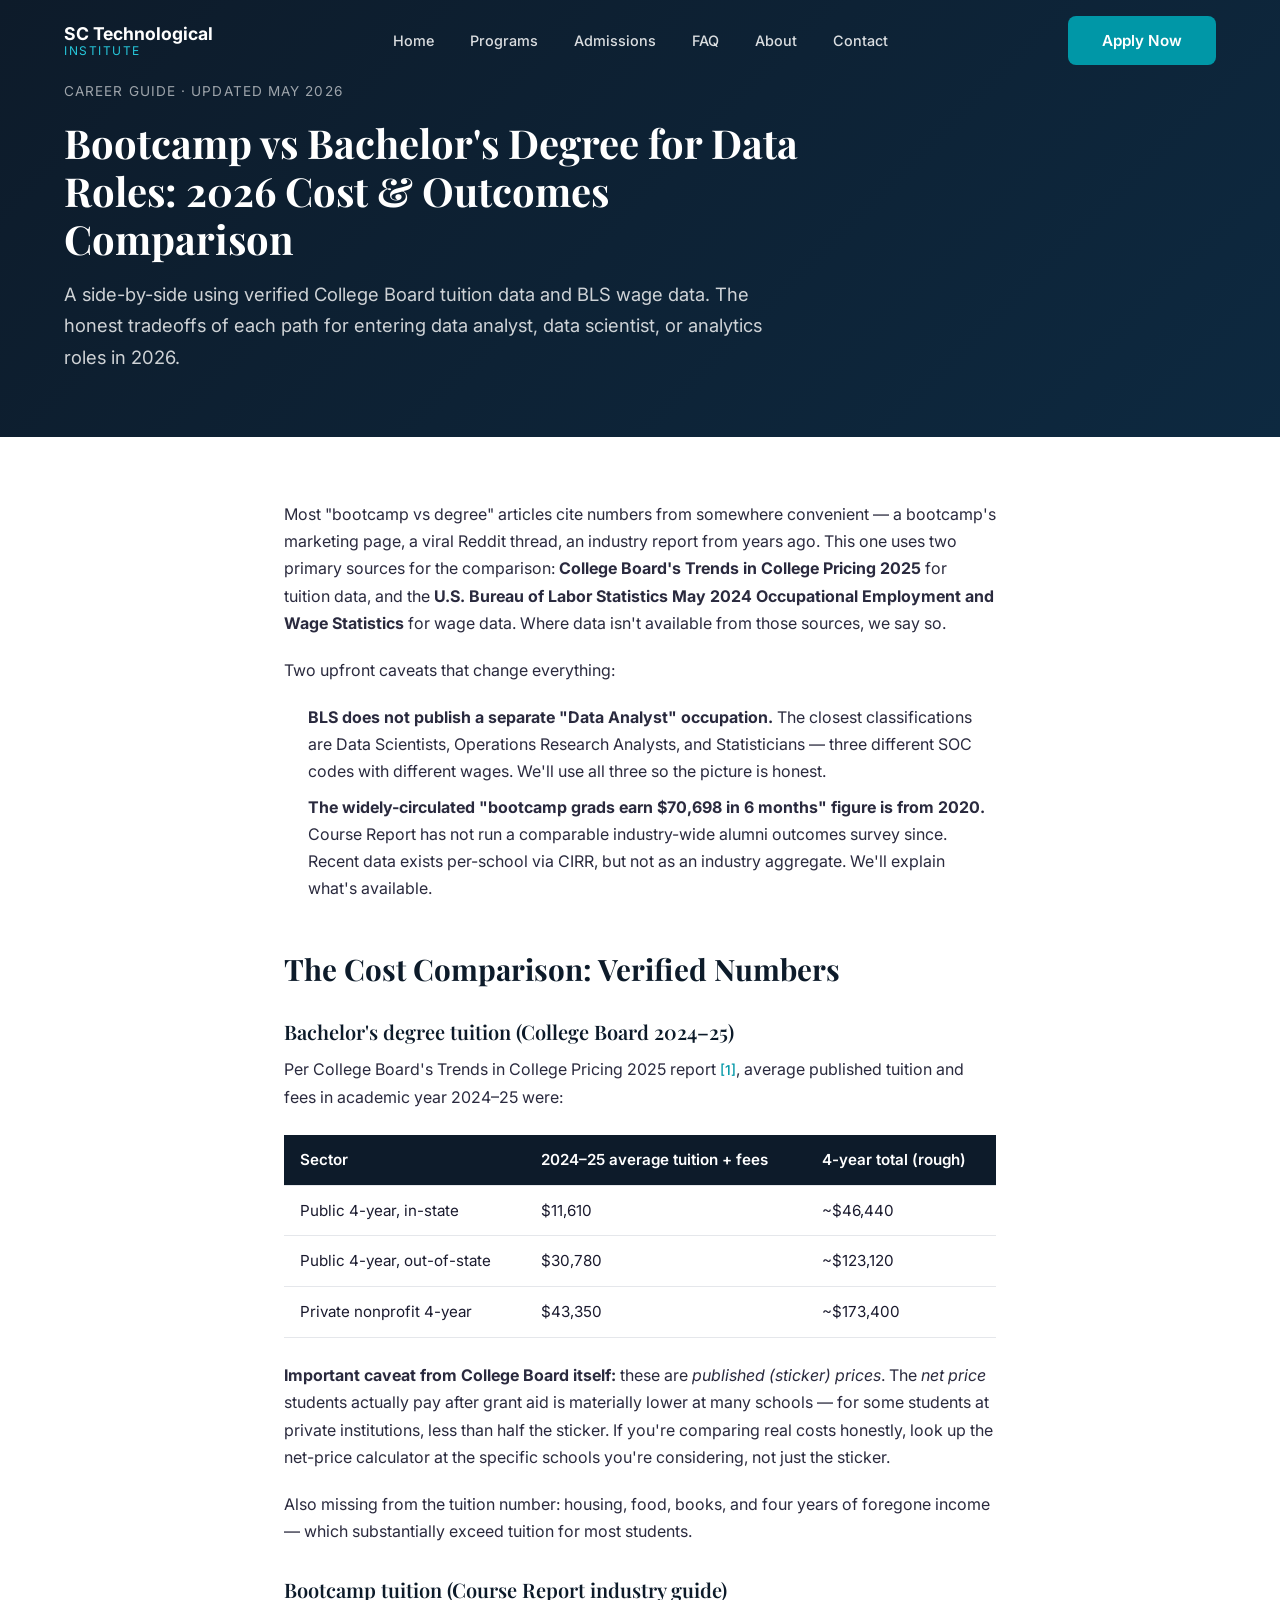
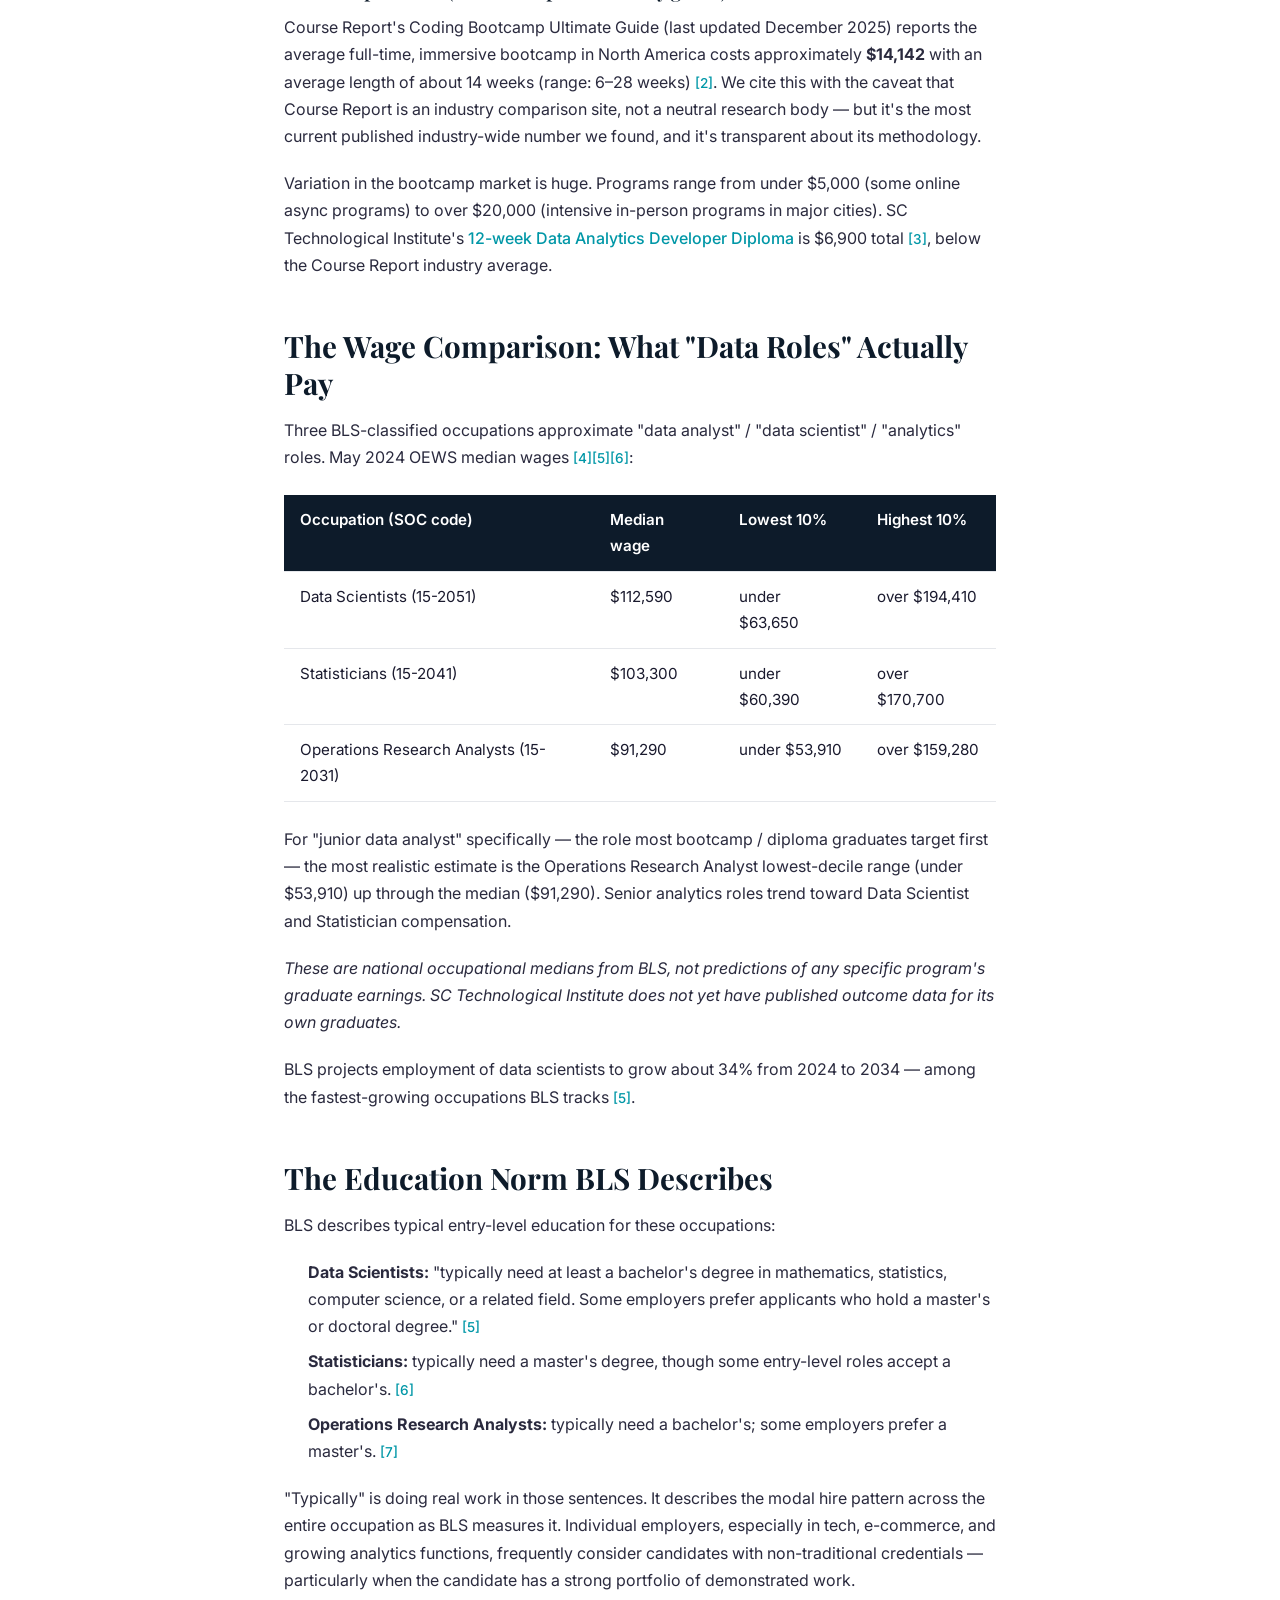
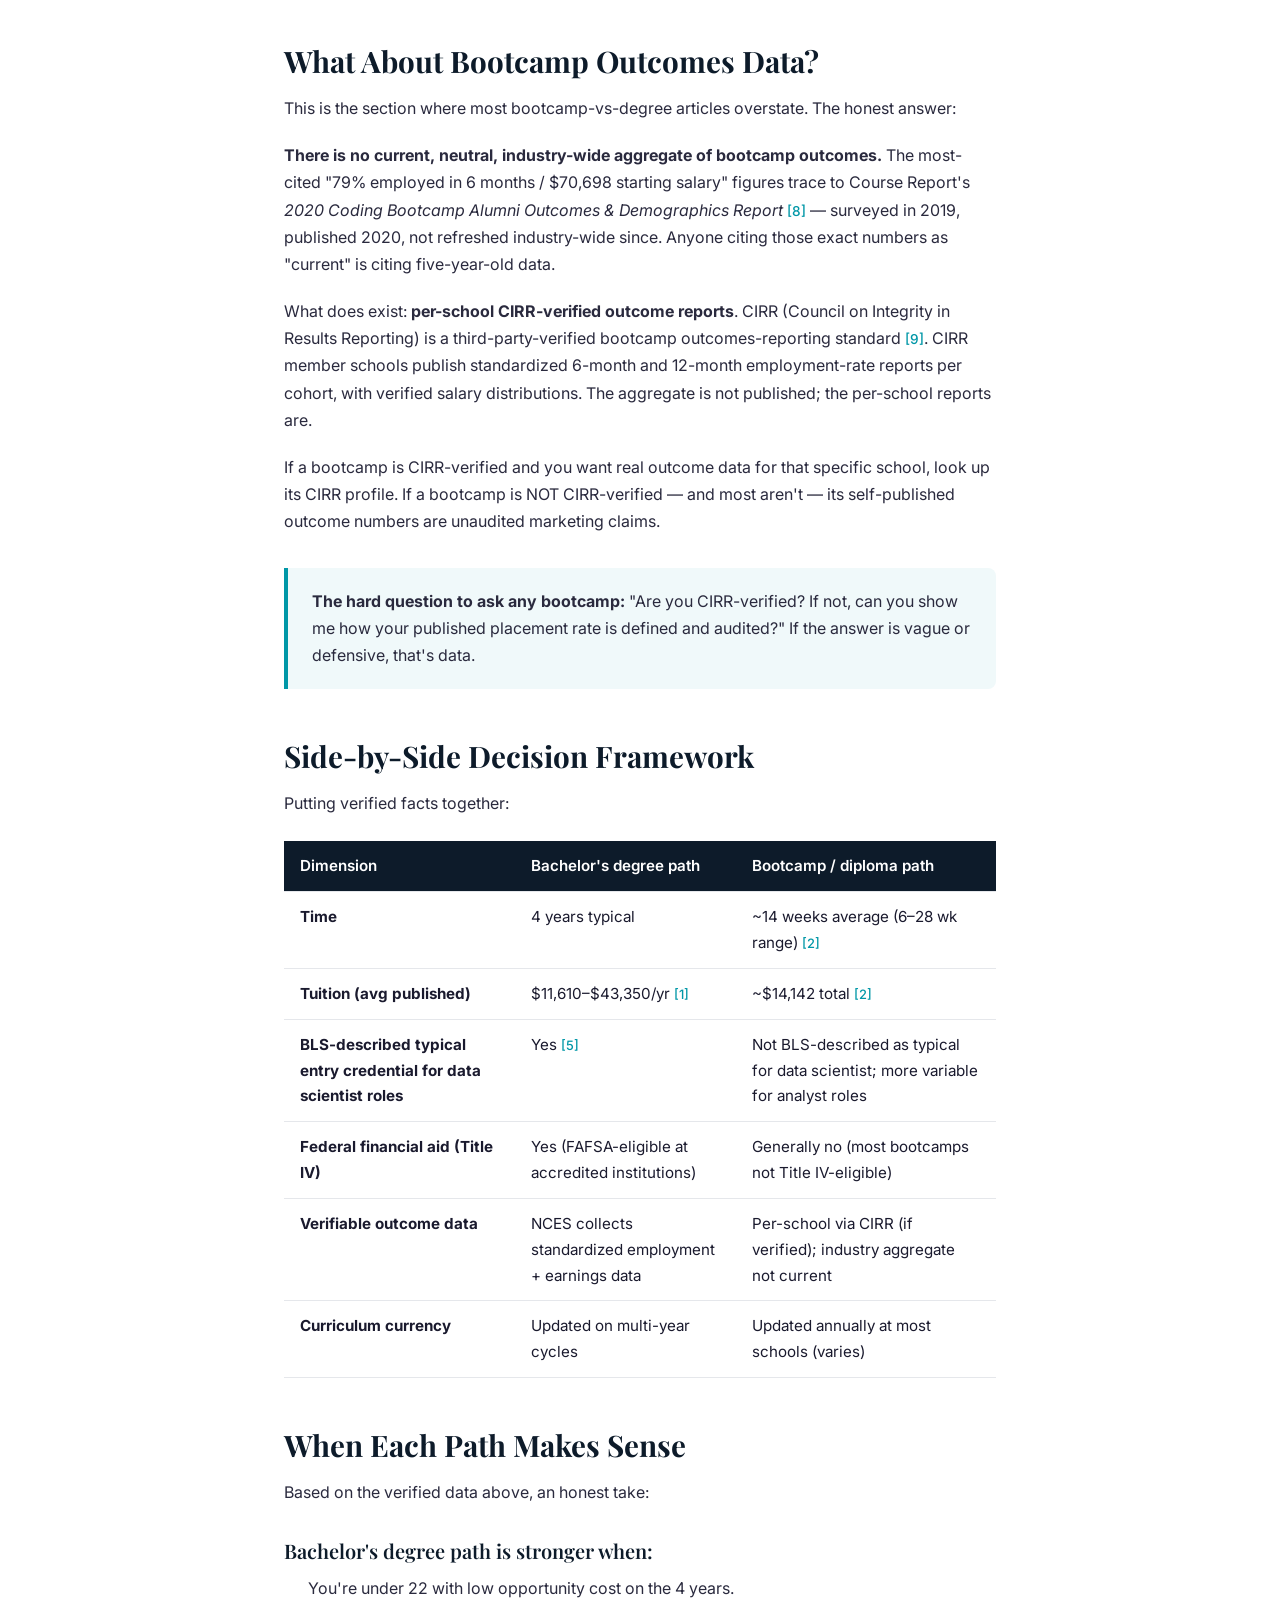
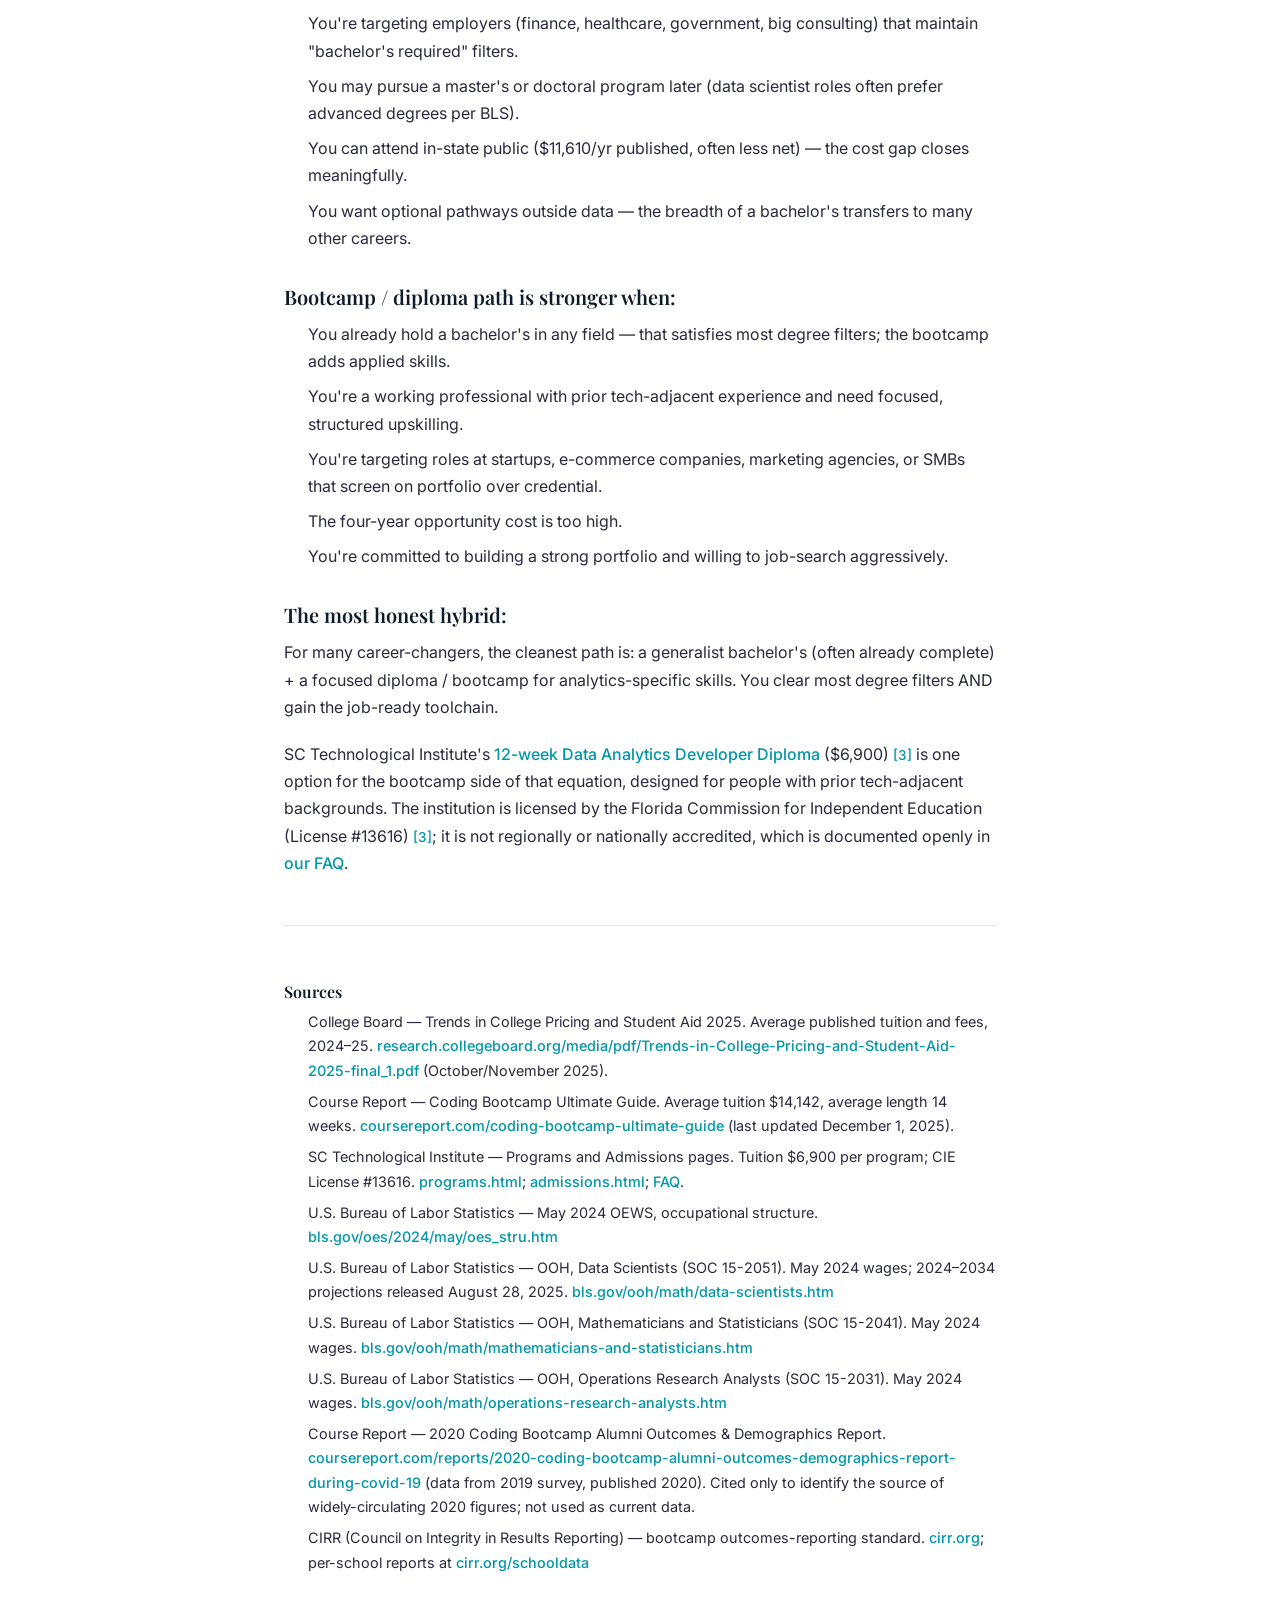
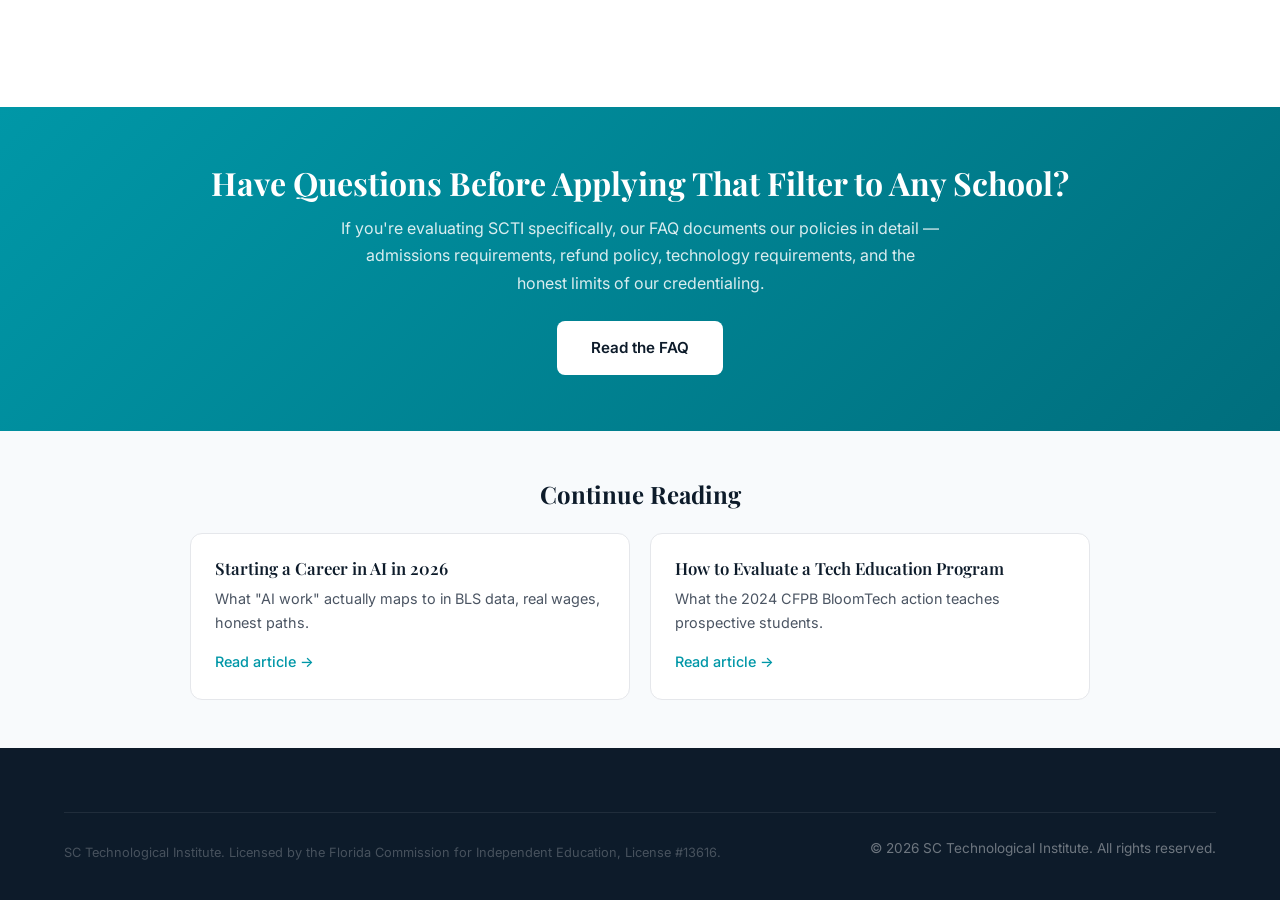
<file: blog/bootcamp-vs-bachelors-degree-data-roles-2026.html>
<!DOCTYPE html>
<html lang="en">
<head>
    <meta charset="UTF-8">
    <meta name="viewport" content="width=device-width, initial-scale=1.0">
    <meta name="description" content="2026 honest comparison of bootcamp vs bachelor's degree paths for data roles, using verified College Board tuition data and BLS wage data. Time, cost, credentialing tradeoffs — sources cited throughout.">
    <meta name="keywords" content="bootcamp vs degree, data analytics bootcamp vs degree, college tuition 2024 25, bootcamp tuition 2025, BLS data scientist salary, College Board tuition data">
    <meta name="author" content="SC Technological Institute">
    <meta name="robots" content="index, follow">
    <link rel="canonical" href="https://www.sctechinstitute.org/blog/bootcamp-vs-bachelors-degree-data-roles-2026.html">

    <meta property="og:title" content="Bootcamp vs Bachelor's Degree for Data Roles: 2026 Cost & Outcomes Comparison">
    <meta property="og:description" content="College Board tuition data + BLS wages, side by side. Honest tradeoffs of each path for entering data analyst, data scientist, or analytics roles.">
    <meta property="og:type" content="article">
    <meta property="og:url" content="https://www.sctechinstitute.org/blog/bootcamp-vs-bachelors-degree-data-roles-2026.html">
    <meta property="og:site_name" content="SC Technological Institute">
    <meta property="og:locale" content="en_US">
    <meta property="og:image" content="https://www.sctechinstitute.org/images/logo.svg">
    <meta property="article:published_time" content="2026-05-04">
    <meta property="article:author" content="SC Technological Institute">

    <meta name="twitter:card" content="summary_large_image">
    <meta name="twitter:title" content="Bootcamp vs Bachelor's Degree for Data Roles (2026 Comparison)">
    <meta name="twitter:description" content="College Board + BLS data on tuition and wages, side by side.">
    <meta name="twitter:image" content="https://www.sctechinstitute.org/images/logo.svg">

    <title>Bootcamp vs Bachelor's Degree for Data Roles: 2026 Comparison | SCTI</title>

    <script type="application/ld+json">
    {
      "@context": "https://schema.org",
      "@type": "Article",
      "headline": "Bootcamp vs Bachelor's Degree for Data Roles: 2026 Cost &amp; Outcomes Comparison",
      "description": "College Board tuition + BLS wage data side by side, honest tradeoffs.",
      "image": "https://www.sctechinstitute.org/images/logo.svg",
      "datePublished": "2026-05-04",
      "dateModified": "2026-05-04",
      "author": { "@type": "Organization", "name": "SC Technological Institute", "url": "https://www.sctechinstitute.org" },
      "publisher": {
        "@type": "EducationalOrganization",
        "name": "SC Technological Institute",
        "logo": { "@type": "ImageObject", "url": "https://www.sctechinstitute.org/images/logo.svg" }
      },
      "mainEntityOfPage": "https://www.sctechinstitute.org/blog/bootcamp-vs-bachelors-degree-data-roles-2026.html"
    }
    </script>

    <script type="application/ld+json">
    {
      "@context": "https://schema.org",
      "@type": "BreadcrumbList",
      "itemListElement": [
        { "@type": "ListItem", "position": 1, "name": "Home", "item": "https://www.sctechinstitute.org/" },
        { "@type": "ListItem", "position": 2, "name": "Blog", "item": "https://www.sctechinstitute.org/blog/" },
        { "@type": "ListItem", "position": 3, "name": "Bootcamp vs Bachelor's Degree for Data Roles", "item": "https://www.sctechinstitute.org/blog/bootcamp-vs-bachelors-degree-data-roles-2026.html" }
      ]
    }
    </script>

    <link rel="preconnect" href="https://fonts.googleapis.com">
    <link rel="preconnect" href="https://fonts.gstatic.com" crossorigin>
    <link href="https://fonts.googleapis.com/css2?family=Inter:wght@300;400;500;600;700&family=Playfair+Display:wght@400;600;700&display=swap" rel="stylesheet">
    <link rel="stylesheet" href="../css/style.css">
    <link rel="icon" type="image/png" href="../images/logo.svg">

    <style>
        body { font-family: 'Inter', -apple-system, sans-serif; color: #1a1a2e; line-height: 1.7; }
        .article-hero { background: linear-gradient(135deg, #0d1b2a 0%, #0d2940 100%); padding: 5rem 0 3rem; color: #fff; }
        .article-meta { font-size: 0.85rem; color: rgba(255,255,255,0.6); text-transform: uppercase; letter-spacing: 0.08em; margin-bottom: 1rem; }
        .article-hero h1 { font-family: 'Playfair Display', Georgia, serif; font-size: 2.5rem; font-weight: 700; line-height: 1.2; margin-bottom: 1rem; color: #fff; max-width: 760px; }
        .article-hero .subtitle { font-size: 1.15rem; color: rgba(255,255,255,0.8); max-width: 720px; }
        .article-body { padding: 4rem 0; }
        .article-body .container { max-width: 760px; }
        .article-body h2 { font-family: 'Playfair Display', Georgia, serif; font-size: 1.85rem; font-weight: 700; color: #0d1b2a; margin-top: 3rem; margin-bottom: 1rem; }
        .article-body h3 { font-size: 1.25rem; font-weight: 600; color: #0d1b2a; margin-top: 2rem; margin-bottom: 0.75rem; }
        .article-body p { margin-bottom: 1.25rem; color: #2a2a3e; }
        .article-body ul, .article-body ol { margin: 0 0 1.25rem 1.5rem; }
        .article-body li { margin-bottom: 0.5rem; color: #2a2a3e; }
        .article-body a { color: #0097a7; font-weight: 500; }
        .article-body a:hover { text-decoration: underline; }
        .source-cite { font-size: 0.85em; color: #6b7280; }
        .source-cite a { color: #6b7280; }
        .data-table { width: 100%; border-collapse: collapse; margin: 1.5rem 0; font-size: 0.95rem; }
        .data-table th, .data-table td { text-align: left; padding: 0.75rem 1rem; border-bottom: 1px solid #e5e7eb; vertical-align: top; }
        .data-table th { background: #0d1b2a; color: #fff; font-weight: 600; }
        .callout { background: #f0f9fa; border-left: 4px solid #0097a7; padding: 1.25rem 1.5rem; margin: 2rem 0; border-radius: 0 8px 8px 0; }
        .callout p:last-child { margin-bottom: 0; }
        .footnotes { margin-top: 3rem; padding-top: 1.5rem; border-top: 1px solid #e5e7eb; font-size: 0.9rem; color: #4b5563; }
        .footnotes h3 { font-size: 1rem; font-weight: 600; color: #0d1b2a; margin-bottom: 0.5rem; }
        .footnotes ol { margin-left: 1.5rem; }
        .footnotes li { margin-bottom: 0.4rem; word-wrap: break-word; }
        .article-cta { background: linear-gradient(135deg, #0097a7 0%, #006e7d 100%); padding: 3.5rem 0; text-align: center; color: #fff; margin-top: 3rem; }
        .article-cta h2 { color: #fff; font-family: 'Playfair Display', Georgia, serif; font-size: 2rem; margin-bottom: 0.75rem; }
        .article-cta p { color: rgba(255,255,255,0.85); margin-bottom: 1.5rem; max-width: 600px; margin-left: auto; margin-right: auto; }
        .article-cta .btn { display: inline-block; padding: 0.9rem 2rem; background: #fff; color: #0d1b2a; border-radius: 8px; font-weight: 600; text-decoration: none; }
        .related-posts { padding: 3rem 0; background: #f8fafc; }
        .related-posts h3 { font-family: 'Playfair Display', Georgia, serif; font-size: 1.5rem; margin-bottom: 1.5rem; color: #0d1b2a; text-align: center; }
        .related-grid { display: grid; grid-template-columns: repeat(auto-fit, minmax(280px, 1fr)); gap: 1.25rem; max-width: 900px; margin: 0 auto; }
        .related-card { background: #fff; padding: 1.5rem; border-radius: 12px; border: 1px solid #e5e7eb; }
        .related-card h4 { font-size: 1.05rem; font-weight: 600; margin-bottom: 0.5rem; color: #0d1b2a; }
        .related-card p { font-size: 0.9rem; color: #4b5563; margin-bottom: 0.75rem; }
        .related-card a { color: #0097a7; font-weight: 500; font-size: 0.9rem; }
    </style>
</head>
<body>

<nav class="main-nav" role="navigation" aria-label="Main navigation">
    <div class="nav-container">
        <a href="../index.html" class="nav-logo" aria-label="SC Technological Institute Home">
            <div class="nav-logo-text">
                <span class="nav-logo-name">SC Technological</span>
                <span class="nav-logo-sub">Institute</span>
            </div>
        </a>
        <ul class="nav-menu" role="menubar">
            <li role="none"><a href="../index.html" role="menuitem">Home</a></li>
            <li role="none"><a href="../programs.html" role="menuitem">Programs</a></li>
            <li role="none"><a href="../admissions.html" role="menuitem">Admissions</a></li>
            <li role="none"><a href="../faq.html" role="menuitem">FAQ</a></li>
            <li role="none"><a href="../about.html" role="menuitem">About</a></li>
            <li role="none"><a href="../contact.html" role="menuitem">Contact</a></li>
        </ul>
        <a href="../admissions.html" class="nav-cta btn btn-accent">Apply Now</a>
    </div>
</nav>

<main>
    <article>
        <header class="article-hero">
            <div class="container">
                <p class="article-meta">Career Guide · Updated May 2026</p>
                <h1>Bootcamp vs Bachelor's Degree for Data Roles: 2026 Cost &amp; Outcomes Comparison</h1>
                <p class="subtitle">A side-by-side using verified College Board tuition data and BLS wage data. The honest tradeoffs of each path for entering data analyst, data scientist, or analytics roles in 2026.</p>
            </div>
        </header>

        <div class="article-body">
            <div class="container">
                <p>Most "bootcamp vs degree" articles cite numbers from somewhere convenient — a bootcamp's marketing page, a viral Reddit thread, an industry report from years ago. This one uses two primary sources for the comparison: <strong>College Board's Trends in College Pricing 2025</strong> for tuition data, and the <strong>U.S. Bureau of Labor Statistics May 2024 Occupational Employment and Wage Statistics</strong> for wage data. Where data isn't available from those sources, we say so.</p>

                <p>Two upfront caveats that change everything:</p>

                <ol>
                    <li><strong>BLS does not publish a separate "Data Analyst" occupation.</strong> The closest classifications are Data Scientists, Operations Research Analysts, and Statisticians — three different SOC codes with different wages. We'll use all three so the picture is honest.</li>
                    <li><strong>The widely-circulated "bootcamp grads earn $70,698 in 6 months" figure is from 2020.</strong> Course Report has not run a comparable industry-wide alumni outcomes survey since. Recent data exists per-school via CIRR, but not as an industry aggregate. We'll explain what's available.</li>
                </ol>

                <h2>The Cost Comparison: Verified Numbers</h2>

                <h3>Bachelor's degree tuition (College Board 2024–25)</h3>

                <p>Per College Board's Trends in College Pricing 2025 report <a href="#fn1" class="source-cite">[1]</a>, average published tuition and fees in academic year 2024–25 were:</p>

                <table class="data-table">
                    <thead>
                        <tr>
                            <th>Sector</th>
                            <th>2024–25 average tuition + fees</th>
                            <th>4-year total (rough)</th>
                        </tr>
                    </thead>
                    <tbody>
                        <tr><td>Public 4-year, in-state</td><td>$11,610</td><td>~$46,440</td></tr>
                        <tr><td>Public 4-year, out-of-state</td><td>$30,780</td><td>~$123,120</td></tr>
                        <tr><td>Private nonprofit 4-year</td><td>$43,350</td><td>~$173,400</td></tr>
                    </tbody>
                </table>

                <p><strong>Important caveat from College Board itself:</strong> these are <em>published (sticker) prices</em>. The <em>net price</em> students actually pay after grant aid is materially lower at many schools — for some students at private institutions, less than half the sticker. If you're comparing real costs honestly, look up the net-price calculator at the specific schools you're considering, not just the sticker.</p>

                <p>Also missing from the tuition number: housing, food, books, and four years of foregone income — which substantially exceed tuition for most students.</p>

                <h3>Bootcamp tuition (Course Report industry guide)</h3>

                <p>Course Report's Coding Bootcamp Ultimate Guide (last updated December 2025) reports the average full-time, immersive bootcamp in North America costs approximately <strong>$14,142</strong> with an average length of about 14 weeks (range: 6–28 weeks) <a href="#fn2" class="source-cite">[2]</a>. We cite this with the caveat that Course Report is an industry comparison site, not a neutral research body — but it's the most current published industry-wide number we found, and it's transparent about its methodology.</p>

                <p>Variation in the bootcamp market is huge. Programs range from under $5,000 (some online async programs) to over $20,000 (intensive in-person programs in major cities). SC Technological Institute's <a href="../programs.html">12-week Data Analytics Developer Diploma</a> is $6,900 total <a href="#fn3" class="source-cite">[3]</a>, below the Course Report industry average.</p>

                <h2>The Wage Comparison: What "Data Roles" Actually Pay</h2>

                <p>Three BLS-classified occupations approximate "data analyst" / "data scientist" / "analytics" roles. May 2024 OEWS median wages <a href="#fn4" class="source-cite">[4]</a><a href="#fn5" class="source-cite">[5]</a><a href="#fn6" class="source-cite">[6]</a>:</p>

                <table class="data-table">
                    <thead>
                        <tr>
                            <th>Occupation (SOC code)</th>
                            <th>Median wage</th>
                            <th>Lowest 10%</th>
                            <th>Highest 10%</th>
                        </tr>
                    </thead>
                    <tbody>
                        <tr><td>Data Scientists (15-2051)</td><td>$112,590</td><td>under $63,650</td><td>over $194,410</td></tr>
                        <tr><td>Statisticians (15-2041)</td><td>$103,300</td><td>under $60,390</td><td>over $170,700</td></tr>
                        <tr><td>Operations Research Analysts (15-2031)</td><td>$91,290</td><td>under $53,910</td><td>over $159,280</td></tr>
                    </tbody>
                </table>

                <p>For "junior data analyst" specifically — the role most bootcamp / diploma graduates target first — the most realistic estimate is the Operations Research Analyst lowest-decile range (under $53,910) up through the median ($91,290). Senior analytics roles trend toward Data Scientist and Statistician compensation.</p>

                <p><em>These are national occupational medians from BLS, not predictions of any specific program's graduate earnings. SC Technological Institute does not yet have published outcome data for its own graduates.</em></p>

                <p>BLS projects employment of data scientists to grow about 34% from 2024 to 2034 — among the fastest-growing occupations BLS tracks <a href="#fn5" class="source-cite">[5]</a>.</p>

                <h2>The Education Norm BLS Describes</h2>

                <p>BLS describes typical entry-level education for these occupations:</p>

                <ul>
                    <li><strong>Data Scientists:</strong> "typically need at least a bachelor's degree in mathematics, statistics, computer science, or a related field. Some employers prefer applicants who hold a master's or doctoral degree." <a href="#fn5" class="source-cite">[5]</a></li>
                    <li><strong>Statisticians:</strong> typically need a master's degree, though some entry-level roles accept a bachelor's. <a href="#fn6" class="source-cite">[6]</a></li>
                    <li><strong>Operations Research Analysts:</strong> typically need a bachelor's; some employers prefer a master's. <a href="#fn7" class="source-cite">[7]</a></li>
                </ul>

                <p>"Typically" is doing real work in those sentences. It describes the modal hire pattern across the entire occupation as BLS measures it. Individual employers, especially in tech, e-commerce, and growing analytics functions, frequently consider candidates with non-traditional credentials — particularly when the candidate has a strong portfolio of demonstrated work.</p>

                <h2>What About Bootcamp Outcomes Data?</h2>

                <p>This is the section where most bootcamp-vs-degree articles overstate. The honest answer:</p>

                <p><strong>There is no current, neutral, industry-wide aggregate of bootcamp outcomes.</strong> The most-cited "79% employed in 6 months / $70,698 starting salary" figures trace to Course Report's <em>2020 Coding Bootcamp Alumni Outcomes &amp; Demographics Report</em> <a href="#fn8" class="source-cite">[8]</a> — surveyed in 2019, published 2020, not refreshed industry-wide since. Anyone citing those exact numbers as "current" is citing five-year-old data.</p>

                <p>What does exist: <strong>per-school CIRR-verified outcome reports</strong>. CIRR (Council on Integrity in Results Reporting) is a third-party-verified bootcamp outcomes-reporting standard <a href="#fn9" class="source-cite">[9]</a>. CIRR member schools publish standardized 6-month and 12-month employment-rate reports per cohort, with verified salary distributions. The aggregate is not published; the per-school reports are.</p>

                <p>If a bootcamp is CIRR-verified and you want real outcome data for that specific school, look up its CIRR profile. If a bootcamp is NOT CIRR-verified — and most aren't — its self-published outcome numbers are unaudited marketing claims.</p>

                <div class="callout">
                    <p><strong>The hard question to ask any bootcamp:</strong> "Are you CIRR-verified? If not, can you show me how your published placement rate is defined and audited?" If the answer is vague or defensive, that's data.</p>
                </div>

                <h2>Side-by-Side Decision Framework</h2>

                <p>Putting verified facts together:</p>

                <table class="data-table">
                    <thead>
                        <tr>
                            <th>Dimension</th>
                            <th>Bachelor's degree path</th>
                            <th>Bootcamp / diploma path</th>
                        </tr>
                    </thead>
                    <tbody>
                        <tr>
                            <td><strong>Time</strong></td>
                            <td>4 years typical</td>
                            <td>~14 weeks average (6–28 wk range) <a href="#fn2" class="source-cite">[2]</a></td>
                        </tr>
                        <tr>
                            <td><strong>Tuition (avg published)</strong></td>
                            <td>$11,610–$43,350/yr <a href="#fn1" class="source-cite">[1]</a></td>
                            <td>~$14,142 total <a href="#fn2" class="source-cite">[2]</a></td>
                        </tr>
                        <tr>
                            <td><strong>BLS-described typical entry credential for data scientist roles</strong></td>
                            <td>Yes <a href="#fn5" class="source-cite">[5]</a></td>
                            <td>Not BLS-described as typical for data scientist; more variable for analyst roles</td>
                        </tr>
                        <tr>
                            <td><strong>Federal financial aid (Title IV)</strong></td>
                            <td>Yes (FAFSA-eligible at accredited institutions)</td>
                            <td>Generally no (most bootcamps not Title IV-eligible)</td>
                        </tr>
                        <tr>
                            <td><strong>Verifiable outcome data</strong></td>
                            <td>NCES collects standardized employment + earnings data</td>
                            <td>Per-school via CIRR (if verified); industry aggregate not current</td>
                        </tr>
                        <tr>
                            <td><strong>Curriculum currency</strong></td>
                            <td>Updated on multi-year cycles</td>
                            <td>Updated annually at most schools (varies)</td>
                        </tr>
                    </tbody>
                </table>

                <h2>When Each Path Makes Sense</h2>

                <p>Based on the verified data above, an honest take:</p>

                <h3>Bachelor's degree path is stronger when:</h3>
                <ul>
                    <li>You're under 22 with low opportunity cost on the 4 years.</li>
                    <li>You're targeting employers (finance, healthcare, government, big consulting) that maintain "bachelor's required" filters.</li>
                    <li>You may pursue a master's or doctoral program later (data scientist roles often prefer advanced degrees per BLS).</li>
                    <li>You can attend in-state public ($11,610/yr published, often less net) — the cost gap closes meaningfully.</li>
                    <li>You want optional pathways outside data — the breadth of a bachelor's transfers to many other careers.</li>
                </ul>

                <h3>Bootcamp / diploma path is stronger when:</h3>
                <ul>
                    <li>You already hold a bachelor's in any field — that satisfies most degree filters; the bootcamp adds applied skills.</li>
                    <li>You're a working professional with prior tech-adjacent experience and need focused, structured upskilling.</li>
                    <li>You're targeting roles at startups, e-commerce companies, marketing agencies, or SMBs that screen on portfolio over credential.</li>
                    <li>The four-year opportunity cost is too high.</li>
                    <li>You're committed to building a strong portfolio and willing to job-search aggressively.</li>
                </ul>

                <h3>The most honest hybrid:</h3>
                <p>For many career-changers, the cleanest path is: a generalist bachelor's (often already complete) + a focused diploma / bootcamp for analytics-specific skills. You clear most degree filters AND gain the job-ready toolchain.</p>

                <p>SC Technological Institute's <a href="../programs.html">12-week Data Analytics Developer Diploma</a> ($6,900) <a href="#fn3" class="source-cite">[3]</a> is one option for the bootcamp side of that equation, designed for people with prior tech-adjacent backgrounds. The institution is licensed by the Florida Commission for Independent Education (License #13616) <a href="#fn3" class="source-cite">[3]</a>; it is not regionally or nationally accredited, which is documented openly in <a href="../faq.html">our FAQ</a>.</p>

                <div class="footnotes">
                    <h3>Sources</h3>
                    <ol>
                        <li id="fn1">College Board — Trends in College Pricing and Student Aid 2025. Average published tuition and fees, 2024–25. <a href="https://research.collegeboard.org/media/pdf/Trends-in-College-Pricing-and-Student-Aid-2025-final_1.pdf" rel="nofollow">research.collegeboard.org/media/pdf/Trends-in-College-Pricing-and-Student-Aid-2025-final_1.pdf</a> (October/November 2025).</li>
                        <li id="fn2">Course Report — Coding Bootcamp Ultimate Guide. Average tuition $14,142, average length 14 weeks. <a href="https://www.coursereport.com/coding-bootcamp-ultimate-guide" rel="nofollow">coursereport.com/coding-bootcamp-ultimate-guide</a> (last updated December 1, 2025).</li>
                        <li id="fn3">SC Technological Institute — Programs and Admissions pages. Tuition $6,900 per program; CIE License #13616. <a href="../programs.html">programs.html</a>; <a href="../admissions.html">admissions.html</a>; <a href="../faq.html">FAQ</a>.</li>
                        <li id="fn4">U.S. Bureau of Labor Statistics — May 2024 OEWS, occupational structure. <a href="https://www.bls.gov/oes/2024/may/oes_stru.htm" rel="nofollow">bls.gov/oes/2024/may/oes_stru.htm</a></li>
                        <li id="fn5">U.S. Bureau of Labor Statistics — OOH, Data Scientists (SOC 15-2051). May 2024 wages; 2024–2034 projections released August 28, 2025. <a href="https://www.bls.gov/ooh/math/data-scientists.htm" rel="nofollow">bls.gov/ooh/math/data-scientists.htm</a></li>
                        <li id="fn6">U.S. Bureau of Labor Statistics — OOH, Mathematicians and Statisticians (SOC 15-2041). May 2024 wages. <a href="https://www.bls.gov/ooh/math/mathematicians-and-statisticians.htm" rel="nofollow">bls.gov/ooh/math/mathematicians-and-statisticians.htm</a></li>
                        <li id="fn7">U.S. Bureau of Labor Statistics — OOH, Operations Research Analysts (SOC 15-2031). May 2024 wages. <a href="https://www.bls.gov/ooh/math/operations-research-analysts.htm" rel="nofollow">bls.gov/ooh/math/operations-research-analysts.htm</a></li>
                        <li id="fn8">Course Report — 2020 Coding Bootcamp Alumni Outcomes &amp; Demographics Report. <a href="https://www.coursereport.com/reports/2020-coding-bootcamp-alumni-outcomes-demographics-report-during-covid-19" rel="nofollow">coursereport.com/reports/2020-coding-bootcamp-alumni-outcomes-demographics-report-during-covid-19</a> (data from 2019 survey, published 2020). Cited only to identify the source of widely-circulating 2020 figures; not used as current data.</li>
                        <li id="fn9">CIRR (Council on Integrity in Results Reporting) — bootcamp outcomes-reporting standard. <a href="https://www.cirr.org/" rel="nofollow">cirr.org</a>; per-school reports at <a href="https://www.cirr.org/schooldata" rel="nofollow">cirr.org/schooldata</a></li>
                    </ol>
                </div>
            </div>
        </div>

        <section class="article-cta">
            <div class="container">
                <h2>Have Questions Before Applying That Filter to Any School?</h2>
                <p>If you're evaluating SCTI specifically, our FAQ documents our policies in detail — admissions requirements, refund policy, technology requirements, and the honest limits of our credentialing.</p>
                <a href="../faq.html" class="btn">Read the FAQ</a>
            </div>
        </section>
    </article>

    <section class="related-posts">
        <div class="container">
            <h3>Continue Reading</h3>
            <div class="related-grid">
                <div class="related-card">
                    <h4>Starting a Career in AI in 2026</h4>
                    <p>What "AI work" actually maps to in BLS data, real wages, honest paths.</p>
                    <a href="starting-a-career-in-ai-in-2026.html">Read article →</a>
                </div>
                <div class="related-card">
                    <h4>How to Evaluate a Tech Education Program</h4>
                    <p>What the 2024 CFPB BloomTech action teaches prospective students.</p>
                    <a href="how-to-evaluate-a-tech-education-program.html">Read article →</a>
                </div>
            </div>
        </div>
    </section>
</main>

<footer class="site-footer" role="contentinfo">
    <div class="container">
        <div class="footer-bottom">
            <p class="footer-licensure">SC Technological Institute. Licensed by the Florida Commission for Independent Education, License #13616.</p>
            <p class="footer-copyright">&copy; 2026 SC Technological Institute. All rights reserved.</p>
        </div>
    </div>
</footer>

</body>
</html>
</file>
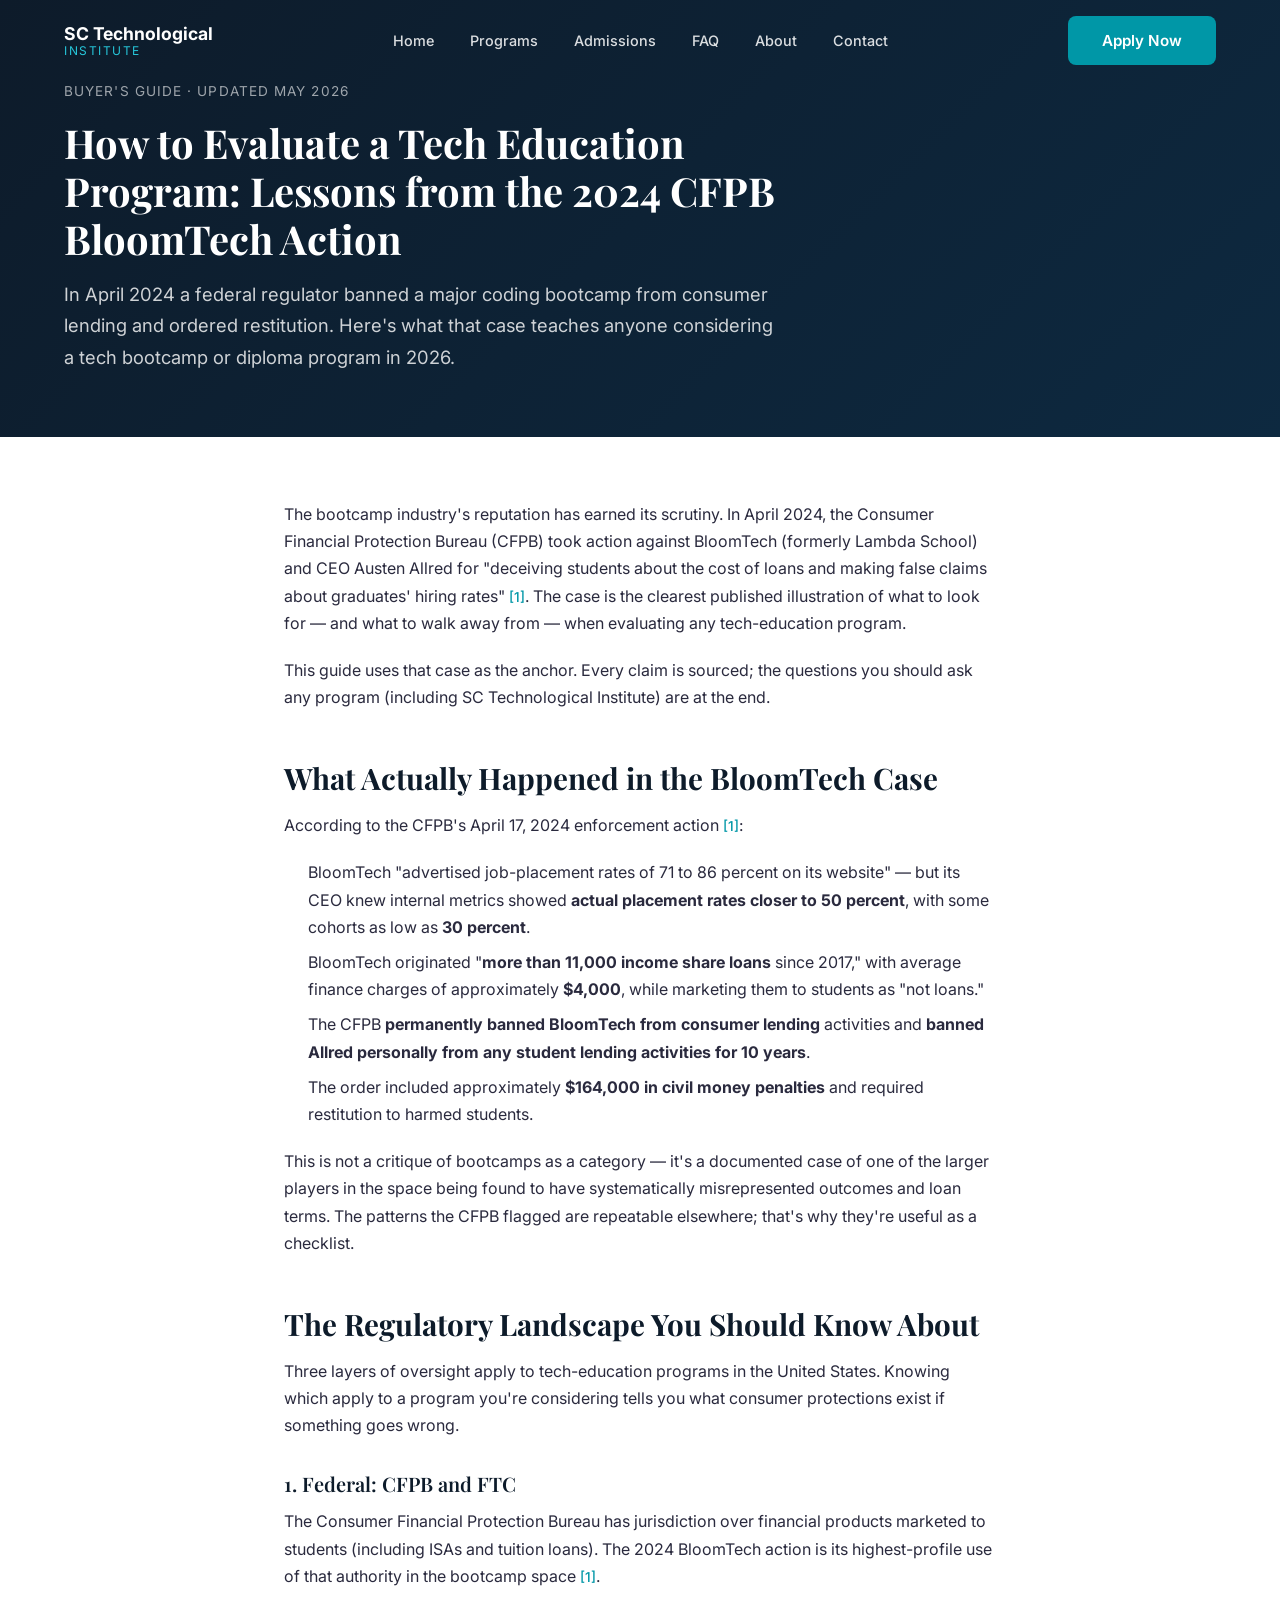
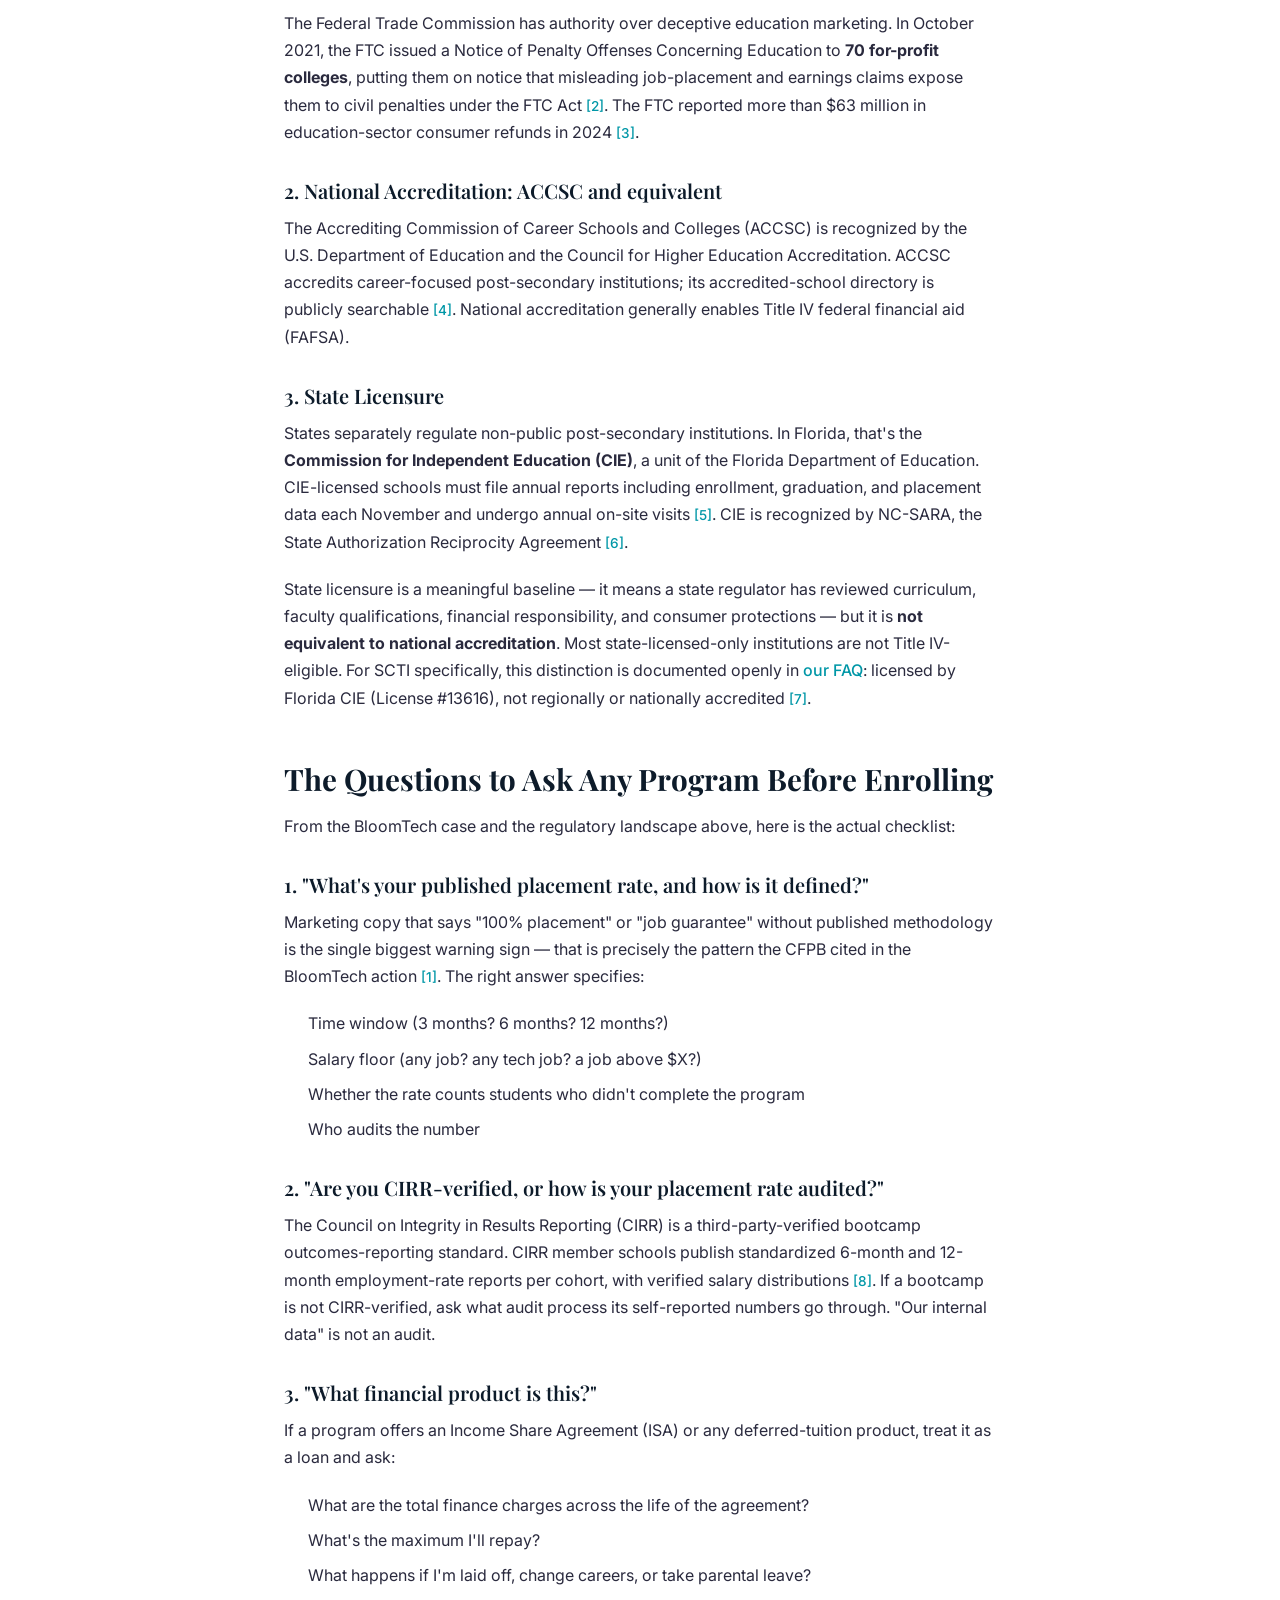
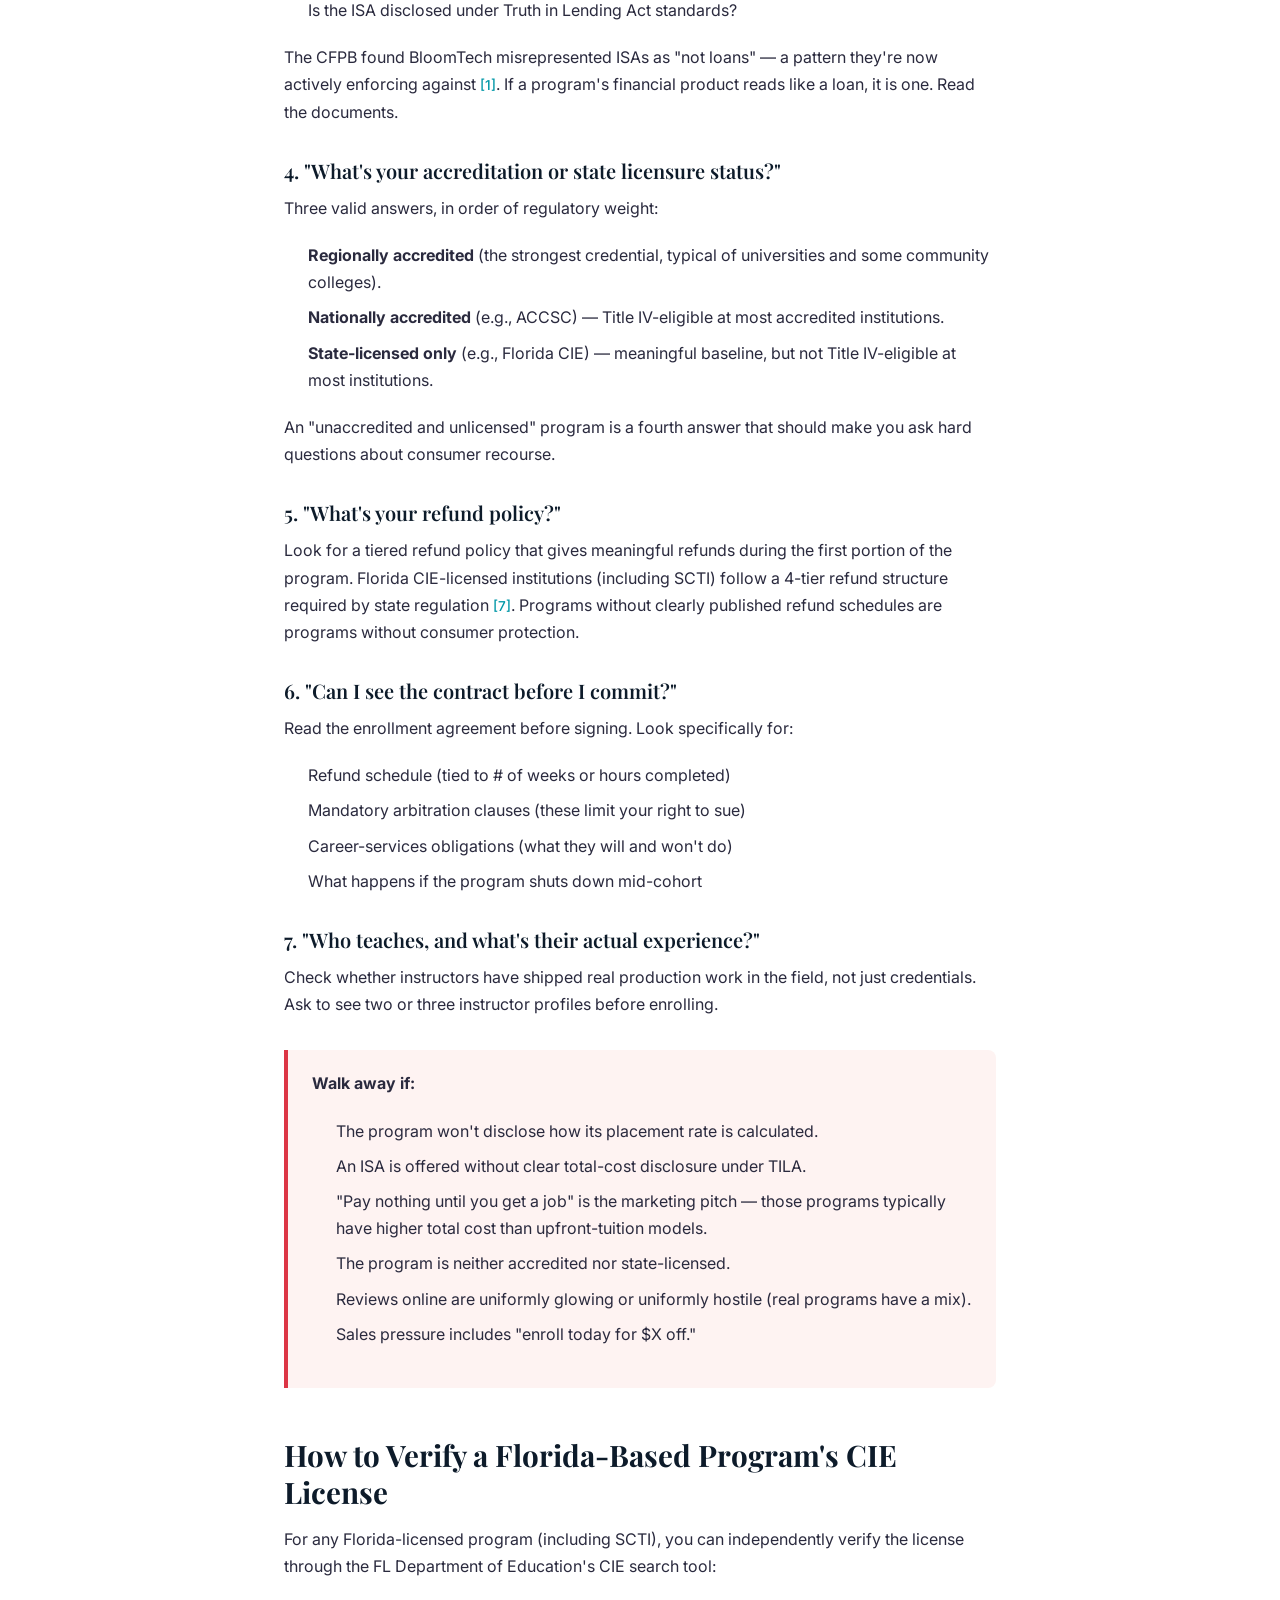
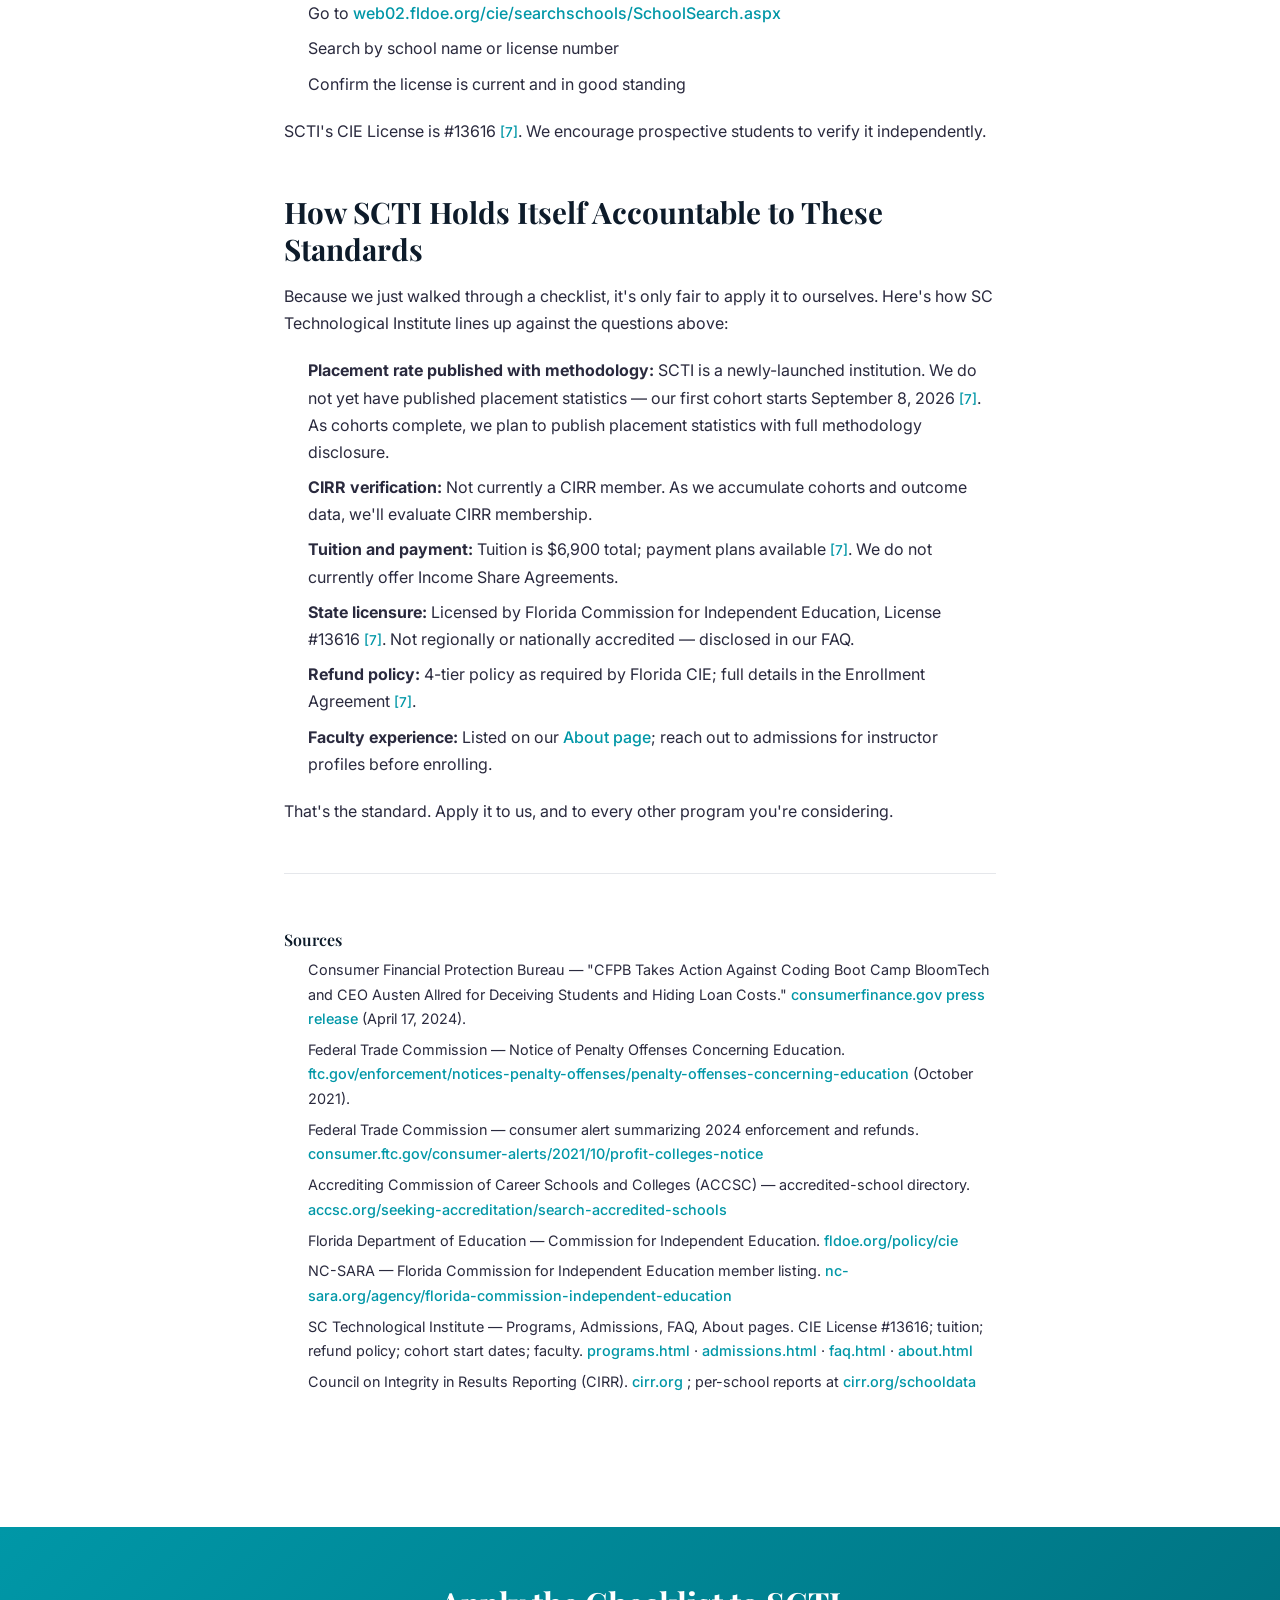
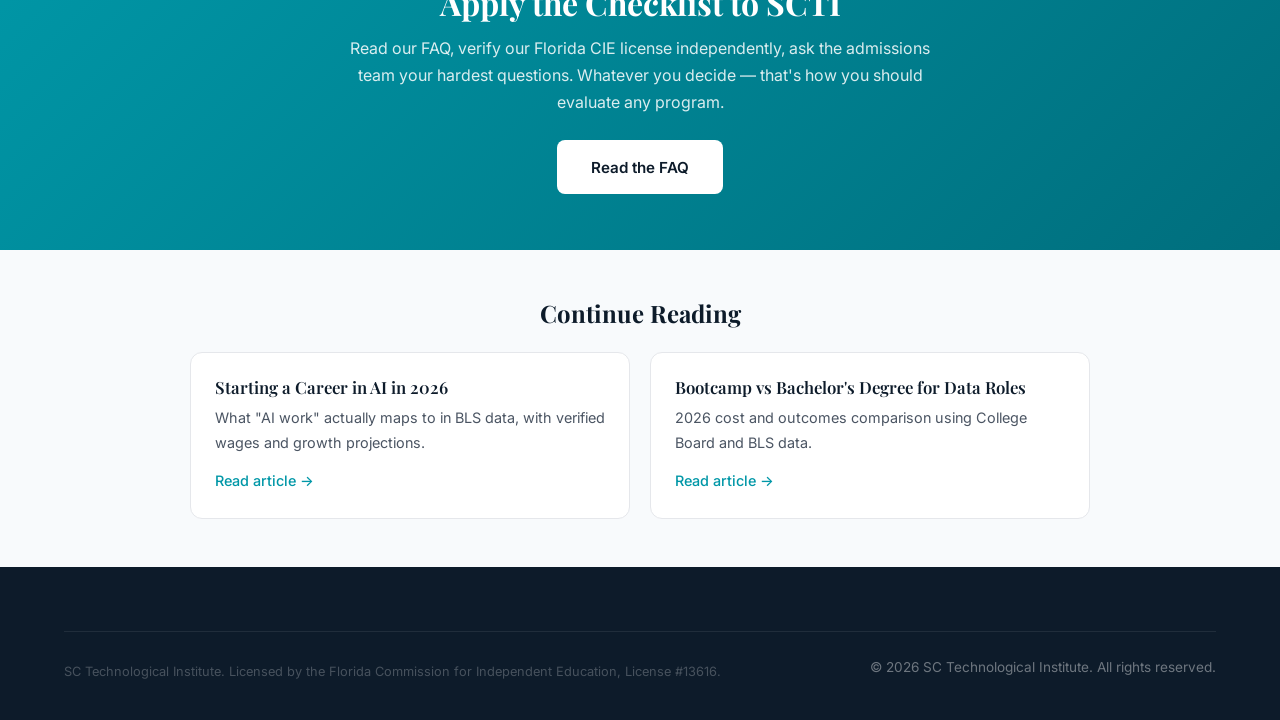
<file: blog/how-to-evaluate-a-tech-education-program.html>
<!DOCTYPE html>
<html lang="en">
<head>
    <meta charset="UTF-8">
    <meta name="viewport" content="width=device-width, initial-scale=1.0">
    <meta name="description" content="What the 2024 CFPB action against BloomTech teaches prospective tech-education students about how to evaluate a program before enrolling. Concrete questions to ask, regulatory framework explained, sources cited.">
    <meta name="keywords" content="how to evaluate tech bootcamp, BloomTech CFPB action, bootcamp red flags, FTC for-profit education, ACCSC accreditation, choosing AI bootcamp">
    <meta name="author" content="SC Technological Institute">
    <meta name="robots" content="index, follow">
    <link rel="canonical" href="https://www.sctechinstitute.org/blog/how-to-evaluate-a-tech-education-program.html">

    <meta property="og:title" content="How to Evaluate a Tech Education Program: Lessons from the 2024 CFPB BloomTech Action">
    <meta property="og:description" content="The questions to ask before enrolling in any tech bootcamp or diploma program. Anchored on a real federal enforcement action — sources cited.">
    <meta property="og:type" content="article">
    <meta property="og:url" content="https://www.sctechinstitute.org/blog/how-to-evaluate-a-tech-education-program.html">
    <meta property="og:site_name" content="SC Technological Institute">
    <meta property="og:locale" content="en_US">
    <meta property="og:image" content="https://www.sctechinstitute.org/images/logo.svg">
    <meta property="article:published_time" content="2026-05-04">
    <meta property="article:author" content="SC Technological Institute">

    <meta name="twitter:card" content="summary_large_image">
    <meta name="twitter:title" content="How to Evaluate a Tech Education Program: Lessons from the CFPB BloomTech Action">
    <meta name="twitter:description" content="The questions to ask before enrolling in any tech bootcamp.">
    <meta name="twitter:image" content="https://www.sctechinstitute.org/images/logo.svg">

    <title>How to Evaluate a Tech Education Program | SCTI</title>

    <script type="application/ld+json">
    {
      "@context": "https://schema.org",
      "@type": "Article",
      "headline": "How to Evaluate a Tech Education Program: Lessons from the 2024 CFPB BloomTech Action",
      "description": "The 2024 CFPB enforcement action against BloomTech as a framework for evaluating any tech bootcamp or diploma program before enrolling.",
      "image": "https://www.sctechinstitute.org/images/logo.svg",
      "datePublished": "2026-05-04",
      "dateModified": "2026-05-04",
      "author": { "@type": "Organization", "name": "SC Technological Institute", "url": "https://www.sctechinstitute.org" },
      "publisher": {
        "@type": "EducationalOrganization",
        "name": "SC Technological Institute",
        "logo": { "@type": "ImageObject", "url": "https://www.sctechinstitute.org/images/logo.svg" }
      },
      "mainEntityOfPage": "https://www.sctechinstitute.org/blog/how-to-evaluate-a-tech-education-program.html"
    }
    </script>

    <script type="application/ld+json">
    {
      "@context": "https://schema.org",
      "@type": "BreadcrumbList",
      "itemListElement": [
        { "@type": "ListItem", "position": 1, "name": "Home", "item": "https://www.sctechinstitute.org/" },
        { "@type": "ListItem", "position": 2, "name": "Blog", "item": "https://www.sctechinstitute.org/blog/" },
        { "@type": "ListItem", "position": 3, "name": "How to Evaluate a Tech Education Program", "item": "https://www.sctechinstitute.org/blog/how-to-evaluate-a-tech-education-program.html" }
      ]
    }
    </script>

    <link rel="preconnect" href="https://fonts.googleapis.com">
    <link rel="preconnect" href="https://fonts.gstatic.com" crossorigin>
    <link href="https://fonts.googleapis.com/css2?family=Inter:wght@300;400;500;600;700&family=Playfair+Display:wght@400;600;700&display=swap" rel="stylesheet">
    <link rel="stylesheet" href="../css/style.css">
    <link rel="icon" type="image/png" href="../images/logo.svg">

    <style>
        body { font-family: 'Inter', -apple-system, sans-serif; color: #1a1a2e; line-height: 1.7; }
        .article-hero { background: linear-gradient(135deg, #0d1b2a 0%, #0d2940 100%); padding: 5rem 0 3rem; color: #fff; }
        .article-meta { font-size: 0.85rem; color: rgba(255,255,255,0.6); text-transform: uppercase; letter-spacing: 0.08em; margin-bottom: 1rem; }
        .article-hero h1 { font-family: 'Playfair Display', Georgia, serif; font-size: 2.5rem; font-weight: 700; line-height: 1.2; margin-bottom: 1rem; color: #fff; max-width: 760px; }
        .article-hero .subtitle { font-size: 1.15rem; color: rgba(255,255,255,0.8); max-width: 720px; }
        .article-body { padding: 4rem 0; }
        .article-body .container { max-width: 760px; }
        .article-body h2 { font-family: 'Playfair Display', Georgia, serif; font-size: 1.85rem; font-weight: 700; color: #0d1b2a; margin-top: 3rem; margin-bottom: 1rem; }
        .article-body h3 { font-size: 1.25rem; font-weight: 600; color: #0d1b2a; margin-top: 2rem; margin-bottom: 0.75rem; }
        .article-body p { margin-bottom: 1.25rem; color: #2a2a3e; }
        .article-body ul, .article-body ol { margin: 0 0 1.25rem 1.5rem; }
        .article-body li { margin-bottom: 0.5rem; color: #2a2a3e; }
        .article-body a { color: #0097a7; font-weight: 500; }
        .article-body a:hover { text-decoration: underline; }
        .source-cite { font-size: 0.85em; color: #6b7280; }
        .source-cite a { color: #6b7280; }
        .callout { background: #f0f9fa; border-left: 4px solid #0097a7; padding: 1.25rem 1.5rem; margin: 2rem 0; border-radius: 0 8px 8px 0; }
        .callout p:last-child { margin-bottom: 0; }
        .warning { background: #fef3f2; border-left: 4px solid #dc3545; padding: 1.25rem 1.5rem; margin: 2rem 0; border-radius: 0 8px 8px 0; }
        .warning p:last-child { margin-bottom: 0; }
        .footnotes { margin-top: 3rem; padding-top: 1.5rem; border-top: 1px solid #e5e7eb; font-size: 0.9rem; color: #4b5563; }
        .footnotes h3 { font-size: 1rem; font-weight: 600; color: #0d1b2a; margin-bottom: 0.5rem; }
        .footnotes ol { margin-left: 1.5rem; }
        .footnotes li { margin-bottom: 0.4rem; word-wrap: break-word; }
        .article-cta { background: linear-gradient(135deg, #0097a7 0%, #006e7d 100%); padding: 3.5rem 0; text-align: center; color: #fff; margin-top: 3rem; }
        .article-cta h2 { color: #fff; font-family: 'Playfair Display', Georgia, serif; font-size: 2rem; margin-bottom: 0.75rem; }
        .article-cta p { color: rgba(255,255,255,0.85); margin-bottom: 1.5rem; max-width: 600px; margin-left: auto; margin-right: auto; }
        .article-cta .btn { display: inline-block; padding: 0.9rem 2rem; background: #fff; color: #0d1b2a; border-radius: 8px; font-weight: 600; text-decoration: none; }
        .related-posts { padding: 3rem 0; background: #f8fafc; }
        .related-posts h3 { font-family: 'Playfair Display', Georgia, serif; font-size: 1.5rem; margin-bottom: 1.5rem; color: #0d1b2a; text-align: center; }
        .related-grid { display: grid; grid-template-columns: repeat(auto-fit, minmax(280px, 1fr)); gap: 1.25rem; max-width: 900px; margin: 0 auto; }
        .related-card { background: #fff; padding: 1.5rem; border-radius: 12px; border: 1px solid #e5e7eb; }
        .related-card h4 { font-size: 1.05rem; font-weight: 600; margin-bottom: 0.5rem; color: #0d1b2a; }
        .related-card p { font-size: 0.9rem; color: #4b5563; margin-bottom: 0.75rem; }
        .related-card a { color: #0097a7; font-weight: 500; font-size: 0.9rem; }
    </style>
</head>
<body>

<nav class="main-nav" role="navigation" aria-label="Main navigation">
    <div class="nav-container">
        <a href="../index.html" class="nav-logo" aria-label="SC Technological Institute Home">
            <div class="nav-logo-text">
                <span class="nav-logo-name">SC Technological</span>
                <span class="nav-logo-sub">Institute</span>
            </div>
        </a>
        <ul class="nav-menu" role="menubar">
            <li role="none"><a href="../index.html" role="menuitem">Home</a></li>
            <li role="none"><a href="../programs.html" role="menuitem">Programs</a></li>
            <li role="none"><a href="../admissions.html" role="menuitem">Admissions</a></li>
            <li role="none"><a href="../faq.html" role="menuitem">FAQ</a></li>
            <li role="none"><a href="../about.html" role="menuitem">About</a></li>
            <li role="none"><a href="../contact.html" role="menuitem">Contact</a></li>
        </ul>
        <a href="../admissions.html" class="nav-cta btn btn-accent">Apply Now</a>
    </div>
</nav>

<main>
    <article>
        <header class="article-hero">
            <div class="container">
                <p class="article-meta">Buyer's Guide · Updated May 2026</p>
                <h1>How to Evaluate a Tech Education Program: Lessons from the 2024 CFPB BloomTech Action</h1>
                <p class="subtitle">In April 2024 a federal regulator banned a major coding bootcamp from consumer lending and ordered restitution. Here's what that case teaches anyone considering a tech bootcamp or diploma program in 2026.</p>
            </div>
        </header>

        <div class="article-body">
            <div class="container">
                <p>The bootcamp industry's reputation has earned its scrutiny. In April 2024, the Consumer Financial Protection Bureau (CFPB) took action against BloomTech (formerly Lambda School) and CEO Austen Allred for "deceiving students about the cost of loans and making false claims about graduates' hiring rates" <a href="#fn1" class="source-cite">[1]</a>. The case is the clearest published illustration of what to look for — and what to walk away from — when evaluating any tech-education program.</p>

                <p>This guide uses that case as the anchor. Every claim is sourced; the questions you should ask any program (including SC Technological Institute) are at the end.</p>

                <h2>What Actually Happened in the BloomTech Case</h2>

                <p>According to the CFPB's April 17, 2024 enforcement action <a href="#fn1" class="source-cite">[1]</a>:</p>

                <ul>
                    <li>BloomTech "advertised job-placement rates of 71 to 86 percent on its website" — but its CEO knew internal metrics showed <strong>actual placement rates closer to 50 percent</strong>, with some cohorts as low as <strong>30 percent</strong>.</li>
                    <li>BloomTech originated "<strong>more than 11,000 income share loans</strong> since 2017," with average finance charges of approximately <strong>$4,000</strong>, while marketing them to students as "not loans."</li>
                    <li>The CFPB <strong>permanently banned BloomTech from consumer lending</strong> activities and <strong>banned Allred personally from any student lending activities for 10 years</strong>.</li>
                    <li>The order included approximately <strong>$164,000 in civil money penalties</strong> and required restitution to harmed students.</li>
                </ul>

                <p>This is not a critique of bootcamps as a category — it's a documented case of one of the larger players in the space being found to have systematically misrepresented outcomes and loan terms. The patterns the CFPB flagged are repeatable elsewhere; that's why they're useful as a checklist.</p>

                <h2>The Regulatory Landscape You Should Know About</h2>

                <p>Three layers of oversight apply to tech-education programs in the United States. Knowing which apply to a program you're considering tells you what consumer protections exist if something goes wrong.</p>

                <h3>1. Federal: CFPB and FTC</h3>

                <p>The Consumer Financial Protection Bureau has jurisdiction over financial products marketed to students (including ISAs and tuition loans). The 2024 BloomTech action is its highest-profile use of that authority in the bootcamp space <a href="#fn1" class="source-cite">[1]</a>.</p>

                <p>The Federal Trade Commission has authority over deceptive education marketing. In October 2021, the FTC issued a Notice of Penalty Offenses Concerning Education to <strong>70 for-profit colleges</strong>, putting them on notice that misleading job-placement and earnings claims expose them to civil penalties under the FTC Act <a href="#fn2" class="source-cite">[2]</a>. The FTC reported more than $63 million in education-sector consumer refunds in 2024 <a href="#fn3" class="source-cite">[3]</a>.</p>

                <h3>2. National Accreditation: ACCSC and equivalent</h3>

                <p>The Accrediting Commission of Career Schools and Colleges (ACCSC) is recognized by the U.S. Department of Education and the Council for Higher Education Accreditation. ACCSC accredits career-focused post-secondary institutions; its accredited-school directory is publicly searchable <a href="#fn4" class="source-cite">[4]</a>. National accreditation generally enables Title IV federal financial aid (FAFSA).</p>

                <h3>3. State Licensure</h3>

                <p>States separately regulate non-public post-secondary institutions. In Florida, that's the <strong>Commission for Independent Education (CIE)</strong>, a unit of the Florida Department of Education. CIE-licensed schools must file annual reports including enrollment, graduation, and placement data each November and undergo annual on-site visits <a href="#fn5" class="source-cite">[5]</a>. CIE is recognized by NC-SARA, the State Authorization Reciprocity Agreement <a href="#fn6" class="source-cite">[6]</a>.</p>

                <p>State licensure is a meaningful baseline — it means a state regulator has reviewed curriculum, faculty qualifications, financial responsibility, and consumer protections — but it is <strong>not equivalent to national accreditation</strong>. Most state-licensed-only institutions are not Title IV-eligible. For SCTI specifically, this distinction is documented openly in <a href="../faq.html">our FAQ</a>: licensed by Florida CIE (License #13616), not regionally or nationally accredited <a href="#fn7" class="source-cite">[7]</a>.</p>

                <h2>The Questions to Ask Any Program Before Enrolling</h2>

                <p>From the BloomTech case and the regulatory landscape above, here is the actual checklist:</p>

                <h3>1. "What's your published placement rate, and how is it defined?"</h3>

                <p>Marketing copy that says "100% placement" or "job guarantee" without published methodology is the single biggest warning sign — that is precisely the pattern the CFPB cited in the BloomTech action <a href="#fn1" class="source-cite">[1]</a>. The right answer specifies:</p>

                <ul>
                    <li>Time window (3 months? 6 months? 12 months?)</li>
                    <li>Salary floor (any job? any tech job? a job above $X?)</li>
                    <li>Whether the rate counts students who didn't complete the program</li>
                    <li>Who audits the number</li>
                </ul>

                <h3>2. "Are you CIRR-verified, or how is your placement rate audited?"</h3>

                <p>The Council on Integrity in Results Reporting (CIRR) is a third-party-verified bootcamp outcomes-reporting standard. CIRR member schools publish standardized 6-month and 12-month employment-rate reports per cohort, with verified salary distributions <a href="#fn8" class="source-cite">[8]</a>. If a bootcamp is not CIRR-verified, ask what audit process its self-reported numbers go through. "Our internal data" is not an audit.</p>

                <h3>3. "What financial product is this?"</h3>

                <p>If a program offers an Income Share Agreement (ISA) or any deferred-tuition product, treat it as a loan and ask:</p>

                <ul>
                    <li>What are the total finance charges across the life of the agreement?</li>
                    <li>What's the maximum I'll repay?</li>
                    <li>What happens if I'm laid off, change careers, or take parental leave?</li>
                    <li>Is the ISA disclosed under Truth in Lending Act standards?</li>
                </ul>

                <p>The CFPB found BloomTech misrepresented ISAs as "not loans" — a pattern they're now actively enforcing against <a href="#fn1" class="source-cite">[1]</a>. If a program's financial product reads like a loan, it is one. Read the documents.</p>

                <h3>4. "What's your accreditation or state licensure status?"</h3>

                <p>Three valid answers, in order of regulatory weight:</p>

                <ul>
                    <li><strong>Regionally accredited</strong> (the strongest credential, typical of universities and some community colleges).</li>
                    <li><strong>Nationally accredited</strong> (e.g., ACCSC) — Title IV-eligible at most accredited institutions.</li>
                    <li><strong>State-licensed only</strong> (e.g., Florida CIE) — meaningful baseline, but not Title IV-eligible at most institutions.</li>
                </ul>

                <p>An "unaccredited and unlicensed" program is a fourth answer that should make you ask hard questions about consumer recourse.</p>

                <h3>5. "What's your refund policy?"</h3>

                <p>Look for a tiered refund policy that gives meaningful refunds during the first portion of the program. Florida CIE-licensed institutions (including SCTI) follow a 4-tier refund structure required by state regulation <a href="#fn7" class="source-cite">[7]</a>. Programs without clearly published refund schedules are programs without consumer protection.</p>

                <h3>6. "Can I see the contract before I commit?"</h3>

                <p>Read the enrollment agreement before signing. Look specifically for:</p>

                <ul>
                    <li>Refund schedule (tied to # of weeks or hours completed)</li>
                    <li>Mandatory arbitration clauses (these limit your right to sue)</li>
                    <li>Career-services obligations (what they will and won't do)</li>
                    <li>What happens if the program shuts down mid-cohort</li>
                </ul>

                <h3>7. "Who teaches, and what's their actual experience?"</h3>

                <p>Check whether instructors have shipped real production work in the field, not just credentials. Ask to see two or three instructor profiles before enrolling.</p>

                <div class="warning">
                    <p><strong>Walk away if:</strong></p>
                    <ul style="margin-top: 0.5rem;">
                        <li>The program won't disclose how its placement rate is calculated.</li>
                        <li>An ISA is offered without clear total-cost disclosure under TILA.</li>
                        <li>"Pay nothing until you get a job" is the marketing pitch — those programs typically have higher total cost than upfront-tuition models.</li>
                        <li>The program is neither accredited nor state-licensed.</li>
                        <li>Reviews online are uniformly glowing or uniformly hostile (real programs have a mix).</li>
                        <li>Sales pressure includes "enroll today for $X off."</li>
                    </ul>
                </div>

                <h2>How to Verify a Florida-Based Program's CIE License</h2>

                <p>For any Florida-licensed program (including SCTI), you can independently verify the license through the FL Department of Education's CIE search tool:</p>

                <ul>
                    <li>Go to <a href="https://web02.fldoe.org/cie/searchschools/SchoolSearch.aspx" rel="nofollow">web02.fldoe.org/cie/searchschools/SchoolSearch.aspx</a></li>
                    <li>Search by school name or license number</li>
                    <li>Confirm the license is current and in good standing</li>
                </ul>

                <p>SCTI's CIE License is #13616 <a href="#fn7" class="source-cite">[7]</a>. We encourage prospective students to verify it independently.</p>

                <h2>How SCTI Holds Itself Accountable to These Standards</h2>

                <p>Because we just walked through a checklist, it's only fair to apply it to ourselves. Here's how SC Technological Institute lines up against the questions above:</p>

                <ul>
                    <li><strong>Placement rate published with methodology:</strong> SCTI is a newly-launched institution. We do not yet have published placement statistics — our first cohort starts September 8, 2026 <a href="#fn7" class="source-cite">[7]</a>. As cohorts complete, we plan to publish placement statistics with full methodology disclosure.</li>
                    <li><strong>CIRR verification:</strong> Not currently a CIRR member. As we accumulate cohorts and outcome data, we'll evaluate CIRR membership.</li>
                    <li><strong>Tuition and payment:</strong> Tuition is $6,900 total; payment plans available <a href="#fn7" class="source-cite">[7]</a>. We do not currently offer Income Share Agreements.</li>
                    <li><strong>State licensure:</strong> Licensed by Florida Commission for Independent Education, License #13616 <a href="#fn7" class="source-cite">[7]</a>. Not regionally or nationally accredited — disclosed in our FAQ.</li>
                    <li><strong>Refund policy:</strong> 4-tier policy as required by Florida CIE; full details in the Enrollment Agreement <a href="#fn7" class="source-cite">[7]</a>.</li>
                    <li><strong>Faculty experience:</strong> Listed on our <a href="../about.html">About page</a>; reach out to admissions for instructor profiles before enrolling.</li>
                </ul>

                <p>That's the standard. Apply it to us, and to every other program you're considering.</p>

                <div class="footnotes">
                    <h3>Sources</h3>
                    <ol>
                        <li id="fn1">Consumer Financial Protection Bureau — "CFPB Takes Action Against Coding Boot Camp BloomTech and CEO Austen Allred for Deceiving Students and Hiding Loan Costs." <a href="https://www.consumerfinance.gov/about-us/newsroom/cfpb-takes-action-against-coding-boot-camp-bloomtech-and-ceo-austen-allred-for-deceiving-students-and-hiding-loan-costs/" rel="nofollow">consumerfinance.gov press release</a> (April 17, 2024).</li>
                        <li id="fn2">Federal Trade Commission — Notice of Penalty Offenses Concerning Education. <a href="https://www.ftc.gov/enforcement/notices-penalty-offenses/penalty-offenses-concerning-education" rel="nofollow">ftc.gov/enforcement/notices-penalty-offenses/penalty-offenses-concerning-education</a> (October 2021).</li>
                        <li id="fn3">Federal Trade Commission — consumer alert summarizing 2024 enforcement and refunds. <a href="https://consumer.ftc.gov/consumer-alerts/2021/10/profit-colleges-notice" rel="nofollow">consumer.ftc.gov/consumer-alerts/2021/10/profit-colleges-notice</a></li>
                        <li id="fn4">Accrediting Commission of Career Schools and Colleges (ACCSC) — accredited-school directory. <a href="https://www.accsc.org/seeking-accreditation/search-accredited-schools/" rel="nofollow">accsc.org/seeking-accreditation/search-accredited-schools</a></li>
                        <li id="fn5">Florida Department of Education — Commission for Independent Education. <a href="https://www.fldoe.org/policy/cie/" rel="nofollow">fldoe.org/policy/cie</a></li>
                        <li id="fn6">NC-SARA — Florida Commission for Independent Education member listing. <a href="https://nc-sara.org/agency/florida-commission-independent-education/" rel="nofollow">nc-sara.org/agency/florida-commission-independent-education</a></li>
                        <li id="fn7">SC Technological Institute — Programs, Admissions, FAQ, About pages. CIE License #13616; tuition; refund policy; cohort start dates; faculty. <a href="../programs.html">programs.html</a> · <a href="../admissions.html">admissions.html</a> · <a href="../faq.html">faq.html</a> · <a href="../about.html">about.html</a></li>
                        <li id="fn8">Council on Integrity in Results Reporting (CIRR). <a href="https://www.cirr.org/" rel="nofollow">cirr.org</a> ; per-school reports at <a href="https://www.cirr.org/schooldata" rel="nofollow">cirr.org/schooldata</a></li>
                    </ol>
                </div>
            </div>
        </div>

        <section class="article-cta">
            <div class="container">
                <h2>Apply the Checklist to SCTI</h2>
                <p>Read our FAQ, verify our Florida CIE license independently, ask the admissions team your hardest questions. Whatever you decide — that's how you should evaluate any program.</p>
                <a href="../faq.html" class="btn">Read the FAQ</a>
            </div>
        </section>
    </article>

    <section class="related-posts">
        <div class="container">
            <h3>Continue Reading</h3>
            <div class="related-grid">
                <div class="related-card">
                    <h4>Starting a Career in AI in 2026</h4>
                    <p>What "AI work" actually maps to in BLS data, with verified wages and growth projections.</p>
                    <a href="starting-a-career-in-ai-in-2026.html">Read article →</a>
                </div>
                <div class="related-card">
                    <h4>Bootcamp vs Bachelor's Degree for Data Roles</h4>
                    <p>2026 cost and outcomes comparison using College Board and BLS data.</p>
                    <a href="bootcamp-vs-bachelors-degree-data-roles-2026.html">Read article →</a>
                </div>
            </div>
        </div>
    </section>
</main>

<footer class="site-footer" role="contentinfo">
    <div class="container">
        <div class="footer-bottom">
            <p class="footer-licensure">SC Technological Institute. Licensed by the Florida Commission for Independent Education, License #13616.</p>
            <p class="footer-copyright">&copy; 2026 SC Technological Institute. All rights reserved.</p>
        </div>
    </div>
</footer>

</body>
</html>
</file>
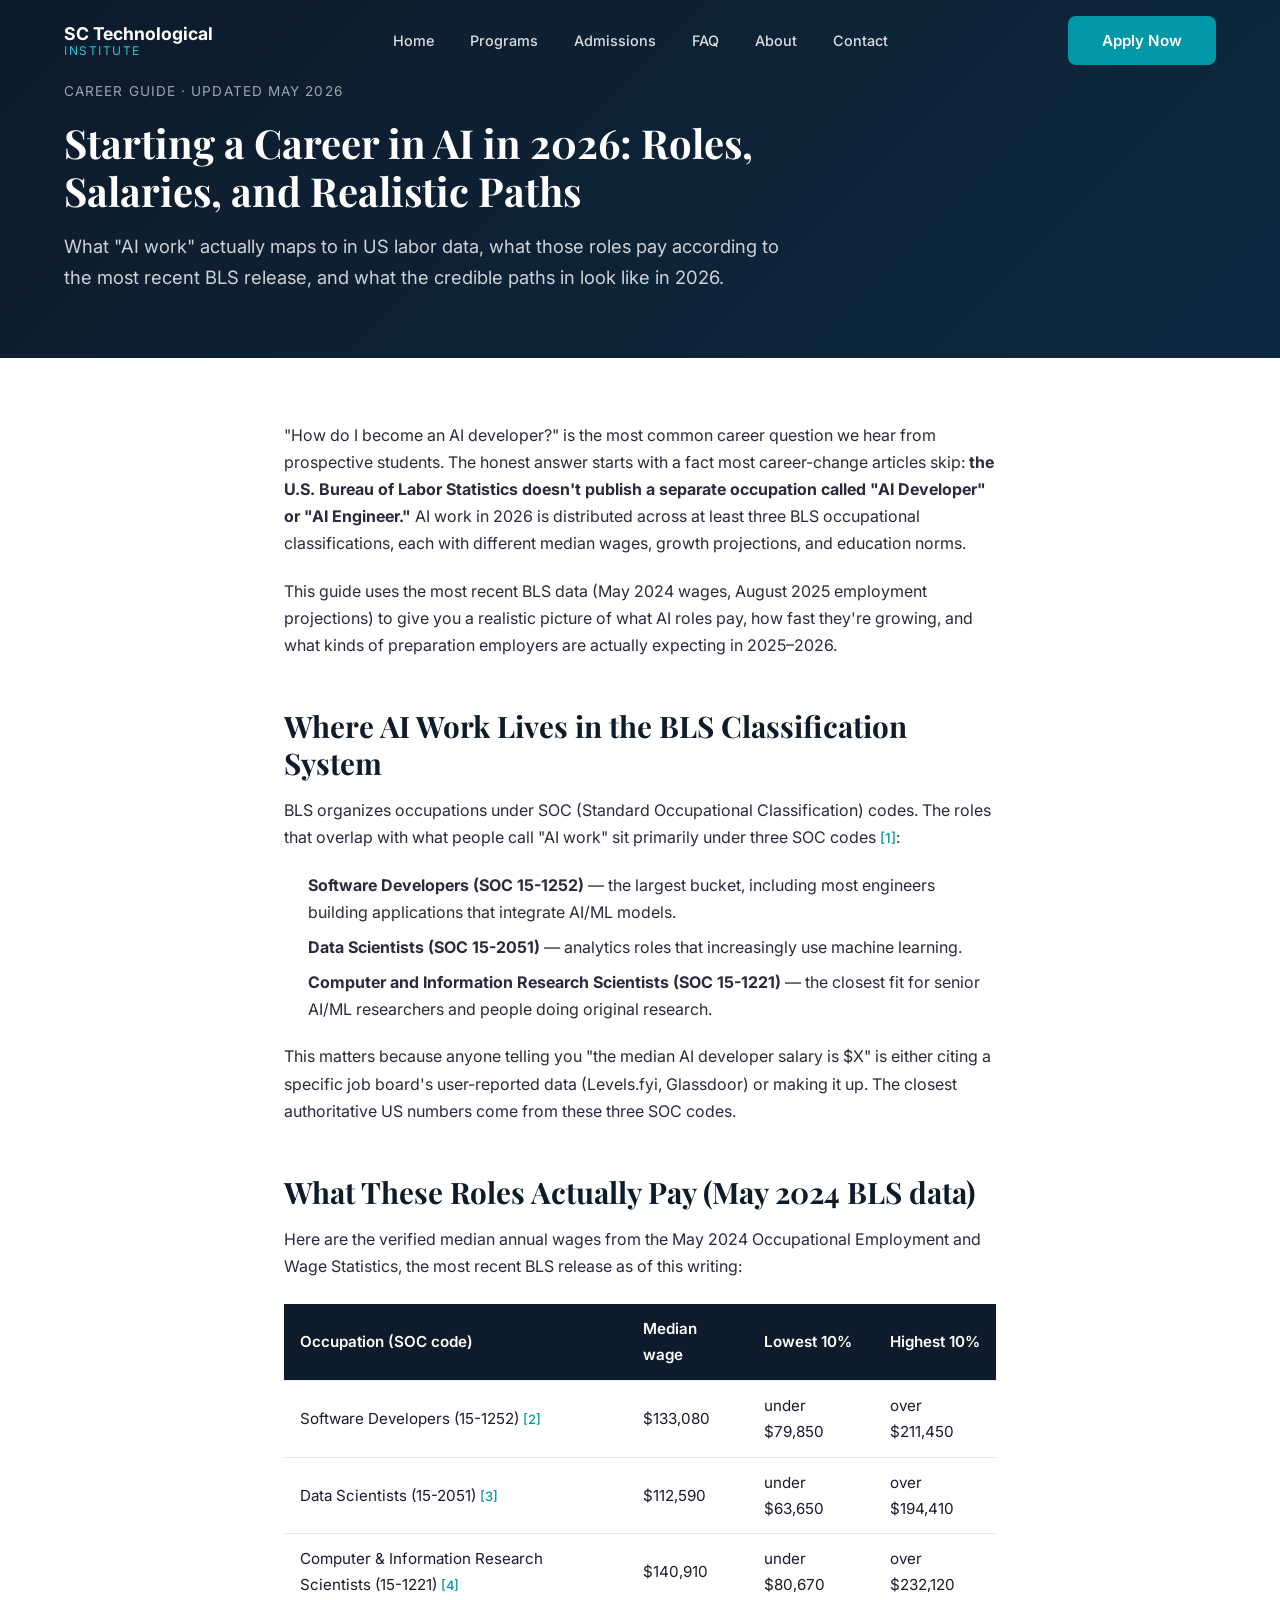
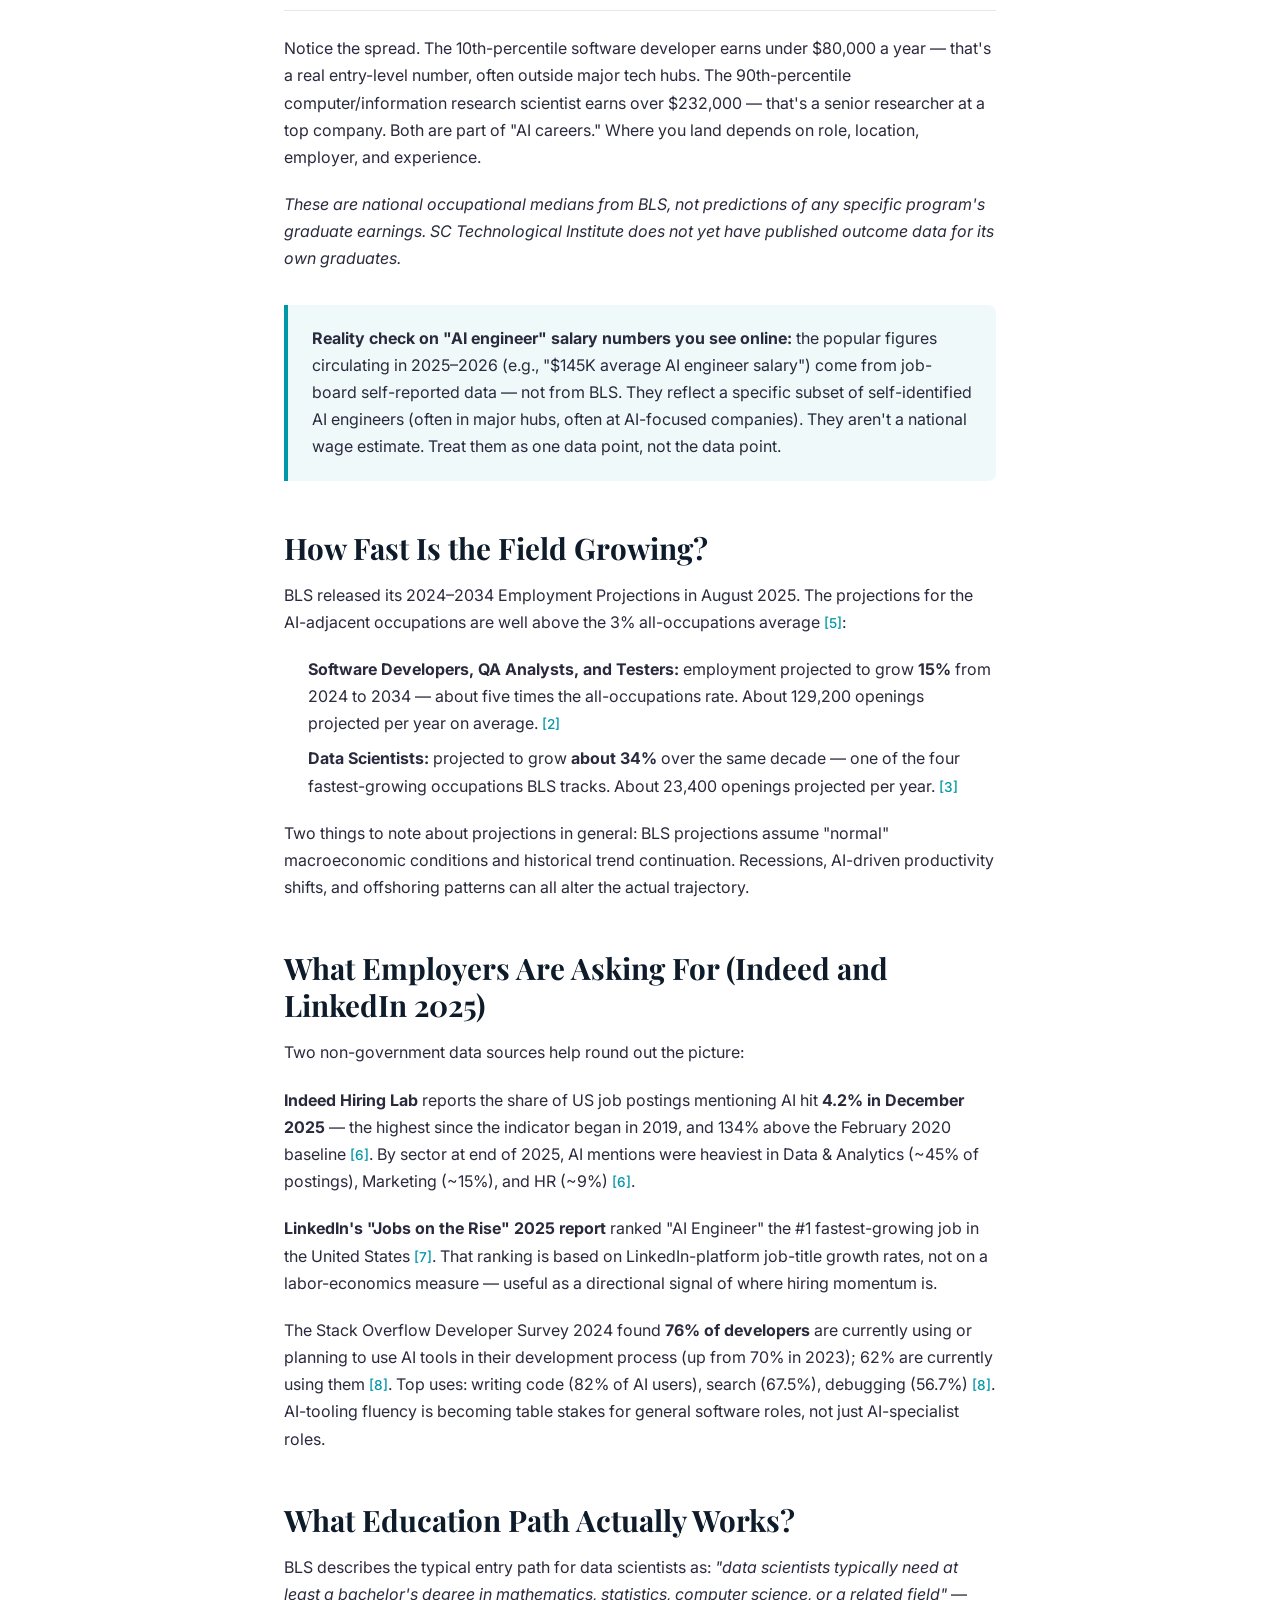
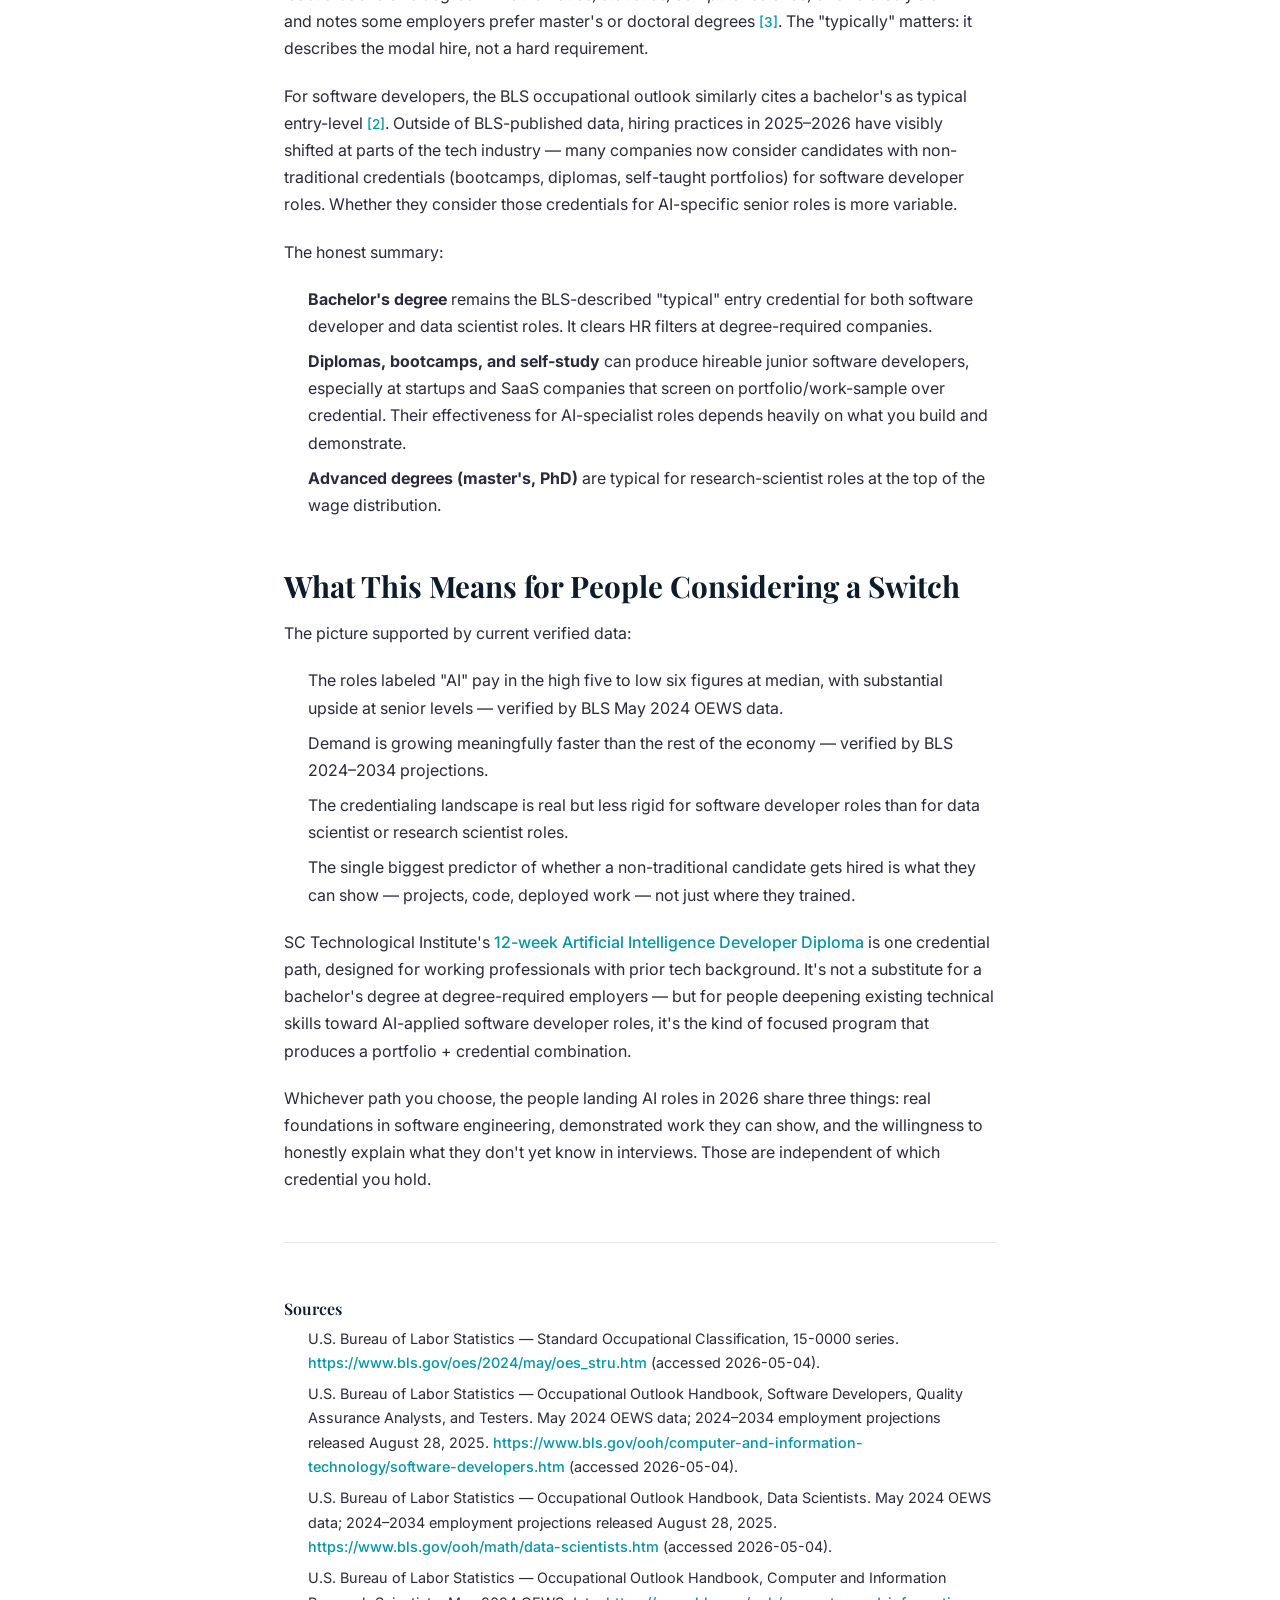
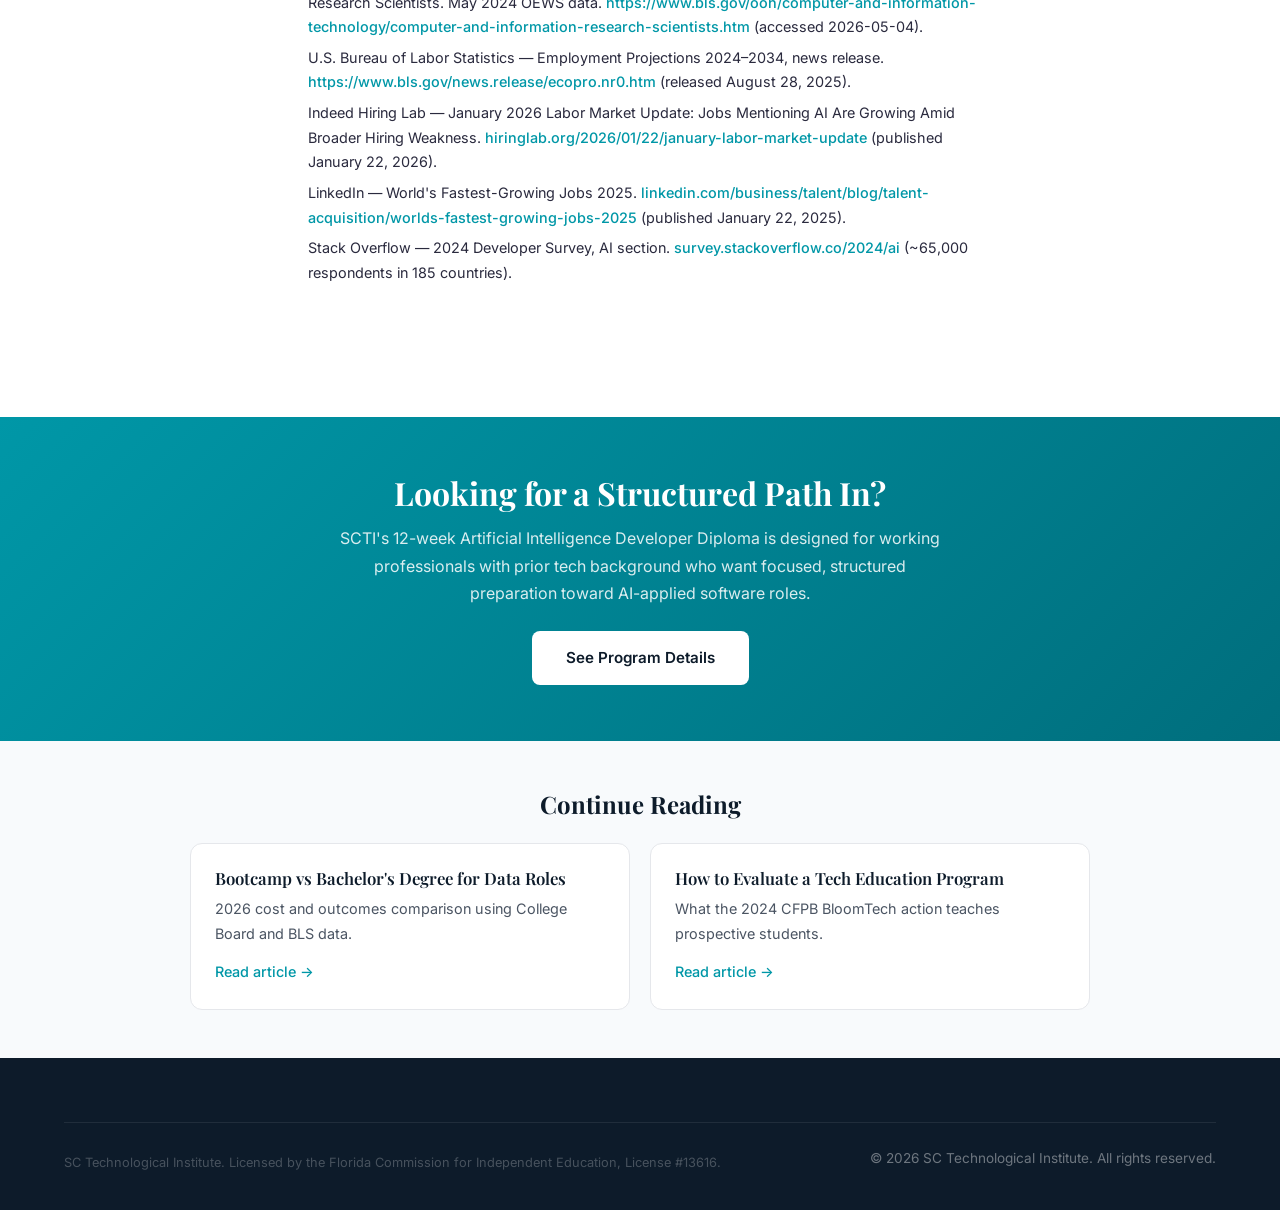
<file: blog/starting-a-career-in-ai-in-2026.html>
<!DOCTYPE html>
<html lang="en">
<head>
    <meta charset="UTF-8">
    <meta name="viewport" content="width=device-width, initial-scale=1.0">
    <meta name="description" content="What 'a career in AI' actually means in 2026: the three roles BLS classifies AI work under (software developer, data scientist, computer/info research scientist), real wage data, and honest paths into the field. Sources cited.">
    <meta name="keywords" content="AI career 2026, AI engineer salary, machine learning career path, BLS AI jobs, software developer wages 2026, data scientist median salary">
    <meta name="author" content="SC Technological Institute">
    <meta name="robots" content="index, follow">
    <link rel="canonical" href="https://www.sctechinstitute.org/blog/starting-a-career-in-ai-in-2026.html">

    <meta property="og:title" content="Starting a Career in AI in 2026: Roles, Salaries, and Realistic Paths">
    <meta property="og:description" content="What 'a career in AI' actually means in 2026, with BLS wage data and honest paths into the field. Sources cited.">
    <meta property="og:type" content="article">
    <meta property="og:url" content="https://www.sctechinstitute.org/blog/starting-a-career-in-ai-in-2026.html">
    <meta property="og:site_name" content="SC Technological Institute">
    <meta property="og:locale" content="en_US">
    <meta property="og:image" content="https://www.sctechinstitute.org/images/logo.svg">
    <meta property="article:published_time" content="2026-05-04">
    <meta property="article:author" content="SC Technological Institute">

    <meta name="twitter:card" content="summary_large_image">
    <meta name="twitter:title" content="Starting a Career in AI in 2026: Roles, Salaries, and Realistic Paths">
    <meta name="twitter:description" content="BLS wage data, growth projections, and honest paths into AI roles.">
    <meta name="twitter:image" content="https://www.sctechinstitute.org/images/logo.svg">

    <title>Starting a Career in AI in 2026: Roles, Salaries, Realistic Paths | SCTI</title>

    <script type="application/ld+json">
    {
      "@context": "https://schema.org",
      "@type": "Article",
      "headline": "Starting a Career in AI in 2026: Roles, Salaries, and Realistic Paths",
      "description": "BLS-sourced wage data and honest paths into AI/ML roles in 2026.",
      "image": "https://www.sctechinstitute.org/images/logo.svg",
      "datePublished": "2026-05-04",
      "dateModified": "2026-05-04",
      "author": { "@type": "Organization", "name": "SC Technological Institute", "url": "https://www.sctechinstitute.org" },
      "publisher": {
        "@type": "EducationalOrganization",
        "name": "SC Technological Institute",
        "logo": { "@type": "ImageObject", "url": "https://www.sctechinstitute.org/images/logo.svg" }
      },
      "mainEntityOfPage": "https://www.sctechinstitute.org/blog/starting-a-career-in-ai-in-2026.html"
    }
    </script>

    <script type="application/ld+json">
    {
      "@context": "https://schema.org",
      "@type": "BreadcrumbList",
      "itemListElement": [
        { "@type": "ListItem", "position": 1, "name": "Home", "item": "https://www.sctechinstitute.org/" },
        { "@type": "ListItem", "position": 2, "name": "Blog", "item": "https://www.sctechinstitute.org/blog/" },
        { "@type": "ListItem", "position": 3, "name": "Starting a Career in AI in 2026", "item": "https://www.sctechinstitute.org/blog/starting-a-career-in-ai-in-2026.html" }
      ]
    }
    </script>

    <link rel="preconnect" href="https://fonts.googleapis.com">
    <link rel="preconnect" href="https://fonts.gstatic.com" crossorigin>
    <link href="https://fonts.googleapis.com/css2?family=Inter:wght@300;400;500;600;700&family=Playfair+Display:wght@400;600;700&display=swap" rel="stylesheet">
    <link rel="stylesheet" href="../css/style.css">
    <link rel="icon" type="image/png" href="../images/logo.svg">

    <style>
        body { font-family: 'Inter', -apple-system, sans-serif; color: #1a1a2e; line-height: 1.7; }
        .article-hero { background: linear-gradient(135deg, #0d1b2a 0%, #0d2940 100%); padding: 5rem 0 3rem; color: #fff; }
        .article-meta { font-size: 0.85rem; color: rgba(255,255,255,0.6); text-transform: uppercase; letter-spacing: 0.08em; margin-bottom: 1rem; }
        .article-hero h1 { font-family: 'Playfair Display', Georgia, serif; font-size: 2.5rem; font-weight: 700; line-height: 1.2; margin-bottom: 1rem; color: #fff; max-width: 760px; }
        .article-hero .subtitle { font-size: 1.15rem; color: rgba(255,255,255,0.8); max-width: 720px; }
        .article-body { padding: 4rem 0; }
        .article-body .container { max-width: 760px; }
        .article-body h2 { font-family: 'Playfair Display', Georgia, serif; font-size: 1.85rem; font-weight: 700; color: #0d1b2a; margin-top: 3rem; margin-bottom: 1rem; }
        .article-body h3 { font-size: 1.25rem; font-weight: 600; color: #0d1b2a; margin-top: 2rem; margin-bottom: 0.75rem; }
        .article-body p { margin-bottom: 1.25rem; color: #2a2a3e; }
        .article-body ul, .article-body ol { margin: 0 0 1.25rem 1.5rem; }
        .article-body li { margin-bottom: 0.5rem; color: #2a2a3e; }
        .article-body a { color: #0097a7; font-weight: 500; }
        .article-body a:hover { text-decoration: underline; }
        .source-cite { font-size: 0.85em; color: #6b7280; }
        .source-cite a { color: #6b7280; }
        .data-table { width: 100%; border-collapse: collapse; margin: 1.5rem 0; font-size: 0.95rem; }
        .data-table th, .data-table td { text-align: left; padding: 0.75rem 1rem; border-bottom: 1px solid #e5e7eb; }
        .data-table th { background: #0d1b2a; color: #fff; font-weight: 600; }
        .callout { background: #f0f9fa; border-left: 4px solid #0097a7; padding: 1.25rem 1.5rem; margin: 2rem 0; border-radius: 0 8px 8px 0; }
        .callout p:last-child { margin-bottom: 0; }
        .footnotes { margin-top: 3rem; padding-top: 1.5rem; border-top: 1px solid #e5e7eb; font-size: 0.9rem; color: #4b5563; }
        .footnotes h3 { font-size: 1rem; font-weight: 600; color: #0d1b2a; margin-bottom: 0.5rem; }
        .footnotes ol { margin-left: 1.5rem; }
        .footnotes li { margin-bottom: 0.4rem; word-wrap: break-word; }
        .article-cta { background: linear-gradient(135deg, #0097a7 0%, #006e7d 100%); padding: 3.5rem 0; text-align: center; color: #fff; margin-top: 3rem; }
        .article-cta h2 { color: #fff; font-family: 'Playfair Display', Georgia, serif; font-size: 2rem; margin-bottom: 0.75rem; }
        .article-cta p { color: rgba(255,255,255,0.85); margin-bottom: 1.5rem; max-width: 600px; margin-left: auto; margin-right: auto; }
        .article-cta .btn { display: inline-block; padding: 0.9rem 2rem; background: #fff; color: #0d1b2a; border-radius: 8px; font-weight: 600; text-decoration: none; }
        .related-posts { padding: 3rem 0; background: #f8fafc; }
        .related-posts h3 { font-family: 'Playfair Display', Georgia, serif; font-size: 1.5rem; margin-bottom: 1.5rem; color: #0d1b2a; text-align: center; }
        .related-grid { display: grid; grid-template-columns: repeat(auto-fit, minmax(280px, 1fr)); gap: 1.25rem; max-width: 900px; margin: 0 auto; }
        .related-card { background: #fff; padding: 1.5rem; border-radius: 12px; border: 1px solid #e5e7eb; }
        .related-card h4 { font-size: 1.05rem; font-weight: 600; margin-bottom: 0.5rem; color: #0d1b2a; }
        .related-card p { font-size: 0.9rem; color: #4b5563; margin-bottom: 0.75rem; }
        .related-card a { color: #0097a7; font-weight: 500; font-size: 0.9rem; }
    </style>
</head>
<body>

<nav class="main-nav" role="navigation" aria-label="Main navigation">
    <div class="nav-container">
        <a href="../index.html" class="nav-logo" aria-label="SC Technological Institute Home">
            <div class="nav-logo-text">
                <span class="nav-logo-name">SC Technological</span>
                <span class="nav-logo-sub">Institute</span>
            </div>
        </a>
        <ul class="nav-menu" role="menubar">
            <li role="none"><a href="../index.html" role="menuitem">Home</a></li>
            <li role="none"><a href="../programs.html" role="menuitem">Programs</a></li>
            <li role="none"><a href="../admissions.html" role="menuitem">Admissions</a></li>
            <li role="none"><a href="../faq.html" role="menuitem">FAQ</a></li>
            <li role="none"><a href="../about.html" role="menuitem">About</a></li>
            <li role="none"><a href="../contact.html" role="menuitem">Contact</a></li>
        </ul>
        <a href="../admissions.html" class="nav-cta btn btn-accent">Apply Now</a>
    </div>
</nav>

<main>
    <article>
        <header class="article-hero">
            <div class="container">
                <p class="article-meta">Career Guide · Updated May 2026</p>
                <h1>Starting a Career in AI in 2026: Roles, Salaries, and Realistic Paths</h1>
                <p class="subtitle">What "AI work" actually maps to in US labor data, what those roles pay according to the most recent BLS release, and what the credible paths in look like in 2026.</p>
            </div>
        </header>

        <div class="article-body">
            <div class="container">
                <p>"How do I become an AI developer?" is the most common career question we hear from prospective students. The honest answer starts with a fact most career-change articles skip: <strong>the U.S. Bureau of Labor Statistics doesn't publish a separate occupation called "AI Developer" or "AI Engineer."</strong> AI work in 2026 is distributed across at least three BLS occupational classifications, each with different median wages, growth projections, and education norms.</p>

                <p>This guide uses the most recent BLS data (May 2024 wages, August 2025 employment projections) to give you a realistic picture of what AI roles pay, how fast they're growing, and what kinds of preparation employers are actually expecting in 2025–2026.</p>

                <h2>Where AI Work Lives in the BLS Classification System</h2>

                <p>BLS organizes occupations under SOC (Standard Occupational Classification) codes. The roles that overlap with what people call "AI work" sit primarily under three SOC codes <a href="#fn1" class="source-cite">[1]</a>:</p>

                <ul>
                    <li><strong>Software Developers (SOC 15-1252)</strong> — the largest bucket, including most engineers building applications that integrate AI/ML models.</li>
                    <li><strong>Data Scientists (SOC 15-2051)</strong> — analytics roles that increasingly use machine learning.</li>
                    <li><strong>Computer and Information Research Scientists (SOC 15-1221)</strong> — the closest fit for senior AI/ML researchers and people doing original research.</li>
                </ul>

                <p>This matters because anyone telling you "the median AI developer salary is $X" is either citing a specific job board's user-reported data (Levels.fyi, Glassdoor) or making it up. The closest authoritative US numbers come from these three SOC codes.</p>

                <h2>What These Roles Actually Pay (May 2024 BLS data)</h2>

                <p>Here are the verified median annual wages from the May 2024 Occupational Employment and Wage Statistics, the most recent BLS release as of this writing:</p>

                <table class="data-table">
                    <thead>
                        <tr>
                            <th>Occupation (SOC code)</th>
                            <th>Median wage</th>
                            <th>Lowest 10%</th>
                            <th>Highest 10%</th>
                        </tr>
                    </thead>
                    <tbody>
                        <tr>
                            <td>Software Developers (15-1252) <a href="#fn2" class="source-cite">[2]</a></td>
                            <td>$133,080</td>
                            <td>under $79,850</td>
                            <td>over $211,450</td>
                        </tr>
                        <tr>
                            <td>Data Scientists (15-2051) <a href="#fn3" class="source-cite">[3]</a></td>
                            <td>$112,590</td>
                            <td>under $63,650</td>
                            <td>over $194,410</td>
                        </tr>
                        <tr>
                            <td>Computer &amp; Information Research Scientists (15-1221) <a href="#fn4" class="source-cite">[4]</a></td>
                            <td>$140,910</td>
                            <td>under $80,670</td>
                            <td>over $232,120</td>
                        </tr>
                    </tbody>
                </table>

                <p>Notice the spread. The 10th-percentile software developer earns under $80,000 a year — that's a real entry-level number, often outside major tech hubs. The 90th-percentile computer/information research scientist earns over $232,000 — that's a senior researcher at a top company. Both are part of "AI careers." Where you land depends on role, location, employer, and experience.</p>

                <p><em>These are national occupational medians from BLS, not predictions of any specific program's graduate earnings. SC Technological Institute does not yet have published outcome data for its own graduates.</em></p>

                <div class="callout">
                    <p><strong>Reality check on "AI engineer" salary numbers you see online:</strong> the popular figures circulating in 2025–2026 (e.g., "$145K average AI engineer salary") come from job-board self-reported data — not from BLS. They reflect a specific subset of self-identified AI engineers (often in major hubs, often at AI-focused companies). They aren't a national wage estimate. Treat them as one data point, not the data point.</p>
                </div>

                <h2>How Fast Is the Field Growing?</h2>

                <p>BLS released its 2024–2034 Employment Projections in August 2025. The projections for the AI-adjacent occupations are well above the 3% all-occupations average <a href="#fn5" class="source-cite">[5]</a>:</p>

                <ul>
                    <li><strong>Software Developers, QA Analysts, and Testers:</strong> employment projected to grow <strong>15%</strong> from 2024 to 2034 — about five times the all-occupations rate. About 129,200 openings projected per year on average. <a href="#fn2" class="source-cite">[2]</a></li>
                    <li><strong>Data Scientists:</strong> projected to grow <strong>about 34%</strong> over the same decade — one of the four fastest-growing occupations BLS tracks. About 23,400 openings projected per year. <a href="#fn3" class="source-cite">[3]</a></li>
                </ul>

                <p>Two things to note about projections in general: BLS projections assume "normal" macroeconomic conditions and historical trend continuation. Recessions, AI-driven productivity shifts, and offshoring patterns can all alter the actual trajectory.</p>

                <h2>What Employers Are Asking For (Indeed and LinkedIn 2025)</h2>

                <p>Two non-government data sources help round out the picture:</p>

                <p><strong>Indeed Hiring Lab</strong> reports the share of US job postings mentioning AI hit <strong>4.2% in December 2025</strong> — the highest since the indicator began in 2019, and 134% above the February 2020 baseline <a href="#fn6" class="source-cite">[6]</a>. By sector at end of 2025, AI mentions were heaviest in Data &amp; Analytics (~45% of postings), Marketing (~15%), and HR (~9%) <a href="#fn6" class="source-cite">[6]</a>.</p>

                <p><strong>LinkedIn's "Jobs on the Rise" 2025 report</strong> ranked "AI Engineer" the #1 fastest-growing job in the United States <a href="#fn7" class="source-cite">[7]</a>. That ranking is based on LinkedIn-platform job-title growth rates, not on a labor-economics measure — useful as a directional signal of where hiring momentum is.</p>

                <p>The Stack Overflow Developer Survey 2024 found <strong>76% of developers</strong> are currently using or planning to use AI tools in their development process (up from 70% in 2023); 62% are currently using them <a href="#fn8" class="source-cite">[8]</a>. Top uses: writing code (82% of AI users), search (67.5%), debugging (56.7%) <a href="#fn8" class="source-cite">[8]</a>. AI-tooling fluency is becoming table stakes for general software roles, not just AI-specialist roles.</p>

                <h2>What Education Path Actually Works?</h2>

                <p>BLS describes the typical entry path for data scientists as: <em>"data scientists typically need at least a bachelor's degree in mathematics, statistics, computer science, or a related field"</em> — and notes some employers prefer master's or doctoral degrees <a href="#fn3" class="source-cite">[3]</a>. The "typically" matters: it describes the modal hire, not a hard requirement.</p>

                <p>For software developers, the BLS occupational outlook similarly cites a bachelor's as typical entry-level <a href="#fn2" class="source-cite">[2]</a>. Outside of BLS-published data, hiring practices in 2025–2026 have visibly shifted at parts of the tech industry — many companies now consider candidates with non-traditional credentials (bootcamps, diplomas, self-taught portfolios) for software developer roles. Whether they consider those credentials for AI-specific senior roles is more variable.</p>

                <p>The honest summary:</p>

                <ul>
                    <li><strong>Bachelor's degree</strong> remains the BLS-described "typical" entry credential for both software developer and data scientist roles. It clears HR filters at degree-required companies.</li>
                    <li><strong>Diplomas, bootcamps, and self-study</strong> can produce hireable junior software developers, especially at startups and SaaS companies that screen on portfolio/work-sample over credential. Their effectiveness for AI-specialist roles depends heavily on what you build and demonstrate.</li>
                    <li><strong>Advanced degrees (master's, PhD)</strong> are typical for research-scientist roles at the top of the wage distribution.</li>
                </ul>

                <h2>What This Means for People Considering a Switch</h2>

                <p>The picture supported by current verified data:</p>

                <ol>
                    <li>The roles labeled "AI" pay in the high five to low six figures at median, with substantial upside at senior levels — verified by BLS May 2024 OEWS data.</li>
                    <li>Demand is growing meaningfully faster than the rest of the economy — verified by BLS 2024–2034 projections.</li>
                    <li>The credentialing landscape is real but less rigid for software developer roles than for data scientist or research scientist roles.</li>
                    <li>The single biggest predictor of whether a non-traditional candidate gets hired is what they can show — projects, code, deployed work — not just where they trained.</li>
                </ol>

                <p>SC Technological Institute's <a href="../programs.html">12-week Artificial Intelligence Developer Diploma</a> is one credential path, designed for working professionals with prior tech background. It's not a substitute for a bachelor's degree at degree-required employers — but for people deepening existing technical skills toward AI-applied software developer roles, it's the kind of focused program that produces a portfolio + credential combination.</p>

                <p>Whichever path you choose, the people landing AI roles in 2026 share three things: real foundations in software engineering, demonstrated work they can show, and the willingness to honestly explain what they don't yet know in interviews. Those are independent of which credential you hold.</p>

                <div class="footnotes">
                    <h3>Sources</h3>
                    <ol>
                        <li id="fn1">U.S. Bureau of Labor Statistics — Standard Occupational Classification, 15-0000 series. <a href="https://www.bls.gov/oes/2024/may/oes_stru.htm" rel="nofollow">https://www.bls.gov/oes/2024/may/oes_stru.htm</a> (accessed 2026-05-04).</li>
                        <li id="fn2">U.S. Bureau of Labor Statistics — Occupational Outlook Handbook, Software Developers, Quality Assurance Analysts, and Testers. May 2024 OEWS data; 2024–2034 employment projections released August 28, 2025. <a href="https://www.bls.gov/ooh/computer-and-information-technology/software-developers.htm" rel="nofollow">https://www.bls.gov/ooh/computer-and-information-technology/software-developers.htm</a> (accessed 2026-05-04).</li>
                        <li id="fn3">U.S. Bureau of Labor Statistics — Occupational Outlook Handbook, Data Scientists. May 2024 OEWS data; 2024–2034 employment projections released August 28, 2025. <a href="https://www.bls.gov/ooh/math/data-scientists.htm" rel="nofollow">https://www.bls.gov/ooh/math/data-scientists.htm</a> (accessed 2026-05-04).</li>
                        <li id="fn4">U.S. Bureau of Labor Statistics — Occupational Outlook Handbook, Computer and Information Research Scientists. May 2024 OEWS data. <a href="https://www.bls.gov/ooh/computer-and-information-technology/computer-and-information-research-scientists.htm" rel="nofollow">https://www.bls.gov/ooh/computer-and-information-technology/computer-and-information-research-scientists.htm</a> (accessed 2026-05-04).</li>
                        <li id="fn5">U.S. Bureau of Labor Statistics — Employment Projections 2024–2034, news release. <a href="https://www.bls.gov/news.release/ecopro.nr0.htm" rel="nofollow">https://www.bls.gov/news.release/ecopro.nr0.htm</a> (released August 28, 2025).</li>
                        <li id="fn6">Indeed Hiring Lab — January 2026 Labor Market Update: Jobs Mentioning AI Are Growing Amid Broader Hiring Weakness. <a href="https://www.hiringlab.org/2026/01/22/january-labor-market-update-jobs-mentioning-ai-are-growing-amid-broader-hiring-weakness/" rel="nofollow">hiringlab.org/2026/01/22/january-labor-market-update</a> (published January 22, 2026).</li>
                        <li id="fn7">LinkedIn — World's Fastest-Growing Jobs 2025. <a href="https://www.linkedin.com/business/talent/blog/talent-acquisition/worlds-fastest-growing-jobs-2025" rel="nofollow">linkedin.com/business/talent/blog/talent-acquisition/worlds-fastest-growing-jobs-2025</a> (published January 22, 2025).</li>
                        <li id="fn8">Stack Overflow — 2024 Developer Survey, AI section. <a href="https://survey.stackoverflow.co/2024/ai" rel="nofollow">survey.stackoverflow.co/2024/ai</a> (~65,000 respondents in 185 countries).</li>
                    </ol>
                </div>
            </div>
        </div>

        <section class="article-cta">
            <div class="container">
                <h2>Looking for a Structured Path In?</h2>
                <p>SCTI's 12-week Artificial Intelligence Developer Diploma is designed for working professionals with prior tech background who want focused, structured preparation toward AI-applied software roles.</p>
                <a href="../programs.html" class="btn">See Program Details</a>
            </div>
        </section>
    </article>

    <section class="related-posts">
        <div class="container">
            <h3>Continue Reading</h3>
            <div class="related-grid">
                <div class="related-card">
                    <h4>Bootcamp vs Bachelor's Degree for Data Roles</h4>
                    <p>2026 cost and outcomes comparison using College Board and BLS data.</p>
                    <a href="bootcamp-vs-bachelors-degree-data-roles-2026.html">Read article →</a>
                </div>
                <div class="related-card">
                    <h4>How to Evaluate a Tech Education Program</h4>
                    <p>What the 2024 CFPB BloomTech action teaches prospective students.</p>
                    <a href="how-to-evaluate-a-tech-education-program.html">Read article →</a>
                </div>
            </div>
        </div>
    </section>
</main>

<footer class="site-footer" role="contentinfo">
    <div class="container">
        <div class="footer-bottom">
            <p class="footer-licensure">SC Technological Institute. Licensed by the Florida Commission for Independent Education, License #13616.</p>
            <p class="footer-copyright">&copy; 2026 SC Technological Institute. All rights reserved.</p>
        </div>
    </div>
</footer>

</body>
</html>
</file>
<file: css/style.css>
/* ============================================================
   SC Technological Institute - Production Stylesheet
   Brand: Dark navy + teal accent + gold highlights
   Fonts: Inter (body), Playfair Display (headings)
   ============================================================ */

/* --- CSS Custom Properties --------------------------------- */
:root {
  --color-navy:        #0d1b2a;
  --color-navy-light:  #1b2d44;
  --color-navy-dark:   #060f1a;
  --color-teal:        #0097a7;
  --color-teal-dark:   #00838f;
  --color-teal-light:  #26c6da;
  --color-gold:        #d4a843;
  --color-gold-dark:   #b8922e;
  --color-gold-light:  #e4c36a;
  --color-green:       #2e7d32;
  --color-green-light: #4caf50;
  --color-white:       #ffffff;
  --color-off-white:   #f5f7fa;
  --color-light-gray:  #e8ecf1;
  --color-mid-gray:    #8a94a6;
  --color-dark-gray:   #3d4f5f;
  --color-text:        #2c3e50;
  --color-text-light:  #5a6c7d;
  --color-danger:      #c0392b;
  --color-success:     #27ae60;

  --font-body:    'Inter', -apple-system, BlinkMacSystemFont, 'Segoe UI', Roboto, sans-serif;
  --font-heading: 'Playfair Display', Georgia, 'Times New Roman', serif;

  --shadow-sm:  0 1px 3px rgba(0,0,0,.08);
  --shadow-md:  0 4px 12px rgba(0,0,0,.1);
  --shadow-lg:  0 8px 30px rgba(0,0,0,.15);
  --shadow-xl:  0 16px 48px rgba(0,0,0,.2);

  --radius-sm:  4px;
  --radius-md:  8px;
  --radius-lg:  12px;
  --radius-xl:  20px;
  --radius-full: 9999px;

  --transition-fast:   .2s ease;
  --transition-base:   .3s ease;
  --transition-slow:   .5s ease;

  --nav-height:  72px;
  --container-max: 1200px;
  --container-wide: 1400px;
}

/* --- Reset & Base ------------------------------------------ */
*,
*::before,
*::after {
  margin: 0;
  padding: 0;
  box-sizing: border-box;
}

html {
  scroll-behavior: smooth;
  font-size: 16px;
  -webkit-text-size-adjust: 100%;
}

body {
  font-family: var(--font-body);
  color: var(--color-text);
  background-color: var(--color-white);
  line-height: 1.7;
  overflow-x: hidden;
  -webkit-font-smoothing: antialiased;
  -moz-osx-font-smoothing: grayscale;
}

img {
  max-width: 100%;
  height: auto;
  display: block;
}

a {
  color: var(--color-teal);
  text-decoration: none;
  transition: color var(--transition-fast);
}

a:hover {
  color: var(--color-teal-dark);
}

ul, ol {
  list-style: none;
}

h1, h2, h3, h4, h5, h6 {
  font-family: var(--font-heading);
  font-weight: 700;
  line-height: 1.25;
  color: var(--color-navy);
}

h1 { font-size: 3rem; }
h2 { font-size: 2.25rem; }
h3 { font-size: 1.5rem; }
h4 { font-size: 1.25rem; }
h5 { font-size: 1.1rem; }
h6 { font-size: 1rem; }

p {
  margin-bottom: 1rem;
}

::selection {
  background: var(--color-teal);
  color: var(--color-white);
}

/* --- Utility Classes --------------------------------------- */
.container {
  width: 100%;
  max-width: var(--container-max);
  margin: 0 auto;
  padding: 0 1.5rem;
}

.container-wide {
  max-width: var(--container-wide);
  margin: 0 auto;
  padding: 0 1.5rem;
}

.section-padding {
  padding: 5rem 0;
}

.section-padding-sm {
  padding: 3rem 0;
}

.section-padding-lg {
  padding: 7rem 0;
}

.bg-navy    { background-color: var(--color-navy); color: var(--color-white); }
.bg-white   { background-color: var(--color-white); }
.bg-off-white { background-color: var(--color-off-white); }
.bg-teal    { background-color: var(--color-teal); color: var(--color-white); }
.bg-gold    { background-color: var(--color-gold); color: var(--color-navy); }

.text-center  { text-align: center; }
.text-left    { text-align: left; }
.text-right   { text-align: right; }
.text-white   { color: var(--color-white); }
.text-navy    { color: var(--color-navy); }
.text-teal    { color: var(--color-teal); }
.text-gold    { color: var(--color-gold); }
.text-muted   { color: var(--color-text-light); }

.flex { display: flex; }
.flex-wrap { flex-wrap: wrap; }
.items-center { align-items: center; }
.justify-center { justify-content: center; }
.justify-between { justify-content: space-between; }
.gap-1 { gap: .5rem; }
.gap-2 { gap: 1rem; }
.gap-3 { gap: 1.5rem; }
.gap-4 { gap: 2rem; }

.mt-1 { margin-top: .5rem; }
.mt-2 { margin-top: 1rem; }
.mt-3 { margin-top: 1.5rem; }
.mt-4 { margin-top: 2rem; }
.mb-1 { margin-bottom: .5rem; }
.mb-2 { margin-bottom: 1rem; }
.mb-3 { margin-bottom: 1.5rem; }
.mb-4 { margin-bottom: 2rem; }

.hidden { display: none !important; }
.sr-only {
  position: absolute;
  width: 1px;
  height: 1px;
  padding: 0;
  margin: -1px;
  overflow: hidden;
  clip: rect(0,0,0,0);
  white-space: nowrap;
  border: 0;
}

/* --- Section Headers --------------------------------------- */
.section-header {
  text-align: center;
  margin-bottom: 3rem;
}

.section-header h2 {
  position: relative;
  display: inline-block;
  padding-bottom: .75rem;
  margin-bottom: .75rem;
}

.section-header h2::after {
  content: '';
  position: absolute;
  bottom: 0;
  left: 50%;
  transform: translateX(-50%);
  width: 60px;
  height: 3px;
  background: linear-gradient(90deg, var(--color-teal), var(--color-gold));
  border-radius: 2px;
}

.section-header p {
  max-width: 640px;
  margin: 0 auto;
  color: var(--color-text-light);
  font-size: 1.1rem;
}

/* --- Buttons ----------------------------------------------- */
.btn {
  display: inline-flex;
  align-items: center;
  justify-content: center;
  gap: .5rem;
  padding: .75rem 1.75rem;
  font-family: var(--font-body);
  font-size: .95rem;
  font-weight: 600;
  border: 2px solid transparent;
  border-radius: var(--radius-md);
  cursor: pointer;
  transition: all var(--transition-base);
  text-decoration: none;
  line-height: 1.4;
  white-space: nowrap;
}

.btn:focus-visible {
  outline: 3px solid var(--color-teal-light);
  outline-offset: 2px;
}

.btn-primary {
  background: linear-gradient(135deg, var(--color-teal), var(--color-teal-dark));
  color: var(--color-white);
  border-color: var(--color-teal);
}

.btn-primary:hover {
  background: linear-gradient(135deg, var(--color-teal-dark), #006064);
  transform: translateY(-2px);
  box-shadow: 0 6px 20px rgba(0,151,167,.35);
  color: var(--color-white);
}

.btn-secondary {
  background: transparent;
  color: var(--color-teal);
  border-color: var(--color-teal);
}

.btn-secondary:hover {
  background: var(--color-teal);
  color: var(--color-white);
  transform: translateY(-2px);
}

.btn-gold {
  background: linear-gradient(135deg, var(--color-gold), var(--color-gold-dark));
  color: var(--color-navy);
  border-color: var(--color-gold);
}

.btn-gold:hover {
  background: linear-gradient(135deg, var(--color-gold-light), var(--color-gold));
  transform: translateY(-2px);
  box-shadow: 0 6px 20px rgba(212,168,67,.35);
  color: var(--color-navy);
}

.btn-white {
  background: var(--color-white);
  color: var(--color-navy);
  border-color: var(--color-white);
}

.btn-white:hover {
  background: var(--color-off-white);
  transform: translateY(-2px);
  box-shadow: var(--shadow-md);
  color: var(--color-navy);
}

.btn-sm {
  padding: .5rem 1.25rem;
  font-size: .85rem;
}

.btn-lg {
  padding: 1rem 2.25rem;
  font-size: 1.05rem;
}

.btn-block {
  display: flex;
  width: 100%;
}

/* --- Badges ------------------------------------------------ */
.badge {
  display: inline-block;
  padding: .25rem .75rem;
  font-size: .75rem;
  font-weight: 700;
  text-transform: uppercase;
  letter-spacing: .05em;
  border-radius: var(--radius-full);
  line-height: 1.4;
}

.badge-teal {
  background: rgba(0,151,167,.12);
  color: var(--color-teal-dark);
}

.badge-gold {
  background: rgba(212,168,67,.15);
  color: var(--color-gold-dark);
}

.badge-green {
  background: rgba(46,125,50,.12);
  color: var(--color-green);
}

.badge-navy {
  background: rgba(13,27,42,.1);
  color: var(--color-navy);
}

/* --- Navigation -------------------------------------------- */
.navbar {
  position: fixed;
  top: 0;
  left: 0;
  right: 0;
  z-index: 1000;
  height: var(--nav-height);
  display: flex;
  align-items: center;
  padding: 0 2rem;
  background: transparent;
  transition: background var(--transition-base), box-shadow var(--transition-base);
}

.navbar.scrolled {
  background: var(--color-navy);
  box-shadow: 0 2px 20px rgba(0,0,0,.3);
}

.navbar .container {
  display: flex;
  align-items: center;
  justify-content: space-between;
  width: 100%;
  max-width: var(--container-wide);
}

.navbar-brand {
  display: flex;
  align-items: center;
  gap: .75rem;
  color: var(--color-white);
  font-family: var(--font-heading);
  font-size: 1.3rem;
  font-weight: 700;
  text-decoration: none;
}

.navbar-brand img {
  height: 42px;
  width: auto;
}

.navbar-brand:hover {
  color: var(--color-gold);
}

.nav-links {
  display: flex;
  align-items: center;
  gap: .25rem;
}

.nav-links a {
  color: rgba(255,255,255,.85);
  padding: .5rem 1rem;
  font-size: .9rem;
  font-weight: 500;
  border-radius: var(--radius-sm);
  transition: color var(--transition-fast), background var(--transition-fast);
}

.nav-links a:hover,
.nav-links a.active {
  color: var(--color-white);
  background: rgba(255,255,255,.1);
}

.nav-links .btn {
  margin-left: .5rem;
}

/* Hamburger */
.nav-toggle {
  display: none;
  flex-direction: column;
  justify-content: center;
  gap: 5px;
  width: 32px;
  height: 32px;
  background: none;
  border: none;
  cursor: pointer;
  padding: 0;
  z-index: 1001;
}

.nav-toggle span {
  display: block;
  width: 24px;
  height: 2px;
  background: var(--color-white);
  border-radius: 2px;
  transition: transform var(--transition-base), opacity var(--transition-fast);
}

.nav-toggle.open span:nth-child(1) {
  transform: translateY(7px) rotate(45deg);
}

.nav-toggle.open span:nth-child(2) {
  opacity: 0;
}

.nav-toggle.open span:nth-child(3) {
  transform: translateY(-7px) rotate(-45deg);
}

/* --- Hero Section ------------------------------------------ */
.hero {
  position: relative;
  min-height: 100vh;
  display: flex;
  align-items: center;
  justify-content: center;
  text-align: center;
  color: var(--color-white);
  overflow: hidden;
}

.hero-bg {
  position: absolute;
  inset: 0;
  background-size: cover;
  background-position: center;
  background-repeat: no-repeat;
}

.hero-bg::after {
  content: '';
  position: absolute;
  inset: 0;
  background: linear-gradient(
    135deg,
    rgba(13,27,42,.92) 0%,
    rgba(0,131,143,.75) 50%,
    rgba(13,27,42,.88) 100%
  );
}

.hero-content {
  position: relative;
  z-index: 2;
  max-width: 800px;
  padding: 2rem 1.5rem;
}

.hero-content .badge {
  margin-bottom: 1.5rem;
  background: rgba(212,168,67,.2);
  color: var(--color-gold-light);
  font-size: .8rem;
  padding: .35rem 1rem;
}

.hero-content h1 {
  font-size: 3.5rem;
  color: var(--color-white);
  margin-bottom: 1.25rem;
  line-height: 1.15;
}

.hero-content h1 span {
  color: var(--color-gold);
}

.hero-content p {
  font-size: 1.2rem;
  color: rgba(255,255,255,.85);
  max-width: 600px;
  margin: 0 auto 2rem;
  line-height: 1.7;
}

.hero-buttons {
  display: flex;
  gap: 1rem;
  justify-content: center;
  flex-wrap: wrap;
}

.hero-scroll-indicator {
  position: absolute;
  bottom: 2rem;
  left: 50%;
  transform: translateX(-50%);
  z-index: 2;
  animation: heroFloat 2s ease-in-out infinite;
}

.hero-scroll-indicator a {
  color: rgba(255,255,255,.6);
  font-size: 1.5rem;
  transition: color var(--transition-fast);
}

.hero-scroll-indicator a:hover {
  color: var(--color-white);
}

@keyframes heroFloat {
  0%, 100% { transform: translateX(-50%) translateY(0); }
  50%      { transform: translateX(-50%) translateY(10px); }
}

/* --- Breadcrumbs ------------------------------------------- */
.breadcrumbs {
  padding: .75rem 0;
  background: var(--color-off-white);
  border-bottom: 1px solid var(--color-light-gray);
}

.breadcrumbs ol {
  display: flex;
  align-items: center;
  gap: .25rem;
  font-size: .85rem;
}

.breadcrumbs li + li::before {
  content: '\203A';
  margin-right: .35rem;
  color: var(--color-mid-gray);
}

.breadcrumbs a {
  color: var(--color-text-light);
}

.breadcrumbs a:hover {
  color: var(--color-teal);
}

.breadcrumbs .current {
  color: var(--color-navy);
  font-weight: 600;
}

/* --- Program / Course Cards -------------------------------- */
.card-grid {
  display: grid;
  grid-template-columns: repeat(auto-fill, minmax(340px, 1fr));
  gap: 2rem;
}

.program-card {
  background: var(--color-white);
  border-radius: var(--radius-lg);
  overflow: hidden;
  box-shadow: var(--shadow-sm);
  border: 1px solid var(--color-light-gray);
  transition: transform var(--transition-base), box-shadow var(--transition-base);
}

.program-card:hover {
  transform: translateY(-6px);
  box-shadow: var(--shadow-lg);
}

.program-card-header {
  position: relative;
  padding: 1.75rem 1.5rem;
  background: linear-gradient(135deg, var(--color-navy), var(--color-navy-light));
  color: var(--color-white);
}

.program-card-header .badge {
  position: absolute;
  top: 1rem;
  right: 1rem;
}

.program-card-header h3 {
  color: var(--color-white);
  font-size: 1.35rem;
  margin-bottom: .35rem;
}

.program-card-header p {
  color: rgba(255,255,255,.7);
  font-size: .9rem;
  margin-bottom: 0;
}

.program-card-body {
  padding: 1.5rem;
}

.program-card-body p {
  font-size: .95rem;
  color: var(--color-text-light);
}

.program-card-meta {
  display: flex;
  gap: 1.5rem;
  margin: 1rem 0;
  padding: 1rem 0;
  border-top: 1px solid var(--color-light-gray);
  border-bottom: 1px solid var(--color-light-gray);
}

.program-card-meta span {
  font-size: .85rem;
  color: var(--color-text-light);
  display: flex;
  align-items: center;
  gap: .35rem;
}

.program-card-meta strong {
  color: var(--color-navy);
}

/* Course breakdown table inside cards */
.course-table {
  width: 100%;
  border-collapse: collapse;
  margin: 1rem 0;
  font-size: .88rem;
}

.course-table thead {
  background: var(--color-off-white);
}

.course-table th {
  padding: .65rem .75rem;
  text-align: left;
  font-weight: 600;
  font-size: .8rem;
  text-transform: uppercase;
  letter-spacing: .04em;
  color: var(--color-text-light);
  border-bottom: 2px solid var(--color-light-gray);
}

.course-table td {
  padding: .6rem .75rem;
  border-bottom: 1px solid var(--color-light-gray);
  color: var(--color-text);
}

.course-table tbody tr:hover {
  background: rgba(0,151,167,.04);
}

.course-table .credits {
  text-align: center;
  font-weight: 600;
  color: var(--color-teal);
}

.program-card-footer {
  padding: 0 1.5rem 1.5rem;
}

/* --- Faculty Cards ----------------------------------------- */
.faculty-grid {
  display: grid;
  grid-template-columns: repeat(auto-fill, minmax(260px, 1fr));
  gap: 2rem;
}

.faculty-card {
  background: var(--color-white);
  border-radius: var(--radius-lg);
  overflow: hidden;
  box-shadow: var(--shadow-sm);
  border: 1px solid var(--color-light-gray);
  text-align: center;
  transition: transform var(--transition-base), box-shadow var(--transition-base);
}

.faculty-card:hover {
  transform: translateY(-4px);
  box-shadow: var(--shadow-md);
}

.faculty-card-photo {
  width: 100%;
  height: 260px;
  background: linear-gradient(135deg, var(--color-navy-light), var(--color-teal-dark));
  display: flex;
  align-items: center;
  justify-content: center;
  overflow: hidden;
}

.faculty-card-photo img {
  width: 100%;
  height: 100%;
  object-fit: cover;
}

.faculty-card-photo .placeholder-icon {
  font-size: 4rem;
  color: rgba(255,255,255,.3);
}

.faculty-card-info {
  padding: 1.25rem 1rem 1.5rem;
}

.faculty-card-info h4 {
  font-family: var(--font-heading);
  color: var(--color-navy);
  margin-bottom: .25rem;
}

.faculty-card-info .title {
  font-size: .85rem;
  color: var(--color-teal);
  font-weight: 600;
  margin-bottom: .5rem;
}

.faculty-card-info p {
  font-size: .88rem;
  color: var(--color-text-light);
  margin-bottom: 0;
}

.faculty-card-socials {
  display: flex;
  justify-content: center;
  gap: .75rem;
  padding: 0 1rem 1.25rem;
}

.faculty-card-socials a {
  width: 34px;
  height: 34px;
  display: flex;
  align-items: center;
  justify-content: center;
  border-radius: 50%;
  background: var(--color-off-white);
  color: var(--color-text-light);
  font-size: .85rem;
  transition: all var(--transition-fast);
}

.faculty-card-socials a:hover {
  background: var(--color-teal);
  color: var(--color-white);
}

/* --- Statistics / Counter Section -------------------------- */
.stats-section {
  position: relative;
  background: linear-gradient(135deg, var(--color-navy) 0%, var(--color-navy-light) 100%);
  color: var(--color-white);
  overflow: hidden;
}

.stats-section::before {
  content: '';
  position: absolute;
  top: -50%;
  right: -20%;
  width: 500px;
  height: 500px;
  border-radius: 50%;
  background: rgba(0,151,167,.08);
  pointer-events: none;
}

.stats-grid {
  display: grid;
  grid-template-columns: repeat(4, 1fr);
  gap: 2rem;
  text-align: center;
}

.stat-item {
  padding: 1.5rem 1rem;
}

.stat-number {
  font-family: var(--font-heading);
  font-size: 3rem;
  font-weight: 700;
  color: var(--color-gold);
  line-height: 1;
  margin-bottom: .5rem;
}

.stat-label {
  font-size: .95rem;
  color: rgba(255,255,255,.7);
  font-weight: 500;
}

.stat-item .stat-icon {
  font-size: 2rem;
  color: var(--color-teal-light);
  margin-bottom: .75rem;
}

/* --- Tuition / Fees Tables --------------------------------- */
.tuition-table-wrapper {
  overflow-x: auto;
  border-radius: var(--radius-lg);
  box-shadow: var(--shadow-md);
  border: 1px solid var(--color-light-gray);
}

.tuition-table {
  width: 100%;
  border-collapse: collapse;
  font-size: .95rem;
}

.tuition-table thead {
  background: linear-gradient(135deg, var(--color-navy), var(--color-navy-light));
  color: var(--color-white);
}

.tuition-table thead th {
  padding: 1rem 1.25rem;
  font-weight: 600;
  text-align: left;
  font-size: .85rem;
  text-transform: uppercase;
  letter-spacing: .04em;
}

.tuition-table tbody td {
  padding: .85rem 1.25rem;
  border-bottom: 1px solid var(--color-light-gray);
  color: var(--color-text);
}

.tuition-table tbody tr:nth-child(even) {
  background: var(--color-off-white);
}

.tuition-table tbody tr:hover {
  background: rgba(0,151,167,.06);
}

.tuition-table .amount {
  font-weight: 700;
  color: var(--color-navy);
  font-size: 1.05rem;
}

.tuition-table .highlight-row {
  background: rgba(0,151,167,.08);
}

.tuition-table .highlight-row td {
  font-weight: 700;
  color: var(--color-navy);
}

.tuition-table tfoot {
  background: var(--color-off-white);
  font-weight: 700;
}

.tuition-table tfoot td {
  padding: 1rem 1.25rem;
  border-top: 2px solid var(--color-teal);
  color: var(--color-navy);
  font-size: 1.05rem;
}

/* --- Academic Calendar Timeline ----------------------------- */
.timeline {
  position: relative;
  padding: 2rem 0;
}

.timeline::before {
  content: '';
  position: absolute;
  top: 0;
  left: 50%;
  transform: translateX(-50%);
  width: 3px;
  height: 100%;
  background: linear-gradient(to bottom, var(--color-teal), var(--color-gold));
  border-radius: 2px;
}

.timeline-item {
  position: relative;
  width: 50%;
  padding: 1.5rem 2.5rem;
}

.timeline-item:nth-child(odd) {
  left: 0;
  padding-right: 3rem;
  text-align: right;
}

.timeline-item:nth-child(even) {
  left: 50%;
  padding-left: 3rem;
}

.timeline-dot {
  position: absolute;
  top: 2rem;
  width: 16px;
  height: 16px;
  background: var(--color-teal);
  border: 3px solid var(--color-white);
  border-radius: 50%;
  box-shadow: 0 0 0 3px var(--color-teal);
  z-index: 1;
}

.timeline-item:nth-child(odd) .timeline-dot {
  right: -8px;
}

.timeline-item:nth-child(even) .timeline-dot {
  left: -8px;
}

.timeline-content {
  background: var(--color-white);
  padding: 1.25rem 1.5rem;
  border-radius: var(--radius-md);
  box-shadow: var(--shadow-sm);
  border: 1px solid var(--color-light-gray);
  transition: box-shadow var(--transition-base);
}

.timeline-content:hover {
  box-shadow: var(--shadow-md);
}

.timeline-content .date {
  display: inline-block;
  font-size: .8rem;
  font-weight: 700;
  color: var(--color-teal);
  text-transform: uppercase;
  letter-spacing: .04em;
  margin-bottom: .35rem;
}

.timeline-content h4 {
  font-family: var(--font-body);
  font-size: 1rem;
  font-weight: 700;
  color: var(--color-navy);
  margin-bottom: .25rem;
}

.timeline-content p {
  font-size: .88rem;
  color: var(--color-text-light);
  margin-bottom: 0;
}

/* --- Enrollment Form --------------------------------------- */
.enrollment-form {
  background: var(--color-white);
  padding: 2.5rem;
  border-radius: var(--radius-lg);
  box-shadow: var(--shadow-md);
  border: 1px solid var(--color-light-gray);
  max-width: 720px;
  margin: 0 auto;
}

.enrollment-form h3 {
  text-align: center;
  margin-bottom: 2rem;
}

.form-row {
  display: grid;
  grid-template-columns: 1fr 1fr;
  gap: 1.25rem;
}

.form-group {
  margin-bottom: 1.25rem;
}

.form-group.full-width {
  grid-column: 1 / -1;
}

.form-group label {
  display: block;
  font-size: .88rem;
  font-weight: 600;
  color: var(--color-navy);
  margin-bottom: .4rem;
}

.form-group label .required {
  color: var(--color-danger);
}

.form-control {
  width: 100%;
  padding: .7rem 1rem;
  font-family: var(--font-body);
  font-size: .95rem;
  color: var(--color-text);
  background: var(--color-white);
  border: 1.5px solid var(--color-light-gray);
  border-radius: var(--radius-md);
  transition: border-color var(--transition-fast), box-shadow var(--transition-fast);
  appearance: none;
}

.form-control:focus {
  outline: none;
  border-color: var(--color-teal);
  box-shadow: 0 0 0 3px rgba(0,151,167,.15);
}

.form-control::placeholder {
  color: var(--color-mid-gray);
}

select.form-control {
  background-image: url("data:image/svg+xml,%3Csvg xmlns='http://www.w3.org/2000/svg' width='12' height='12' viewBox='0 0 12 12'%3E%3Cpath d='M6 8.5L1 3.5h10z' fill='%238a94a6'/%3E%3C/svg%3E");
  background-repeat: no-repeat;
  background-position: right 1rem center;
  padding-right: 2.5rem;
}

textarea.form-control {
  resize: vertical;
  min-height: 120px;
}

.form-check {
  display: flex;
  align-items: flex-start;
  gap: .5rem;
  margin-bottom: 1rem;
}

.form-check input[type="checkbox"] {
  width: 18px;
  height: 18px;
  margin-top: .15rem;
  accent-color: var(--color-teal);
  cursor: pointer;
}

.form-check label {
  font-size: .88rem;
  color: var(--color-text);
  cursor: pointer;
}

.form-message {
  padding: .75rem 1rem;
  border-radius: var(--radius-md);
  font-size: .9rem;
  margin-bottom: 1rem;
}

.form-message.success {
  background: rgba(39,174,96,.1);
  color: var(--color-success);
  border: 1px solid rgba(39,174,96,.2);
}

.form-message.error {
  background: rgba(192,57,43,.1);
  color: var(--color-danger);
  border: 1px solid rgba(192,57,43,.2);
}

/* --- Accordion (details/summary) --------------------------- */
.accordion {
  display: flex;
  flex-direction: column;
  gap: .75rem;
}

.accordion details {
  background: var(--color-white);
  border: 1px solid var(--color-light-gray);
  border-radius: var(--radius-md);
  overflow: hidden;
  transition: box-shadow var(--transition-fast);
}

.accordion details:hover {
  box-shadow: var(--shadow-sm);
}

.accordion details[open] {
  border-color: var(--color-teal);
  box-shadow: 0 0 0 1px var(--color-teal);
}

.accordion summary {
  padding: 1rem 1.25rem;
  font-weight: 600;
  color: var(--color-navy);
  cursor: pointer;
  display: flex;
  align-items: center;
  justify-content: space-between;
  list-style: none;
  transition: background var(--transition-fast);
}

.accordion summary::-webkit-details-marker {
  display: none;
}

.accordion summary::after {
  content: '+';
  font-size: 1.25rem;
  font-weight: 300;
  color: var(--color-teal);
  transition: transform var(--transition-fast);
}

.accordion details[open] summary::after {
  content: '\2212';
}

.accordion summary:hover {
  background: var(--color-off-white);
}

.accordion .accordion-body {
  padding: 0 1.25rem 1.25rem;
  font-size: .95rem;
  color: var(--color-text-light);
  line-height: 1.7;
}

/* --- Footer ------------------------------------------------ */
.site-footer {
  background: var(--color-navy);
  color: rgba(255,255,255,.75);
  padding-top: 4rem;
}

.footer-grid {
  display: grid;
  grid-template-columns: 1.5fr 1fr 1fr 1fr;
  gap: 3rem;
  padding-bottom: 3rem;
  border-bottom: 1px solid rgba(255,255,255,.1);
}

.footer-brand h3 {
  color: var(--color-white);
  font-size: 1.5rem;
  margin-bottom: .75rem;
}

.footer-brand p {
  font-size: .9rem;
  line-height: 1.7;
  color: rgba(255,255,255,.6);
  max-width: 300px;
}

.footer-social {
  display: flex;
  gap: .75rem;
  margin-top: 1.25rem;
}

.footer-social a {
  width: 38px;
  height: 38px;
  display: flex;
  align-items: center;
  justify-content: center;
  border-radius: 50%;
  background: rgba(255,255,255,.08);
  color: rgba(255,255,255,.6);
  transition: all var(--transition-fast);
  font-size: .9rem;
}

.footer-social a:hover {
  background: var(--color-teal);
  color: var(--color-white);
  transform: translateY(-2px);
}

.footer-col h4 {
  color: var(--color-white);
  font-family: var(--font-body);
  font-size: .95rem;
  font-weight: 700;
  text-transform: uppercase;
  letter-spacing: .06em;
  margin-bottom: 1.25rem;
}

.footer-col ul {
  display: flex;
  flex-direction: column;
  gap: .6rem;
}

.footer-col a {
  color: rgba(255,255,255,.55);
  font-size: .9rem;
  transition: color var(--transition-fast), padding-left var(--transition-fast);
}

.footer-col a:hover {
  color: var(--color-gold);
  padding-left: 4px;
}

.footer-contact li {
  display: flex;
  align-items: flex-start;
  gap: .5rem;
  font-size: .9rem;
  color: rgba(255,255,255,.55);
  margin-bottom: .75rem;
}

.footer-contact li strong {
  color: rgba(255,255,255,.8);
}

.footer-bottom {
  padding: 1.5rem 0;
  display: flex;
  align-items: center;
  justify-content: space-between;
  flex-wrap: wrap;
  gap: 1rem;
  font-size: .82rem;
  color: rgba(255,255,255,.4);
}

.footer-bottom a {
  color: rgba(255,255,255,.4);
}

.footer-bottom a:hover {
  color: var(--color-gold);
}

.footer-legal {
  display: flex;
  gap: 1.5rem;
}

/* --- Coming Soon Overlay ----------------------------------- */
.coming-soon-overlay {
  position: fixed;
  inset: 0;
  z-index: 9999;
  display: flex;
  align-items: center;
  justify-content: center;
  background: linear-gradient(135deg, rgba(13,27,42,.97), rgba(0,131,143,.92));
  backdrop-filter: blur(8px);
  opacity: 1;
  visibility: visible;
  transition: opacity var(--transition-slow), visibility var(--transition-slow);
}

.coming-soon-overlay.dismissed {
  opacity: 0;
  visibility: hidden;
  pointer-events: none;
}

.coming-soon-content {
  text-align: center;
  color: var(--color-white);
  padding: 2rem;
  max-width: 600px;
}

.coming-soon-content h1 {
  font-size: 3rem;
  color: var(--color-white);
  margin-bottom: .75rem;
}

.coming-soon-content h1 span {
  color: var(--color-gold);
}

.coming-soon-content p {
  font-size: 1.15rem;
  color: rgba(255,255,255,.75);
  margin-bottom: 2rem;
}

.coming-soon-dismiss {
  background: transparent;
  border: 2px solid rgba(255,255,255,.3);
  color: var(--color-white);
  padding: .6rem 1.5rem;
  font-size: .9rem;
  font-weight: 600;
  border-radius: var(--radius-full);
  cursor: pointer;
  transition: all var(--transition-fast);
  font-family: var(--font-body);
}

.coming-soon-dismiss:hover {
  background: rgba(255,255,255,.1);
  border-color: rgba(255,255,255,.5);
}

.coming-soon-countdown {
  display: flex;
  justify-content: center;
  gap: 1.5rem;
  margin-bottom: 2rem;
}

.countdown-block {
  text-align: center;
}

.countdown-block .number {
  display: block;
  font-family: var(--font-heading);
  font-size: 2.75rem;
  font-weight: 700;
  color: var(--color-gold);
  line-height: 1;
}

.countdown-block .label {
  font-size: .75rem;
  text-transform: uppercase;
  letter-spacing: .08em;
  color: rgba(255,255,255,.5);
  margin-top: .35rem;
}

/* --- Back to Top Button ------------------------------------ */
.back-to-top {
  position: fixed;
  bottom: 2rem;
  right: 2rem;
  z-index: 900;
  width: 46px;
  height: 46px;
  display: flex;
  align-items: center;
  justify-content: center;
  background: var(--color-teal);
  color: var(--color-white);
  border: none;
  border-radius: 50%;
  font-size: 1.2rem;
  cursor: pointer;
  box-shadow: var(--shadow-md);
  opacity: 0;
  visibility: hidden;
  transform: translateY(20px);
  transition: all var(--transition-base);
}

.back-to-top.visible {
  opacity: 1;
  visibility: visible;
  transform: translateY(0);
}

.back-to-top:hover {
  background: var(--color-teal-dark);
  transform: translateY(-3px);
  box-shadow: var(--shadow-lg);
}

/* --- Scroll Animations ------------------------------------- */
.animate-on-scroll {
  opacity: 0;
  transform: translateY(30px);
  transition: opacity .7s ease-out, transform .7s ease-out;
}

.animate-on-scroll.animated {
  opacity: 1;
  transform: translateY(0);
}

.animate-on-scroll.delay-1 { transition-delay: .1s; }
.animate-on-scroll.delay-2 { transition-delay: .2s; }
.animate-on-scroll.delay-3 { transition-delay: .3s; }
.animate-on-scroll.delay-4 { transition-delay: .4s; }

.animate-fade-in {
  animation: fadeIn .8s ease-out forwards;
}

@keyframes fadeIn {
  from { opacity: 0; transform: translateY(20px); }
  to   { opacity: 1; transform: translateY(0); }
}

.animate-slide-left {
  opacity: 0;
  transform: translateX(-40px);
  transition: opacity .7s ease-out, transform .7s ease-out;
}

.animate-slide-left.animated {
  opacity: 1;
  transform: translateX(0);
}

.animate-slide-right {
  opacity: 0;
  transform: translateX(40px);
  transition: opacity .7s ease-out, transform .7s ease-out;
}

.animate-slide-right.animated {
  opacity: 1;
  transform: translateX(0);
}

/* --- Feature / Info Cards (generic) ------------------------ */
.info-card {
  background: var(--color-white);
  border-radius: var(--radius-lg);
  padding: 2rem;
  box-shadow: var(--shadow-sm);
  border: 1px solid var(--color-light-gray);
  transition: transform var(--transition-base), box-shadow var(--transition-base);
}

.info-card:hover {
  transform: translateY(-4px);
  box-shadow: var(--shadow-md);
}

.info-card-icon {
  width: 56px;
  height: 56px;
  display: flex;
  align-items: center;
  justify-content: center;
  border-radius: var(--radius-md);
  background: linear-gradient(135deg, rgba(0,151,167,.1), rgba(0,131,143,.05));
  color: var(--color-teal);
  font-size: 1.5rem;
  margin-bottom: 1.25rem;
}

.info-card h4 {
  margin-bottom: .5rem;
}

.info-card p {
  font-size: .93rem;
  color: var(--color-text-light);
  margin-bottom: 0;
}

/* --- Tabs (for program details) ---------------------------- */
.tabs {
  display: flex;
  border-bottom: 2px solid var(--color-light-gray);
  gap: 0;
  margin-bottom: 2rem;
  overflow-x: auto;
}

.tab-btn {
  padding: .75rem 1.5rem;
  background: none;
  border: none;
  border-bottom: 3px solid transparent;
  color: var(--color-text-light);
  font-family: var(--font-body);
  font-size: .9rem;
  font-weight: 600;
  cursor: pointer;
  transition: color var(--transition-fast), border-color var(--transition-fast);
  white-space: nowrap;
}

.tab-btn:hover {
  color: var(--color-navy);
}

.tab-btn.active {
  color: var(--color-teal);
  border-bottom-color: var(--color-teal);
}

.tab-panel {
  display: none;
}

.tab-panel.active {
  display: block;
  animation: fadeIn .4s ease-out;
}

/* --- Pricing Cards (Tuition) ------------------------------- */
.pricing-grid {
  display: grid;
  grid-template-columns: repeat(auto-fit, minmax(280px, 1fr));
  gap: 2rem;
  align-items: stretch;
}

.pricing-card {
  background: var(--color-white);
  border-radius: var(--radius-lg);
  overflow: hidden;
  box-shadow: var(--shadow-sm);
  border: 1px solid var(--color-light-gray);
  display: flex;
  flex-direction: column;
  transition: transform var(--transition-base), box-shadow var(--transition-base);
}

.pricing-card:hover {
  transform: translateY(-4px);
  box-shadow: var(--shadow-lg);
}

.pricing-card.featured {
  border-color: var(--color-gold);
  position: relative;
}

.pricing-card.featured::before {
  content: 'Most Popular';
  position: absolute;
  top: 12px;
  right: -30px;
  background: var(--color-gold);
  color: var(--color-navy);
  font-size: .7rem;
  font-weight: 700;
  text-transform: uppercase;
  padding: .3rem 2.5rem;
  transform: rotate(45deg);
  letter-spacing: .04em;
}

.pricing-card-header {
  text-align: center;
  padding: 2rem 1.5rem 1.5rem;
  background: linear-gradient(135deg, var(--color-navy), var(--color-navy-light));
  color: var(--color-white);
}

.pricing-card-header h3 {
  color: var(--color-white);
  font-size: 1.25rem;
  margin-bottom: .75rem;
}

.pricing-card-header .price {
  font-family: var(--font-heading);
  font-size: 2.5rem;
  font-weight: 700;
  color: var(--color-gold);
}

.pricing-card-header .price span {
  font-size: .9rem;
  font-weight: 400;
  color: rgba(255,255,255,.6);
}

.pricing-card-body {
  padding: 1.5rem;
  flex: 1;
}

.pricing-card-body ul {
  display: flex;
  flex-direction: column;
  gap: .65rem;
}

.pricing-card-body li {
  font-size: .9rem;
  color: var(--color-text);
  padding-left: 1.5rem;
  position: relative;
}

.pricing-card-body li::before {
  content: '\2713';
  position: absolute;
  left: 0;
  color: var(--color-green);
  font-weight: 700;
}

.pricing-card-footer {
  padding: 0 1.5rem 1.5rem;
}

/* --- CTA Section ------------------------------------------- */
.cta-section {
  position: relative;
  background: linear-gradient(135deg, var(--color-teal-dark), var(--color-teal));
  color: var(--color-white);
  text-align: center;
  overflow: hidden;
}

.cta-section::before {
  content: '';
  position: absolute;
  top: -100px;
  left: -100px;
  width: 300px;
  height: 300px;
  border-radius: 50%;
  background: rgba(255,255,255,.06);
  pointer-events: none;
}

.cta-section::after {
  content: '';
  position: absolute;
  bottom: -80px;
  right: -80px;
  width: 250px;
  height: 250px;
  border-radius: 50%;
  background: rgba(255,255,255,.04);
  pointer-events: none;
}

.cta-section h2 {
  color: var(--color-white);
  margin-bottom: .75rem;
}

.cta-section p {
  color: rgba(255,255,255,.85);
  max-width: 560px;
  margin: 0 auto 2rem;
  font-size: 1.1rem;
}

/* --- Testimonials ------------------------------------------ */
.testimonial-card {
  background: var(--color-white);
  border-radius: var(--radius-lg);
  padding: 2rem;
  box-shadow: var(--shadow-sm);
  border: 1px solid var(--color-light-gray);
  position: relative;
}

.testimonial-card::before {
  content: '\201C';
  font-family: var(--font-heading);
  font-size: 4rem;
  color: var(--color-teal);
  opacity: .15;
  position: absolute;
  top: .5rem;
  left: 1.25rem;
  line-height: 1;
}

.testimonial-card blockquote {
  font-size: .95rem;
  font-style: italic;
  color: var(--color-text);
  margin-bottom: 1.25rem;
  line-height: 1.7;
}

.testimonial-author {
  display: flex;
  align-items: center;
  gap: .75rem;
}

.testimonial-author img {
  width: 44px;
  height: 44px;
  border-radius: 50%;
  object-fit: cover;
}

.testimonial-author .author-info strong {
  display: block;
  font-size: .9rem;
  color: var(--color-navy);
}

.testimonial-author .author-info span {
  font-size: .8rem;
  color: var(--color-text-light);
}

/* --- Page Header (interior pages) -------------------------- */
.page-header {
  background: linear-gradient(135deg, var(--color-navy), var(--color-navy-light));
  padding: calc(var(--nav-height) + 3rem) 0 3rem;
  color: var(--color-white);
  text-align: center;
}

.page-header h1 {
  color: var(--color-white);
  font-size: 2.5rem;
  margin-bottom: .5rem;
}

.page-header p {
  color: rgba(255,255,255,.7);
  font-size: 1.1rem;
  max-width: 580px;
  margin: 0 auto;
}

/* --- Loading Spinner --------------------------------------- */
.spinner {
  width: 36px;
  height: 36px;
  border: 3px solid var(--color-light-gray);
  border-top-color: var(--color-teal);
  border-radius: 50%;
  animation: spin .7s linear infinite;
}

@keyframes spin {
  to { transform: rotate(360deg); }
}

/* --- Alert / Notification Bars ----------------------------- */
.alert-bar {
  padding: .75rem 1.25rem;
  font-size: .9rem;
  font-weight: 500;
  text-align: center;
}

.alert-bar-teal {
  background: var(--color-teal);
  color: var(--color-white);
}

.alert-bar-gold {
  background: var(--color-gold);
  color: var(--color-navy);
}

.alert-bar a {
  color: inherit;
  text-decoration: underline;
  font-weight: 700;
}

/* --- Responsive: Tablet (max 1024px) ----------------------- */
@media (max-width: 1024px) {
  h1 { font-size: 2.5rem; }
  h2 { font-size: 1.85rem; }

  .hero-content h1 {
    font-size: 2.75rem;
  }

  .stats-grid {
    grid-template-columns: repeat(2, 1fr);
  }

  .footer-grid {
    grid-template-columns: 1fr 1fr;
    gap: 2.5rem;
  }

  .timeline::before {
    left: 24px;
  }

  .timeline-item {
    width: 100%;
    left: 0 !important;
    padding-left: 3.5rem !important;
    padding-right: 0 !important;
    text-align: left !important;
  }

  .timeline-dot {
    left: 16px !important;
    right: auto !important;
  }

  .card-grid {
    grid-template-columns: repeat(auto-fill, minmax(300px, 1fr));
  }

  .pricing-grid {
    grid-template-columns: repeat(auto-fit, minmax(260px, 1fr));
  }
}

/* --- Responsive: Mobile (max 768px) ------------------------ */
@media (max-width: 768px) {
  :root {
    --nav-height: 64px;
  }

  html {
    font-size: 15px;
  }

  h1 { font-size: 2rem; }
  h2 { font-size: 1.6rem; }
  h3 { font-size: 1.25rem; }

  .section-padding {
    padding: 3.5rem 0;
  }

  .section-padding-lg {
    padding: 4.5rem 0;
  }

  /* Mobile navigation */
  .nav-toggle {
    display: flex;
  }

  .nav-links {
    position: fixed;
    top: 0;
    right: 0;
    width: 280px;
    height: 100vh;
    background: var(--color-navy);
    flex-direction: column;
    align-items: flex-start;
    padding: calc(var(--nav-height) + 1rem) 1.5rem 2rem;
    gap: .5rem;
    transform: translateX(100%);
    transition: transform var(--transition-base);
    box-shadow: -4px 0 20px rgba(0,0,0,.3);
    overflow-y: auto;
  }

  .nav-links.open {
    transform: translateX(0);
  }

  .nav-links a {
    width: 100%;
    padding: .7rem .75rem;
    font-size: .95rem;
  }

  .nav-links .btn {
    margin-left: 0;
    margin-top: .5rem;
    width: 100%;
  }

  .mobile-overlay {
    position: fixed;
    inset: 0;
    background: rgba(0,0,0,.5);
    z-index: 999;
    opacity: 0;
    visibility: hidden;
    transition: opacity var(--transition-base), visibility var(--transition-base);
  }

  .mobile-overlay.active {
    opacity: 1;
    visibility: visible;
  }

  /* Hero */
  .hero {
    min-height: 90vh;
  }

  .hero-content h1 {
    font-size: 2.2rem;
  }

  .hero-content p {
    font-size: 1rem;
  }

  .hero-buttons {
    flex-direction: column;
    align-items: center;
  }

  .hero-buttons .btn {
    width: 100%;
    max-width: 280px;
  }

  /* Cards */
  .card-grid {
    grid-template-columns: 1fr;
  }

  .faculty-grid {
    grid-template-columns: repeat(auto-fill, minmax(220px, 1fr));
  }

  /* Stats */
  .stats-grid {
    grid-template-columns: 1fr 1fr;
    gap: 1.5rem;
  }

  .stat-number {
    font-size: 2.25rem;
  }

  /* Form */
  .form-row {
    grid-template-columns: 1fr;
  }

  .enrollment-form {
    padding: 1.5rem;
  }

  /* Footer */
  .footer-grid {
    grid-template-columns: 1fr;
    gap: 2rem;
  }

  .footer-bottom {
    flex-direction: column;
    text-align: center;
  }

  .footer-legal {
    justify-content: center;
  }

  /* Timeline */
  .timeline::before {
    left: 16px;
  }

  .timeline-item {
    padding-left: 3rem !important;
  }

  .timeline-dot {
    left: 8px !important;
    width: 14px;
    height: 14px;
  }

  /* Tables */
  .tuition-table-wrapper {
    border-radius: var(--radius-md);
  }

  .tuition-table thead th,
  .tuition-table tbody td {
    padding: .65rem .75rem;
    font-size: .85rem;
  }

  /* Coming Soon */
  .coming-soon-content h1 {
    font-size: 2rem;
  }

  .coming-soon-countdown {
    gap: 1rem;
  }

  .countdown-block .number {
    font-size: 2rem;
  }

  /* Back to top */
  .back-to-top {
    bottom: 1.25rem;
    right: 1.25rem;
    width: 40px;
    height: 40px;
    font-size: 1rem;
  }

  /* Pricing cards */
  .pricing-grid {
    grid-template-columns: 1fr;
    max-width: 400px;
    margin-left: auto;
    margin-right: auto;
  }

  /* Page header */
  .page-header {
    padding: calc(var(--nav-height) + 2rem) 0 2rem;
  }

  .page-header h1 {
    font-size: 1.85rem;
  }

  /* Breadcrumbs */
  .breadcrumbs ol {
    font-size: .8rem;
    flex-wrap: wrap;
  }
}

/* --- Responsive: Small Mobile (max 480px) ------------------ */
@media (max-width: 480px) {
  .container {
    padding: 0 1rem;
  }

  .hero-content h1 {
    font-size: 1.75rem;
  }

  .stats-grid {
    grid-template-columns: 1fr;
  }

  .stat-number {
    font-size: 2rem;
  }

  .faculty-grid {
    grid-template-columns: 1fr;
  }

  .coming-soon-countdown {
    flex-wrap: wrap;
  }

  .countdown-block .number {
    font-size: 1.75rem;
  }
}

/* --- Print Styles ------------------------------------------ */
@media print {
  .navbar,
  .back-to-top,
  .coming-soon-overlay,
  .nav-toggle,
  .mobile-overlay,
  .hero-scroll-indicator {
    display: none !important;
  }

  body {
    color: #000;
    background: #fff;
    font-size: 12pt;
  }

  a {
    color: #000;
    text-decoration: underline;
  }

  .hero {
    min-height: auto;
    padding: 2rem 0;
    background: none;
    color: #000;
  }

  .hero-content h1,
  .section-header h2 {
    color: #000;
  }

  .program-card,
  .info-card,
  .faculty-card,
  .testimonial-card,
  .pricing-card {
    box-shadow: none;
    border: 1px solid #ccc;
    break-inside: avoid;
  }

  .section-padding {
    padding: 1.5rem 0;
  }
}

/* --- Accessibility: Reduced Motion ------------------------- */
@media (prefers-reduced-motion: reduce) {
  *,
  *::before,
  *::after {
    animation-duration: 0.01ms !important;
    animation-iteration-count: 1 !important;
    transition-duration: 0.01ms !important;
    scroll-behavior: auto !important;
  }

  .animate-on-scroll {
    opacity: 1;
    transform: none;
  }

  .animate-slide-left,
  .animate-slide-right {
    opacity: 1;
    transform: none;
  }
}

/* --- Focus Visible for keyboard nav ------------------------ */
*:focus-visible {
  outline: 3px solid var(--color-teal);
  outline-offset: 2px;
}

input:focus-visible,
select:focus-visible,
textarea:focus-visible {
  outline: none;
  border-color: var(--color-teal);
  box-shadow: 0 0 0 3px rgba(0,151,167,.15);
}

/* --- Misc Patterns ----------------------------------------- */
.divider {
  width: 60px;
  height: 3px;
  background: linear-gradient(90deg, var(--color-teal), var(--color-gold));
  border-radius: 2px;
  margin: 1.5rem auto;
}

.highlight-text {
  background: linear-gradient(120deg, rgba(0,151,167,.15), rgba(0,151,167,.05));
  padding: .15em .35em;
  border-radius: 3px;
}

.list-check li {
  position: relative;
  padding-left: 1.5rem;
  margin-bottom: .5rem;
}

.list-check li::before {
  content: '\2713';
  position: absolute;
  left: 0;
  color: var(--color-green);
  font-weight: 700;
}

.overlay-dark {
  position: relative;
}

.overlay-dark::after {
  content: '';
  position: absolute;
  inset: 0;
  background: rgba(13,27,42,.7);
  pointer-events: none;
}

.overlay-dark > * {
  position: relative;
  z-index: 1;
}

/* Gradient text (decorative headings) */
.gradient-text {
  background: linear-gradient(135deg, var(--color-teal), var(--color-gold));
  -webkit-background-clip: text;
  -webkit-text-fill-color: transparent;
  background-clip: text;
}

/* Separator wave */
.wave-separator {
  width: 100%;
  overflow: hidden;
  line-height: 0;
}

.wave-separator svg {
  display: block;
  width: 100%;
  height: auto;
}

/* ============================================================
   HOMEPAGE & INNER PAGE SECTION OVERRIDES
   (Bridge between HTML class names and base CSS)
   ============================================================ */

/* --- Base Section ----------------------------------------- */
.section {
  padding: 5rem 0;
  position: relative;
}

/* --- Section Tags & Titles -------------------------------- */
.section-tag {
  display: inline-block;
  color: var(--color-teal);
  font-weight: 600;
  text-transform: uppercase;
  letter-spacing: 2px;
  font-size: 0.85rem;
  margin-bottom: 0.75rem;
}
.section-title {
  font-family: var(--font-heading);
  font-size: 2.5rem;
  color: var(--color-navy);
  margin-bottom: 1rem;
  line-height: 1.2;
}
.section-subtitle {
  color: var(--color-text-light);
  font-size: 1.1rem;
  max-width: 700px;
  margin: 0 auto;
  line-height: 1.7;
}
.section-header {
  text-align: center;
  margin-bottom: 3rem;
}
.section-alt {
  background: var(--color-off-white);
}

/* --- Programs Section ------------------------------------- */
.programs { color: var(--color-text); }
.programs-grid {
  display: grid;
  grid-template-columns: repeat(auto-fit, minmax(400px, 1fr));
  gap: 2rem;
}
.program-card {
  background: var(--color-white);
  border-radius: var(--radius-lg);
  box-shadow: var(--shadow-md);
  overflow: hidden;
  transition: transform 0.3s ease, box-shadow 0.3s ease;
}
.program-card:hover {
  transform: translateY(-5px);
  box-shadow: var(--shadow-lg);
}
.program-card-badge {
  display: inline-block;
  background: var(--color-teal);
  color: white;
  padding: 0.25rem 0.75rem;
  border-radius: 20px;
  font-size: 0.75rem;
  font-weight: 600;
  text-transform: uppercase;
  letter-spacing: 1px;
  margin-bottom: 0.75rem;
}
.program-card-header {
  padding: 2rem 2rem 0;
}
.program-card-header h3 {
  color: var(--color-navy);
  font-family: var(--font-heading);
  font-size: 1.5rem;
  margin-bottom: 1rem;
}
.program-card-body {
  padding: 1rem 2rem 2rem;
}
.program-card-body p {
  color: var(--color-text-light);
  line-height: 1.7;
  margin-bottom: 1.5rem;
}
.program-meta {
  display: flex;
  flex-wrap: wrap;
  gap: 0.75rem;
  margin-bottom: 1.5rem;
}
.program-meta-item {
  display: flex;
  align-items: center;
  gap: 0.35rem;
  background: var(--color-off-white);
  padding: 0.4rem 0.75rem;
  border-radius: 6px;
  font-size: 0.85rem;
  color: var(--color-text);
  font-weight: 500;
}
.program-meta-item svg { color: var(--color-teal); flex-shrink: 0; }
.programs-note {
  text-align: center;
  margin-top: 2rem;
  color: var(--color-text-light);
  font-size: 0.9rem;
}

/* --- Why SCTI Section ------------------------------------- */
.why-scti { color: var(--color-text); }
.features-grid {
  display: grid;
  grid-template-columns: repeat(auto-fit, minmax(300px, 1fr));
  gap: 2rem;
}
.feature-card {
  background: var(--color-white);
  border-radius: var(--radius-lg);
  padding: 2rem;
  box-shadow: var(--shadow-sm);
  transition: transform 0.3s ease, box-shadow 0.3s ease;
}
.feature-card:hover {
  transform: translateY(-3px);
  box-shadow: var(--shadow-md);
}
.feature-icon {
  width: 60px;
  height: 60px;
  border-radius: 50%;
  background: linear-gradient(135deg, var(--color-teal), var(--color-teal-dark));
  display: flex;
  align-items: center;
  justify-content: center;
  margin-bottom: 1.25rem;
  color: white;
}
.feature-card h3 {
  color: var(--color-navy);
  font-size: 1.2rem;
  margin-bottom: 0.75rem;
}
.feature-card p {
  color: var(--color-text-light);
  line-height: 1.7;
}

/* --- Stats Section ---------------------------------------- */
.stats {
  background: linear-gradient(135deg, var(--color-navy), var(--color-navy-light));
  color: white;
  position: relative;
  overflow: hidden;
}
.stats-overlay {
  position: absolute;
  inset: 0;
  background: radial-gradient(circle at 30% 50%, rgba(0,151,167,0.15), transparent 60%);
  pointer-events: none;
}
.stats-grid {
  display: grid;
  grid-template-columns: repeat(4, 1fr);
  gap: 2rem;
  position: relative;
  z-index: 1;
}
.stat-item {
  text-align: center;
}
.stat-number {
  font-family: var(--font-heading);
  font-size: 3rem;
  font-weight: 700;
  color: var(--color-gold);
  margin-bottom: 0.5rem;
}
.stat-suffix {
  font-size: 2rem;
}
.stat-label {
  font-size: 1rem;
  color: rgba(255,255,255,0.8);
  font-weight: 400;
}

/* --- President Section ------------------------------------ */
.president { color: var(--color-text); }
.president-grid {
  display: grid;
  grid-template-columns: 300px 1fr;
  gap: 3rem;
  align-items: start;
}
.president-image-placeholder {
  width: 250px;
  height: 300px;
  border-radius: var(--radius-lg);
  background: linear-gradient(135deg, var(--color-navy), var(--color-teal));
  display: flex;
  align-items: center;
  justify-content: center;
  color: white;
}
.president-name-card {
  margin-top: 1rem;
  text-align: center;
}
.president-name-card h3 {
  color: var(--color-navy);
  font-size: 1.2rem;
}
.president-name-card p {
  color: var(--color-teal);
  font-size: 0.9rem;
}
.president-content h2 {
  color: var(--color-navy);
  font-family: var(--font-heading);
  margin-bottom: 0.5rem;
}
.president-content h3 {
  color: var(--color-teal);
  font-size: 1.3rem;
  margin-bottom: 1.5rem;
}
.president-content p {
  color: var(--color-text-light);
  line-height: 1.8;
  margin-bottom: 1rem;
}
.president-signature {
  margin-top: 1.5rem;
  font-style: italic;
  color: var(--color-navy);
}

/* --- Calendar Section ------------------------------------- */
.calendar { color: var(--color-text); }
.calendar-grid {
  display: grid;
  grid-template-columns: repeat(auto-fit, minmax(250px, 1fr));
  gap: 1.5rem;
}
.calendar-card {
  background: var(--color-white);
  border-radius: var(--radius-lg);
  padding: 1.5rem;
  box-shadow: var(--shadow-sm);
  border-left: 4px solid var(--color-teal);
}
.calendar-card.active {
  border-left-color: var(--color-gold);
  box-shadow: var(--shadow-md);
}
.calendar-card h3 {
  color: var(--color-navy);
  font-size: 1.1rem;
  margin-bottom: 1rem;
}
.calendar-detail {
  display: flex;
  justify-content: space-between;
  padding: 0.4rem 0;
  font-size: 0.9rem;
  border-bottom: 1px solid var(--color-light-gray);
}
.calendar-detail:last-child { border: none; }
.calendar-detail span:first-child { color: var(--color-text-light); }
.calendar-detail span:last-child { color: var(--color-navy); font-weight: 600; }
.calendar-status {
  display: inline-block;
  margin-top: 0.75rem;
  padding: 0.25rem 0.75rem;
  border-radius: 20px;
  font-size: 0.75rem;
  font-weight: 600;
}
.calendar-status.accepting {
  background: rgba(39,174,96,0.1);
  color: var(--color-success);
}
.calendar-status.upcoming {
  background: rgba(212,168,67,0.1);
  color: var(--color-gold-dark);
}

/* --- CTA Section ------------------------------------------ */
.cta-section {
  background: linear-gradient(135deg, var(--color-teal), var(--color-teal-dark));
  color: white;
  text-align: center;
}
.cta-section h2 {
  color: white;
  font-family: var(--font-heading);
  font-size: 2.25rem;
  margin-bottom: 1rem;
}
.cta-section p {
  color: rgba(255,255,255,0.9);
  font-size: 1.1rem;
  max-width: 600px;
  margin: 0 auto 2rem;
}
.cta-buttons {
  display: flex;
  gap: 1rem;
  justify-content: center;
  flex-wrap: wrap;
}

/* --- Inner Page Sections ---------------------------------- */
.info-card {
  background: var(--color-white);
  border-radius: var(--radius-lg);
  padding: 2rem;
  box-shadow: var(--shadow-sm);
  margin-bottom: 1.5rem;
}
.info-card h3 {
  color: var(--color-navy);
  margin-bottom: 0.75rem;
}
.info-card p, .info-card li {
  color: var(--color-text-light);
  line-height: 1.7;
}

/* Course table styling */
.course-table {
  width: 100%;
  border-collapse: collapse;
  margin: 1.5rem 0;
}
.course-table thead {
  background: var(--color-navy);
  color: white;
}
.course-table th {
  padding: 0.75rem 1rem;
  text-align: left;
  font-weight: 600;
}
.course-table td {
  padding: 0.65rem 1rem;
  border-bottom: 1px solid var(--color-light-gray);
  color: var(--color-text);
}
.course-table tbody tr:hover {
  background: var(--color-off-white);
}
.course-table tfoot {
  font-weight: 700;
  background: var(--color-off-white);
}

/* Steps */
.steps-grid {
  display: grid;
  grid-template-columns: repeat(auto-fit, minmax(200px, 1fr));
  gap: 1.5rem;
}
.step-card {
  text-align: center;
  padding: 1.5rem;
}
.step-number {
  width: 50px;
  height: 50px;
  border-radius: 50%;
  background: var(--color-teal);
  color: white;
  display: flex;
  align-items: center;
  justify-content: center;
  font-weight: 700;
  font-size: 1.25rem;
  margin: 0 auto 1rem;
}
.step-card h3 { color: var(--color-navy); font-size: 1rem; margin-bottom: 0.5rem; }
.step-card p { color: var(--color-text-light); font-size: 0.9rem; }

/* Contact grid */
.contact-grid {
  display: grid;
  grid-template-columns: repeat(auto-fit, minmax(250px, 1fr));
  gap: 1.5rem;
}

/* --- Responsive Overrides --------------------------------- */
@media (max-width: 768px) {
  .programs-grid { grid-template-columns: 1fr; }
  .features-grid { grid-template-columns: 1fr; }
  .stats-grid { grid-template-columns: repeat(2, 1fr); }
  .president-grid { grid-template-columns: 1fr; }
  .calendar-grid { grid-template-columns: 1fr; }
  .section-title { font-size: 1.8rem; }
  .stat-number { font-size: 2.25rem; }
}

/* ============================================================
   HOMEPAGE-SPECIFIC OVERRIDES
   ============================================================ */

/* Hero background gradient */
.hero {
  background: linear-gradient(135deg, #0d1b2a 0%, #00838f 50%, #0d1b2a 100%);
}
.hero-overlay {
  position: absolute;
  inset: 0;
  background: linear-gradient(135deg, rgba(13,27,42,0.88) 0%, rgba(0,131,143,0.65) 50%, rgba(13,27,42,0.85) 100%);
  z-index: 1;
}

/* Hero Title */
.hero-title {
  font-family: var(--font-heading, 'Playfair Display', serif);
  font-size: clamp(2.2rem, 5vw, 3.5rem);
  font-weight: 700;
  color: #fff;
  line-height: 1.15;
  margin-bottom: 1.25rem;
}
.hero-title .text-accent {
  color: var(--color-gold, #d4a843);
}

.hero-subtitle {
  font-size: clamp(1rem, 2vw, 1.2rem);
  color: rgba(255,255,255,0.88);
  max-width: 640px;
  margin: 0 auto 2rem;
  line-height: 1.7;
}

.hero-badge {
  display: inline-flex;
  align-items: center;
  gap: 0.5rem;
  padding: 0.4rem 1.2rem;
  background: rgba(212,168,67,0.2);
  color: var(--color-gold-light, #e4c36a);
  border-radius: 50px;
  font-size: 0.85rem;
  font-weight: 500;
  margin-bottom: 1.5rem;
  border: 1px solid rgba(212,168,67,0.3);
}

.hero-actions {
  display: flex;
  gap: 1rem;
  justify-content: center;
  flex-wrap: wrap;
  margin-bottom: 2rem;
}

.hero-highlights {
  display: flex;
  gap: 2rem;
  justify-content: center;
  flex-wrap: wrap;
  margin-top: 1rem;
}

.hero-highlight-item {
  display: flex;
  align-items: center;
  gap: 0.5rem;
  color: rgba(255,255,255,0.75);
  font-size: 0.9rem;
}
.hero-highlight-item svg {
  color: var(--color-gold, #d4a843);
}

/* Button fixes */
.btn-outline-light {
  background: transparent;
  color: #fff;
  border: 2px solid rgba(255,255,255,0.5);
  padding: 0.75rem 2rem;
  border-radius: 8px;
  font-weight: 600;
  transition: all 0.3s;
  display: inline-block;
}
.btn-outline-light:hover {
  background: rgba(255,255,255,0.12);
  border-color: #fff;
}

.btn-accent {
  background: var(--color-teal, #0097a7);
  color: #fff;
  padding: 0.75rem 2rem;
  border-radius: 8px;
  font-weight: 600;
  transition: all 0.3s;
  display: inline-block;
}
.btn-accent:hover {
  background: var(--color-teal-dark, #00838f);
  transform: translateY(-2px);
  box-shadow: 0 4px 20px rgba(0,151,167,0.4);
}

/* Section tag */
.section-tag {
  display: inline-block;
  font-size: 0.85rem;
  font-weight: 600;
  color: var(--color-teal, #0097a7);
  text-transform: uppercase;
  letter-spacing: 2px;
  margin-bottom: 0.75rem;
}

/* Section alt background */
.section-alt {
  background: var(--color-off-white, #f5f7fa);
}

/* Program cards */
.programs-grid {
  display: grid;
  grid-template-columns: repeat(auto-fit, minmax(400px, 1fr));
  gap: 2rem;
  margin-bottom: 2rem;
}
.program-card {
  background: #fff;
  border-radius: 16px;
  padding: 2.5rem;
  border: 1px solid var(--color-light-gray, #e8ecf1);
  box-shadow: 0 4px 24px rgba(0,0,0,0.06);
  transition: transform 0.3s, box-shadow 0.3s;
}
.program-card:hover {
  transform: translateY(-4px);
  box-shadow: 0 12px 40px rgba(0,0,0,0.1);
}
.program-card-header {
  display: flex;
  align-items: center;
  justify-content: space-between;
  margin-bottom: 1.5rem;
}
.program-icon {
  width: 64px;
  height: 64px;
  background: linear-gradient(135deg, rgba(0,151,167,0.1), rgba(0,151,167,0.05));
  border-radius: 14px;
  display: flex;
  align-items: center;
  justify-content: center;
  color: var(--color-teal, #0097a7);
}
.program-type {
  font-size: 0.75rem;
  font-weight: 600;
  text-transform: uppercase;
  letter-spacing: 1px;
  color: var(--color-teal, #0097a7);
  background: rgba(0,151,167,0.08);
  padding: 0.3rem 0.8rem;
  border-radius: 50px;
}
.program-title {
  font-size: 1.5rem;
  font-weight: 700;
  color: var(--color-navy, #0d1b2a);
  margin-bottom: 0.75rem;
}
.program-description {
  color: var(--color-text-light, #5a6c7d);
  line-height: 1.7;
  margin-bottom: 1.5rem;
}
.program-details {
  display: grid;
  grid-template-columns: 1fr 1fr;
  gap: 0.75rem;
  margin-bottom: 1.5rem;
}
.program-detail-item {
  display: flex;
  align-items: center;
  gap: 0.5rem;
  font-size: 0.9rem;
  color: var(--color-text, #2c3e50);
}
.program-detail-item svg {
  color: var(--color-teal, #0097a7);
  flex-shrink: 0;
}
.btn-block {
  display: block;
  width: 100%;
  text-align: center;
}
.programs-note {
  background: linear-gradient(90deg, var(--color-teal, #0097a7), transparent);
  border-left: 4px solid var(--color-teal, #0097a7);
  padding: 1.25rem 1.5rem;
  border-radius: 0 8px 8px 0;
  color: var(--color-text, #2c3e50);
  font-size: 0.95rem;
}

/* Features grid */
.features-grid {
  display: grid;
  grid-template-columns: repeat(auto-fit, minmax(280px, 1fr));
  gap: 2rem;
}
.feature-card {
  background: #fff;
  border-radius: 14px;
  padding: 2rem;
  border: 1px solid var(--color-light-gray, #e8ecf1);
  box-shadow: 0 4px 20px rgba(0,0,0,0.05);
  text-align: center;
  transition: transform 0.3s, box-shadow 0.3s;
}
.feature-card:hover {
  transform: translateY(-4px);
  box-shadow: 0 8px 32px rgba(0,0,0,0.1);
}
.feature-icon {
  width: 72px;
  height: 72px;
  margin: 0 auto 1.25rem;
  background: linear-gradient(135deg, rgba(0,151,167,0.12), rgba(0,151,167,0.04));
  border-radius: 16px;
  display: flex;
  align-items: center;
  justify-content: center;
  color: var(--color-teal, #0097a7);
}
.feature-card h3 {
  font-size: 1.2rem;
  font-weight: 700;
  color: var(--color-navy, #0d1b2a);
  margin-bottom: 0.75rem;
}
.feature-card p {
  color: var(--color-text-light, #5a6c7d);
  line-height: 1.6;
  font-size: 0.95rem;
}

/* Stats section */
.stats {
  background: linear-gradient(135deg, var(--color-navy, #0d1b2a), var(--color-navy-light, #1b2d44));
  color: #fff;
  position: relative;
}
.stats-overlay {
  position: absolute;
  inset: 0;
  background: radial-gradient(circle at 20% 50%, rgba(0,151,167,0.15), transparent 60%);
}
.stats-grid {
  display: grid;
  grid-template-columns: repeat(4, 1fr);
  gap: 2rem;
  position: relative;
  z-index: 2;
}
.stat-number {
  font-family: var(--font-heading, 'Playfair Display', serif);
  font-size: 3rem;
  font-weight: 700;
  color: var(--color-gold, #d4a843);
}
.stat-label, .stat-label-suffix {
  font-size: 0.9rem;
  text-transform: uppercase;
  letter-spacing: 1px;
  opacity: 0.8;
  margin-top: 0.5rem;
}

/* President section */
.president-grid {
  display: grid;
  grid-template-columns: 1fr 1.5fr;
  gap: 4rem;
  align-items: center;
}
.president-image-placeholder {
  aspect-ratio: 3/4;
  background: linear-gradient(135deg, var(--color-navy, #0d1b2a), var(--color-teal-dark, #00838f));
  border-radius: 16px;
  display: flex;
  align-items: center;
  justify-content: center;
  position: relative;
}
.president-name-card {
  position: absolute;
  bottom: -1rem;
  left: 50%;
  transform: translateX(-50%);
  background: #fff;
  padding: 1rem 1.5rem;
  border-radius: 12px;
  box-shadow: 0 4px 20px rgba(0,0,0,0.1);
  text-align: center;
  white-space: nowrap;
}
.president-name-card strong {
  display: block;
  color: var(--color-navy, #0d1b2a);
  font-size: 1rem;
}
.president-name-card span {
  font-size: 0.8rem;
  color: var(--color-text-light, #5a6c7d);
}
.president-content .section-title {
  text-align: left;
}
.president-content p {
  color: var(--color-text-light, #5a6c7d);
  line-height: 1.7;
  margin-bottom: 1rem;
}
.president-signature {
  margin-top: 1.5rem;
  padding-top: 1rem;
  border-top: 2px solid var(--color-light-gray, #e8ecf1);
}
.president-signature strong {
  display: block;
  color: var(--color-navy, #0d1b2a);
}
.president-signature span {
  color: var(--color-text-light, #5a6c7d);
  font-size: 0.9rem;
}

/* Calendar grid */
.calendar-grid {
  display: grid;
  grid-template-columns: repeat(auto-fit, minmax(260px, 1fr));
  gap: 1.5rem;
}
.calendar-card {
  background: #fff;
  border-radius: 14px;
  padding: 2rem;
  border: 1px solid var(--color-light-gray, #e8ecf1);
  box-shadow: 0 4px 20px rgba(0,0,0,0.05);
}
.calendar-term {
  font-size: 1.2rem;
  font-weight: 700;
  color: var(--color-navy, #0d1b2a);
  margin-bottom: 1.25rem;
  padding-bottom: 0.75rem;
  border-bottom: 2px solid var(--color-teal, #0097a7);
}
.calendar-date-row {
  display: flex;
  justify-content: space-between;
  padding: 0.5rem 0;
  font-size: 0.9rem;
}
.calendar-label {
  color: var(--color-text-light, #5a6c7d);
}
.calendar-value {
  font-weight: 600;
  color: var(--color-navy, #0d1b2a);
}
.calendar-status {
  display: inline-block;
  margin-top: 1rem;
  padding: 0.35rem 1rem;
  border-radius: 50px;
  font-size: 0.8rem;
  font-weight: 600;
}
.calendar-status-open {
  background: rgba(46,125,50,0.1);
  color: var(--color-green, #2e7d32);
}
.calendar-status-upcoming {
  background: rgba(0,151,167,0.1);
  color: var(--color-teal, #0097a7);
}

/* CTA section */
.cta {
  background: linear-gradient(135deg, var(--color-navy, #0d1b2a), var(--color-teal-dark, #00838f));
  color: #fff;
  text-align: center;
  position: relative;
}
.cta-overlay {
  position: absolute;
  inset: 0;
  background: radial-gradient(circle at 70% 30%, rgba(212,168,67,0.1), transparent 60%);
}
.cta-content {
  position: relative;
  z-index: 2;
}
.cta-title {
  font-family: var(--font-heading, 'Playfair Display', serif);
  font-size: clamp(1.8rem, 4vw, 2.5rem);
  margin-bottom: 1rem;
}
.cta-subtitle {
  font-size: 1.1rem;
  opacity: 0.9;
  max-width: 600px;
  margin: 0 auto 2rem;
  line-height: 1.7;
}
.cta-actions {
  display: flex;
  gap: 1rem;
  justify-content: center;
  flex-wrap: wrap;
}

/* Navigation (homepage) */
.main-nav {
  position: fixed;
  top: 0;
  left: 0;
  right: 0;
  z-index: 1000;
  background: transparent;
  transition: background 0.3s, box-shadow 0.3s;
  padding: 1rem 0;
}
.main-nav.scrolled {
  background: var(--color-navy, #0d1b2a);
  box-shadow: 0 2px 20px rgba(0,0,0,0.2);
  padding: 0.5rem 0;
}
.nav-container {
  max-width: 1200px;
  margin: 0 auto;
  padding: 0 1.5rem;
  display: flex;
  align-items: center;
  justify-content: space-between;
}
.nav-logo {
  display: flex;
  align-items: center;
  gap: 0.75rem;
}
.nav-logo-img {
  height: 40px;
  width: auto;
}
.nav-logo-text {
  display: flex;
  flex-direction: column;
  line-height: 1.15;
}
.nav-logo-name {
  font-weight: 700;
  font-size: 1.1rem;
  color: #fff;
}
.nav-logo-sub {
  font-size: 0.75rem;
  font-weight: 400;
  color: var(--color-teal-light, #26c6da);
  text-transform: uppercase;
  letter-spacing: 1.5px;
}
.nav-menu {
  display: flex;
  align-items: center;
  gap: 0.25rem;
  list-style: none;
}
.nav-menu a {
  color: rgba(255,255,255,0.85);
  padding: 0.5rem 1rem;
  font-size: 0.9rem;
  font-weight: 500;
  border-radius: 6px;
  transition: color 0.3s, background 0.3s;
}
.nav-menu a:hover, .nav-menu a.active {
  color: #fff;
  background: rgba(255,255,255,0.1);
}
.nav-cta {
  color: #fff !important;
}
.hamburger {
  display: none;
  background: none;
  border: none;
  cursor: pointer;
  padding: 0.5rem;
}
.hamburger span {
  display: block;
  width: 24px;
  height: 2px;
  background: #fff;
  margin: 5px 0;
  transition: transform 0.3s;
}

/* Coming Soon Overlay (homepage) */
.coming-soon-overlay {
  position: fixed;
  inset: 0;
  z-index: 9999;
  background: linear-gradient(135deg, rgba(13,27,42,0.96) 0%, rgba(0,131,143,0.92) 100%);
  display: flex;
  align-items: center;
  justify-content: center;
  backdrop-filter: blur(10px);
}
.coming-soon-overlay.hidden { display: none; }
.coming-soon-content {
  text-align: center;
  color: #fff;
  max-width: 500px;
  padding: 2rem;
}
.coming-soon-content img {
  max-width: 120px;
  margin: 0 auto 1.5rem;
}
.coming-soon-content h1 {
  font-family: var(--font-heading, 'Playfair Display', serif);
  font-size: 2rem;
  margin-bottom: 1rem;
}
.coming-soon-badge {
  display: inline-block;
  background: var(--color-gold, #d4a843);
  color: var(--color-navy, #0d1b2a);
  padding: 0.4rem 1.5rem;
  border-radius: 50px;
  font-weight: 700;
  font-size: 0.9rem;
  margin-bottom: 1.5rem;
}
.coming-soon-message {
  color: rgba(255,255,255,0.8);
  line-height: 1.6;
  margin-bottom: 1.5rem;
}
.coming-soon-contact {
  display: flex;
  align-items: center;
  justify-content: center;
  gap: 0.5rem;
}
.coming-soon-contact a {
  color: var(--color-gold-light, #e4c36a);
}

/* Section padding */
.section {
  padding: 5rem 0;
}

/* Footer */
.site-footer {
  background: var(--color-navy, #0d1b2a);
  color: rgba(255,255,255,0.75);
  padding: 4rem 0 0;
}
.footer-grid {
  display: grid;
  grid-template-columns: 1.5fr 1fr 1fr 1.2fr;
  gap: 3rem;
  padding-bottom: 3rem;
}
.footer-logo {
  display: flex;
  align-items: center;
  gap: 0.75rem;
  margin-bottom: 1rem;
}
.footer-logo-img {
  height: 36px;
}
.footer-logo-text {
  display: flex;
  flex-direction: column;
  line-height: 1.15;
  color: #fff;
  font-weight: 600;
}
.footer-about {
  font-size: 0.9rem;
  line-height: 1.7;
}
.footer-heading {
  color: #fff;
  font-size: 1rem;
  font-weight: 600;
  margin-bottom: 1.25rem;
}
.footer-links li {
  margin-bottom: 0.6rem;
  font-size: 0.9rem;
}
.footer-links a:hover {
  color: var(--color-teal-light, #26c6da);
}
.footer-contact li {
  display: flex;
  align-items: flex-start;
  gap: 0.75rem;
  margin-bottom: 1rem;
  font-size: 0.9rem;
}
.footer-contact svg {
  color: var(--color-teal, #0097a7);
  flex-shrink: 0;
  margin-top: 3px;
}
.footer-contact a:hover {
  color: var(--color-teal-light, #26c6da);
}
.footer-bottom {
  border-top: 1px solid rgba(255,255,255,0.08);
  padding: 1.5rem 0;
}
.footer-licensure {
  font-size: 0.8rem;
  opacity: 0.6;
  text-align: center;
  margin-bottom: 0.5rem;
}
.footer-copyright {
  font-size: 0.85rem;
  text-align: center;
}

/* Logo fallback */
.logo-text-fallback {
  align-items: center;
  justify-content: center;
}
.logo-mark {
  font-size: 2.5rem;
  font-weight: 800;
  color: var(--color-teal, #0097a7);
  letter-spacing: -1px;
}
.logo-mark-sm {
  font-size: 1.2rem;
  font-weight: 800;
  color: var(--color-teal, #0097a7);
  letter-spacing: -0.5px;
}

/* ================================================================
   CAREER OUTCOMES SECTION
   ================================================================ */
.outcomes-grid {
  display: grid;
  grid-template-columns: repeat(3, 1fr);
  gap: 2rem;
  margin-top: 3rem;
}
.outcome-card {
  background: #fff;
  border: 1px solid #e8ecf0;
  border-radius: 16px;
  padding: 2rem;
  box-shadow: 0 2px 12px rgba(0,0,0,0.06);
  transition: transform 0.2s, box-shadow 0.2s;
}
.outcome-card:hover {
  transform: translateY(-4px);
  box-shadow: 0 8px 32px rgba(0,151,167,0.12);
}
.outcome-icon {
  width: 64px;
  height: 64px;
  background: rgba(0,151,167,0.08);
  border-radius: 12px;
  display: flex;
  align-items: center;
  justify-content: center;
  margin-bottom: 1.25rem;
  color: #0097a7;
}
.outcome-card h3 {
  font-size: 1.1rem;
  font-weight: 700;
  color: #0d1b2a;
  margin-bottom: 0.75rem;
}
.outcome-salary {
  font-size: 1.75rem;
  font-weight: 800;
  color: #0097a7;
  margin-bottom: 0.75rem;
  line-height: 1;
}
.outcome-salary span {
  font-size: 0.85rem;
  font-weight: 500;
  color: #64748b;
  margin-left: 2px;
}
.outcome-card p {
  font-size: 0.92rem;
  color: #64748b;
  line-height: 1.6;
  margin-bottom: 1rem;
}
.outcome-growth {
  display: flex;
  align-items: center;
  gap: 0.4rem;
  font-size: 0.82rem;
  font-weight: 600;
  color: #16a34a;
  background: #f0fdf4;
  border-radius: 6px;
  padding: 0.4rem 0.7rem;
}
.outcome-growth svg {
  flex-shrink: 0;
  stroke: #16a34a;
}
.outcomes-source {
  text-align: center;
  font-size: 0.8rem;
  color: #94a3b8;
  margin-top: 2rem;
}

/* ================================================================
   WHO THIS IS FOR SECTION
   ================================================================ */
.who-grid {
  display: grid;
  grid-template-columns: repeat(2, 1fr);
  gap: 2rem;
  margin-top: 3rem;
}
.who-card {
  border-radius: 16px;
  padding: 2rem;
}
.who-card-yes {
  background: #f0fdf4;
  border: 1px solid #bbf7d0;
}
.who-card-prereq {
  background: #f8fafc;
  border: 1px solid #e2e8f0;
}
.who-card-header {
  display: flex;
  align-items: center;
  gap: 0.75rem;
  margin-bottom: 1.5rem;
}
.who-card-yes .who-card-header svg { stroke: #16a34a; }
.who-card-prereq .who-card-header svg { stroke: #0097a7; }
.who-card h3 {
  font-size: 1.15rem;
  font-weight: 700;
  color: #0d1b2a;
  margin: 0;
}
.who-list {
  list-style: none;
  padding: 0;
  margin: 0;
  display: flex;
  flex-direction: column;
  gap: 0.75rem;
}
.who-list li {
  font-size: 0.95rem;
  color: #374151;
  padding-left: 1.5rem;
  position: relative;
  line-height: 1.5;
}
.who-card-yes .who-list li::before {
  content: "✓";
  position: absolute;
  left: 0;
  color: #16a34a;
  font-weight: 700;
}
.who-card-prereq .who-list li::before {
  content: "→";
  position: absolute;
  left: 0;
  color: #0097a7;
  font-weight: 700;
}

/* ================================================================
   FEATURES GRID — 4 COLUMNS
   ================================================================ */
.features-grid-4 {
  grid-template-columns: repeat(4, 1fr);
}

/* ================================================================
   STATS — SOURCE LINE
   ================================================================ */
.stat-source {
  font-size: 0.72rem;
  opacity: 0.55;
  margin-top: 0.25rem;
  letter-spacing: 0.03em;
}
.stat-number {
  font-size: 2.75rem;
  font-weight: 800;
  line-height: 1;
  margin-bottom: 0.4rem;
}

/* ================================================================
   FOUNDING CLASS SECTION
   ================================================================ */
.founding {
  background: linear-gradient(135deg, #0d1b2a 0%, #0d2940 100%);
}
.founding-inner {
  max-width: 720px;
  margin: 0 auto;
  text-align: center;
  padding: 3rem 0;
}
.founding-badge {
  display: inline-flex;
  align-items: center;
  gap: 0.5rem;
  background: rgba(212,168,67,0.15);
  border: 1px solid rgba(212,168,67,0.4);
  color: #d4a843;
  font-size: 0.8rem;
  font-weight: 700;
  letter-spacing: 0.1em;
  text-transform: uppercase;
  padding: 0.4rem 1rem;
  border-radius: 100px;
  margin-bottom: 1.5rem;
}
.founding-badge svg { stroke: #d4a843; }
.founding-title {
  font-size: 2.75rem;
  font-weight: 800;
  color: #fff;
  margin-bottom: 1rem;
}
.founding-text {
  font-size: 1.05rem;
  color: rgba(255,255,255,0.72);
  line-height: 1.75;
  margin-bottom: 2rem;
}
.founding-highlights {
  display: flex;
  flex-direction: column;
  align-items: center;
  gap: 0.6rem;
  margin-bottom: 2.5rem;
}
.founding-highlight {
  display: flex;
  align-items: center;
  gap: 0.5rem;
  font-size: 0.92rem;
  color: rgba(255,255,255,0.8);
}
.founding-highlight svg { stroke: #d4a843; flex-shrink: 0; }
.founding-actions {
  display: flex;
  gap: 1rem;
  justify-content: center;
  flex-wrap: wrap;
}
.btn-outline-dark {
  background: transparent;
  border: 2px solid rgba(255,255,255,0.3);
  color: rgba(255,255,255,0.85);
}
.btn-outline-dark:hover {
  background: rgba(255,255,255,0.08);
  border-color: rgba(255,255,255,0.5);
}

/* CTA fine print */
.cta-fine {
  margin-top: 1.5rem;
  font-size: 0.82rem;
  opacity: 0.6;
  color: #fff;
}

/* Responsive */
@media (max-width: 768px) {
  .nav-menu { display: none; }
  .nav-cta { display: none; }
  .hamburger { display: block; }
  .programs-grid { grid-template-columns: 1fr; }
  .stats-grid { grid-template-columns: repeat(2, 1fr); }
  .president-grid { grid-template-columns: 1fr; gap: 2rem; }
  .footer-grid { grid-template-columns: 1fr; gap: 2rem; }
  .calendar-grid { grid-template-columns: 1fr; }
  .program-details { grid-template-columns: 1fr; }
  .outcomes-grid { grid-template-columns: 1fr; }
  .who-grid { grid-template-columns: 1fr; }
  .features-grid-4 { grid-template-columns: repeat(2, 1fr); }
  .founding-title { font-size: 2rem; }
}
</file>
